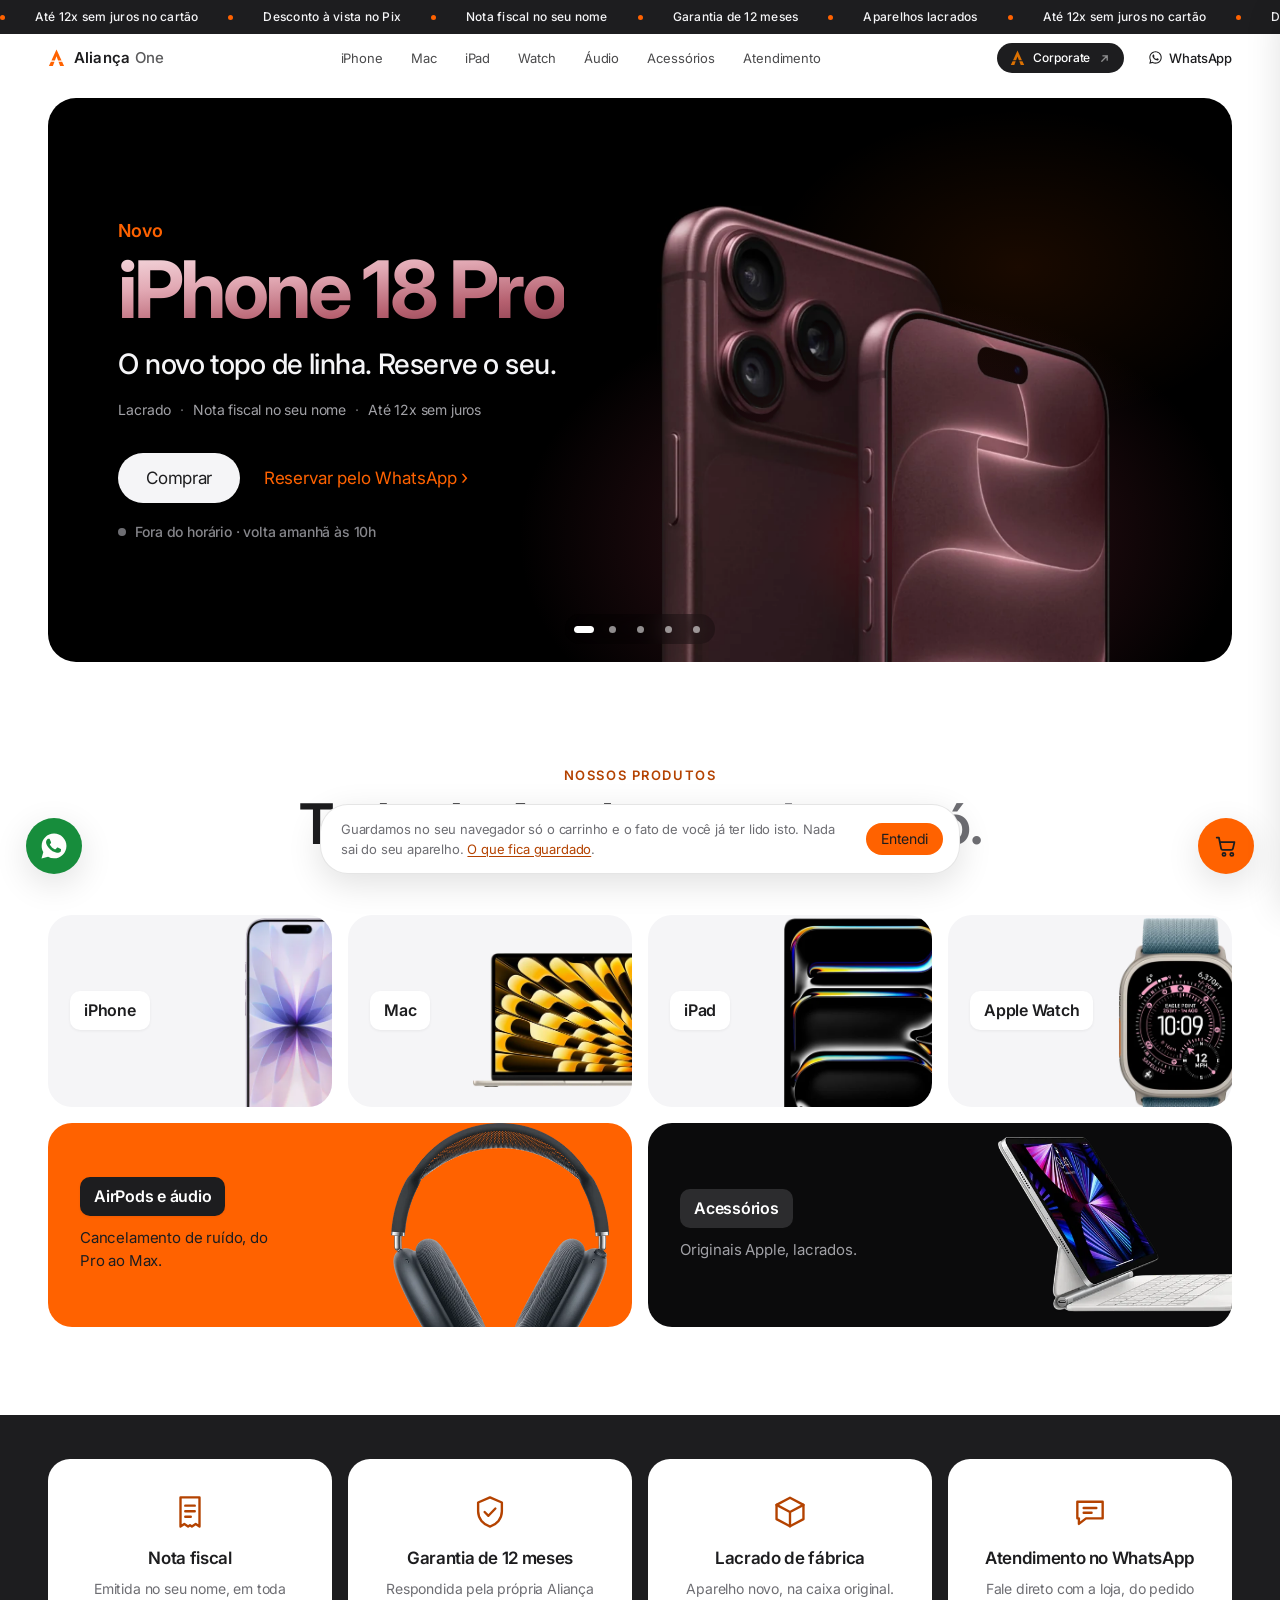
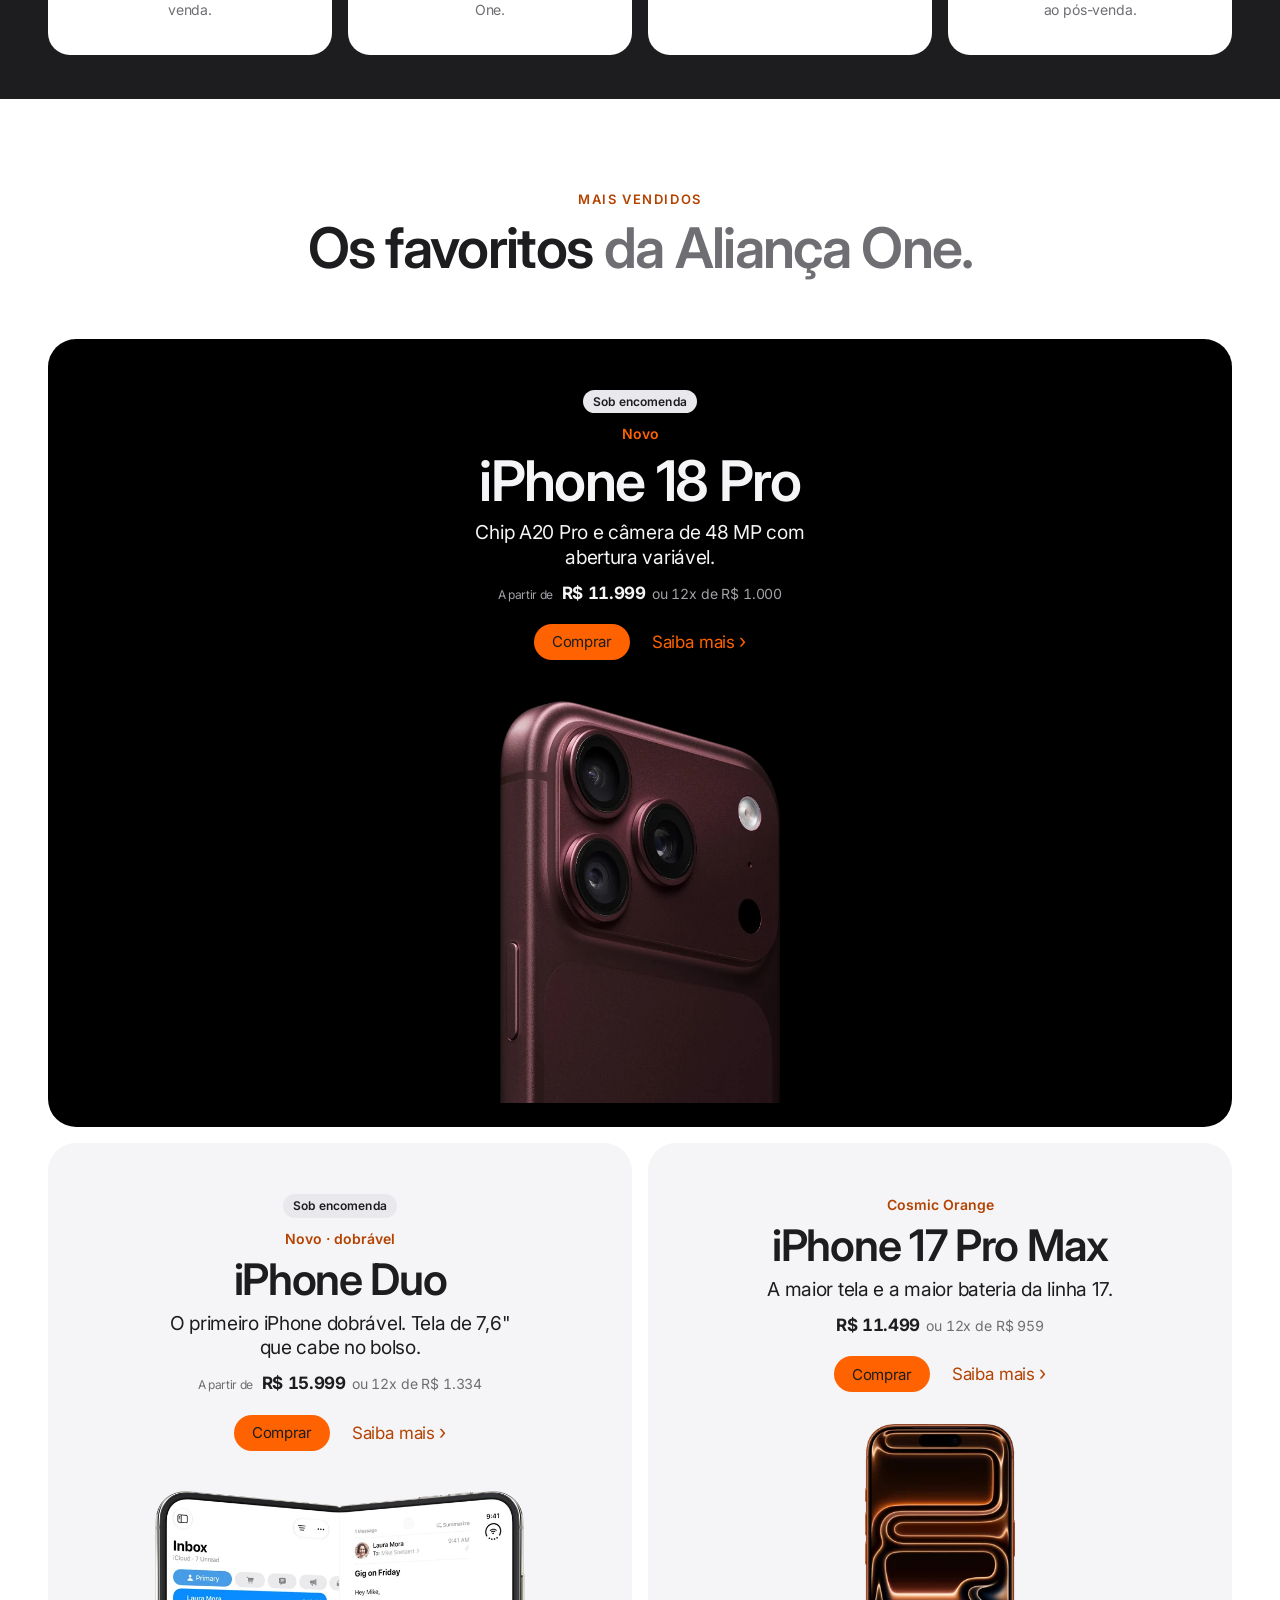
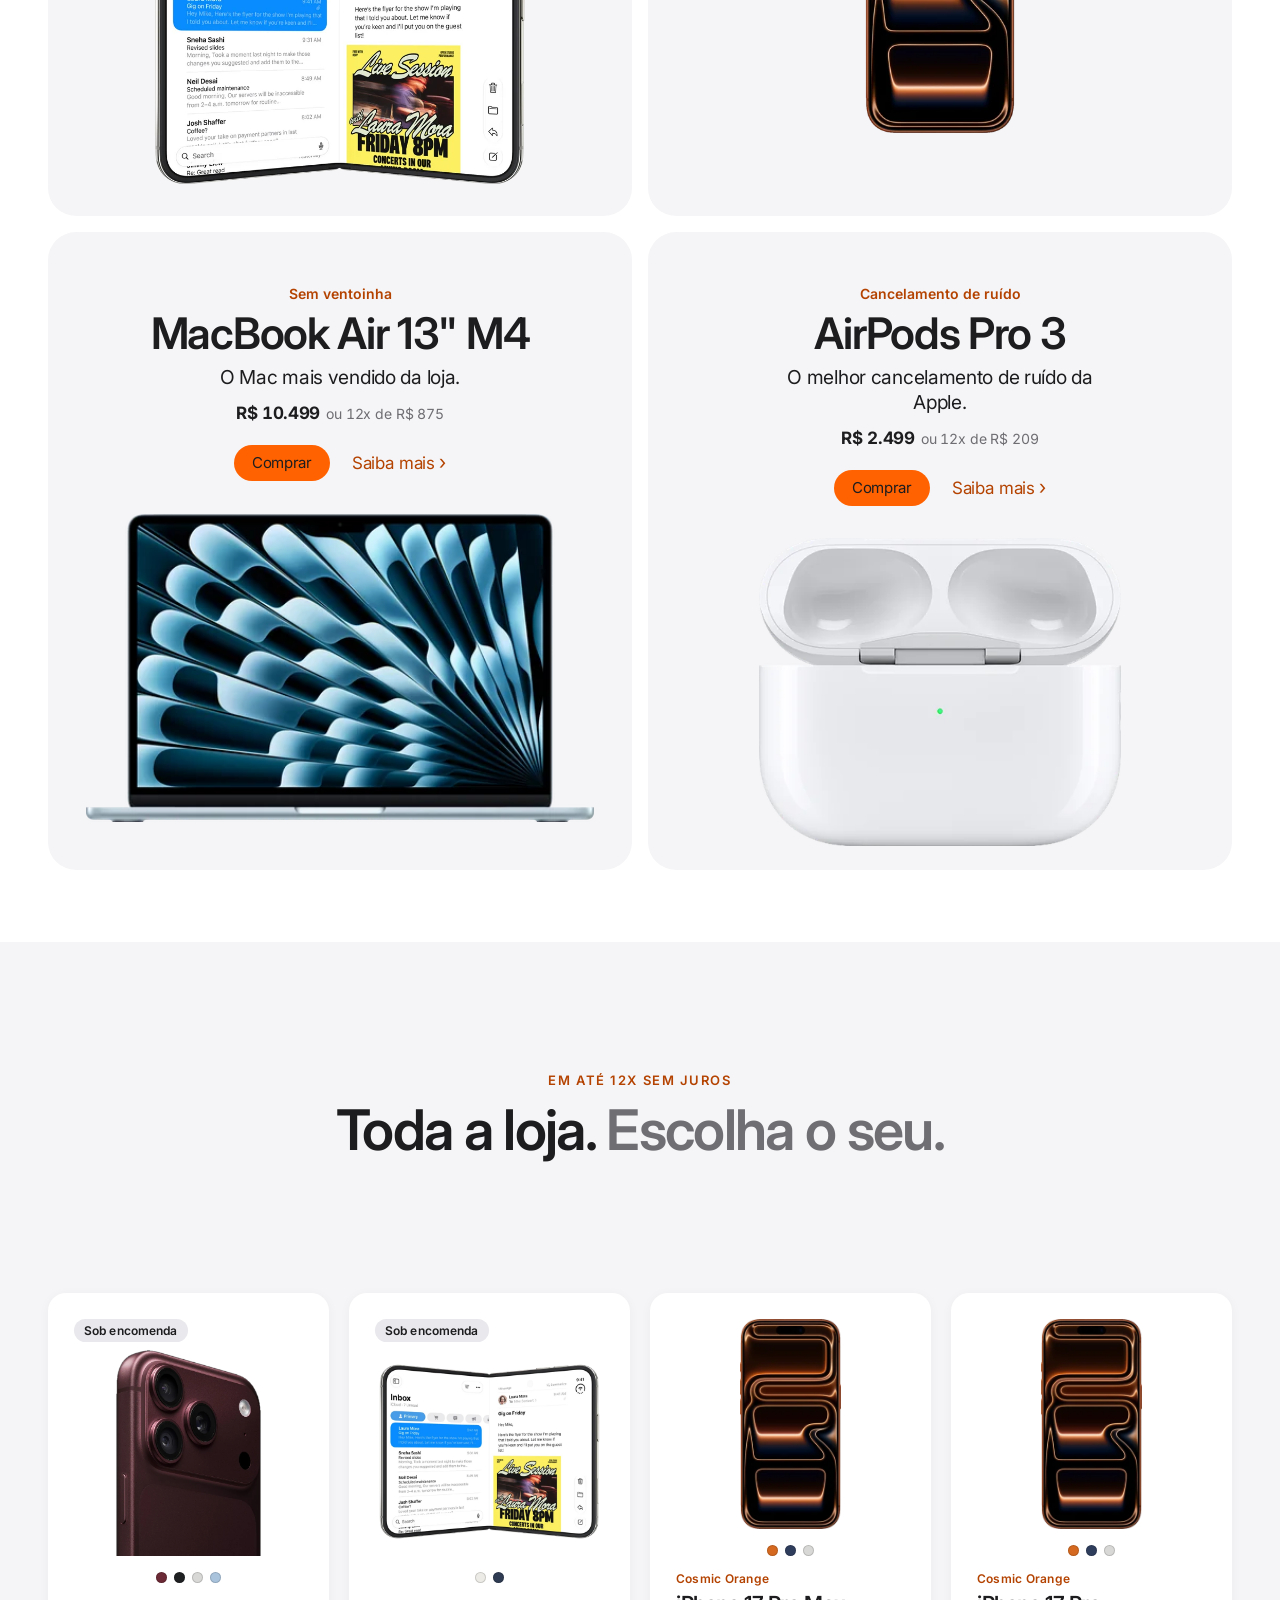
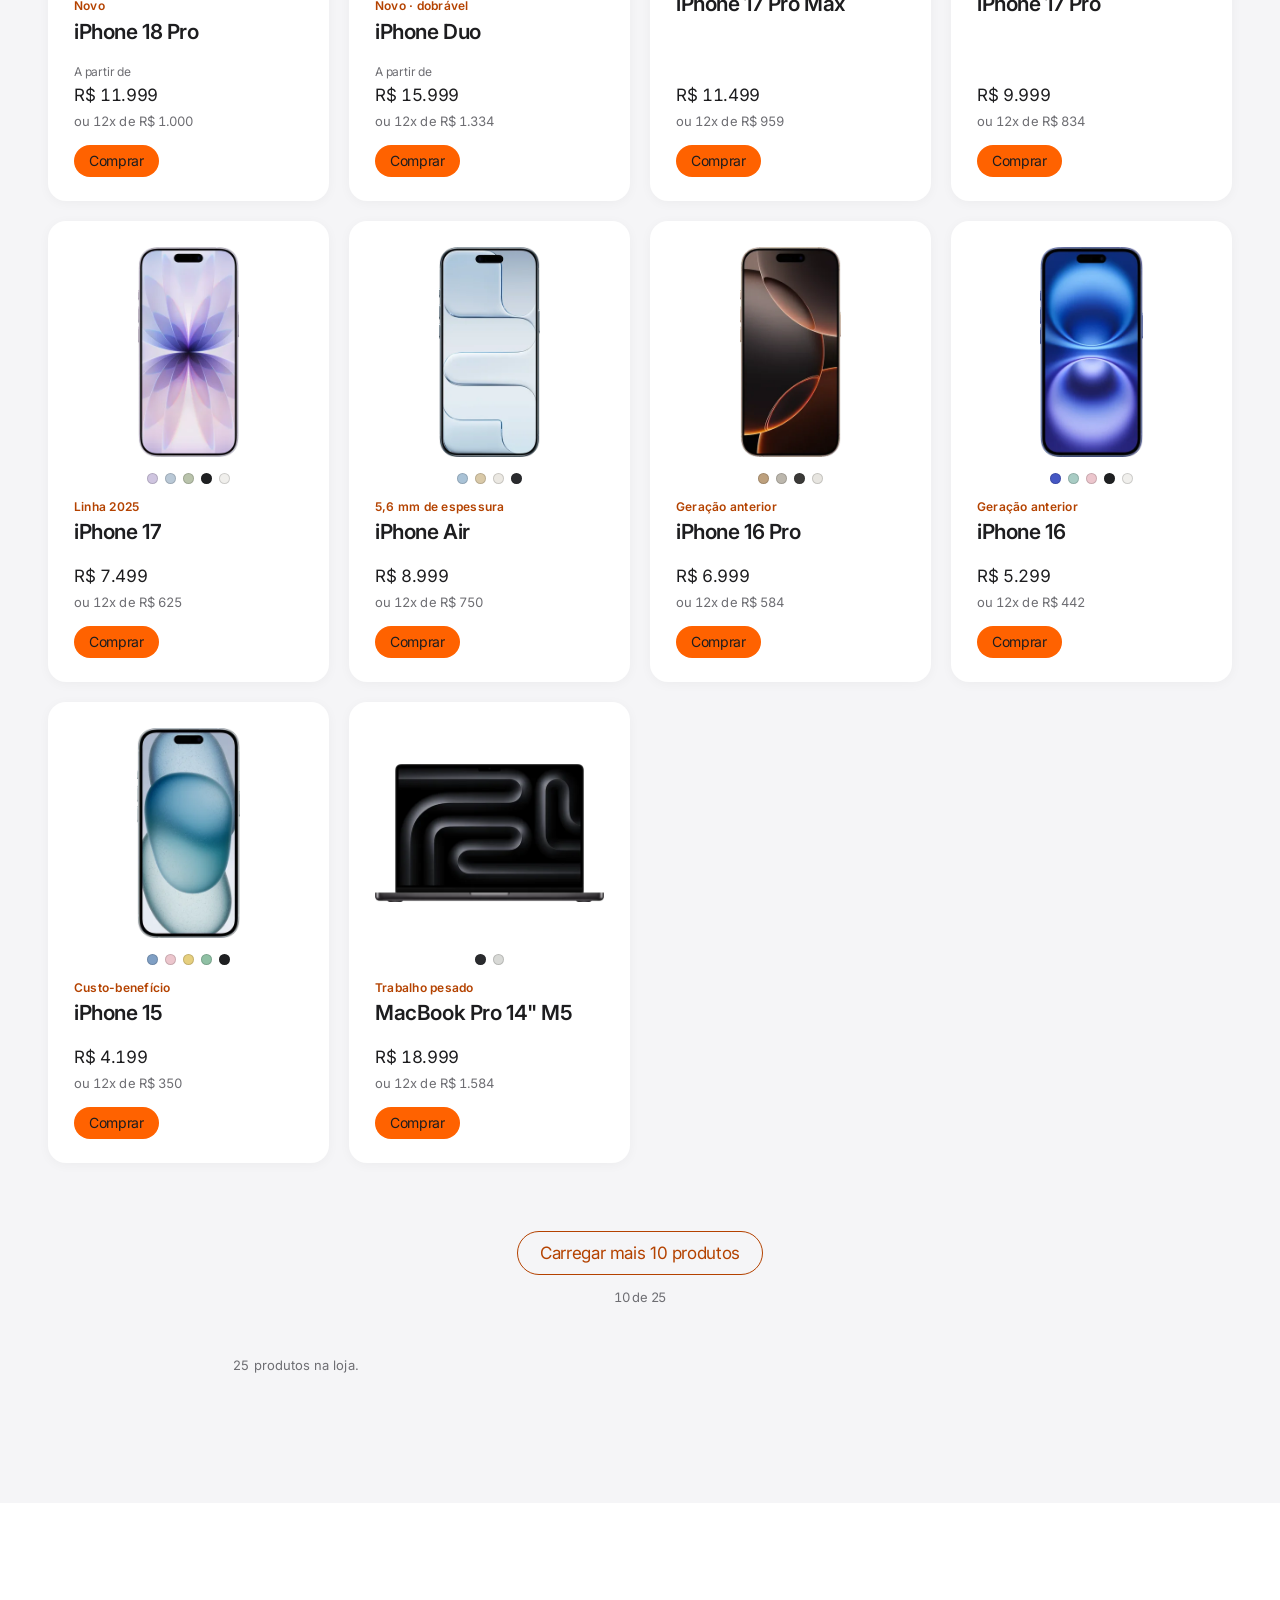
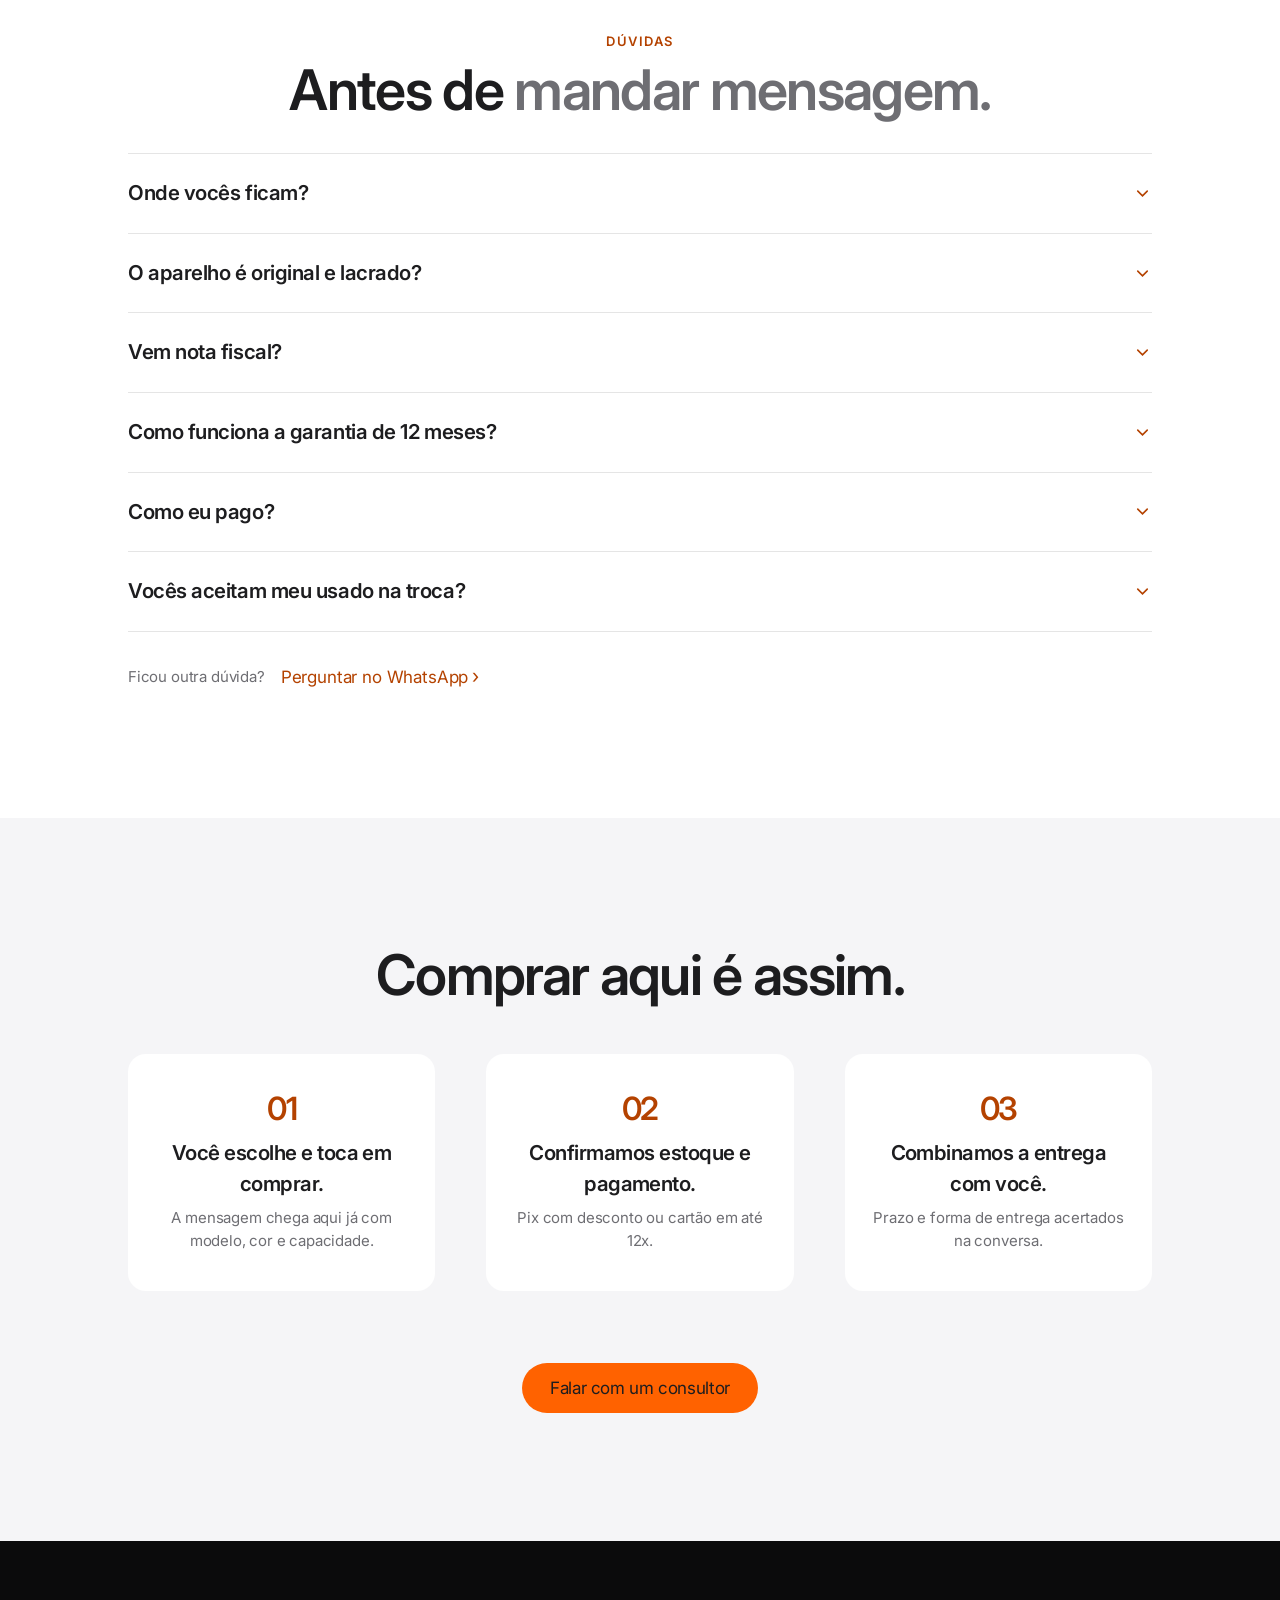
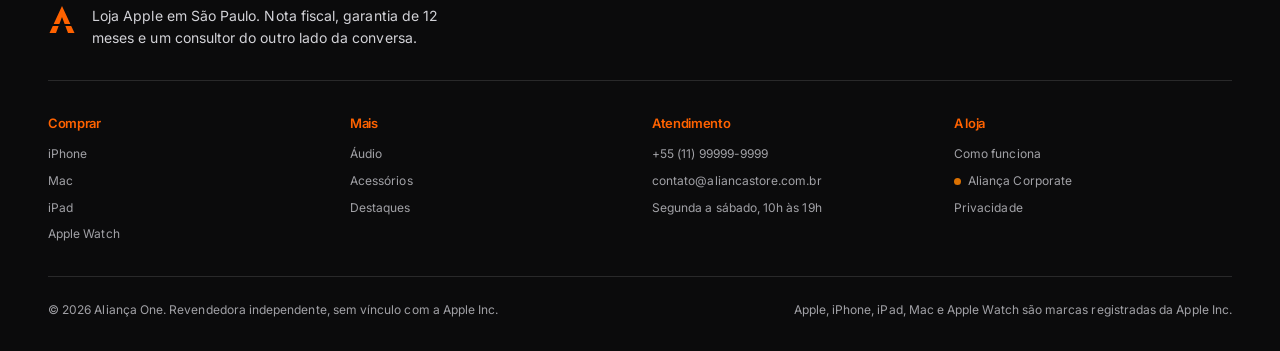
<file: index.html>
<!DOCTYPE html>
<html lang="pt-BR">
<head>
<meta charset="UTF-8">
<meta name="viewport" content="width=device-width, initial-scale=1">
<title>Aliança One — iPhone, Mac, iPad e Apple Watch</title>
<meta name="description" content="Loja Aliança One: iPhone 17, Mac, iPad, Apple Watch e AirPods com nota fiscal, garantia de 12 meses e atendimento direto no WhatsApp.">
<meta name="theme-color" content="#f5f5f7">
<meta property="og:title" content="Aliança One">
<meta property="og:description" content="A melhor forma de comprar Apple em São Paulo. Nota fiscal, garantia e um consultor no WhatsApp.">
<meta property="og:type" content="website">
<link rel="preconnect" href="https://fonts.googleapis.com">
<link rel="preconnect" href="https://fonts.gstatic.com" crossorigin>
<link rel="stylesheet" href="https://fonts.googleapis.com/css2?family=Inter:wght@400;500;600;700&display=swap">
<script>
  document.documentElement.classList.add('js');
  /* A metade da transição que pertence a esta página. Roda ANTES da
     primeira pintura: se esperasse o JS do rodapé, existiria um quadro
     com a página à mostra antes de a cortina cobrir. */
  try {
    if (sessionStorage.getItem('alianca:troca') === '1') {
      sessionStorage.removeItem('alianca:troca');
      document.documentElement.classList.add('chegando');
    }
  } catch (e) { /* navegador sem sessionStorage: entra sem cortina */ }
</script>
<script src="assets/js/loja.js"></script>
<script src="assets/js/regras.js"></script>
<script src="assets/js/evento.js"></script>
<link rel="stylesheet" href="assets/css/style.css">
<link rel="preload" as="image" href="assets/img/iphone-18-pro.webp" type="image/webp" fetchpriority="high">
<link rel="icon" href="data:image/svg+xml,<svg xmlns='http://www.w3.org/2000/svg' viewBox='0 0 64 64'><rect width='64' height='64' rx='14' fill='%23f8f4ee'/><path d='M32 4 48.67 40 37.25 40 32 26 26.75 40 15.33 40Z' fill='%23FF6200'/><path d='M13.5 44 25.25 44 20 58 7 58Z' fill='%23FF6200'/><path d='M50.5 44 38.75 44 44 58 57 58Z' fill='%23FF6200'/></svg>">
</head>
<body>

<div class="troca" id="troca" aria-hidden="true"></div>


<a class="skip" href="#conteudo">Pular para o conteúdo</a>

<!-- ============ Navegação ============ -->
<nav class="nav-topo" aria-label="Navegação principal">
  <!-- A faixa de avisos: o que a loja sempre oferece, nunca uma
       urgência inventada. Passa sozinha; quem pede menos movimento
       recebe a lista parada. -->
  <div class="faixa" aria-label="Condições da loja">
    <div class="faixa-trilho">
      <ul class="faixa-lista">
        <li>Até 12x sem juros no cartão</li>
        <li>Desconto à vista no Pix</li>
        <li>Nota fiscal no seu nome</li>
        <li>Garantia de 12 meses</li>
        <li>Aparelhos lacrados</li>
      </ul>
      <ul class="faixa-lista" aria-hidden="true">
        <li>Até 12x sem juros no cartão</li>
        <li>Desconto à vista no Pix</li>
        <li>Nota fiscal no seu nome</li>
        <li>Garantia de 12 meses</li>
        <li>Aparelhos lacrados</li>
      </ul>
    </div>
  </div>
  <div class="shell shell--larga nav-inner">
    <a class="marca" href="index.html" aria-label="Aliança One, página inicial">
      <svg class="simbolo" viewBox="4 2 56 58" aria-hidden="true" focusable="false">
        <path d="M32 4 L48.67 40 L37.25 40 L32 26 L26.75 40 L15.33 40 Z"/>
        <path d="M13.5 44 L25.25 44 L20 58 L7 58 Z"/>
        <path d="M50.5 44 L38.75 44 L44 58 L57 58 Z"/>
      </svg>
      <span class="marca-nome">Aliança<span class="marca-sub">One</span></span>
    </a>

    <div class="nav-links" id="nav-links" data-open="false">
      <a href="index.html?cat=iphone#catalogo">iPhone</a>
      <a href="index.html?cat=mac#catalogo">Mac</a>
      <a href="index.html?cat=ipad#catalogo">iPad</a>
      <a href="index.html?cat=watch#catalogo">Watch</a>
      <a href="index.html?cat=audio#catalogo">Áudio</a>
      <a href="index.html?cat=acessorios#catalogo">Acessórios</a>
      <a class="nav-destaque" href="sobre.html">Atendimento</a>
      <a class="nav-corp-menu" href="corporate.html" data-troca="#000000">
        <span class="nav-corp-menu-t">Aliança <b>Corporate</b></span>
        <span class="nav-corp-menu-s">Mac para a sua equipe, no CNPJ</span>
      </a>
      <a class="btn" data-wa="true" target="_blank" rel="noopener" href="#">Falar no WhatsApp</a>
    </div>

    <!-- A porta para o outro ramo. Ela NÃO mora na lista de
         categorias: iPhone, Mac e iPad são famílias de produto, e o
         Corporate é outra empresa. Posto entre as categorias, ele
         parecia mais um item de catálogo e sumia. Aqui ele fica no
         grupo de ações, à direita, onde moram as coisas que levam
         para fora desta loja. -->
    <a class="nav-corp" href="corporate.html" data-troca="#000000">
      <span class="nav-corp-marca" aria-hidden="true">
        <svg viewBox="4 2 56 58" focusable="false">
          <path d="M32 4 L48.67 40 L37.25 40 L32 26 L26.75 40 L15.33 40 Z"/>
          <path d="M13.5 44 L25.25 44 L20 58 L7 58 Z"/>
          <path d="M50.5 44 L38.75 44 L44 58 L57 58 Z"/>
        </svg>
      </span>
      <span>Corporate</span>
      <svg class="nav-corp-seta" width="13" height="13" viewBox="0 0 24 24" fill="none" stroke="currentColor" stroke-width="2.4" stroke-linecap="round" stroke-linejoin="round" aria-hidden="true"><path d="M7 17 17 7M9 7h8v8"/></svg>
    </a>

    <a class="nav-wa" data-wa="true" target="_blank" rel="noopener" href="#">
      <svg width="15" height="15" viewBox="0 0 24 24" fill="currentColor" aria-hidden="true"><path d="M12.04 2C6.58 2 2.13 6.45 2.13 11.91c0 1.75.46 3.45 1.32 4.95L2 22l5.25-1.38a9.9 9.9 0 0 0 4.79 1.22h.01c5.46 0 9.91-4.45 9.91-9.91 0-2.65-1.03-5.14-2.9-7.01A9.82 9.82 0 0 0 12.04 2Zm0 18.15h-.01a8.2 8.2 0 0 1-4.19-1.15l-.3-.18-3.12.82.83-3.04-.2-.31a8.19 8.19 0 0 1-1.26-4.38c0-4.54 3.7-8.24 8.25-8.24 2.2 0 4.27.86 5.83 2.42a8.19 8.19 0 0 1 2.41 5.83c0 4.54-3.7 8.24-8.24 8.24Zm4.52-6.17c-.25-.12-1.47-.72-1.69-.81-.23-.08-.39-.12-.56.13-.16.24-.64.8-.78.97-.15.16-.29.18-.53.06-.25-.13-1.05-.39-1.99-1.23-.74-.66-1.23-1.47-1.38-1.72-.14-.25-.01-.38.11-.5.11-.11.25-.29.37-.44.13-.15.17-.25.25-.41.09-.17.04-.31-.02-.43-.06-.12-.56-1.34-.76-1.84-.2-.48-.4-.42-.56-.43h-.47c-.17 0-.43.06-.66.31-.23.25-.86.85-.86 2.06s.89 2.39 1.01 2.55c.12.17 1.74 2.66 4.22 3.73.59.25 1.05.4 1.41.52.59.19 1.13.16 1.56.1.47-.07 1.47-.6 1.68-1.18.21-.58.21-1.07.14-1.18-.06-.11-.22-.17-.47-.29Z"/></svg>
      <span class="txt">WhatsApp</span>
    </a>


    <button class="nav-toggle" type="button" aria-expanded="false" aria-controls="nav-links" aria-label="Abrir menu">
      <span></span>
    </button>
  </div>
</nav>

<main id="conteudo">

<!-- ============ Capa ============ -->
<!-- Um palco que gira entre quatro cartazes, cada um com um trabalho:
     o iPhone da temporada, o Mac, as condições de pagamento e a porta
     para o Corporate. Sem autoplay para quem pede menos movimento;
     no celular, o dedo passa os cartazes. -->
<section class="palco" aria-roledescription="carrossel" aria-label="Destaques da loja">
  <div class="shell shell--larga">
    <div class="palco-janela">
      <div class="palco-trilho" id="palco-trilho">

        <!-- O cartaz de estreia: a foto oficial é recortada sobre preto
             puro, o mesmo preto do cartaz, então os aparelhos saem do
             fundo sem moldura nenhuma. -->
        <article class="cartaz cartaz--estreia" aria-roledescription="slide">
          <div class="cartaz-txt">
            <p class="cartaz-novo" data-entra>Novo</p>
            <h1 class="cartaz-titulo" data-entra><span class="titulo-metal">iPhone 18 Pro</span></h1>
            <p class="cartaz-frase" data-entra>Seu próximo iPhone, sem dúvida.</p>
            <ul class="cartaz-fatos" data-entra>
              <li>Lacrado</li><li>Nota fiscal no seu nome</li><li>Até 12x sem juros</li>
            </ul>
            <div class="cartaz-acoes" data-entra>
              <a class="btn btn--grande btn--claro" target="_blank" rel="noopener"
                 data-wa="Olá! Vim pelo site da Aliança One e quero reservar o iPhone 18 Pro.">Reservar pelo WhatsApp</a>
              <a class="seta" href="index.html?cat=iphone#catalogo">Ver iPhones</a>
            </div>
            <p class="estado" id="estado-loja" data-entra data-aberta="false">
              <span class="estado-luz" aria-hidden="true"></span>
              <span class="estado-txt"></span>
            </p>
          </div>
          <figure class="cartaz-arte">
            <picture>
              <source srcset="assets/img/iphone-18-pro.webp" type="image/webp">
              <img src="assets/img/iphone-18-pro.jpg" width="812" height="738" fetchpriority="high" decoding="async"
                   alt="Dois iPhone 18 Pro em vinho, um de costas com a câmera tripla e outro de frente com a tela acesa.">
            </picture>
          </figure>
        </article>

        <!-- Sobre o cinza da Apple (#f5f5f7), o mesmo fundo da foto. -->
        <article class="cartaz cartaz--duo" aria-roledescription="slide">
          <div class="cartaz-txt">
            <p class="cartaz-novo">Novo</p>
            <h2 class="cartaz-titulo"><span class="titulo-perola">iPhone Duo</span></h2>
            <p class="cartaz-frase">Abre. Dobra. Cabe no bolso.</p>
            <ul class="cartaz-fatos">
              <li>Lacrado</li><li>Nota fiscal no seu nome</li><li>Até 12x sem juros</li>
            </ul>
            <div class="cartaz-acoes">
              <a class="btn btn--grande" target="_blank" rel="noopener"
                 data-wa="Olá! Vim pelo site da Aliança One e quero saber do iPhone Duo.">Reservar pelo WhatsApp</a>
              <a class="seta" href="index.html?cat=iphone#catalogo">Ver iPhones</a>
            </div>
          </div>
          <figure class="cartaz-arte">
            <picture>
              <source srcset="assets/img/iphone-duo.webp" type="image/webp">
              <img src="assets/img/iphone-duo.jpg" width="620" height="492" loading="lazy" decoding="async"
                   alt="iPhone Duo branco entreaberto: de um lado a câmera dupla, do outro a tela acesa.">
            </picture>
          </figure>
        </article>

        <article class="cartaz cartaz--claro" aria-roledescription="slide" aria-label="2 de 4">
          <div class="cartaz-txt">
            <p class="cartaz-olho">MacBook Air 13" M4</p>
            <h2 class="cartaz-titulo">Leve na mochila. <em>Pesado no trabalho.</em></h2>
            <p class="cartaz-sub">Sem ventoinha, bateria para o dia inteiro e quatro cores.</p>
            <div class="cartaz-acoes">
              <a class="btn btn--grande" href="produto.html?id=macbook-air-13-m4">Ver o MacBook Air</a>
              <a class="seta" href="index.html?cat=mac#catalogo">Todos os Mac</a>
            </div>
          </div>
          <figure class="cartaz-foto">
            <img src="assets/img/produtos/macbook-air-13-m4/azul-ceu.webp" width="480" height="291" loading="lazy" decoding="async"
                 alt="MacBook Air 13 polegadas na cor Azul-céu, aberto.">
          </figure>
        </article>

        <article class="cartaz cartaz--laranja" aria-roledescription="slide" aria-label="3 de 4">
          <div class="cartaz-txt">
            <p class="cartaz-olho">Pagamento</p>
            <h2 class="cartaz-titulo">Até 12x sem juros. <em>Ou desconto no Pix.</em></h2>
            <p class="cartaz-sub">Parcele no cartão ou pague à vista no Pix com desconto.</p>
            <div class="cartaz-acoes">
              <a class="btn btn--grande btn--tinta" target="_blank" rel="noopener"
                 data-wa="Olá! Vim pelo site da Aliança One e quero saber das condições de pagamento.">Falar com um consultor</a>
            </div>
          </div>
          <figure class="cartaz-foto cartaz-foto--alta">
            <img src="assets/img/produtos/airpods-max/laranja.webp" width="433" height="480" loading="lazy" decoding="async"
                 alt="AirPods Max na cor laranja.">
          </figure>
        </article>

        <article class="cartaz cartaz--corp" aria-roledescription="slide" aria-label="4 de 4">
          <div class="cartaz-txt">
            <p class="cartaz-olho">Aliança Corporate</p>
            <h2 class="cartaz-titulo">Mac para a sua equipe, <em>no CNPJ.</em></h2>
            <p class="cartaz-sub">Lotes, nota fiscal da empresa e um consultor só para a conta.</p>
            <div class="cartaz-acoes">
              <a class="btn btn--grande" href="corporate.html" data-troca="#000000">Conhecer o Corporate</a>
            </div>
          </div>
          <figure class="cartaz-foto">
            <img src="assets/img/corporate-macbook-pro.webp" width="1800" height="1087" loading="lazy" decoding="async"
                 alt="MacBook Pro aberto, visto de frente.">
          </figure>
        </article>

      </div>

      <button class="palco-seta palco-seta--ant" type="button" aria-controls="palco-trilho" aria-label="Cartaz anterior"><svg width="18" height="18" viewBox="0 0 24 24" fill="none" stroke="currentColor" stroke-width="2.2" stroke-linecap="round" stroke-linejoin="round" aria-hidden="true"><path d="m15 18-6-6 6-6"/></svg></button>
      <button class="palco-seta palco-seta--prox" type="button" aria-controls="palco-trilho" aria-label="Próximo cartaz"><svg width="18" height="18" viewBox="0 0 24 24" fill="none" stroke="currentColor" stroke-width="2.2" stroke-linecap="round" stroke-linejoin="round" aria-hidden="true"><path d="m9 18 6-6-6-6"/></svg></button>
      <div class="palco-pontos" role="group" aria-label="Escolher cartaz"></div>
    </div>
  </div>
</section>

<!-- ============ Categorias ============ -->
<section class="vitrines" aria-labelledby="vitrines-titulo">
  <div class="shell shell--larga">
    <div class="sec-topo" data-reveal data-secao="vitrines">
      <p class="sec-olho">Nossos produtos</p>
      <h2 class="t-xl" id="vitrines-titulo">Tudo da Apple, <em class="rampa">num lugar só.</em></h2>
    </div>

    <div class="vitrines-grade">
      <a class="vitrine" href="index.html?cat=iphone#catalogo" data-reveal>
        <span class="vitrine-nome">iPhone</span>
        <img src="assets/img/produtos/iphone-17/lavanda.webp" alt="" loading="lazy" width="232" height="480">
      </a>
      <a class="vitrine" href="index.html?cat=mac#catalogo" data-reveal style="--delay:60ms">
        <span class="vitrine-nome">Mac</span>
        <img class="vitrine-img--larga" src="assets/img/produtos/macbook-air-13-m4/estelar.webp" alt="" loading="lazy" width="480" height="291">
      </a>
      <a class="vitrine" href="index.html?cat=ipad#catalogo" data-reveal style="--delay:120ms">
        <span class="vitrine-nome">iPad</span>
        <img src="assets/img/produtos/ipad-pro-13-m5/prateado.webp" alt="" loading="lazy" width="368" height="480">
      </a>
      <a class="vitrine" href="index.html?cat=watch#catalogo" data-reveal style="--delay:180ms">
        <span class="vitrine-nome">Apple Watch</span>
        <img src="assets/img/produtos/watch-ultra-3/titanio-natural.webp" alt="" loading="lazy" width="293" height="480">
      </a>
      <a class="vitrine vitrine--larga vitrine--laranja" href="index.html?cat=audio#catalogo" data-reveal>
        <span class="vitrine-nome">AirPods e áudio</span>
        <span class="vitrine-sub">Cancelamento de ruído, do Pro ao Max.</span>
        <img src="assets/img/produtos/airpods-max/meia-noite.webp" alt="" loading="lazy" width="433" height="480">
      </a>
      <a class="vitrine vitrine--larga vitrine--noite" href="index.html?cat=acessorios#catalogo" data-reveal style="--delay:60ms">
        <span class="vitrine-nome">Acessórios</span>
        <span class="vitrine-sub">Originais Apple, lacrados.</span>
        <img src="assets/img/produtos/magic-keyboard-ipad/preto.webp" alt="" loading="lazy">
      </a>
    </div>
  </div>
</section>

<!-- ============ Selos ============ -->
<!-- Os quatro fatos que respondem "e se for golpe?", em cartões
     brancos sobre o chão escuro. -->
<section class="selos" aria-label="Por que comprar aqui">
  <div class="shell shell--larga">
    <ul class="selos-grade">
      <li data-reveal>
        <svg viewBox="0 0 24 24" aria-hidden="true"><path pathLength="1" d="M6 2.8h12v18.4l-2.4-1.6-2.4 1.6-1.2-.8-1.2.8-2.4-1.6L6 21.2Z"/><path pathLength="1" d="M9 8h6M9 11.5h6M9 15h3.5"/></svg>
        <h3>Nota fiscal</h3>
        <p>Emitida no seu nome, em toda venda.</p>
      </li>
      <li data-reveal style="--delay:60ms">
        <svg viewBox="0 0 24 24" aria-hidden="true"><path pathLength="1" d="M12 2.8 19.5 6v5.6c0 4.6-3.2 8.3-7.5 9.6-4.3-1.3-7.5-5-7.5-9.6V6Z"/><path pathLength="1" d="m8.6 12 2.4 2.4 4.4-4.6"/></svg>
        <h3>Garantia de 12 meses</h3>
        <p>Respondida pela própria Aliança One.</p>
      </li>
      <li data-reveal style="--delay:120ms">
        <svg viewBox="0 0 24 24" aria-hidden="true"><path pathLength="1" d="M3.5 7.5 12 3l8.5 4.5v9L12 21l-8.5-4.5Z"/><path pathLength="1" d="m3.5 7.5 8.5 4.5 8.5-4.5M12 12v9"/></svg>
        <h3>Lacrado de fábrica</h3>
        <p>Aparelho novo, na caixa original.</p>
      </li>
      <li data-reveal style="--delay:180ms">
        <svg viewBox="0 0 24 24" aria-hidden="true"><path pathLength="1" d="M4 5.5h16v10.5H9.5L5 19.5V16H4Z"/><path pathLength="1" d="M8 9.5h8M8 12.5h5"/></svg>
        <h3>Atendimento no WhatsApp</h3>
        <p>Fale direto com a loja, do pedido ao pós-venda.</p>
      </li>
    </ul>
  </div>
</section>

<!-- ============ Destaques ============ -->
<section class="destaques" id="destaques">
  <div class="shell shell--larga">
    <div class="sec-topo" data-reveal data-secao="destaques">
      <p class="sec-olho">Os mais procurados</p>
      <h2 class="t-xl">Os principais. <em class="rampa">Com a confiança da Aliança One.</em></h2>
    </div>

    <div class="grade-destaques" id="grade-destaques"></div>
  </div>
</section>

<!-- ============ Catálogo ============ -->
<section class="catalogo" id="catalogo">
  <div class="shell shell--larga">
    <div class="sec-topo" data-reveal data-secao="catalogo">
      <p class="sec-olho">Em até 12x sem juros</p>
      <h2 class="t-xl">Toda a loja. <em class="rampa">Escolha o seu.</em></h2>
    </div>

    <div class="filtros" data-reveal>
      <div class="chips" id="chips" role="group" aria-label="Filtrar por categoria"></div>
      <div class="busca">
        <svg width="16" height="16" viewBox="0 0 24 24" fill="none" stroke="currentColor" stroke-width="2" stroke-linecap="round" aria-hidden="true"><circle cx="11" cy="11" r="7"/><path d="m20 20-3.5-3.5"/></svg>
        <label class="sr-only" for="busca">Procurar produto</label>
        <input id="busca" type="search" placeholder="Procurar" autocomplete="off">
      </div>
    </div>

    <div class="lista" id="lista-produtos"></div>
    <p class="contagem" id="contagem" role="status" aria-live="polite"></p>
  </div>
</section>

<!-- ============ Perguntas ============ -->
<section class="perguntas" id="perguntas">
  <div class="shell">
    <div class="sec-topo" data-reveal data-secao="perguntas">
      <p class="sec-olho">Dúvidas</p>
      <h2 class="t-xl">Antes de <em class="rampa">mandar mensagem.</em></h2>
    </div>

    <div class="acordeao" id="acordeao"></div>

    <p class="perguntas-fim" data-reveal>
      Ficou outra dúvida?
      <a class="seta" data-wa="Olá! Vim pelo site da Aliança One e fiquei com uma dúvida antes de comprar."
         target="_blank" rel="noopener" href="#">Perguntar no WhatsApp</a>
    </p>
  </div>
</section>

<!-- ============ Instagram ============ -->
<section class="insta" data-instagram-bloco>
  <div class="shell">
    <div class="insta-grade">
      <div data-reveal>
        <p class="olho">Instagram</p>
        <h2 class="t-xl">O estoque do dia mora lá.</h2>
        <p class="insta-txt">Todo aparelho que chega é postado. É onde você vê o que
          temos hoje, quem recebeu ontem e a cara de quem vai te atender — que é a
          prova que a gente tem para dar, e a que você deveria cobrar.</p>
      </div>

      <a class="insta-cartao" data-instagram href="#" target="_blank" rel="noopener" data-reveal>
        <svg viewBox="0 0 24 24" fill="none" stroke="currentColor" stroke-width="1.6" aria-hidden="true">
          <rect x="3" y="3" width="18" height="18" rx="5.4"/>
          <circle cx="12" cy="12" r="4.1"/>
          <circle cx="17.4" cy="6.6" r="1.2" fill="currentColor" stroke="none"/>
        </svg>
        <span class="insta-arroba" data-arroba>Instagram</span>
        <span class="insta-acao">Ver o perfil</span>
      </a>
    </div>
  </div>
</section>

<!-- ============ Compromissos ============ -->
<section class="compromissos">
  <div class="shell">
    <h2 class="t-xl" data-reveal>Comprar aqui é assim.</h2>

    <div class="compromissos-grade">
      <div data-reveal>
        <span class="n" aria-hidden="true">01</span>
        <h3>Você escolhe e toca em comprar.</h3>
        <p>A mensagem chega aqui já com modelo, cor e capacidade.</p>
      </div>
      <div data-reveal style="--delay:80ms">
        <span class="n" aria-hidden="true">02</span>
        <h3>Confirmamos estoque e pagamento.</h3>
        <p>Pix com desconto ou cartão em até 12x.</p>
      </div>
      <div data-reveal style="--delay:160ms">
        <span class="n" aria-hidden="true">03</span>
        <h3>Combinamos a entrega com você.</h3>
        <p>Prazo e forma de entrega acertados na conversa.</p>
      </div>
    </div>

    <div class="compromissos-cta" data-reveal>
      <a class="btn btn--grande" data-wa="true" target="_blank" rel="noopener" href="#">Falar com um consultor</a>
    </div>
  </div>
</section>

</main>

<!-- ============ Rodapé ============ -->
<footer class="rodape">
  <div class="shell shell--larga">
      <div class="rodape-marca">
        <svg class="simbolo" viewBox="4 2 56 58" aria-hidden="true" focusable="false">
          <path d="M32 4 L48.67 40 L37.25 40 L32 26 L26.75 40 L15.33 40 Z"/>
          <path d="M13.5 44 L25.25 44 L20 58 L7 58 Z"/>
          <path d="M50.5 44 L38.75 44 L44 58 L57 58 Z"/>
        </svg>
        <p>Loja Apple em São Paulo. Nota fiscal, garantia de 12 meses e um consultor
          do outro lado da conversa.</p>
      </div>

    <div class="rodape-cols">
      <div>
        <h4>Comprar</h4>
        <ul>
          <li><a href="index.html?cat=iphone#catalogo">iPhone</a></li>
          <li><a href="index.html?cat=mac#catalogo">Mac</a></li>
          <li><a href="index.html?cat=ipad#catalogo">iPad</a></li>
          <li><a href="index.html?cat=watch#catalogo">Apple Watch</a></li>
        </ul>
      </div>
      <div>
        <h4>Mais</h4>
        <ul>
          <li><a href="index.html?cat=audio#catalogo">Áudio</a></li>
          <li><a href="index.html?cat=acessorios#catalogo">Acessórios</a></li>
          <li><a href="index.html#destaques">Destaques</a></li>
        </ul>
      </div>
      <div>
        <h4>Atendimento</h4>
        <ul>
          <li><a data-wa="true" target="_blank" rel="noopener" href="#"><span data-telefone>WhatsApp</span></a></li>
          <li data-campo="email"></li>
          <li data-campo="horario"></li>
        </ul>
      </div>
      <div>
        <h4>A loja</h4>
        <ul>
          <li data-instagram-bloco><a data-instagram href="#" target="_blank" rel="noopener"><span data-arroba>Instagram</span></a></li>
          <li><a href="sobre.html">Como funciona</a></li>
          <li><a class="rodape-corp" href="corporate.html" data-troca="#000000">Aliança Corporate</a></li>
          <li><a href="privacidade.html">Privacidade</a></li>
        </ul>
      </div>
    </div>

    <div class="rodape-fim">
      <p>© <span id="ano"></span> Aliança One. Revendedora independente, sem vínculo com a Apple Inc.</p>
      <p>Apple, iPhone, iPad, Mac e Apple Watch são marcas registradas da Apple Inc.</p>
    </div>
  </div>
</footer>

<!-- ============ Sacola ============ -->
<div class="carrinho" id="carrinho" data-aberto="false">
  <div class="carrinho-veu" data-fechar-carrinho></div>

  <aside class="carrinho-folha" role="dialog" aria-modal="true" aria-labelledby="carrinho-titulo" aria-hidden="true">
    <header class="carrinho-topo">
      <h2 id="carrinho-titulo">Seu carrinho</h2>
      <button class="carrinho-x" type="button" data-fechar-carrinho aria-label="Fechar o carrinho">
        <svg width="15" height="15" viewBox="0 0 24 24" fill="none" stroke="currentColor" stroke-width="2.2" stroke-linecap="round" aria-hidden="true"><path d="M6 6l12 12M18 6L6 18"/></svg>
      </button>
    </header>

    <div class="carrinho-corpo" id="carrinho-itens"></div>

    <footer class="carrinho-fim" id="carrinho-fim" hidden>
      <div class="carrinho-total">
        <span>Total à vista</span>
        <b id="carrinho-total"></b>
      </div>
      <p class="carrinho-parcelado" id="carrinho-parcelado"></p>
      <a class="btn btn--grande btn--largo" id="carrinho-enviar" href="checkout.html">
        Finalizar compra
      </a>
    </footer>
  </aside>
</div>

<!-- ============ Aviso de armazenamento ============ -->
<div class="aviso" id="aviso" hidden>
  <p class="aviso-txt">Guardamos no seu navegador só o carrinho e o fato de você já ter lido
    isto. Nada sai do seu aparelho. <a href="privacidade.html">O que fica guardado</a>.</p>
  <button class="btn btn--peq" type="button" id="aviso-ok">Entendi</button>
</div>

<!-- ============ Carrinho ============ -->
<button class="fab-sacola" type="button" aria-expanded="false" aria-controls="carrinho"
        aria-label="Abrir o carrinho, vazio" data-itens="0">
  <span class="fab-icone" aria-hidden="true">
    <svg viewBox="0 0 24 24" fill="none" stroke="currentColor" stroke-width="1.7" stroke-linecap="round" stroke-linejoin="round">
      <path d="M2.6 3.4h2.1l2.1 10.5a1.6 1.6 0 0 0 1.6 1.3h8.2a1.6 1.6 0 0 0 1.6-1.2l1.4-6.1H5.7"/>
      <circle cx="9.6" cy="19.6" r="1.5"/>
      <circle cx="17.1" cy="19.6" r="1.5"/>
    </svg>
  </span>
  <span class="fab-sacola-n" aria-hidden="true">0</span>
</button>

<!-- ============ WhatsApp ============ -->
<a class="wa" href="#" target="_blank" rel="noopener" aria-label="Falar com a Aliança One no WhatsApp">
  <svg viewBox="0 0 24 24" fill="currentColor" aria-hidden="true"><path d="M12.04 2C6.58 2 2.13 6.45 2.13 11.91c0 1.75.46 3.45 1.32 4.95L2 22l5.25-1.38a9.9 9.9 0 0 0 4.79 1.22h.01c5.46 0 9.91-4.45 9.91-9.91 0-2.65-1.03-5.14-2.9-7.01A9.82 9.82 0 0 0 12.04 2Zm5.52 13.98c-.25.7-1.45 1.34-2.02 1.42-.52.08-1.17.11-1.89-.12-.43-.14-.99-.32-1.7-.63-2.99-1.29-4.94-4.3-5.09-4.5-.15-.2-1.22-1.62-1.22-3.09 0-1.47.77-2.19 1.04-2.49.27-.3.59-.37.79-.37h.57c.18 0 .43-.07.67.51.25.6.84 2.07.91 2.22.07.15.12.32.02.52-.1.2-.15.32-.3.5-.15.17-.31.39-.44.52-.15.15-.3.31-.13.6.17.3.76 1.25 1.63 2.03 1.12 1 2.07 1.31 2.36 1.46.3.15.47.12.64-.07.17-.2.74-.86.94-1.16.2-.3.4-.25.67-.15.27.1 1.72.81 2.02.96.3.15.5.22.57.35.07.12.07.72-.18 1.42Z"/></svg>
</a>

<script src="assets/js/data.js"></script>
<script src="assets/js/catalogo.js"></script>
<script src="assets/js/site.js"></script>
<script src="assets/js/aparelho.js"></script>
<script src="assets/js/gesto.js"></script>
<script src="assets/js/transicao.js"></script>
<script src="assets/js/app.js"></script>
<script src="assets/js/carrinho.js"></script>
</body>
</html>
</file>
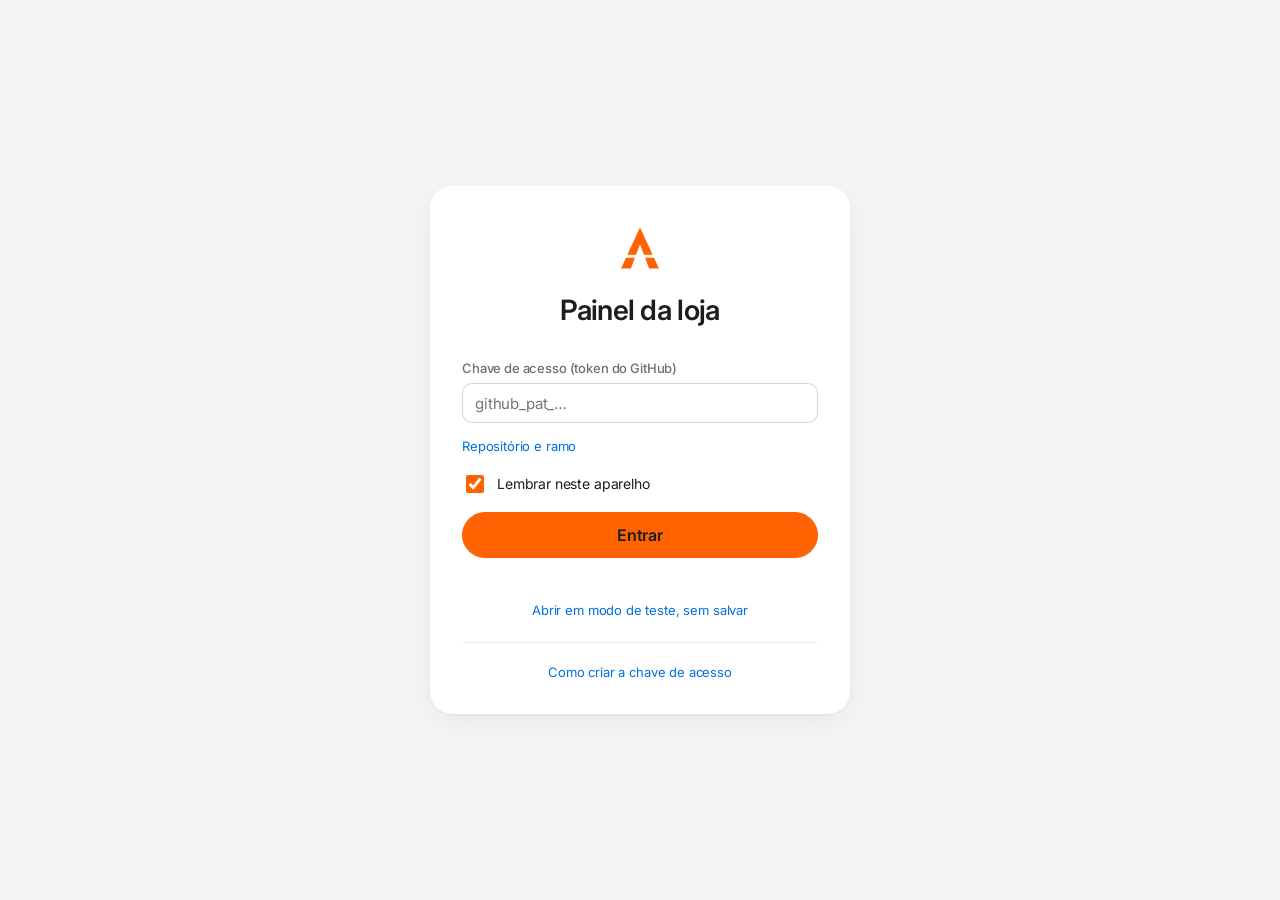
<file: admin.html>
<!DOCTYPE html>
<html lang="pt-BR">
<head>
<meta charset="UTF-8">
<meta name="viewport" content="width=device-width, initial-scale=1">
<meta name="robots" content="noindex, nofollow">
<title>Painel — Aliança One</title>
<meta name="theme-color" content="#f5f5f7">
<link rel="preconnect" href="https://fonts.googleapis.com">
<link rel="preconnect" href="https://fonts.gstatic.com" crossorigin>
<link rel="stylesheet" href="https://fonts.googleapis.com/css2?family=Inter:wght@400;500;600;700&display=swap">
<link rel="stylesheet" href="assets/css/admin.css">
<link rel="icon" href="data:image/svg+xml,<svg xmlns='http://www.w3.org/2000/svg' viewBox='0 0 64 64'><rect width='64' height='64' rx='14' fill='%231d1d1f'/><path d='M32 4 48.67 40 37.25 40 32 26 26.75 40 15.33 40Z' fill='%23FF6200'/><path d='M13.5 44 25.25 44 20 58 7 58Z' fill='%23FF6200'/><path d='M50.5 44 38.75 44 44 58 57 58Z' fill='%23FF6200'/></svg>">
</head>
<body>

<!-- ============ Entrada ============ -->
<section class="entrada" id="entrada">
  <div class="entrada-cartao">
    <svg class="entrada-marca" viewBox="4 2 56 58" aria-hidden="true">
      <path d="M32 4 L48.67 40 L37.25 40 L32 26 L26.75 40 L15.33 40 Z"/>
      <path d="M13.5 44 L25.25 44 L20 58 L7 58 Z"/>
      <path d="M50.5 44 L38.75 44 L44 58 L57 58 Z"/>
    </svg>
    <h1>Painel da loja</h1>

    <form id="form-entrada" autocomplete="off">
      <label class="campo">
        <span>Chave de acesso (token do GitHub)</span>
        <input id="in-token" type="password" required placeholder="github_pat_…" spellcheck="false">
      </label>

      <details class="entrada-mais">
        <summary>Repositório e ramo</summary>
        <div class="grade-2">
          <label class="campo">
            <span>Repositório</span>
            <input id="in-repo" type="text" placeholder="dono/repositorio" spellcheck="false">
          </label>
          <label class="campo">
            <span>Ramo publicado</span>
            <input id="in-ramo" type="text" placeholder="main" spellcheck="false">
          </label>
        </div>
      </details>

      <label class="check">
        <input id="in-lembrar" type="checkbox" checked>
        <span>Lembrar neste aparelho</span>
      </label>

      <button class="btn btn--cheio btn--largo" type="submit">Entrar</button>
      <p class="entrada-erro" id="entrada-erro" role="alert"></p>
    </form>

    <button class="link" type="button" id="btn-teste">Abrir em modo de teste, sem salvar</button>

    <details class="ajuda">
      <summary>Como criar a chave de acesso</summary>
      <ol>
        <li>Entre no GitHub e abra <b>Settings → Developer settings → Personal access tokens → Fine-grained tokens</b>.</li>
        <li>Toque em <b>Generate new token</b>. Dê um nome, como “Painel da loja”, e escolha a validade.</li>
        <li>Em <b>Repository access</b>, marque <b>Only select repositories</b> e escolha o repositório do site.</li>
        <li>Em <b>Permissions → Repository permissions</b>, coloque <b>Contents</b> em <b>Read and write</b>.</li>
        <li>Gere, copie e cole aqui. A chave fica só neste navegador.</li>
      </ol>
    </details>
  </div>
</section>

<!-- ============ Painel ============ -->
<div class="painel" id="painel" hidden>

  <header class="topo">
    <div class="topo-inner">
      <a class="topo-marca" href="index.html" target="_blank" rel="noopener" title="Abrir o site">
        <svg viewBox="4 2 56 58" aria-hidden="true">
          <path d="M32 4 L48.67 40 L37.25 40 L32 26 L26.75 40 L15.33 40 Z"/>
          <path d="M13.5 44 L25.25 44 L20 58 L7 58 Z"/>
          <path d="M50.5 44 L38.75 44 L44 58 L57 58 Z"/>
        </svg>
        <span>Aliança One <b>Painel</b></span>
      </a>
      <span class="topo-modo" id="topo-modo"></span>
      <div class="topo-acoes">
        <a class="link" href="index.html" target="_blank" rel="noopener">Ver site</a>
        <button class="link" type="button" id="btn-sair">Sair</button>
      </div>
    </div>
  </header>

  <main class="conteudo">
    <nav class="abas" role="tablist" aria-label="Seções do painel">
      <span class="abas-indicador" aria-hidden="true"></span>
      <button role="tab" type="button" data-aba="produtos" aria-selected="true">Produtos</button>
      <button role="tab" type="button" data-aba="ofertas" aria-selected="false">Ofertas e eventos</button>
      <button role="tab" type="button" data-aba="site" aria-selected="false">Site</button>
      <button role="tab" type="button" data-aba="checkout" aria-selected="false">Checkout</button>
      <button role="tab" type="button" data-aba="precos" aria-selected="false">Preço automático</button>
    </nav>

    <!-- ============ Produtos ============ -->
    <section class="aba" id="aba-produtos" role="tabpanel">
      <div class="cabeca">
        <div>
          <h1>Produtos</h1>
          <p class="cabeca-sub" id="cabeca-sub"></p>
        </div>
        <div class="cabeca-acoes">
          <button class="btn" type="button" id="btn-biblioteca">Adicionar da biblioteca</button>
          <button class="btn btn--cheio" type="button" id="btn-novo">
            <svg width="14" height="14" viewBox="0 0 24 24" fill="none" stroke="currentColor" stroke-width="2.6" stroke-linecap="round" aria-hidden="true"><path d="M12 5v14M5 12h14"/></svg>
            Novo produto
          </button>
        </div>
      </div>

      <section class="numeros" id="numeros" aria-label="Resumo do catálogo"></section>

      <section class="caixa">
        <div class="ferramentas">
          <div class="segmentos" id="filtro-cat" role="group" aria-label="Categoria"></div>
          <div class="ferramentas-dir">
            <label class="busca">
              <svg width="15" height="15" viewBox="0 0 24 24" fill="none" stroke="currentColor" stroke-width="2" stroke-linecap="round" aria-hidden="true"><circle cx="11" cy="11" r="7"/><path d="m20 20-3.5-3.5"/></svg>
              <span class="sr-only">Procurar</span>
              <input id="busca" type="search" placeholder="Procurar produto">
            </label>
            <button class="btn" type="button" id="btn-reajuste">Reajustar preços</button>
          </div>
        </div>

        <div class="tabela-rolo">
          <table class="tabela">
            <thead>
              <tr>
                <th class="c-ordem"><span class="sr-only">Ordem</span></th>
                <th>Produto</th>
                <th class="c-cat">Categoria</th>
                <th class="c-preco">Preço (R$)</th>
                <th class="c-oferta">Oferta</th>
                <th class="c-dest">No site</th>
                <th class="c-dest">Destaque</th>
                <th class="c-acoes"><span class="sr-only">Ações</span></th>
              </tr>
            </thead>
            <tbody id="linhas"></tbody>
          </table>
        </div>
        <p class="vazio" id="vazio" hidden>Nenhum produto encontrado.</p>
      </section>

    </section>

    <!-- ============ Ofertas e eventos ============ -->
    <section class="aba" id="aba-ofertas" role="tabpanel" hidden>
      <div class="cabeca">
        <div>
          <h1>Ofertas e eventos</h1>
        </div>
      </div>

      <div class="no-ar" id="no-ar"></div>

      <section class="bloco">
        <div class="bloco-topo">
          <h2>Eventos</h2>
          <button class="btn btn--cheio" type="button" id="btn-novo-evento">+ Novo evento</button>
        </div>
        <div class="eventos" id="eventos"></div>
      </section>

      <section class="bloco">
        <div class="bloco-topo"><h2>Oferta em lote</h2></div>
        <form class="lote" id="form-lote">
          <label class="campo"><span>Produtos</span>
            <select name="escopo" id="lote-escopo"></select></label>
          <label class="campo"><span>Desconto</span>
            <span class="junto">
              <input name="valor" type="number" min="0" step="1" value="10" required>
              <select name="tipo"><option value="%">%</option><option value="R$">R$</option></select>
            </span></label>
          <label class="campo"><span>De</span><input name="inicio" type="date"></label>
          <label class="campo"><span>Até</span><input name="fim" type="date"></label>
          <div class="lote-acoes">
            <button class="btn btn--cheio" type="submit">Aplicar oferta</button>
            <button class="btn" type="button" id="btn-tirar-ofertas">Tirar ofertas</button>
          </div>
        </form>
      </section>

      <section class="bloco">
        <div class="bloco-topo"><h2>Em oferta</h2></div>
        <div id="lista-ofertas"></div>
      </section>
    </section>

    <!-- ============ Site ============ -->
    <section class="aba" id="aba-site" role="tabpanel" hidden>
      <div class="cabeca">
        <div>
          <h1>Site</h1>
        </div>
        <a class="btn" href="index.html" target="_blank" rel="noopener">Abrir o site</a>
      </div>

      <section class="bloco">
        <div class="bloco-topo">
          <h2>Banners da capa</h2>
          <button class="btn btn--cheio" type="button" id="btn-novo-banner">+ Novo banner</button>
        </div>
        <div class="banners" id="banners"></div>
      </section>

      <section class="bloco">
        <div class="bloco-topo">
          <h2>Destaques da capa</h2>
          <span class="dica" id="dest-conta"></span>
        </div>
        <div class="card-principal" id="card-principal"></div>
        <ol class="destaques-lista" id="destaques-lista"></ol>
        <div class="linha-add">
          <select id="dest-add" aria-label="Produto para destacar"></select>
          <button class="btn btn--leve" type="button" id="btn-dest-add">Adicionar</button>
        </div>
      </section>

      <section class="bloco">
        <div class="bloco-topo"><h2>Títulos das seções</h2></div>
        <div class="secoes" id="secoes"></div>
      </section>

      <section class="bloco">
        <div class="bloco-topo"><h2>Faixa do topo</h2></div>
        <label class="campo"><span>Frases que passam no topo</span>
          <textarea id="site-faixa" rows="5"></textarea></label>
      </section>

      <section class="bloco">
        <div class="bloco-topo"><h2>Selos de garantia</h2></div>
        <div class="selos-ed" id="selos-ed"></div>
      </section>

      <section class="bloco">
        <div class="bloco-topo">
          <h2>Perguntas frequentes</h2>
          <button class="btn btn--leve" type="button" id="btn-nova-pergunta">+ Pergunta</button>
        </div>
        <div class="perguntas-ed" id="perguntas-ed"></div>
      </section>

      <section class="bloco">
        <div class="bloco-topo"><h2>Contato</h2></div>
        <div class="grade-regra" id="contato-ed">
          <label class="campo"><span>WhatsApp</span><input data-ct="whatsapp" inputmode="numeric" placeholder="5511987654321"></label>
          <label class="campo"><span>E-mail</span><input data-ct="email" type="email"></label>
          <label class="campo"><span>Horário de atendimento</span><input data-ct="horario"></label>
          <label class="campo"><span>Instagram (link)</span><input data-ct="instagram" placeholder="https://instagram.com/aliancaone"></label>
          <label class="campo"><span>Instagram (@)</span><input data-ct="arroba" placeholder="@aliancaone"></label>
          <label class="campo"><span>CNPJ</span><input data-ct="cnpj"></label>
        </div>
      </section>
    </section>

    <!-- ============ Checkout ============ -->
    <section class="aba" id="aba-checkout" role="tabpanel" hidden>
      <div class="cabeca">
        <div><h1>Checkout</h1></div>
        <a class="btn" href="checkout.html" target="_blank" rel="noopener">Abrir o checkout</a>
      </div>

      <section class="bloco">
        <div class="bloco-topo">
          <h2>Leve junto</h2>
          <button class="btn btn--cheio" type="button" id="btn-novo-upsell">+ Novo</button>
        </div>
        <div class="upsells" id="upsells"></div>
      </section>

      <section class="bloco">
        <div class="bloco-topo">
          <h2>Pagamento</h2>
          <button class="btn btn--leve" type="button" data-nova-opcao="pagamentos">+ Forma</button>
        </div>
        <div class="opcoes-ck" id="ck-pagamentos"></div>
      </section>

      <section class="bloco">
        <div class="bloco-topo">
          <h2>Entrega</h2>
          <button class="btn btn--leve" type="button" data-nova-opcao="entregas">+ Forma</button>
        </div>
        <div class="opcoes-ck" id="ck-entregas"></div>
      </section>

      <section class="bloco">
        <label class="linha-chave">
          <span><b>Pedir CPF</b></span>
          <span class="chave"><input type="checkbox" id="ck-cpf"><span></span></span>
        </label>
      </section>
    </section>

    <!-- ============ Preço automático ============ -->
    <section class="aba" id="aba-precos" role="tabpanel" hidden>
      <div class="cabeca">
        <div>
          <h1>Preço automático</h1>
        </div>
      </div>

      <section class="bloco">
        <label class="linha-chave">
          <span>
            <b>Atualizar os preços todo dia</b>
            <small id="robo-info"></small>
          </span>
          <span class="chave"><input type="checkbox" id="pc-automatico"><span></span></span>
        </label>
      </section>

      <section class="bloco">
        <div class="bloco-topo"><h2>A regra</h2></div>
        <p class="formula" id="formula"></p>
        <div class="grade-regra">
          <label class="campo"><span>Dólar (R$)</span>
            <span class="junto">
              <input id="pc-dolar" type="number" min="0" step="0.01">
              <button class="btn btn--leve" type="button" id="btn-cotacao">Buscar hoje</button>
            </span>
            <small class="dica" id="pc-dolar-em"></small></label>
          <label class="campo"><span>Ajuste no dólar (R$)</span>
            <input id="pc-ajuste" type="number" step="0.01"></label>
          <label class="campo"><span>Frete, impostos e taxas (%)</span>
            <input id="pc-extras" type="number" min="0" step="0.5"></label>
          <label class="campo"><span>Margem padrão</span>
            <span class="junto">
              <input id="pc-margem" type="number" min="0" step="0.5">
              <select id="pc-margem-tipo"><option value="%">%</option><option value="R$">R$</option></select>
            </span></label>
          <label class="campo"><span>Arredondar para</span>
            <select id="pc-arred">
              <option value="99">terminar em 99 (9.999)</option>
              <option value="90">terminar em 90 (9.990)</option>
              <option value="9">terminar em 9 (9.989)</option>
              <option value="0">não arredondar</option>
            </select></label>
          <label class="campo"><span>Trava de segurança (%)</span>
            <input id="pc-limite" type="number" min="0" step="1"></label>
        </div>
      </section>

      <section class="bloco">
        <div class="bloco-topo">
          <h2>Simular agora</h2>
          <button class="btn btn--cheio" type="button" id="btn-simular">Simular com esta regra</button>
        </div>
        <p class="dica" id="sem-custo"></p>
        <div id="simulacao"></div>
      </section>

      <section class="bloco" id="bloco-alertas" hidden>
        <div class="bloco-topo"><h2>Avisos do robô</h2></div>
        <div id="alertas-robo"></div>
      </section>
    </section>
  </main>

  <!-- Barra de salvar -->
  <div class="barra" id="barra" data-visivel="false" role="region" aria-label="Alterações pendentes">
    <p id="barra-txt">Alterações não salvas</p>
    <div class="barra-acoes">
      <button class="btn btn--escuro" type="button" id="btn-descartar">Descartar</button>
      <button class="btn btn--cheio" type="button" id="btn-salvar">Publicar no site</button>
    </div>
  </div>
</div>

<!-- ============ Editor ============ -->
<dialog class="editor" id="editor" aria-labelledby="editor-titulo">
  <form method="dialog" id="form-editor" novalidate>
    <header class="editor-topo">
      <button class="link" type="button" data-fechar>Cancelar</button>
      <h2 id="editor-titulo">Produto</h2>
      <button class="link link--forte" type="submit" value="ok">Concluir</button>
    </header>

    <div class="editor-corpo">
      <fieldset class="grupo">
        <legend>Básico</legend>
        <label class="campo">
          <span>Nome</span>
          <input name="nome" type="text" required placeholder="iPhone 17 Pro">
        </label>
        <div class="grade-2">
          <label class="campo">
            <span>Categoria</span>
            <select name="categoria" id="ed-categoria"></select>
          </label>
          <label class="campo">
            <span>Endereço da página</span>
            <input name="id" type="text" required pattern="[a-z0-9-]+" placeholder="iphone-17-pro" spellcheck="false">
          </label>
        </div>
        <label class="campo">
          <span>Linha de cima</span>
          <input name="linha" type="text" placeholder="Cosmic Orange">
        </label>
      </fieldset>

      <fieldset class="grupo" id="grupo-preco">
        <legend>Preço e custo</legend>
        <div class="grade-2">
          <label class="campo">
            <span>Custo do fornecedor em</span>
            <select name="moedaCusto"><option value="USD">Dólar (US$)</option><option value="BRL">Real (R$)</option></select>
          </label>
          <label class="campo">
            <span>Margem deste produto</span>
            <span class="junto">
              <input name="margemValor" type="number" min="0" step="0.5" placeholder="padrão">
              <select name="margemTipo"><option value="%">%</option><option value="R$">R$</option></select>
            </span>
          </label>
        </div>
        <div class="precos" id="ed-precos"></div>
        <label class="check">
          <input name="precoManual" type="checkbox">
          <span>Preço manual: o robô diário <b>não</b> mexe neste produto</span>
        </label>
        <label class="campo">
          <span>Preço no varejo oficial</span>
          <input name="precoOficial" type="number" min="0" step="1" inputmode="numeric">
        </label>
        <label class="check">
          <input name="destaque" type="checkbox">
          <span>Mostrar em <b>Os principais</b>, na capa</span>
        </label>
      </fieldset>

      <fieldset class="grupo">
        <legend>Oferta</legend>
        <div class="grade-2">
          <label class="campo">
            <span>Desconto</span>
            <span class="junto">
              <input name="ofertaValor" type="number" min="0" step="1" placeholder="0">
              <select name="ofertaTipo"><option value="%">%</option><option value="R$">R$</option></select>
            </span>
          </label>
          <label class="campo">
            <span>Nome no selo</span>
            <input name="ofertaRotulo" type="text" placeholder="usa o nome do evento">
          </label>
          <label class="campo"><span>De</span><input name="ofertaInicio" type="date"></label>
          <label class="campo"><span>Até</span><input name="ofertaFim" type="date"></label>
        </div>
        <p class="dica" id="ed-oferta-previa"></p>
      </fieldset>

      <fieldset class="grupo">
        <legend>Disponibilidade</legend>
        <label class="check">
          <input name="visivel" type="checkbox" checked>
          <span>Aparece no site</span>
        </label>
        <div class="grade-2">
          <label class="campo">
            <span>Situação</span>
            <select name="status">
              <option value="disponivel">Em estoque</option>
              <option value="encomenda">Sob encomenda</option>
              <option value="esgotado">Esgotado</option>
            </select>
          </label>
          <label class="campo" id="campo-prazo">
            <span>Prazo da encomenda</span>
            <input name="prazo" type="text" placeholder="7 dias úteis">
          </label>
        </div>
        <div class="fichas fichas--toque" id="ed-esgotadas"></div>
      </fieldset>

      <fieldset class="grupo">
        <legend>Texto</legend>
        <label class="campo">
          <span>Chamada</span>
          <input name="chamada" type="text" placeholder="A peça central da vitrine.">
        </label>
        <label class="campo">
          <span>Descrição</span>
          <textarea name="resumo" rows="3"></textarea>
        </label>
      </fieldset>

      <fieldset class="grupo">
        <legend>Cores e fotos</legend>
        <div class="cores" id="ed-cores"></div>
        <button class="btn btn--leve" type="button" id="ed-add-cor">+ Adicionar cor</button>
      </fieldset>

      <fieldset class="grupo">
        <legend>Capacidades / tamanhos</legend>
        <div class="fichas" id="ed-caps"></div>
        <div class="linha-add">
          <input type="text" id="ed-cap-nova" placeholder="256GB, 46mm, Único…">
          <button class="btn btn--leve" type="button" id="ed-add-cap">Adicionar</button>
        </div>
      </fieldset>

      <fieldset class="grupo">
        <legend>Especificações</legend>
        <div class="specs" id="ed-specs"></div>
        <button class="btn btn--leve" type="button" id="ed-add-spec">+ Adicionar linha</button>
      </fieldset>

      <div class="perigo" id="ed-perigo">
        <button class="btn btn--perigo" type="button" id="ed-apagar">Apagar produto</button>
      </div>
    </div>
  </form>
</dialog>

<!-- ============ Biblioteca ============ -->
<dialog class="mini mini--larga" id="biblioteca" aria-labelledby="bib-titulo">
  <form method="dialog">
    <h2 id="bib-titulo">Adicionar da biblioteca</h2>
    <label class="busca busca--cheia">
      <svg width="15" height="15" viewBox="0 0 24 24" fill="none" stroke="currentColor" stroke-width="2" stroke-linecap="round" aria-hidden="true"><circle cx="11" cy="11" r="7"/><path d="m20 20-3.5-3.5"/></svg>
      <input id="bib-busca" type="search" placeholder="Procurar modelo">
    </label>
    <div class="bib-lista" id="bib-lista"></div>
    <div class="mini-acoes"><button class="btn" value="cancelar">Fechar</button></div>
  </form>
</dialog>

<!-- ============ Novo evento ============ -->
<dialog class="mini mini--larga" id="temas" aria-labelledby="temas-titulo">
  <form method="dialog">
    <h2 id="temas-titulo">Novo evento</h2>
    <div class="temas" id="temas-lista"></div>
    <div class="mini-acoes"><button class="btn" value="cancelar">Fechar</button></div>
  </form>
</dialog>

<!-- ============ Reajuste ============ -->
<dialog class="mini" id="reajuste" aria-labelledby="reajuste-titulo">
  <form method="dialog">
    <h2 id="reajuste-titulo">Reajustar preços</h2>
    <p class="dica" id="reajuste-alvo"></p>
    <label class="campo">
      <span>Percentual (use negativo para baixar)</span>
      <input id="reajuste-pct" type="number" step="0.5" value="5">
    </label>
    <label class="check">
      <input id="reajuste-arred" type="checkbox" checked>
      <span>Arredondar para terminar em 9 (ex.: 9.999)</span>
    </label>
    <div class="mini-acoes">
      <button class="btn" value="cancelar">Cancelar</button>
      <button class="btn btn--cheio" value="ok" id="reajuste-ok">Aplicar</button>
    </div>
  </form>
</dialog>

<div class="toast" id="toast" role="status" aria-live="polite"></div>

<script src="assets/js/data.js"></script>
<script src="assets/js/catalogo.js"></script>
<script src="assets/js/loja.js"></script>
<script src="assets/js/regras.js"></script>
<script src="assets/js/biblioteca.js"></script>
<script src="assets/js/admin.js"></script>
</body>
</html>
</file>
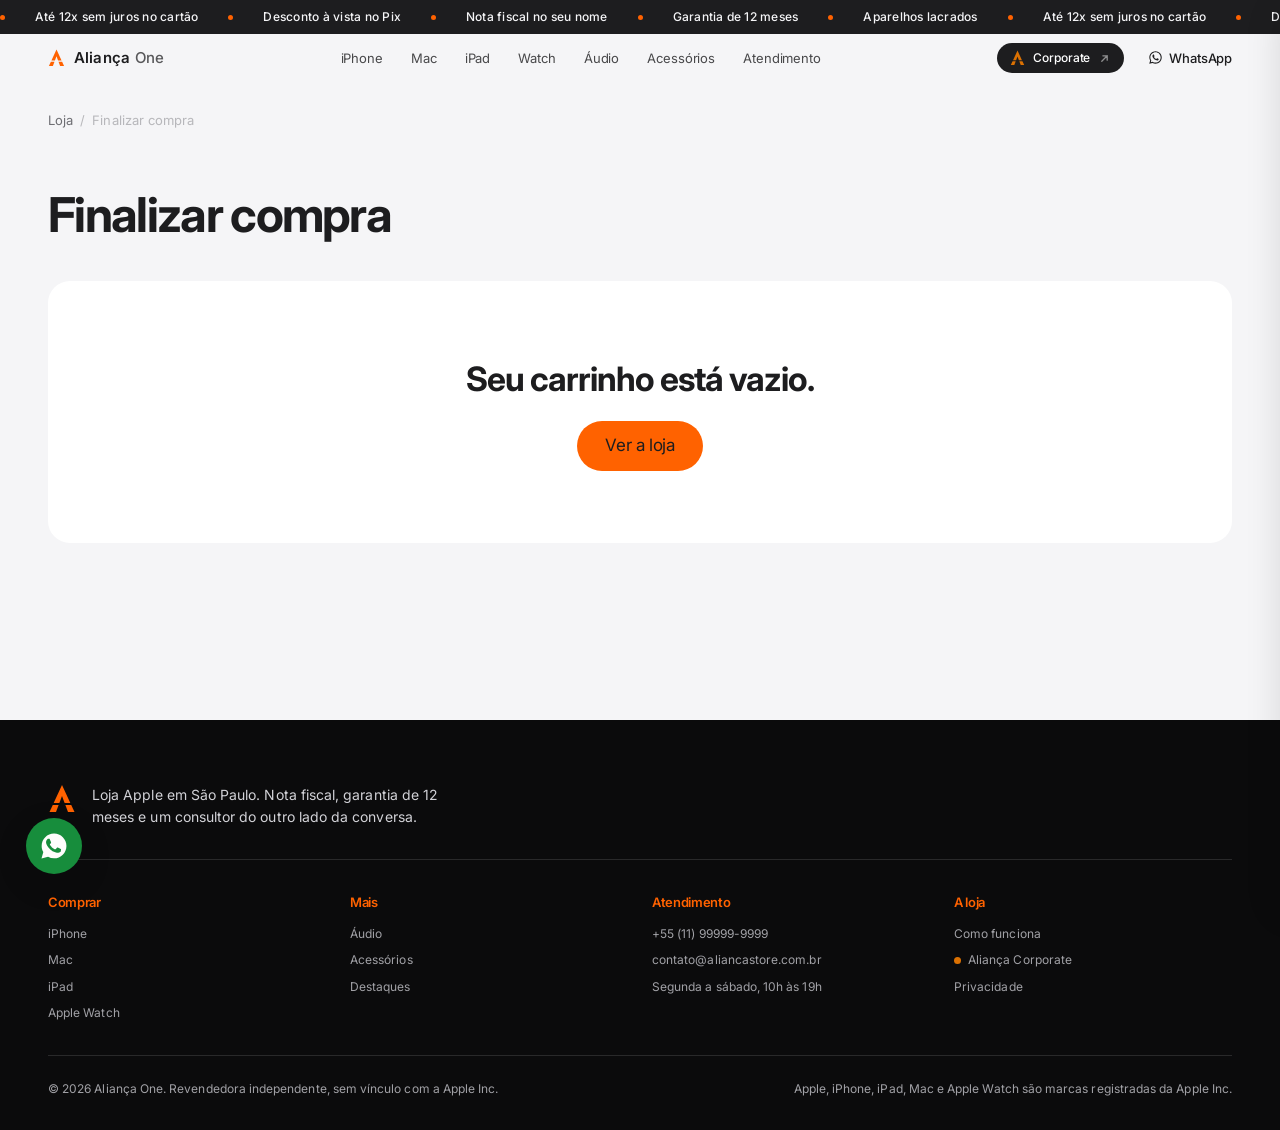
<file: checkout.html>
<!DOCTYPE html>
<html lang="pt-BR">
<head>
<meta charset="UTF-8">
<meta name="robots" content="noindex">
<meta name="viewport" content="width=device-width, initial-scale=1">
<title>Finalizar compra — Aliança One</title>
<meta name="description" content="Revise seu pedido e finalize a compra na Aliança One.">
<meta name="theme-color" content="#f5f5f7">
<link rel="preconnect" href="https://fonts.googleapis.com">
<link rel="preconnect" href="https://fonts.gstatic.com" crossorigin>
<link rel="stylesheet" href="https://fonts.googleapis.com/css2?family=Inter:wght@400;500;600;700&display=swap">
<script>
  document.documentElement.classList.add('js');
  /* A metade da transição que pertence a esta página. Roda ANTES da
     primeira pintura: se esperasse o JS do rodapé, existiria um quadro
     com a página à mostra antes de a cortina cobrir. */
  try {
    if (sessionStorage.getItem('alianca:troca') === '1') {
      sessionStorage.removeItem('alianca:troca');
      document.documentElement.classList.add('chegando');
    }
  } catch (e) { /* navegador sem sessionStorage: entra sem cortina */ }
</script>
<script src="assets/js/loja.js"></script>
<script src="assets/js/regras.js"></script>
<script src="assets/js/evento.js"></script>
<link rel="stylesheet" href="assets/css/style.css">
<link rel="icon" href="data:image/svg+xml,<svg xmlns='http://www.w3.org/2000/svg' viewBox='0 0 64 64'><rect width='64' height='64' rx='14' fill='%23f8f4ee'/><path d='M32 4 48.67 40 37.25 40 32 26 26.75 40 15.33 40Z' fill='%23FF6200'/><path d='M13.5 44 25.25 44 20 58 7 58Z' fill='%23FF6200'/><path d='M50.5 44 38.75 44 44 58 57 58Z' fill='%23FF6200'/></svg>">
</head>
<body>

<div class="troca" id="troca" aria-hidden="true"></div>


<a class="skip" href="#produto">Pular para o conteúdo</a>

<nav class="nav-topo" aria-label="Navegação principal">
  <!-- A faixa de avisos: o que a loja sempre oferece, nunca uma
       urgência inventada. Passa sozinha; quem pede menos movimento
       recebe a lista parada. -->
  <div class="faixa" aria-label="Condições da loja">
    <div class="faixa-trilho">
      <ul class="faixa-lista">
        <li>Até 12x sem juros no cartão</li>
        <li>Desconto à vista no Pix</li>
        <li>Nota fiscal no seu nome</li>
        <li>Garantia de 12 meses</li>
        <li>Aparelhos lacrados</li>
      </ul>
      <ul class="faixa-lista" aria-hidden="true">
        <li>Até 12x sem juros no cartão</li>
        <li>Desconto à vista no Pix</li>
        <li>Nota fiscal no seu nome</li>
        <li>Garantia de 12 meses</li>
        <li>Aparelhos lacrados</li>
      </ul>
    </div>
  </div>
  <div class="shell shell--larga nav-inner">
    <a class="marca" href="index.html" aria-label="Aliança One, página inicial">
      <svg class="simbolo" viewBox="4 2 56 58" aria-hidden="true" focusable="false">
        <path d="M32 4 L48.67 40 L37.25 40 L32 26 L26.75 40 L15.33 40 Z"/>
        <path d="M13.5 44 L25.25 44 L20 58 L7 58 Z"/>
        <path d="M50.5 44 L38.75 44 L44 58 L57 58 Z"/>
      </svg>
      <span class="marca-nome">Aliança<span class="marca-sub">One</span></span>
    </a>

    <div class="nav-links" id="nav-links" data-open="false">
      <a href="index.html?cat=iphone#catalogo">iPhone</a>
      <a href="index.html?cat=mac#catalogo">Mac</a>
      <a href="index.html?cat=ipad#catalogo">iPad</a>
      <a href="index.html?cat=watch#catalogo">Watch</a>
      <a href="index.html?cat=audio#catalogo">Áudio</a>
      <a href="index.html?cat=acessorios#catalogo">Acessórios</a>
      <a class="nav-destaque" href="sobre.html">Atendimento</a>
      <a class="nav-corp-menu" href="corporate.html" data-troca="#000000">
        <span class="nav-corp-menu-t">Aliança <b>Corporate</b></span>
        <span class="nav-corp-menu-s">Mac para a sua equipe, no CNPJ</span>
      </a>
      <a class="btn" data-wa="true" target="_blank" rel="noopener" href="#">Falar no WhatsApp</a>
    </div>

    <!-- A porta para o outro ramo. Ela NÃO mora na lista de
         categorias: iPhone, Mac e iPad são famílias de produto, e o
         Corporate é outra empresa. Posto entre as categorias, ele
         parecia mais um item de catálogo e sumia. Aqui ele fica no
         grupo de ações, à direita, onde moram as coisas que levam
         para fora desta loja. -->
    <a class="nav-corp" href="corporate.html" data-troca="#000000">
      <span class="nav-corp-marca" aria-hidden="true">
        <svg viewBox="4 2 56 58" focusable="false">
          <path d="M32 4 L48.67 40 L37.25 40 L32 26 L26.75 40 L15.33 40 Z"/>
          <path d="M13.5 44 L25.25 44 L20 58 L7 58 Z"/>
          <path d="M50.5 44 L38.75 44 L44 58 L57 58 Z"/>
        </svg>
      </span>
      <span>Corporate</span>
      <svg class="nav-corp-seta" width="13" height="13" viewBox="0 0 24 24" fill="none" stroke="currentColor" stroke-width="2.4" stroke-linecap="round" stroke-linejoin="round" aria-hidden="true"><path d="M7 17 17 7M9 7h8v8"/></svg>
    </a>

    <a class="nav-wa" data-wa="true" target="_blank" rel="noopener" href="#">
      <svg width="15" height="15" viewBox="0 0 24 24" fill="currentColor" aria-hidden="true"><path d="M12.04 2C6.58 2 2.13 6.45 2.13 11.91c0 1.75.46 3.45 1.32 4.95L2 22l5.25-1.38a9.9 9.9 0 0 0 4.79 1.22h.01c5.46 0 9.91-4.45 9.91-9.91 0-2.65-1.03-5.14-2.9-7.01A9.82 9.82 0 0 0 12.04 2Zm0 18.15h-.01a8.2 8.2 0 0 1-4.19-1.15l-.3-.18-3.12.82.83-3.04-.2-.31a8.19 8.19 0 0 1-1.26-4.38c0-4.54 3.7-8.24 8.25-8.24 2.2 0 4.27.86 5.83 2.42a8.19 8.19 0 0 1 2.41 5.83c0 4.54-3.7 8.24-8.24 8.24Zm4.52-6.17c-.25-.12-1.47-.72-1.69-.81-.23-.08-.39-.12-.56.13-.16.24-.64.8-.78.97-.15.16-.29.18-.53.06-.25-.13-1.05-.39-1.99-1.23-.74-.66-1.23-1.47-1.38-1.72-.14-.25-.01-.38.11-.5.11-.11.25-.29.37-.44.13-.15.17-.25.25-.41.09-.17.04-.31-.02-.43-.06-.12-.56-1.34-.76-1.84-.2-.48-.4-.42-.56-.43h-.47c-.17 0-.43.06-.66.31-.23.25-.86.85-.86 2.06s.89 2.39 1.01 2.55c.12.17 1.74 2.66 4.22 3.73.59.25 1.05.4 1.41.52.59.19 1.13.16 1.56.1.47-.07 1.47-.6 1.68-1.18.21-.58.21-1.07.14-1.18-.06-.11-.22-.17-.47-.29Z"/></svg>
      <span class="txt">WhatsApp</span>
    </a>


    <button class="nav-toggle" type="button" aria-expanded="false" aria-controls="nav-links" aria-label="Abrir menu">
      <span></span>
    </button>
  </div>
</nav>

<main class="checkout" id="checkout">
  <div class="shell shell--larga">
    <nav class="migalhas" aria-label="Trilha de navegação">
      <a href="index.html">Loja</a><span aria-hidden="true">/</span>
      <span aria-current="page">Finalizar compra</span>
    </nav>
    <h1 class="checkout-titulo">Finalizar compra</h1>
    <div id="checkout-corpo"></div>
  </div>
</main>

<footer class="rodape">
  <div class="shell shell--larga">
      <div class="rodape-marca">
        <svg class="simbolo" viewBox="4 2 56 58" aria-hidden="true" focusable="false">
          <path d="M32 4 L48.67 40 L37.25 40 L32 26 L26.75 40 L15.33 40 Z"/>
          <path d="M13.5 44 L25.25 44 L20 58 L7 58 Z"/>
          <path d="M50.5 44 L38.75 44 L44 58 L57 58 Z"/>
        </svg>
        <p>Loja Apple em São Paulo. Nota fiscal, garantia de 12 meses e um consultor
          do outro lado da conversa.</p>
      </div>

    <div class="rodape-cols">
      <div>
        <h4>Comprar</h4>
        <ul>
          <li><a href="index.html?cat=iphone#catalogo">iPhone</a></li>
          <li><a href="index.html?cat=mac#catalogo">Mac</a></li>
          <li><a href="index.html?cat=ipad#catalogo">iPad</a></li>
          <li><a href="index.html?cat=watch#catalogo">Apple Watch</a></li>
        </ul>
      </div>
      <div>
        <h4>Mais</h4>
        <ul>
          <li><a href="index.html?cat=audio#catalogo">Áudio</a></li>
          <li><a href="index.html?cat=acessorios#catalogo">Acessórios</a></li>
          <li><a href="index.html#destaques">Destaques</a></li>
        </ul>
      </div>
      <div>
        <h4>Atendimento</h4>
        <ul>
          <li><a data-wa="true" target="_blank" rel="noopener" href="#"><span data-telefone>WhatsApp</span></a></li>
          <li data-campo="email"></li>
          <li data-campo="horario"></li>
        </ul>
      </div>
      <div>
        <h4>A loja</h4>
        <ul>
          <li data-instagram-bloco><a data-instagram href="#" target="_blank" rel="noopener"><span data-arroba>Instagram</span></a></li>
          <li><a href="sobre.html">Como funciona</a></li>
          <li><a class="rodape-corp" href="corporate.html" data-troca="#000000">Aliança Corporate</a></li>
          <li><a href="privacidade.html">Privacidade</a></li>
        </ul>
      </div>
    </div>

    <div class="rodape-fim">
      <p>© <span id="ano"></span> Aliança One. Revendedora independente, sem vínculo com a Apple Inc.</p>
      <p>Apple, iPhone, iPad, Mac e Apple Watch são marcas registradas da Apple Inc.</p>
    </div>
  </div>
</footer>

<!-- Barra de compra fixa, só no celular -->

<!-- ============ Sacola ============ -->
<div class="carrinho" id="carrinho" data-aberto="false">
  <div class="carrinho-veu" data-fechar-carrinho></div>

  <aside class="carrinho-folha" role="dialog" aria-modal="true" aria-labelledby="carrinho-titulo" aria-hidden="true">
    <header class="carrinho-topo">
      <h2 id="carrinho-titulo">Seu carrinho</h2>
      <button class="carrinho-x" type="button" data-fechar-carrinho aria-label="Fechar o carrinho">
        <svg width="15" height="15" viewBox="0 0 24 24" fill="none" stroke="currentColor" stroke-width="2.2" stroke-linecap="round" aria-hidden="true"><path d="M6 6l12 12M18 6L6 18"/></svg>
      </button>
    </header>

    <div class="carrinho-corpo" id="carrinho-itens"></div>

    <footer class="carrinho-fim" id="carrinho-fim" hidden>
      <div class="carrinho-total">
        <span>Total à vista</span>
        <b id="carrinho-total"></b>
      </div>
      <p class="carrinho-parcelado" id="carrinho-parcelado"></p>
      <a class="btn btn--grande btn--largo" id="carrinho-enviar" href="checkout.html">
        Finalizar compra
      </a>
    </footer>
  </aside>
</div>

<!-- ============ Aviso de armazenamento ============ -->
<div class="aviso" id="aviso" hidden>
  <p class="aviso-txt">Guardamos no seu navegador só o carrinho e o fato de você já ter lido
    isto. Nada sai do seu aparelho. <a href="privacidade.html">O que fica guardado</a>.</p>
  <button class="btn btn--peq" type="button" id="aviso-ok">Entendi</button>
</div>

<!-- ============ Carrinho ============ -->
<button class="fab-sacola" type="button" aria-expanded="false" aria-controls="carrinho"
        aria-label="Abrir o carrinho, vazio" data-itens="0">
  <span class="fab-icone" aria-hidden="true">
    <svg viewBox="0 0 24 24" fill="none" stroke="currentColor" stroke-width="1.7" stroke-linecap="round" stroke-linejoin="round">
      <path d="M2.6 3.4h2.1l2.1 10.5a1.6 1.6 0 0 0 1.6 1.3h8.2a1.6 1.6 0 0 0 1.6-1.2l1.4-6.1H5.7"/>
      <circle cx="9.6" cy="19.6" r="1.5"/>
      <circle cx="17.1" cy="19.6" r="1.5"/>
    </svg>
  </span>
  <span class="fab-sacola-n" aria-hidden="true">0</span>
</button>

<!-- ============ WhatsApp ============ -->
<a class="wa" href="#" target="_blank" rel="noopener" aria-label="Falar com a Aliança One no WhatsApp">
  <svg viewBox="0 0 24 24" fill="currentColor" aria-hidden="true"><path d="M12.04 2C6.58 2 2.13 6.45 2.13 11.91c0 1.75.46 3.45 1.32 4.95L2 22l5.25-1.38a9.9 9.9 0 0 0 4.79 1.22h.01c5.46 0 9.91-4.45 9.91-9.91 0-2.65-1.03-5.14-2.9-7.01A9.82 9.82 0 0 0 12.04 2Zm5.52 13.98c-.25.7-1.45 1.34-2.02 1.42-.52.08-1.17.11-1.89-.12-.43-.14-.99-.32-1.7-.63-2.99-1.29-4.94-4.3-5.09-4.5-.15-.2-1.22-1.62-1.22-3.09 0-1.47.77-2.19 1.04-2.49.27-.3.59-.37.79-.37h.57c.18 0 .43-.07.67.51.25.6.84 2.07.91 2.22.07.15.12.32.02.52-.1.2-.15.32-.3.5-.15.17-.31.39-.44.52-.15.15-.3.31-.13.6.17.3.76 1.25 1.63 2.03 1.12 1 2.07 1.31 2.36 1.46.3.15.47.12.64-.07.17-.2.74-.86.94-1.16.2-.3.4-.25.67-.15.27.1 1.72.81 2.02.96.3.15.5.22.57.35.07.12.07.72-.18 1.42Z"/></svg>
</a>

<script src="assets/js/data.js"></script>
<script src="assets/js/catalogo.js"></script>
<script src="assets/js/site.js"></script>
<script src="assets/js/aparelho.js"></script>
<script src="assets/js/gesto.js"></script>
<script src="assets/js/transicao.js"></script>
<script src="assets/js/app.js"></script>
<script src="assets/js/carrinho.js"></script>
<script src="assets/js/checkout.js"></script>
</body>
</html>
</file>
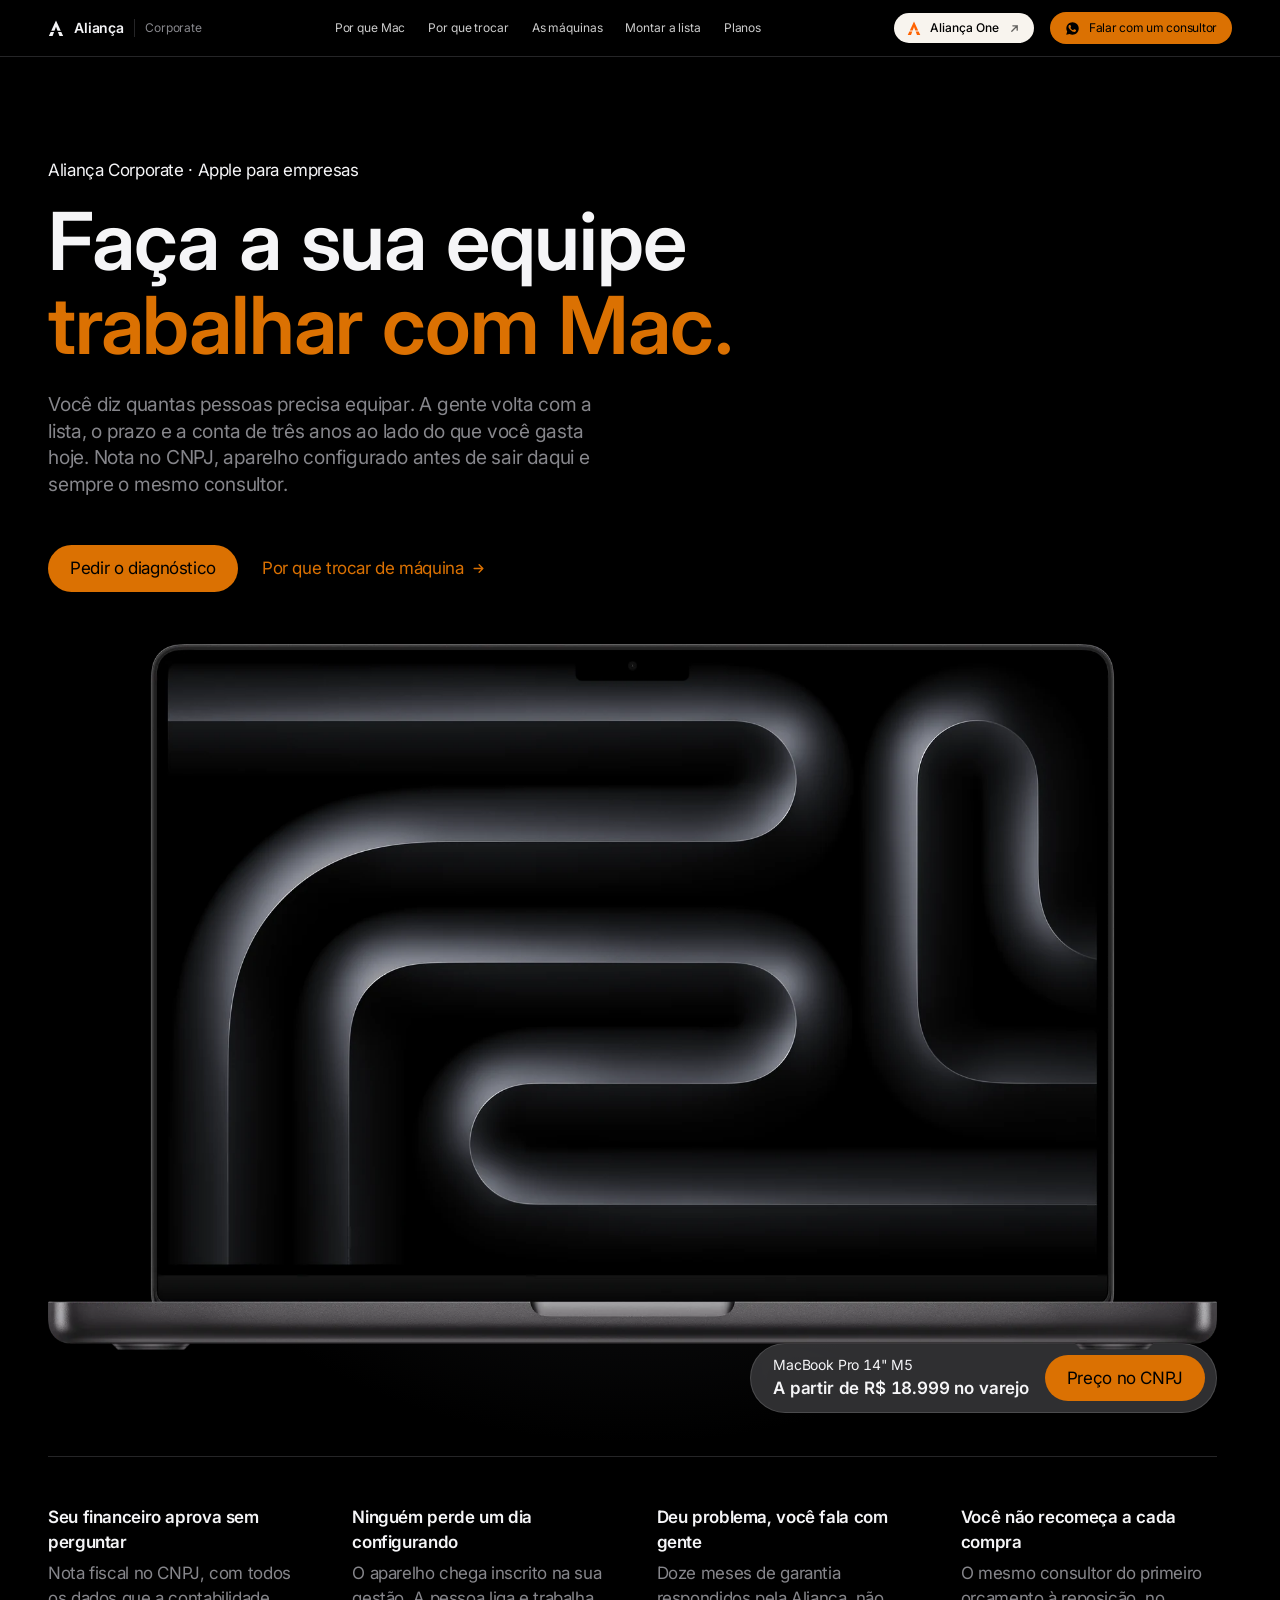
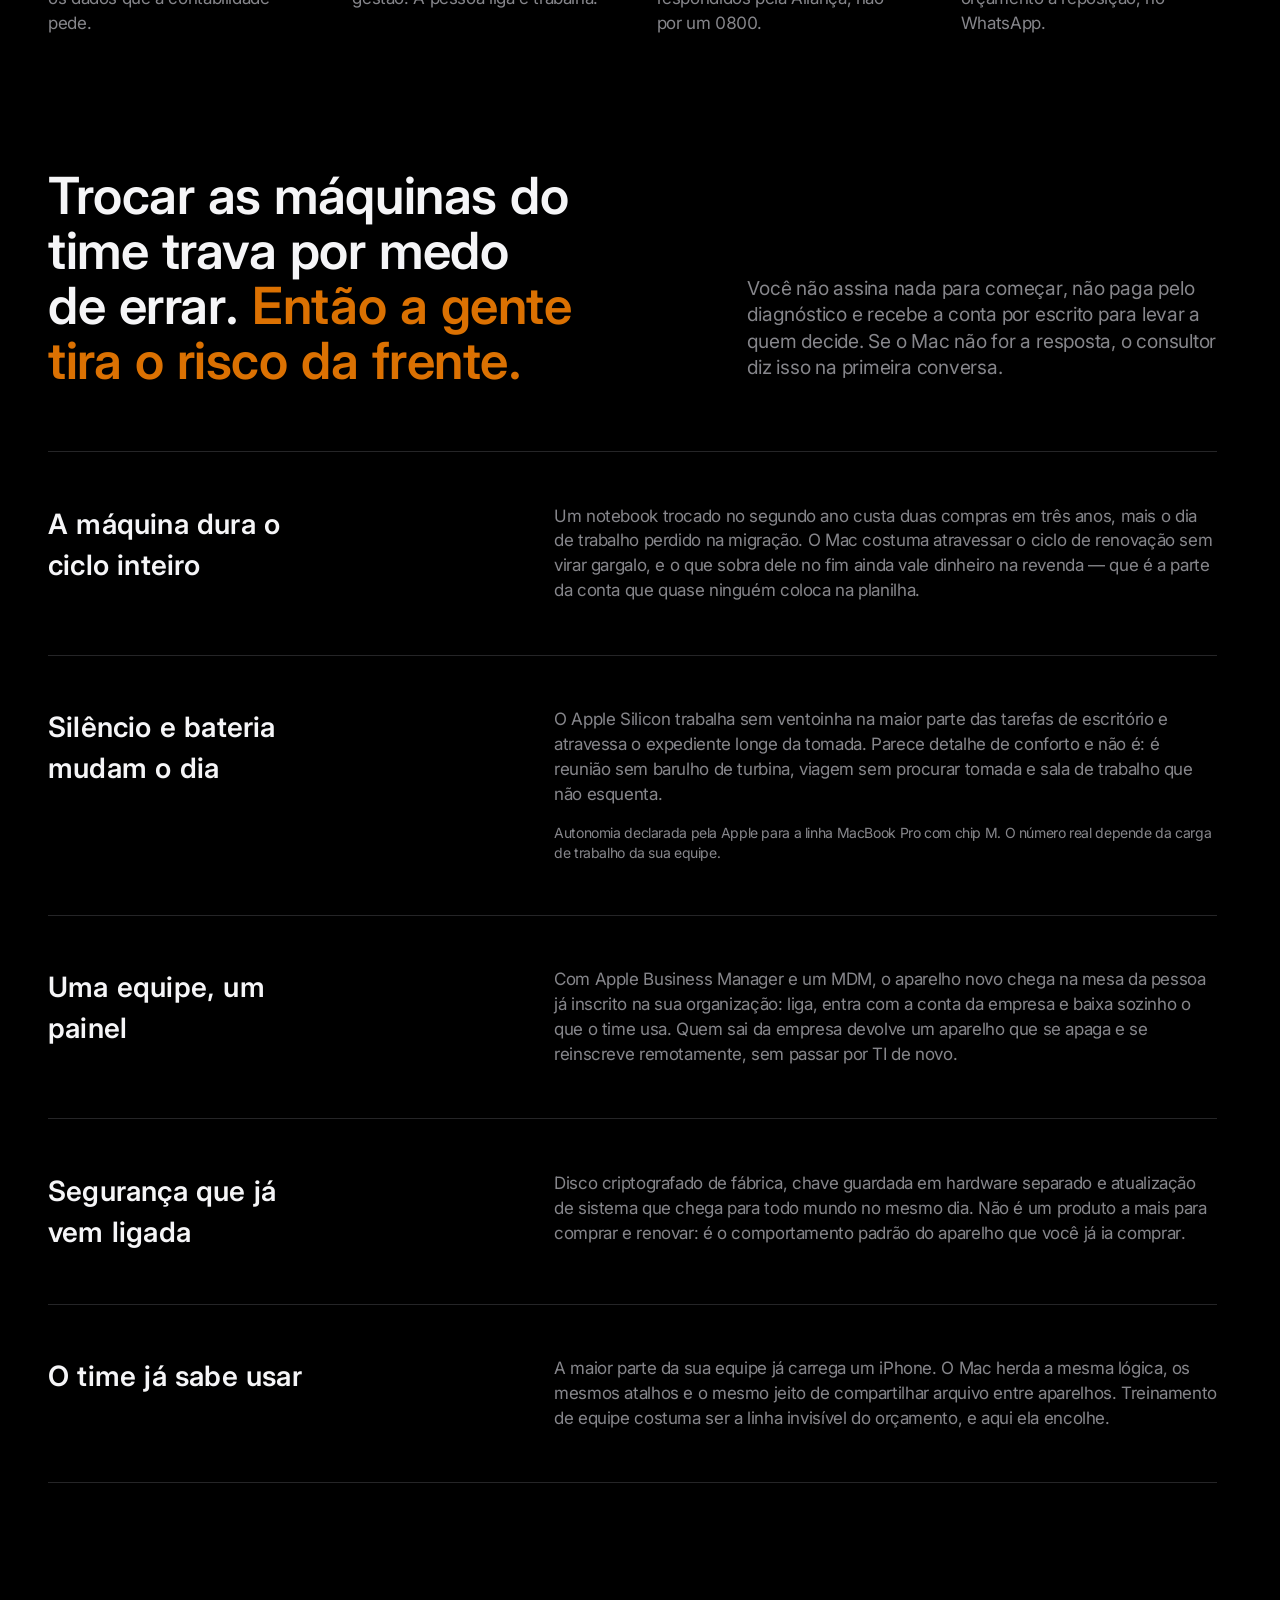
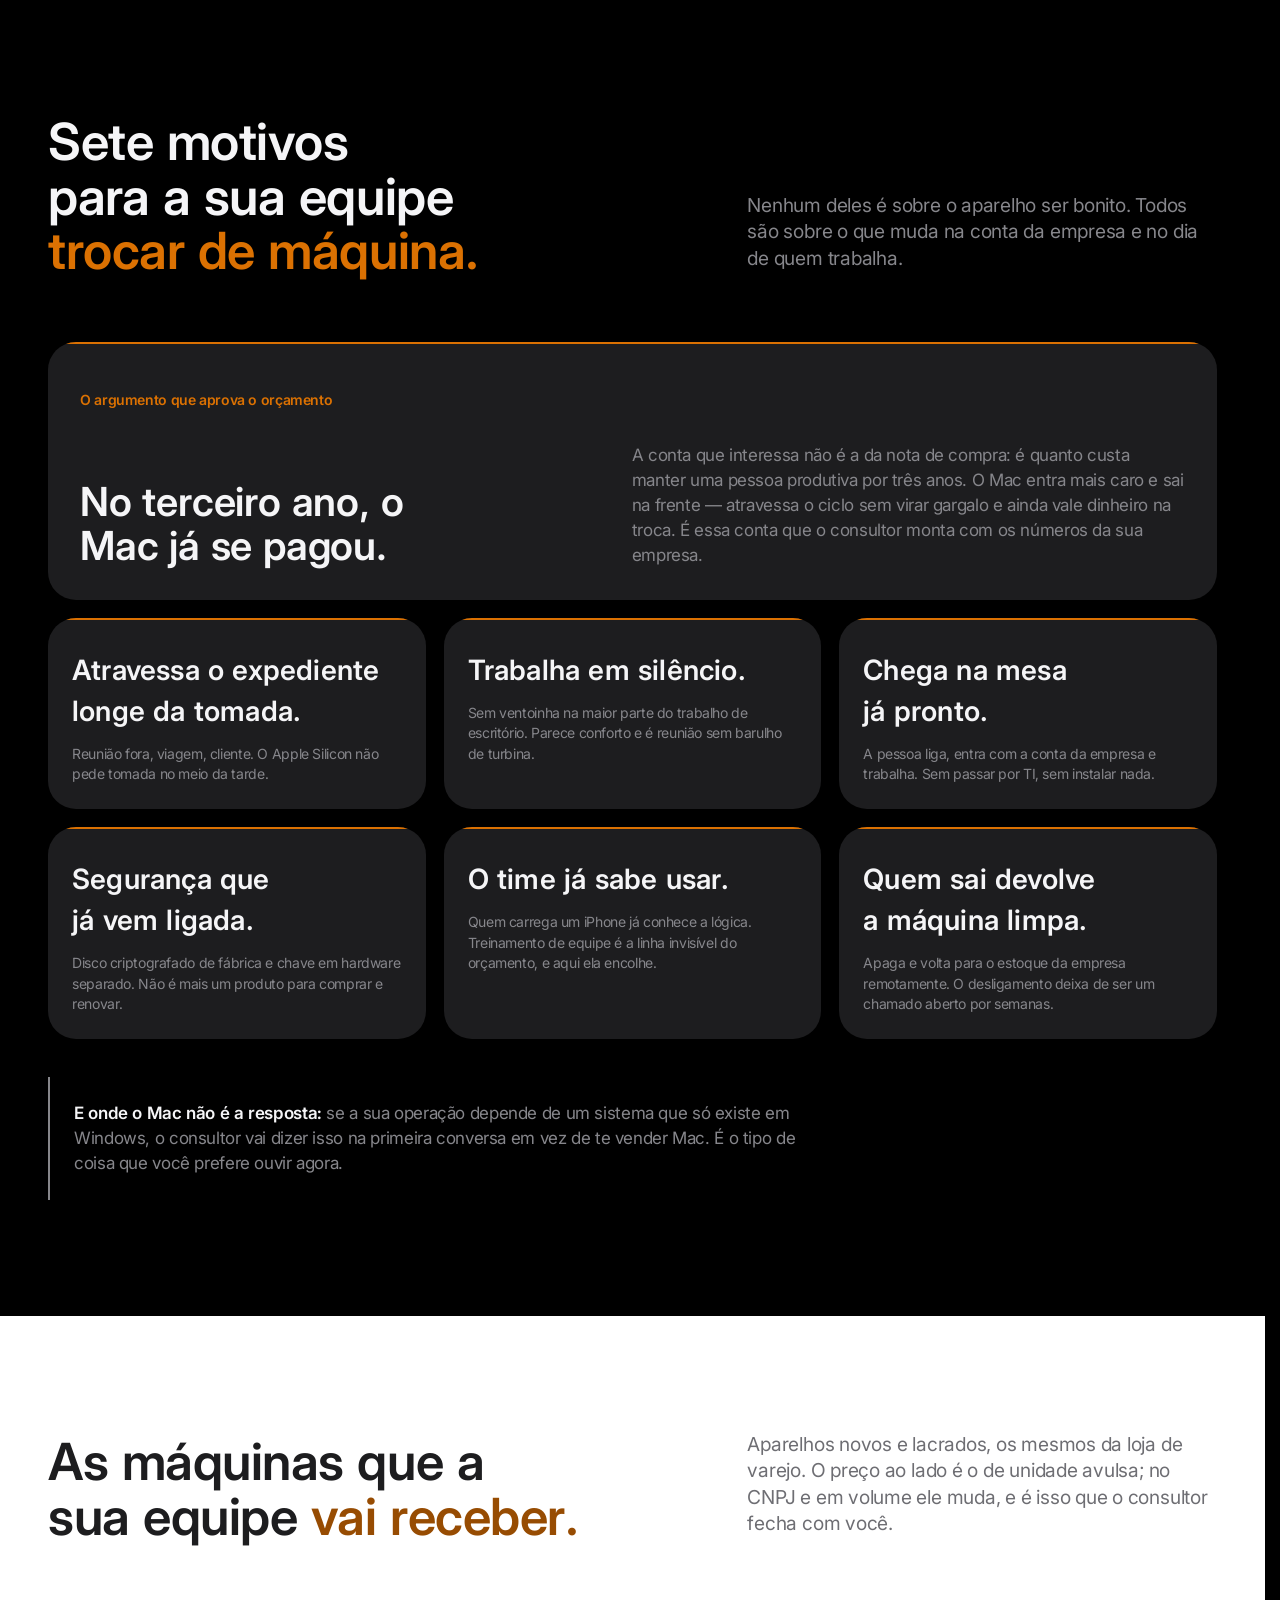
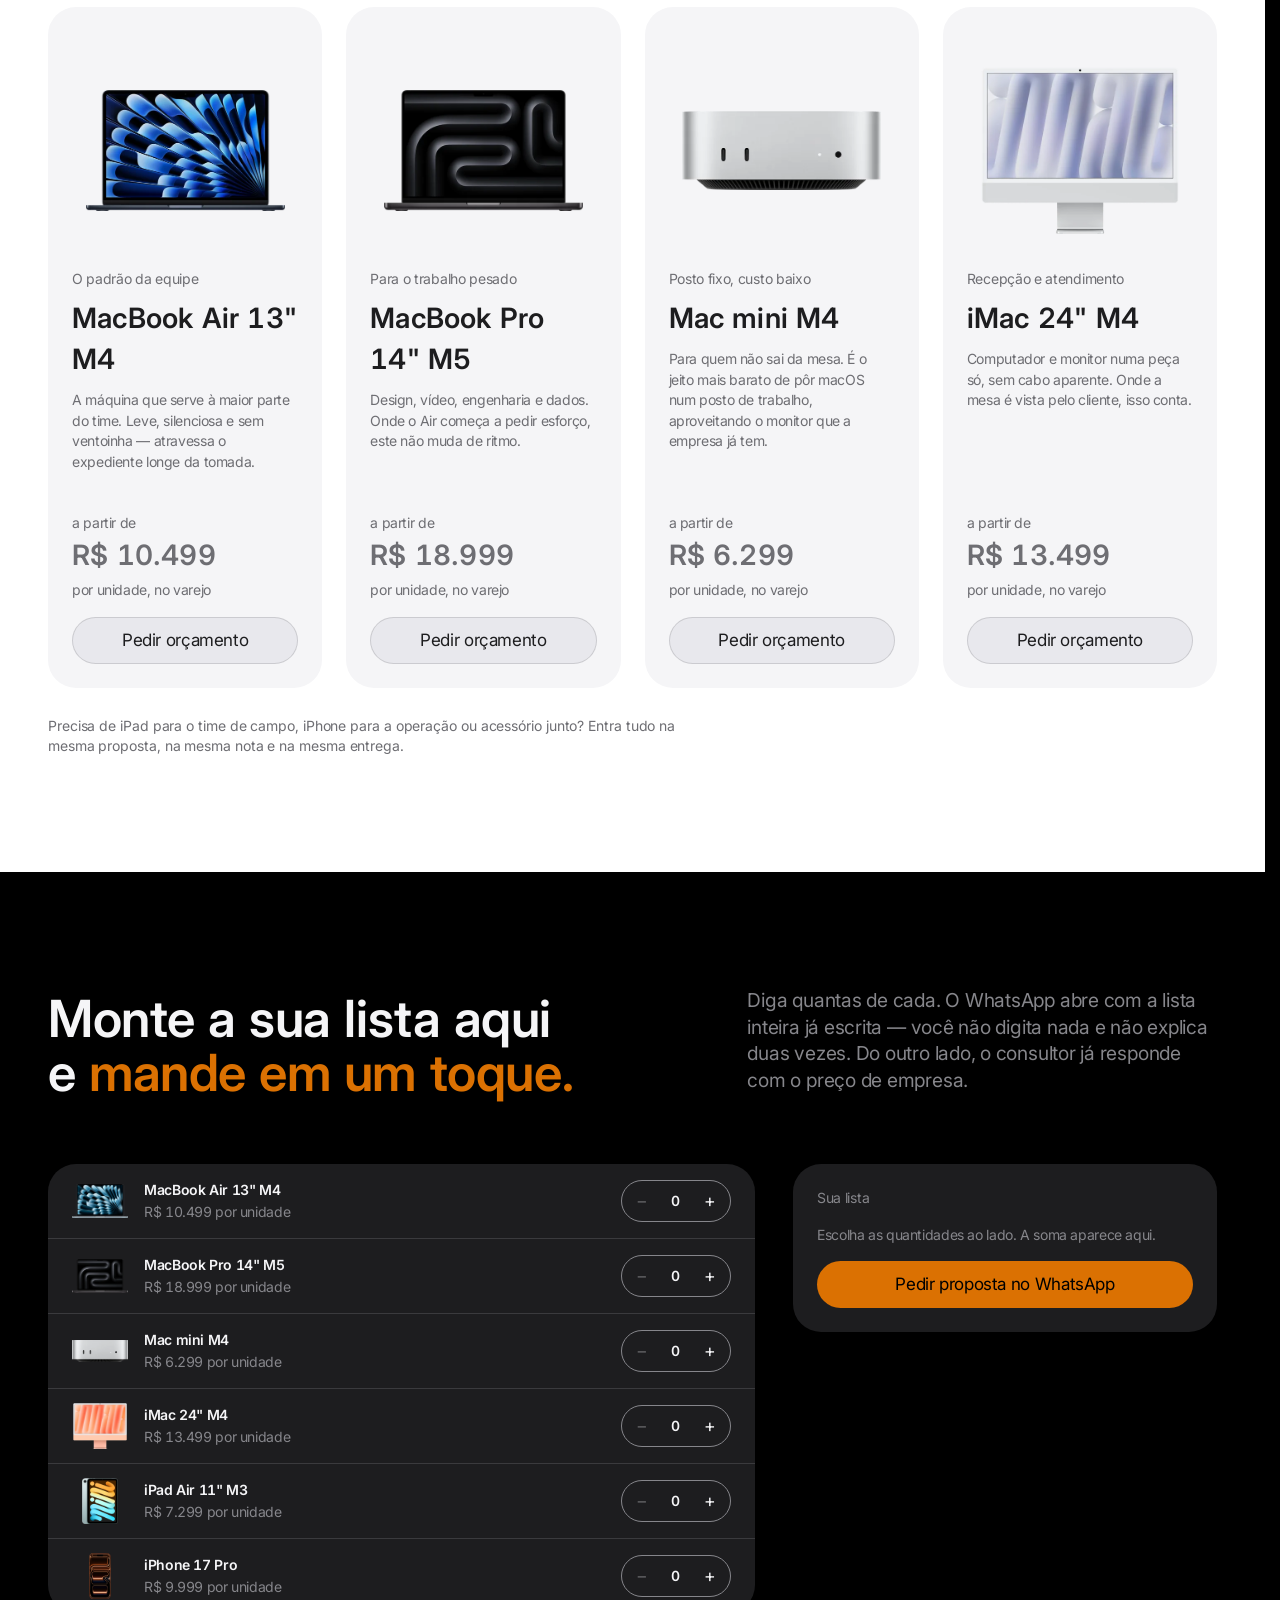
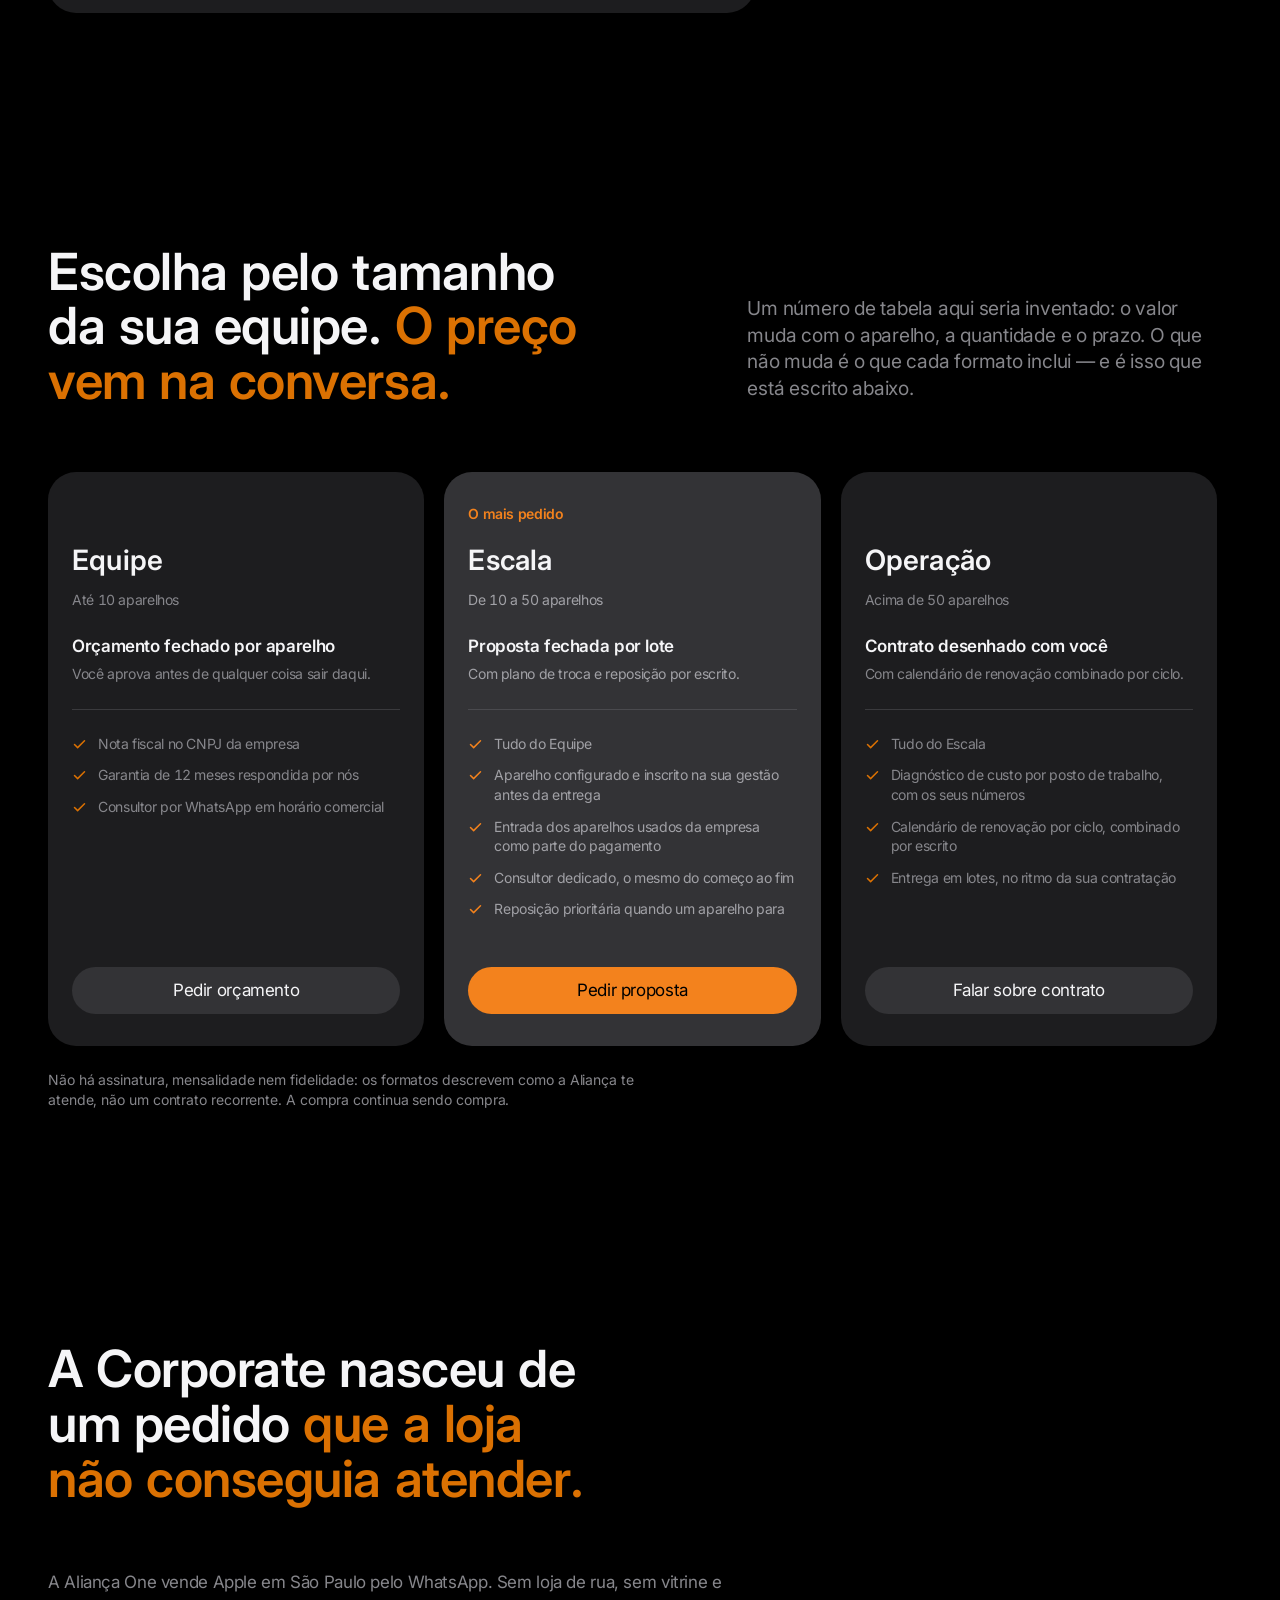
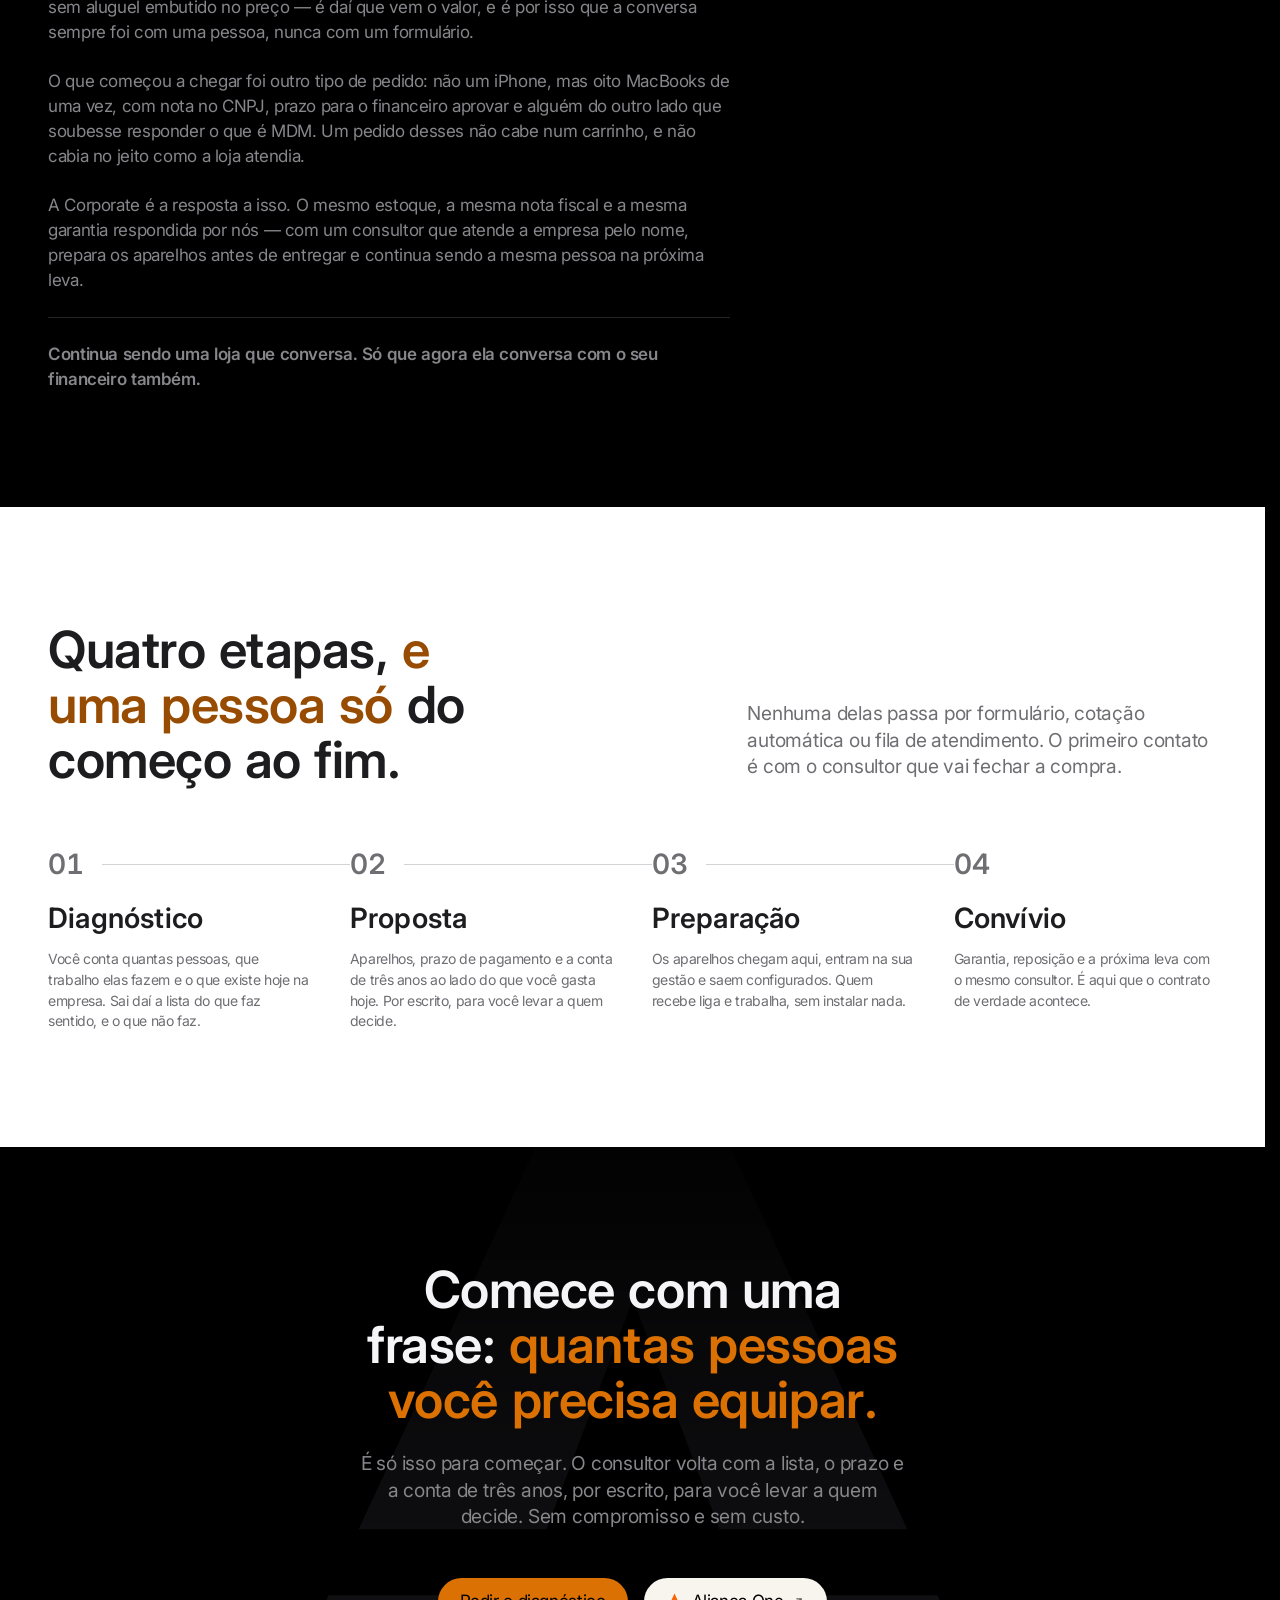
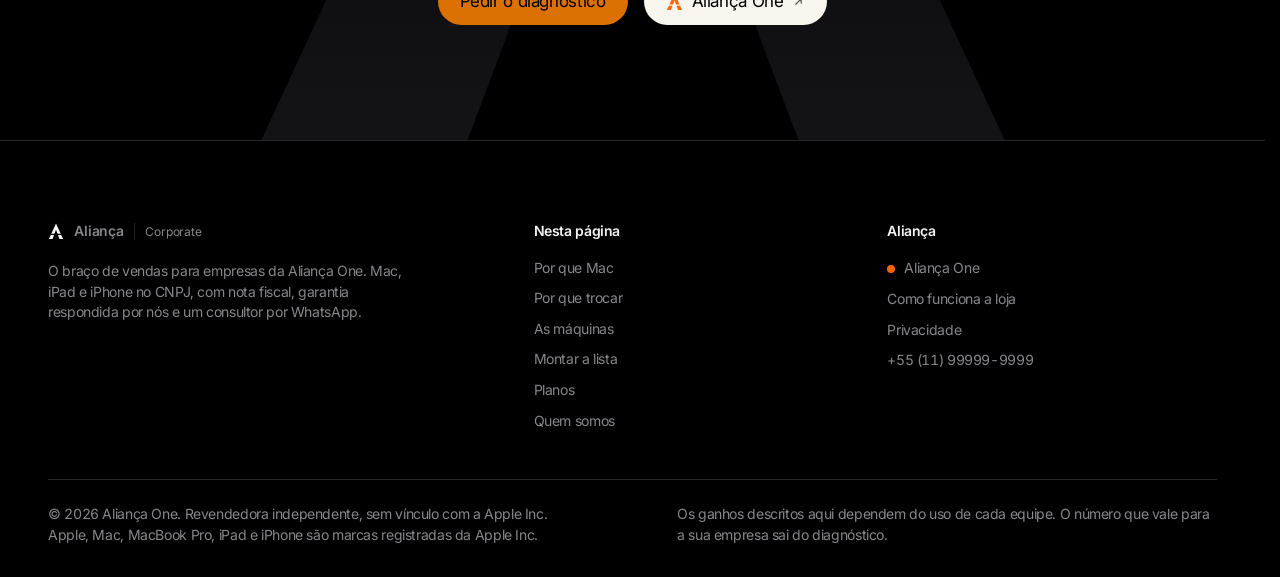
<file: corporate.html>
<!DOCTYPE html>
<html lang="pt-BR">
<head>
<meta charset="UTF-8">
<meta name="viewport" content="width=device-width, initial-scale=1">
<title>Aliança Corporate — Mac para a sua equipe</title>
<meta name="description" content="Aliança Corporate: Mac, iPad e iPhone para empresas. Nota fiscal no CNPJ, configuração antes da entrega, garantia respondida por nós e um consultor dedicado.">
<meta name="theme-color" content="#000000">
<meta property="og:title" content="Aliança Corporate">
<meta property="og:description" content="Faça a sua equipe trabalhar com Mac. Apple para empresas, com um consultor do começo ao fim.">
<meta property="og:type" content="website">
<link rel="preconnect" href="https://fonts.googleapis.com">
<link rel="preconnect" href="https://fonts.gstatic.com" crossorigin>
<link rel="stylesheet" href="https://fonts.googleapis.com/css2?family=Inter:wght@400;500;600;700&display=swap">
<script>
  document.documentElement.classList.add('js');
  /* A metade da transição que pertence a esta página. Roda ANTES da
     primeira pintura: se esperasse o JS do rodapé, existiria um quadro
     com a página à mostra antes de a cortina cobrir, e o corte
     apareceria exatamente onde a transição existe para não aparecer. */
  try {
    if (sessionStorage.getItem('alianca:troca') === '1') {
      sessionStorage.removeItem('alianca:troca');
      document.documentElement.classList.add('chegando');
    }
  } catch (e) { /* navegador sem sessionStorage: entra sem cortina */ }
</script>
<link rel="stylesheet" href="assets/css/corporate.css">
<link rel="icon" href="data:image/svg+xml,<svg xmlns='http://www.w3.org/2000/svg' viewBox='0 0 64 64'><rect width='64' height='64' rx='14' fill='%23000000'/><path d='M32 4 48.67 40 37.25 40 32 26 26.75 40 15.33 40Z' fill='%23db7102'/><path d='M13.5 44 25.25 44 20 58 7 58Z' fill='%23db7102'/><path d='M50.5 44 38.75 44 44 58 57 58Z' fill='%23db7102'/></svg>">
</head>
<body>

<div class="troca" id="troca" aria-hidden="true"></div>

<a class="pular" href="#conteudo">Pular para o conteúdo</a>

<!-- ============ Navegação ============ -->
<header class="topo">
  <div class="shell topo-inner">
    <a class="marca" href="corporate.html" aria-label="Aliança Corporate, início">
      <svg class="simbolo" viewBox="4 2 56 58" aria-hidden="true" focusable="false">
        <path d="M32 4 L48.67 40 L37.25 40 L32 26 L26.75 40 L15.33 40 Z"/>
        <path d="M13.5 44 L25.25 44 L20 58 L7 58 Z"/>
        <path d="M50.5 44 L38.75 44 L44 58 L57 58 Z"/>
      </svg>
      <b>Aliança</b>
      <span class="ramo">Corporate</span>
    </a>

    <nav class="topo-links" id="topo-links" data-open="false" aria-label="Seções">
      <a href="#por-que">Por que Mac</a>
      <a href="#comparativo">Por que trocar</a>
      <a href="#maquinas">As máquinas</a>
      <a href="#lista">Montar a lista</a>
      <a href="#planos">Planos</a>

      <!-- A porta para o outro ramo NÃO é um item de seção: as outras
           linhas navegam DENTRO desta página, esta sai dela. No
           desktop ela vive no grupo de ações, à direita. No celular
           não cabe lá — marca, WhatsApp e o botão do menu já ocupam a
           barra inteira — e ela reaparece AQUI, onde há espaço para
           dizer em duas linhas o que a Aliança One é, em vez de só
           nomeá-la. É o espelho exato do que o varejo faz com o
           Corporate. -->
      <a class="varejo-menu" href="index.html" data-troca="#f8f4ee">
        <span class="varejo-marca" aria-hidden="true">
          <svg viewBox="4 2 56 58" focusable="false">
            <path d="M32 4 L48.67 40 L37.25 40 L32 26 L26.75 40 L15.33 40 Z"/>
            <path d="M13.5 44 L25.25 44 L20 58 L7 58 Z"/>
            <path d="M50.5 44 L38.75 44 L44 58 L57 58 Z"/>
          </svg>
        </span>
        <span class="varejo-menu-txt">
          <b>Aliança One</b>
          <small>A loja de varejo: iPhone, Mac, iPad e Watch</small>
        </span>
        <svg class="varejo-seta" width="15" height="15" viewBox="0 0 24 24" fill="none" stroke="currentColor" stroke-width="2.2" stroke-linecap="round" stroke-linejoin="round" aria-hidden="true"><path d="M7 17 17 7M9 7h8v8"/></svg>
      </a>
    </nav>

    <div class="topo-acao">
      <a class="nav-varejo" href="index.html" data-troca="#f8f4ee" title="Aliança One, a loja de varejo"><span class="varejo-marca" aria-hidden="true"><svg viewBox="4 2 56 58" focusable="false"><path d="M32 4 L48.67 40 L37.25 40 L32 26 L26.75 40 L15.33 40 Z"/><path d="M13.5 44 L25.25 44 L20 58 L7 58 Z"/><path d="M50.5 44 L38.75 44 L44 58 L57 58 Z"/></svg></span><span>Aliança One</span><svg class="varejo-seta" width="13" height="13" viewBox="0 0 24 24" fill="none" stroke="currentColor" stroke-width="2.4" stroke-linecap="round" stroke-linejoin="round" aria-hidden="true"><path d="M7 17 17 7M9 7h8v8"/></svg></a>
      <a class="btn" data-wa="corporate" target="_blank" rel="noopener" href="#">
        <svg width="15" height="15" viewBox="0 0 24 24" fill="currentColor" aria-hidden="true"><path d="M12.04 2C6.58 2 2.13 6.45 2.13 11.91c0 1.75.46 3.45 1.32 4.95L2 22l5.25-1.38a9.9 9.9 0 0 0 4.79 1.22h.01c5.46 0 9.91-4.45 9.91-9.91 0-2.65-1.03-5.14-2.9-7.01A9.82 9.82 0 0 0 12.04 2Zm5.52 13.98c-.25.7-1.45 1.34-2.02 1.42-.52.08-1.17.11-1.89-.12-.43-.14-.99-.32-1.7-.63-2.99-1.29-4.94-4.3-5.09-4.5-.15-.2-1.22-1.62-1.22-3.09 0-1.47.77-2.19 1.04-2.49.27-.3.59-.37.79-.37h.57c.18 0 .43-.07.67.51.25.6.84 2.07.91 2.22.07.15.12.32.02.52-.1.2-.15.32-.3.5-.15.17-.31.39-.44.52-.15.15-.3.31-.13.6.17.3.76 1.25 1.63 2.03 1.12 1 2.07 1.31 2.36 1.46.3.15.47.12.64-.07.17-.2.74-.86.94-1.16.2-.3.4-.25.67-.15.27.1 1.72.81 2.02.96.3.15.5.22.57.35.07.12.07.72-.18 1.42Z"/></svg>
        <span class="txt">Falar com um consultor</span>
      </a>
      <button class="menu-btn" type="button" aria-expanded="false" aria-controls="topo-links" aria-label="Abrir menu">
        <span></span>
      </button>
    </div>
  </div>
</header>

<main id="conteudo">

<!-- ============ Capa ============ -->
<!-- Uma tela inteira: manchete à esquerda, o aparelho enorme logo
     abaixo e a barra de vidro flutuando sobre ele. A foto é recortada
     em alpha e assenta direto no preto — sem moldura, sem chão e sem
     sombra. O objeto existe num vazio, e é ele que carrega a página. -->
<section class="capa">
  <div class="shell">
    <p class="olho" data-entra>Aliança Corporate · Apple para empresas</p>

    <h1 class="t-hero" data-entra>Faça a sua equipe
      <em>trabalhar com Mac.</em></h1>

    <p class="sub" data-entra>Você diz quantas pessoas precisa equipar. A gente volta com
      a lista, o prazo e a conta de três anos ao lado do que você gasta hoje. Nota no
      CNPJ, aparelho configurado antes de sair daqui e sempre o mesmo consultor.</p>

    <div class="capa-acoes" data-entra>
      <a class="btn" data-wa="corporate" target="_blank" rel="noopener" href="#">
        Pedir o diagnóstico
      </a>
      <a class="seta" href="#comparativo">
        Por que trocar de máquina
        <svg width="15" height="15" viewBox="0 0 24 24" fill="none" stroke="currentColor" stroke-width="2.2" stroke-linecap="round" stroke-linejoin="round" aria-hidden="true"><path d="M5 12h14M13 6l6 6-6 6"/></svg>
      </a>
    </div>

    <!-- O palco NÃO entra com o grupo. A máquina tem entrada própria,
         mais longa que a de todo o resto (ver `mac-assenta` na
         folha), e o palco carrega a deriva de rolagem — as duas no
         mesmo elemento brigariam pela mesma propriedade. -->
    <div class="capa-palco">
      <img class="capa-mac" src="assets/img/corporate-macbook-pro.webp"
           width="1800" height="1087" fetchpriority="high" decoding="async"
           alt="MacBook Pro 14 polegadas na cor Preto-espacial, aberto, visto de frente.">

      <!-- Preço e ação sobre a fotografia. É o único elemento da
           página com vidro fosco, e ele existe porque a barra passa
           por cima do aparelho: um fundo sólido cortaria a foto. -->
      <div class="capa-vidro" data-entra style="--i:6">
        <p class="capa-vidro-preco">
          MacBook Pro 14" M5
          <b>A partir de R$ 18.999 no varejo</b>
        </p>
        <a class="btn" data-wa="corporate" target="_blank" rel="noopener" href="#">
          Preço no CNPJ
        </a>
      </div>
    </div>

    <dl class="capa-fatos" data-entra>
      <div>
        <dt>Seu financeiro aprova sem perguntar</dt>
        <dd>Nota fiscal no CNPJ, com todos os dados que a contabilidade pede.</dd>
      </div>
      <div>
        <dt>Ninguém perde um dia configurando</dt>
        <dd>O aparelho chega inscrito na sua gestão. A pessoa liga e trabalha.</dd>
      </div>
      <div>
        <dt>Deu problema, você fala com gente</dt>
        <dd>Doze meses de garantia respondidos pela Aliança, não por um 0800.</dd>
      </div>
      <div>
        <dt>Você não recomeça a cada compra</dt>
        <dd>O mesmo consultor do primeiro orçamento à reposição, no WhatsApp.</dd>
      </div>
    </dl>
  </div>
</section>

<!-- ============ Por que Mac ============ -->
<section class="secao" id="por-que">
  <div class="shell">
    <div class="secao-topo" data-reveal>
      <h2 class="t-xl">Trocar as máquinas do time trava por medo de errar.
        <em>Então a gente tira o risco da frente.</em></h2>
      <p class="sub">Você não assina nada para começar, não paga pelo diagnóstico e
        recebe a conta por escrito para levar a quem decide. Se o Mac não for a
        resposta, o consultor diz isso na primeira conversa.</p>
    </div>

    <div class="args">
      <article class="arg" data-reveal>
        <h3>A máquina dura o ciclo inteiro</h3>
        <div>
          <p>Um notebook trocado no segundo ano custa duas compras em três anos, mais o
            dia de trabalho perdido na migração. O Mac costuma atravessar o ciclo de
            renovação sem virar gargalo, e o que sobra dele no fim ainda vale dinheiro
            na revenda — que é a parte da conta que quase ninguém coloca na planilha.</p>
        </div>
      </article>

      <article class="arg" data-reveal>
        <h3>Silêncio e bateria mudam o dia</h3>
        <div>
          <p>O Apple Silicon trabalha sem ventoinha na maior parte das tarefas de
            escritório e atravessa o expediente longe da tomada. Parece detalhe de
            conforto e não é: é reunião sem barulho de turbina, viagem sem procurar
            tomada e sala de trabalho que não esquenta.</p>
          <span class="miudo">Autonomia declarada pela Apple para a linha MacBook Pro
            com chip M. O número real depende da carga de trabalho da sua equipe.</span>
        </div>
      </article>

      <article class="arg" data-reveal>
        <h3>Uma equipe, um painel</h3>
        <div>
          <p>Com Apple Business Manager e um MDM, o aparelho novo chega na mesa da pessoa
            já inscrito na sua organização: liga, entra com a conta da empresa e baixa
            sozinho o que o time usa. Quem sai da empresa devolve um aparelho que se
            apaga e se reinscreve remotamente, sem passar por TI de novo.</p>
        </div>
      </article>

      <article class="arg" data-reveal>
        <h3>Segurança que já vem ligada</h3>
        <div>
          <p>Disco criptografado de fábrica, chave guardada em hardware separado e
            atualização de sistema que chega para todo mundo no mesmo dia. Não é um
            produto a mais para comprar e renovar: é o comportamento padrão do aparelho
            que você já ia comprar.</p>
        </div>
      </article>

      <article class="arg" data-reveal>
        <h3>O time já sabe usar</h3>
        <div>
          <p>A maior parte da sua equipe já carrega um iPhone. O Mac herda a mesma
            lógica, os mesmos atalhos e o mesmo jeito de compartilhar arquivo entre
            aparelhos. Treinamento de equipe costuma ser a linha invisível do orçamento,
            e aqui ela encolhe.</p>
        </div>
      </article>
    </div>
  </div>
</section>

<!-- ============ Onde o Mac ganha ============ -->
<!-- Era uma tabela de duas colunas, Mac contra Dell. Virou um painel
     só dos ganhos do Mac: numa página de venda, a coluna do
     concorrente dava metade do espaço para o argumento do outro lado.

     O que NÃO saiu é a linha honesta do fim. Ela não está ali por
     escrúpulo: em venda B2B, admitir onde a solução não serve é o que
     faz o resto ser levado a sério. Quem lê vai defender essa escolha
     para outra pessoa, e uma página que só elogia não sobrevive à
     primeira pergunta difícil. -->
<section class="secao" id="comparativo">
  <div class="shell">
    <div class="secao-topo" data-reveal>
      <h2 class="t-xl">Sete motivos para a sua equipe
        <em>trocar de máquina.</em></h2>
      <p class="sub">Nenhum deles é sobre o aparelho ser bonito. Todos são sobre o que
        muda na conta da empresa e no dia de quem trabalha.</p>
    </div>

    <div class="ganhos">
      <!-- O ganho principal ocupa a linha inteira: é o argumento que
           destrava a aprovação do orçamento, e os outros seis existem
           para sustentá-lo. -->
      <article class="ganho ganho--largo" data-reveal>
        <p class="ganho-olho">O argumento que aprova o orçamento</p>
        <h3 class="ganho-titulo">No terceiro ano, o Mac já se pagou.</h3>
        <p class="ganho-txt">A conta que interessa não é a da nota de compra: é quanto
          custa manter uma pessoa produtiva por três anos. O Mac entra mais caro e sai na
          frente — atravessa o ciclo sem virar gargalo e ainda vale dinheiro na troca.
          É essa conta que o consultor monta com os números da sua empresa.</p>
      </article>

      <article class="ganho" data-reveal style="--delay:60ms">
        <h3 class="ganho-titulo">Atravessa o expediente longe da tomada.</h3>
        <p class="ganho-txt">Reunião fora, viagem, cliente. O Apple Silicon não pede
          tomada no meio da tarde.</p>
      </article>

      <article class="ganho" data-reveal style="--delay:120ms">
        <h3 class="ganho-titulo">Trabalha em silêncio.</h3>
        <p class="ganho-txt">Sem ventoinha na maior parte do trabalho de escritório.
          Parece conforto e é reunião sem barulho de turbina.</p>
      </article>

      <article class="ganho" data-reveal style="--delay:180ms">
        <h3 class="ganho-titulo">Chega na mesa já pronto.</h3>
        <p class="ganho-txt">A pessoa liga, entra com a conta da empresa e trabalha. Sem
          passar por TI, sem instalar nada.</p>
      </article>

      <article class="ganho" data-reveal style="--delay:240ms">
        <h3 class="ganho-titulo">Segurança que já vem ligada.</h3>
        <p class="ganho-txt">Disco criptografado de fábrica e chave em hardware separado.
          Não é mais um produto para comprar e renovar.</p>
      </article>

      <article class="ganho" data-reveal style="--delay:300ms">
        <h3 class="ganho-titulo">O time já sabe usar.</h3>
        <p class="ganho-txt">Quem carrega um iPhone já conhece a lógica. Treinamento de
          equipe é a linha invisível do orçamento, e aqui ela encolhe.</p>
      </article>

      <article class="ganho" data-reveal style="--delay:360ms">
        <h3 class="ganho-titulo">Quem sai devolve a máquina limpa.</h3>
        <p class="ganho-txt">Apaga e volta para o estoque da empresa remotamente. O desligamento deixa
          de ser um chamado aberto por semanas.</p>
      </article>
    </div>

    <div class="ganho-honesto" data-reveal>
      <p><b>E onde o Mac não é a resposta:</b> se a sua operação depende de um sistema que
        só existe em Windows, o consultor vai dizer isso na primeira conversa em vez de te
        vender Mac. É o tipo de coisa que você prefere ouvir agora.</p>
    </div>
  </div>
</section>

<!-- ============ As máquinas ============ -->
<!-- A prova visual. Até aqui a página argumentou; aqui ela mostra o
     que a empresa vai receber, com a foto oficial de cada modelo e o
     preço de varejo ao lado — o mesmo número que está na loja
     laranja. No CNPJ e no volume ele muda, e a página diz isso em vez
     de esconder. -->
<section class="secao secao--clara" id="maquinas">
  <div class="shell">
    <div class="secao-topo" data-reveal>
      <h2 class="t-xl">As máquinas que a sua equipe <em>vai receber.</em></h2>
      <p class="sub">Aparelhos novos e lacrados, os mesmos da loja de varejo. O preço
        ao lado é o de unidade avulsa; no CNPJ e em volume ele muda, e é isso que o
        consultor fecha com você.</p>
    </div>

    <div class="maquinas" id="maquinas-grade"></div>

    <p class="nota" style="margin-top:28px" data-reveal>Precisa de iPad para o time de
      campo, iPhone para a operação ou acessório junto? Entra tudo na mesma proposta, na
      mesma nota e na mesma entrega.</p>
  </div>
</section>

<!-- ============ Montar a lista ============ -->
<!-- O aparelho de conversão da página. Não é um checkout e não calcula
     desconto nenhum: ele escreve a mensagem. A pessoa diz quantas
     máquinas de cada modelo precisa, vê a soma no preço de balcão e
     manda a lista pronta — a mesma regra do carrinho do varejo,
     aplicada a uma compra de empresa. O consultor recebe a lista já formada e
     responde com o preço de empresa. -->
<section class="secao" id="lista">
  <div class="shell">
    <div class="secao-topo" data-reveal>
      <h2 class="t-xl">Monte a sua lista aqui e <em>mande em um toque.</em></h2>
      <p class="sub">Diga quantas de cada. O WhatsApp abre com a lista inteira já
        escrita — você não digita nada e não explica duas vezes. Do outro lado, o
        consultor já responde com o preço de empresa.</p>
    </div>

    <div class="lista" data-reveal>
      <div class="lista-grade" id="lista-grade"></div>

      <aside class="lista-resumo" id="lista-resumo">
        <p class="olho">Sua lista</p>
        <div class="lista-itens" id="lista-itens">
          <p class="lista-vazia">Escolha as quantidades ao lado. A soma aparece aqui.</p>
        </div>

        <div class="lista-total" id="lista-total" hidden>
          <div class="lista-linha-total">
            <span>Soma no preço de balcão</span>
            <b id="lista-valor"></b>
          </div>
          <p class="lista-aviso">Este é o preço de unidade avulsa, somado. O valor de
            empresa depende do volume e do prazo — é o que o consultor te manda.</p>
        </div>

        <a class="btn btn--largo" id="lista-enviar" target="_blank" rel="noopener" href="#">
          Pedir proposta no WhatsApp
        </a>
        <button class="lista-limpar" type="button" id="lista-limpar" hidden>Limpar a lista</button>
      </aside>
    </div>
  </div>
</section>

<!-- ============ Planos ============ -->
<section class="secao" id="planos">
  <div class="shell">
    <div class="secao-topo" data-reveal>
      <h2 class="t-xl">Escolha pelo tamanho da sua equipe.
        <em>O preço vem na conversa.</em></h2>
      <p class="sub">Um número de tabela aqui seria inventado: o valor muda com o
        aparelho, a quantidade e o prazo. O que não muda é o que cada formato inclui —
        e é isso que está escrito abaixo.</p>
    </div>

    <div class="planos" data-reveal>
      <article class="plano">
        <p class="plano-selo">&nbsp;</p>
        <h3>Equipe</h3>
        <p class="plano-porte">Até 10 aparelhos</p>
        <p class="plano-preco">Orçamento fechado por aparelho
          <small>Você aprova antes de qualquer coisa sair daqui.</small>
        </p>
        <ul>
          <li><svg viewBox="0 0 24 24" fill="none" stroke="currentColor" stroke-width="2.4" stroke-linecap="round" stroke-linejoin="round" aria-hidden="true"><path d="M20 6 9 17l-5-5"/></svg><span>Nota fiscal no CNPJ da empresa</span></li>
          <li><svg viewBox="0 0 24 24" fill="none" stroke="currentColor" stroke-width="2.4" stroke-linecap="round" stroke-linejoin="round" aria-hidden="true"><path d="M20 6 9 17l-5-5"/></svg><span>Garantia de 12 meses respondida por nós</span></li>
                    <li><svg viewBox="0 0 24 24" fill="none" stroke="currentColor" stroke-width="2.4" stroke-linecap="round" stroke-linejoin="round" aria-hidden="true"><path d="M20 6 9 17l-5-5"/></svg><span>Consultor por WhatsApp em horário comercial</span></li>
        </ul>
        <a class="btn btn--fumaca btn--largo" data-wa="plano-equipe" target="_blank" rel="noopener" href="#">Pedir orçamento</a>
      </article>

      <article class="plano plano--eleito">
        <p class="plano-selo">O mais pedido</p>
        <h3>Escala</h3>
        <p class="plano-porte">De 10 a 50 aparelhos</p>
        <p class="plano-preco">Proposta fechada por lote
          <small>Com plano de troca e reposição por escrito.</small>
        </p>
        <ul>
          <li><svg viewBox="0 0 24 24" fill="none" stroke="currentColor" stroke-width="2.4" stroke-linecap="round" stroke-linejoin="round" aria-hidden="true"><path d="M20 6 9 17l-5-5"/></svg><span>Tudo do Equipe</span></li>
          <li><svg viewBox="0 0 24 24" fill="none" stroke="currentColor" stroke-width="2.4" stroke-linecap="round" stroke-linejoin="round" aria-hidden="true"><path d="M20 6 9 17l-5-5"/></svg><span>Aparelho configurado e inscrito na sua gestão antes da entrega</span></li>
          <li><svg viewBox="0 0 24 24" fill="none" stroke="currentColor" stroke-width="2.4" stroke-linecap="round" stroke-linejoin="round" aria-hidden="true"><path d="M20 6 9 17l-5-5"/></svg><span>Entrada dos aparelhos usados da empresa como parte do pagamento</span></li>
          <li><svg viewBox="0 0 24 24" fill="none" stroke="currentColor" stroke-width="2.4" stroke-linecap="round" stroke-linejoin="round" aria-hidden="true"><path d="M20 6 9 17l-5-5"/></svg><span>Consultor dedicado, o mesmo do começo ao fim</span></li>
          <li><svg viewBox="0 0 24 24" fill="none" stroke="currentColor" stroke-width="2.4" stroke-linecap="round" stroke-linejoin="round" aria-hidden="true"><path d="M20 6 9 17l-5-5"/></svg><span>Reposição prioritária quando um aparelho para</span></li>
        </ul>
        <a class="btn btn--largo" data-wa="plano-escala" target="_blank" rel="noopener" href="#">Pedir proposta</a>
      </article>

      <article class="plano">
        <p class="plano-selo">&nbsp;</p>
        <h3>Operação</h3>
        <p class="plano-porte">Acima de 50 aparelhos</p>
        <p class="plano-preco">Contrato desenhado com você
          <small>Com calendário de renovação combinado por ciclo.</small>
        </p>
        <ul>
          <li><svg viewBox="0 0 24 24" fill="none" stroke="currentColor" stroke-width="2.4" stroke-linecap="round" stroke-linejoin="round" aria-hidden="true"><path d="M20 6 9 17l-5-5"/></svg><span>Tudo do Escala</span></li>
          <li><svg viewBox="0 0 24 24" fill="none" stroke="currentColor" stroke-width="2.4" stroke-linecap="round" stroke-linejoin="round" aria-hidden="true"><path d="M20 6 9 17l-5-5"/></svg><span>Diagnóstico de custo por posto de trabalho, com os seus números</span></li>
          <li><svg viewBox="0 0 24 24" fill="none" stroke="currentColor" stroke-width="2.4" stroke-linecap="round" stroke-linejoin="round" aria-hidden="true"><path d="M20 6 9 17l-5-5"/></svg><span>Calendário de renovação por ciclo, combinado por escrito</span></li>
          <li><svg viewBox="0 0 24 24" fill="none" stroke="currentColor" stroke-width="2.4" stroke-linecap="round" stroke-linejoin="round" aria-hidden="true"><path d="M20 6 9 17l-5-5"/></svg><span>Entrega em lotes, no ritmo da sua contratação</span></li>
                  </ul>
        <a class="btn btn--fumaca btn--largo" data-wa="plano-operacao" target="_blank" rel="noopener" href="#">Falar sobre contrato</a>
      </article>
    </div>

    <p class="nota" style="margin-top:24px" data-reveal>Não há assinatura, mensalidade
      nem fidelidade: os formatos descrevem como a Aliança te atende, não um contrato
      recorrente. A compra continua sendo compra.</p>
  </div>
</section>

<!-- ============ Quem somos ============ -->
<!-- A história existe porque numa venda B2B alguém vai perguntar "quem
     é essa empresa?" antes de aprovar a nota. Ela é contada com o que
     é verdade e nada além: os dados que dependem do cliente preencher
     (ano de fundação, CNPJ) só aparecem quando existem no data.js.
     É a mesma regra do resto do site — elemento sem dado verdadeiro
     não é renderizado. -->
<section class="secao" id="historia">
  <div class="shell">
    <div class="secao-topo" data-reveal>
      <h2 class="t-xl">A Corporate nasceu de um pedido <em>que a loja não conseguia atender.</em></h2>
    </div>

    <div class="historia">
      <div class="historia-texto" data-reveal>
        <p>A Aliança One vende Apple em São Paulo pelo WhatsApp. Sem loja
          de rua, sem vitrine e sem aluguel embutido no preço — é daí que vem o valor, e
          é por isso que a conversa sempre foi com uma pessoa, nunca com um formulário.</p>

        <p>O que começou a chegar foi outro tipo de pedido: não um iPhone, mas oito
          MacBooks de uma vez, com nota no CNPJ, prazo para o financeiro aprovar e alguém
          do outro lado que soubesse responder o que é MDM. Um pedido desses não cabe num
          carrinho, e não cabia no jeito como a loja atendia.</p>

        <p>A Corporate é a resposta a isso. O mesmo estoque, a mesma nota fiscal e a mesma
          garantia respondida por nós — com um consultor que atende a empresa pelo nome,
          prepara os aparelhos antes de entregar e continua sendo a mesma pessoa na
          próxima leva.</p>

        <p class="historia-fecho">Continua sendo uma loja que conversa. Só que agora ela
          conversa com o seu financeiro também.</p>
      </div>

      <dl class="historia-fatos" data-reveal>
        <div data-desde-bloco>
          <dt data-desde></dt>
          <dd>Vendendo Apple em São Paulo</dd>
        </div>
        <div data-cnpj-bloco>
          <dt data-cnpj></dt>
          <dd>CNPJ da empresa, na nota</dd>
        </div>
      </dl>
    </div>
  </div>
</section>

<!-- ============ Como funciona ============ -->
<section class="secao secao--clara" id="como">
  <div class="shell">
    <div class="secao-topo" data-reveal>
      <h2 class="t-xl">Quatro etapas, <em>e uma pessoa só</em> do começo ao fim.</h2>
      <p class="sub">Nenhuma delas passa por formulário, cotação automática ou fila de
        atendimento. O primeiro contato é com o consultor que vai fechar a compra.</p>
    </div>

    <div class="passos">
      <article class="passo" data-reveal>
        <h3>Diagnóstico</h3>
        <p>Você conta quantas pessoas, que trabalho elas fazem e o que existe hoje na
          empresa. Sai daí a lista do que faz sentido, e o que não faz.</p>
      </article>
      <article class="passo" data-reveal style="--delay:80ms">
        <h3>Proposta</h3>
        <p>Aparelhos, prazo de pagamento e a conta de três anos ao lado do que você gasta
          hoje. Por escrito, para você levar a quem decide.</p>
      </article>
      <article class="passo" data-reveal style="--delay:160ms">
        <h3>Preparação</h3>
        <p>Os aparelhos chegam aqui, entram na sua gestão e saem configurados. Quem
          recebe liga e trabalha, sem instalar nada.</p>
      </article>
      <article class="passo" data-reveal style="--delay:240ms">
        <h3>Convívio</h3>
        <p>Garantia, reposição e a próxima leva com o mesmo consultor. É aqui que o
          contrato de verdade acontece.</p>
      </article>
    </div>
  </div>
</section>

</main>

<!-- ============ Fecho ============ -->
<section class="fecho">
  <!-- A assinatura. O "A" da Aliança em escala de parede, quase da cor
       do chão, cortado pela base. Não é conteúdo e não é lido: é a
       última coisa que fica na tela depois que a página terminou de
       argumentar. -->
  <svg class="fecho-marca" viewBox="4 2 56 58" aria-hidden="true" focusable="false">
    <path d="M32 4 L48.67 40 L37.25 40 L32 26 L26.75 40 L15.33 40 Z"/>
    <path d="M13.5 44 L25.25 44 L20 58 L7 58 Z"/>
    <path d="M50.5 44 L38.75 44 L44 58 L57 58 Z"/>
  </svg>

  <div class="shell">
    <h2 class="t-xl" data-reveal>Comece com uma frase:
      <em>quantas pessoas você precisa equipar.</em></h2>
    <p class="sub" data-reveal>É só isso para começar. O consultor volta com a lista, o
      prazo e a conta de três anos, por escrito, para você levar a quem decide. Sem
      compromisso e sem custo.</p>
    <div class="fecho-acoes" data-reveal>
      <a class="btn" data-wa="corporate" target="_blank" rel="noopener" href="#">Pedir o diagnóstico</a>
      <a class="btn btn--varejo" href="index.html" data-troca="#f8f4ee"><span class="varejo-marca" aria-hidden="true"><svg viewBox="4 2 56 58" focusable="false"><path d="M32 4 L48.67 40 L37.25 40 L32 26 L26.75 40 L15.33 40 Z"/><path d="M13.5 44 L25.25 44 L20 58 L7 58 Z"/><path d="M50.5 44 L38.75 44 L44 58 L57 58 Z"/></svg></span><span>Aliança One</span><svg class="varejo-seta" width="13" height="13" viewBox="0 0 24 24" fill="none" stroke="currentColor" stroke-width="2.4" stroke-linecap="round" stroke-linejoin="round" aria-hidden="true"><path d="M7 17 17 7M9 7h8v8"/></svg></a>
    </div>
  </div>
</section>

<!-- ============ Rodapé ============ -->
<footer class="rodape">
  <div class="shell">
    <div class="rodape-grade">
      <div class="rodape-sobre">
        <a class="marca" href="corporate.html" aria-label="Aliança Corporate">
          <svg class="simbolo" viewBox="4 2 56 58" aria-hidden="true" focusable="false">
            <path d="M32 4 L48.67 40 L37.25 40 L32 26 L26.75 40 L15.33 40 Z"/>
            <path d="M13.5 44 L25.25 44 L20 58 L7 58 Z"/>
            <path d="M50.5 44 L38.75 44 L44 58 L57 58 Z"/>
          </svg>
          <b>Aliança</b>
          <span class="ramo">Corporate</span>
        </a>
        <p>O braço de vendas para empresas da Aliança One. Mac, iPad e iPhone no CNPJ,
          com nota fiscal, garantia respondida por nós e um consultor por WhatsApp.</p>
      </div>

      <div>
        <h4>Nesta página</h4>
        <ul>
          <li><a href="#por-que">Por que Mac</a></li>
          <li><a href="#comparativo">Por que trocar</a></li>
          <li><a href="#maquinas">As máquinas</a></li>
          <li><a href="#lista">Montar a lista</a></li>
          <li><a href="#planos">Planos</a></li>
          <li><a href="#historia">Quem somos</a></li>
        </ul>
      </div>

      <div>
        <h4>Aliança</h4>
        <ul>
          <li><a class="volta-varejo" href="index.html" data-troca="#f8f4ee">Aliança One</a></li>
          <li><a href="sobre.html">Como funciona a loja</a></li>
          <li><a href="privacidade.html">Privacidade</a></li>
          <li><a data-wa="corporate" target="_blank" rel="noopener" href="#"><span data-telefone>WhatsApp</span></a></li>
        </ul>
      </div>
    </div>

    <div class="rodape-fim">
      <p>© <span id="ano"></span> Aliança One. Revendedora independente, sem vínculo com
        a Apple Inc. Apple, Mac, MacBook Pro, iPad e iPhone são marcas registradas da
        Apple Inc. </p>
      <p>Os ganhos descritos aqui dependem do uso de cada equipe. O número que vale para a sua empresa sai do diagnóstico.</p>
    </div>
  </div>
</footer>

<script src="assets/js/data.js"></script>
<script src="assets/js/catalogo.js"></script>
<script src="assets/js/loja.js"></script>
<script src="assets/js/site.js"></script>
<script src="assets/js/transicao.js"></script>
<script src="assets/js/corporate.js"></script>
</body>
</html>
</file>
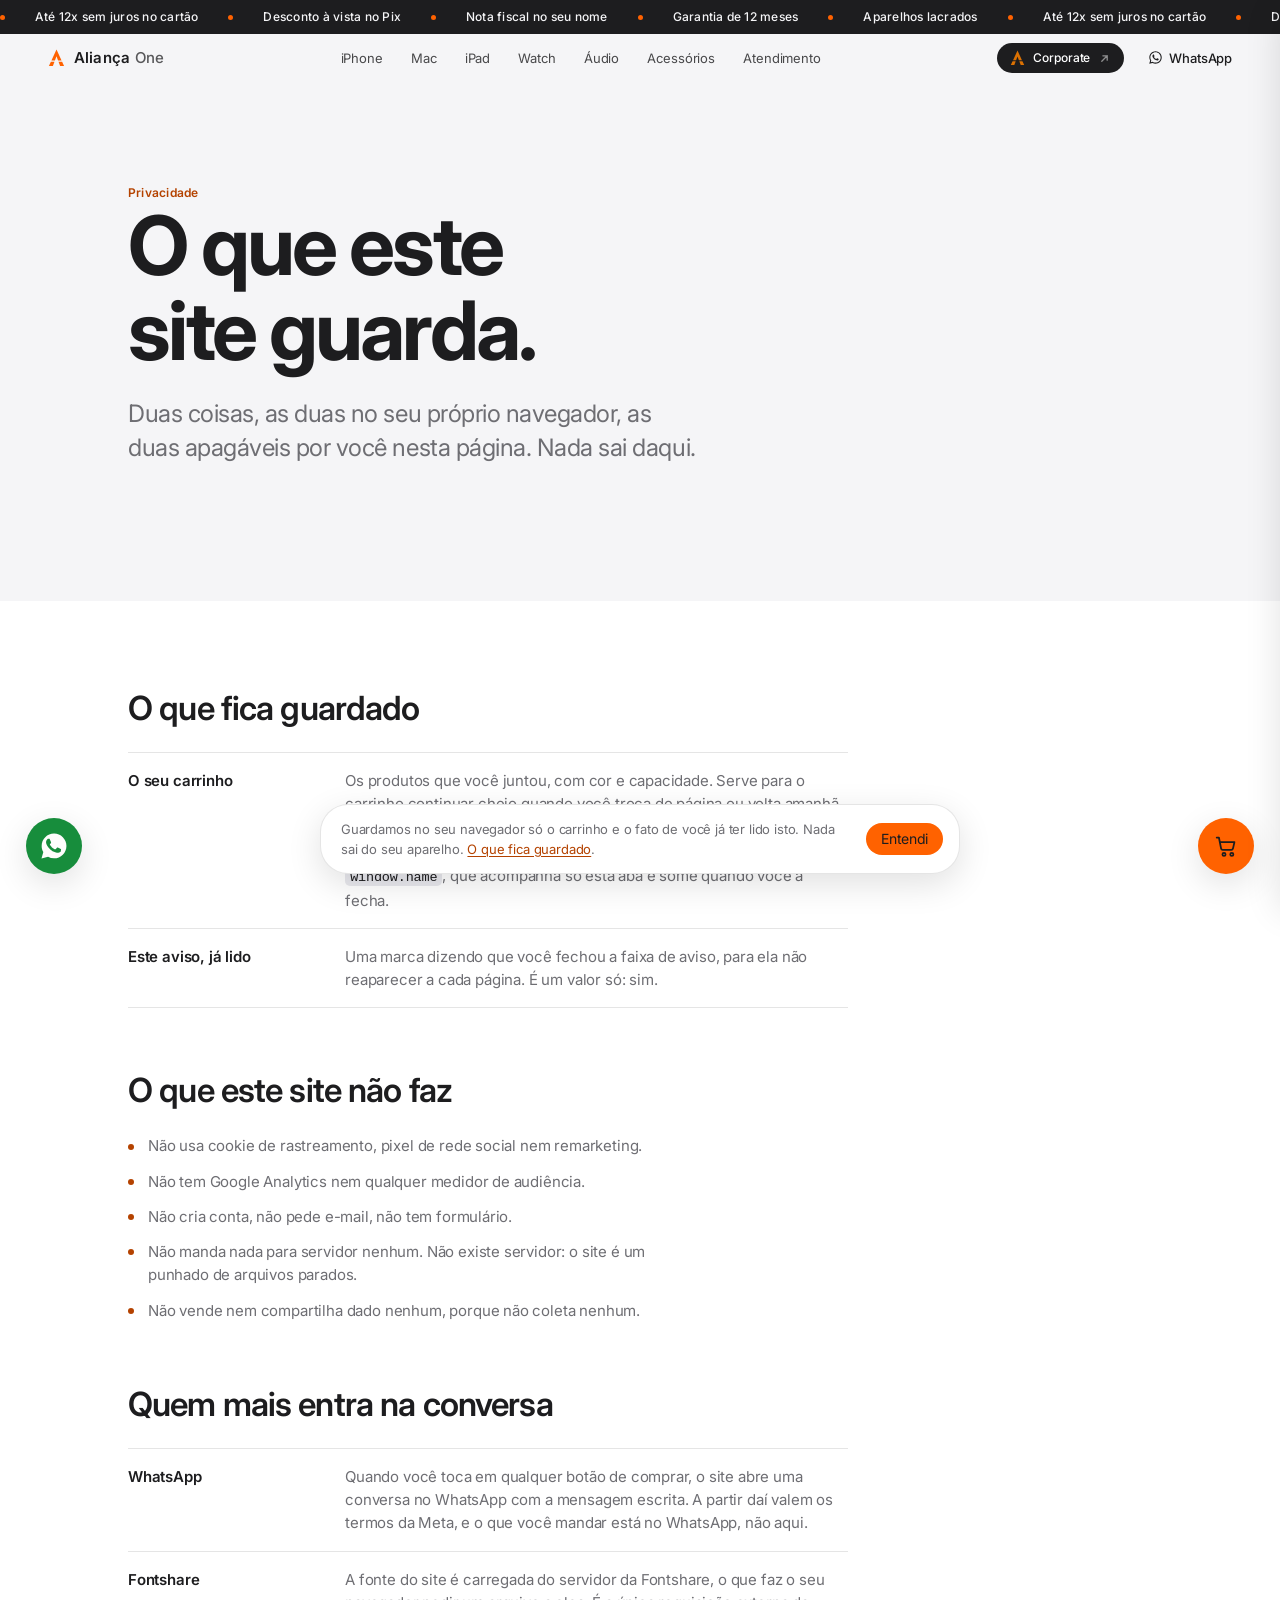
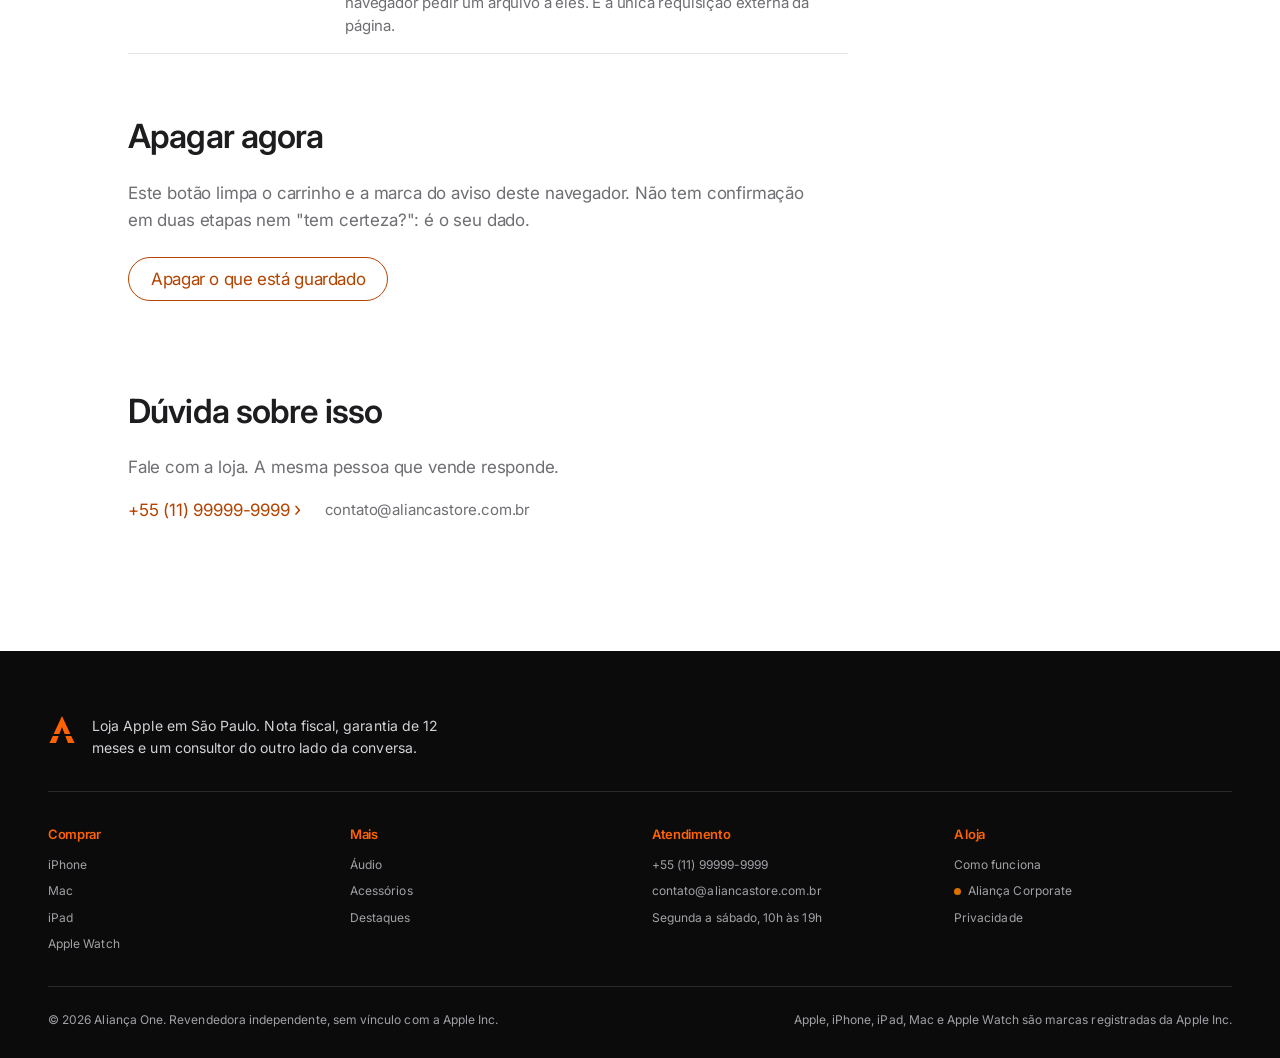
<file: privacidade.html>
<!DOCTYPE html>
<html lang="pt-BR">
<head>
<meta charset="UTF-8">
<meta name="viewport" content="width=device-width, initial-scale=1">
<title>Privacidade — Aliança One</title>
<meta name="description" content="O que o site da Aliança One guarda no seu navegador, por que guarda e como apagar. Sem cookie de rastreamento.">
<meta name="theme-color" content="#f5f5f7">
<link rel="preconnect" href="https://fonts.googleapis.com">
<link rel="preconnect" href="https://fonts.gstatic.com" crossorigin>
<link rel="stylesheet" href="https://fonts.googleapis.com/css2?family=Inter:wght@400;500;600;700&display=swap">
<script>
  document.documentElement.classList.add('js');
  /* A metade da transição que pertence a esta página. Roda ANTES da
     primeira pintura: se esperasse o JS do rodapé, existiria um quadro
     com a página à mostra antes de a cortina cobrir. */
  try {
    if (sessionStorage.getItem('alianca:troca') === '1') {
      sessionStorage.removeItem('alianca:troca');
      document.documentElement.classList.add('chegando');
    }
  } catch (e) { /* navegador sem sessionStorage: entra sem cortina */ }
</script>
<script src="assets/js/loja.js"></script>
<script src="assets/js/regras.js"></script>
<script src="assets/js/evento.js"></script>
<link rel="stylesheet" href="assets/css/style.css">
<link rel="icon" href="data:image/svg+xml,<svg xmlns='http://www.w3.org/2000/svg' viewBox='0 0 64 64'><rect width='64' height='64' rx='14' fill='%23f8f4ee'/><path d='M32 4 48.67 40 37.25 40 32 26 26.75 40 15.33 40Z' fill='%23FF6200'/><path d='M13.5 44 25.25 44 20 58 7 58Z' fill='%23FF6200'/><path d='M50.5 44 38.75 44 44 58 57 58Z' fill='%23FF6200'/></svg>">
</head>
<body>

<div class="troca" id="troca" aria-hidden="true"></div>


<a class="skip" href="#conteudo">Pular para o conteúdo</a>

<nav class="nav-topo" aria-label="Navegação principal">
  <!-- A faixa de avisos: o que a loja sempre oferece, nunca uma
       urgência inventada. Passa sozinha; quem pede menos movimento
       recebe a lista parada. -->
  <div class="faixa" aria-label="Condições da loja">
    <div class="faixa-trilho">
      <ul class="faixa-lista">
        <li>Até 12x sem juros no cartão</li>
        <li>Desconto à vista no Pix</li>
        <li>Nota fiscal no seu nome</li>
        <li>Garantia de 12 meses</li>
        <li>Aparelhos lacrados</li>
      </ul>
      <ul class="faixa-lista" aria-hidden="true">
        <li>Até 12x sem juros no cartão</li>
        <li>Desconto à vista no Pix</li>
        <li>Nota fiscal no seu nome</li>
        <li>Garantia de 12 meses</li>
        <li>Aparelhos lacrados</li>
      </ul>
    </div>
  </div>
  <div class="shell shell--larga nav-inner">
    <a class="marca" href="index.html" aria-label="Aliança One, página inicial">
      <svg class="simbolo" viewBox="4 2 56 58" aria-hidden="true" focusable="false">
        <path d="M32 4 L48.67 40 L37.25 40 L32 26 L26.75 40 L15.33 40 Z"/>
        <path d="M13.5 44 L25.25 44 L20 58 L7 58 Z"/>
        <path d="M50.5 44 L38.75 44 L44 58 L57 58 Z"/>
      </svg>
      <span class="marca-nome">Aliança<span class="marca-sub">One</span></span>
    </a>

    <div class="nav-links" id="nav-links" data-open="false">
      <a href="index.html?cat=iphone#catalogo">iPhone</a>
      <a href="index.html?cat=mac#catalogo">Mac</a>
      <a href="index.html?cat=ipad#catalogo">iPad</a>
      <a href="index.html?cat=watch#catalogo">Watch</a>
      <a href="index.html?cat=audio#catalogo">Áudio</a>
      <a href="index.html?cat=acessorios#catalogo">Acessórios</a>
      <a class="nav-destaque" href="sobre.html">Atendimento</a>
      <a class="nav-corp-menu" href="corporate.html" data-troca="#000000">
        <span class="nav-corp-menu-t">Aliança <b>Corporate</b></span>
        <span class="nav-corp-menu-s">Mac para a sua equipe, no CNPJ</span>
      </a>
      <a class="btn" data-wa="true" target="_blank" rel="noopener" href="#">Falar no WhatsApp</a>
    </div>

    <!-- A porta para o outro ramo. Ela NÃO mora na lista de
         categorias: iPhone, Mac e iPad são famílias de produto, e o
         Corporate é outra empresa. Posto entre as categorias, ele
         parecia mais um item de catálogo e sumia. Aqui ele fica no
         grupo de ações, à direita, onde moram as coisas que levam
         para fora desta loja. -->
    <a class="nav-corp" href="corporate.html" data-troca="#000000">
      <span class="nav-corp-marca" aria-hidden="true">
        <svg viewBox="4 2 56 58" focusable="false">
          <path d="M32 4 L48.67 40 L37.25 40 L32 26 L26.75 40 L15.33 40 Z"/>
          <path d="M13.5 44 L25.25 44 L20 58 L7 58 Z"/>
          <path d="M50.5 44 L38.75 44 L44 58 L57 58 Z"/>
        </svg>
      </span>
      <span>Corporate</span>
      <svg class="nav-corp-seta" width="13" height="13" viewBox="0 0 24 24" fill="none" stroke="currentColor" stroke-width="2.4" stroke-linecap="round" stroke-linejoin="round" aria-hidden="true"><path d="M7 17 17 7M9 7h8v8"/></svg>
    </a>

    <a class="nav-wa" data-wa="true" target="_blank" rel="noopener" href="#">
      <svg width="15" height="15" viewBox="0 0 24 24" fill="currentColor" aria-hidden="true"><path d="M12.04 2C6.58 2 2.13 6.45 2.13 11.91c0 1.75.46 3.45 1.32 4.95L2 22l5.25-1.38a9.9 9.9 0 0 0 4.79 1.22h.01c5.46 0 9.91-4.45 9.91-9.91 0-2.65-1.03-5.14-2.9-7.01A9.82 9.82 0 0 0 12.04 2Zm0 18.15h-.01a8.2 8.2 0 0 1-4.19-1.15l-.3-.18-3.12.82.83-3.04-.2-.31a8.19 8.19 0 0 1-1.26-4.38c0-4.54 3.7-8.24 8.25-8.24 2.2 0 4.27.86 5.83 2.42a8.19 8.19 0 0 1 2.41 5.83c0 4.54-3.7 8.24-8.24 8.24Zm4.52-6.17c-.25-.12-1.47-.72-1.69-.81-.23-.08-.39-.12-.56.13-.16.24-.64.8-.78.97-.15.16-.29.18-.53.06-.25-.13-1.05-.39-1.99-1.23-.74-.66-1.23-1.47-1.38-1.72-.14-.25-.01-.38.11-.5.11-.11.25-.29.37-.44.13-.15.17-.25.25-.41.09-.17.04-.31-.02-.43-.06-.12-.56-1.34-.76-1.84-.2-.48-.4-.42-.56-.43h-.47c-.17 0-.43.06-.66.31-.23.25-.86.85-.86 2.06s.89 2.39 1.01 2.55c.12.17 1.74 2.66 4.22 3.73.59.25 1.05.4 1.41.52.59.19 1.13.16 1.56.1.47-.07 1.47-.6 1.68-1.18.21-.58.21-1.07.14-1.18-.06-.11-.22-.17-.47-.29Z"/></svg>
      <span class="txt">WhatsApp</span>
    </a>


    <button class="nav-toggle" type="button" aria-expanded="false" aria-controls="nav-links" aria-label="Abrir menu">
      <span></span>
    </button>
  </div>
</nav>

<main id="conteudo">

<section class="atendimento privacidade">
  <div class="shell">
    <p class="olho" data-entra>Privacidade</p>
    <h1 class="t-hero" data-entra>O que este site guarda.</h1>
    <p class="sub" data-entra>Duas coisas, as duas no seu próprio navegador, as duas
      apagáveis por você nesta página. Nada sai daqui.</p>
  </div>
</section>

<section class="priv-corpo">
  <div class="shell">

    <div class="priv-bloco" data-reveal>
      <h2 class="t-lg">O que fica guardado</h2>
      <dl class="priv-tabela">
        <div>
          <dt>O seu carrinho</dt>
          <dd>Os produtos que você juntou, com cor e capacidade. Serve para o carrinho
            continuar cheio quando você troca de página ou volta amanhã. Fica em
            <code>localStorage</code>, no seu aparelho — ou, quando o site é aberto
            direto do arquivo e o navegador bloqueia esse espaço, em
            <code>window.name</code>, que acompanha só esta aba e some quando você a
            fecha.</dd>
        </div>
        <div>
          <dt>Este aviso, já lido</dt>
          <dd>Uma marca dizendo que você fechou a faixa de aviso, para ela não reaparecer
            a cada página. É um valor só: sim.</dd>
        </div>
      </dl>
    </div>

    <div class="priv-bloco" data-reveal>
      <h2 class="t-lg">O que este site não faz</h2>
      <ul class="priv-lista">
        <li>Não usa cookie de rastreamento, pixel de rede social nem remarketing.</li>
        <li>Não tem Google Analytics nem qualquer medidor de audiência.</li>
        <li>Não cria conta, não pede e-mail, não tem formulário.</li>
        <li>Não manda nada para servidor nenhum. Não existe servidor: o site é um
          punhado de arquivos parados.</li>
        <li>Não vende nem compartilha dado nenhum, porque não coleta nenhum.</li>
      </ul>
    </div>

    <div class="priv-bloco" data-reveal>
      <h2 class="t-lg">Quem mais entra na conversa</h2>
      <dl class="priv-tabela">
        <div>
          <dt>WhatsApp</dt>
          <dd>Quando você toca em qualquer botão de comprar, o site abre uma conversa no
            WhatsApp com a mensagem escrita. A partir daí valem os termos da Meta, e o
            que você mandar está no WhatsApp, não aqui.</dd>
        </div>
        <div>
          <dt>Fontshare</dt>
          <dd>A fonte do site é carregada do servidor da Fontshare, o que faz o seu
            navegador pedir um arquivo a eles. É a única requisição externa da página.</dd>
        </div>
      </dl>
    </div>

    <div class="priv-bloco priv-apagar" data-reveal>
      <h2 class="t-lg">Apagar agora</h2>
      <p>Este botão limpa o carrinho e a marca do aviso deste navegador. Não tem
        confirmação em duas etapas nem "tem certeza?": é o seu dado.</p>
      <button class="btn btn--vazio" type="button" id="btn-apagar">Apagar o que está guardado</button>
      <p class="priv-feito" id="apagar-feito" role="status" aria-live="polite"></p>
    </div>

    <div class="priv-bloco" data-reveal>
      <h2 class="t-lg">Dúvida sobre isso</h2>
      <p>Fale com a loja. A mesma pessoa que vende responde.</p>
      <p class="priv-contato">
        <a class="seta" data-wa="true" target="_blank" rel="noopener" href="#"><span data-telefone>WhatsApp</span></a>
        <span data-campo="email"></span>
      </p>
    </div>

  </div>
</section>

</main>

<footer class="rodape">
  <div class="shell shell--larga">
      <div class="rodape-marca">
        <svg class="simbolo" viewBox="4 2 56 58" aria-hidden="true" focusable="false">
          <path d="M32 4 L48.67 40 L37.25 40 L32 26 L26.75 40 L15.33 40 Z"/>
          <path d="M13.5 44 L25.25 44 L20 58 L7 58 Z"/>
          <path d="M50.5 44 L38.75 44 L44 58 L57 58 Z"/>
        </svg>
        <p>Loja Apple em São Paulo. Nota fiscal, garantia de 12 meses e um consultor
          do outro lado da conversa.</p>
      </div>

    <div class="rodape-cols">
      <div>
        <h4>Comprar</h4>
        <ul>
          <li><a href="index.html?cat=iphone#catalogo">iPhone</a></li>
          <li><a href="index.html?cat=mac#catalogo">Mac</a></li>
          <li><a href="index.html?cat=ipad#catalogo">iPad</a></li>
          <li><a href="index.html?cat=watch#catalogo">Apple Watch</a></li>
        </ul>
      </div>
      <div>
        <h4>Mais</h4>
        <ul>
          <li><a href="index.html?cat=audio#catalogo">Áudio</a></li>
          <li><a href="index.html?cat=acessorios#catalogo">Acessórios</a></li>
          <li><a href="index.html#destaques">Destaques</a></li>
        </ul>
      </div>
      <div>
        <h4>Atendimento</h4>
        <ul>
          <li><a data-wa="true" target="_blank" rel="noopener" href="#"><span data-telefone>WhatsApp</span></a></li>
          <li data-campo="email"></li>
          <li data-campo="horario"></li>
        </ul>
      </div>
      <div>
        <h4>A loja</h4>
        <ul>
          <li data-instagram-bloco><a data-instagram href="#" target="_blank" rel="noopener"><span data-arroba>Instagram</span></a></li>
          <li><a href="sobre.html">Como funciona</a></li>
          <li><a class="rodape-corp" href="corporate.html" data-troca="#000000">Aliança Corporate</a></li>
          <li><a href="privacidade.html">Privacidade</a></li>
        </ul>
      </div>
    </div>

    <div class="rodape-fim">
      <p>© <span id="ano"></span> Aliança One. Revendedora independente, sem vínculo com a Apple Inc.</p>
      <p>Apple, iPhone, iPad, Mac e Apple Watch são marcas registradas da Apple Inc.</p>
    </div>
  </div>
</footer>

<!-- ============ Sacola ============ -->
<div class="carrinho" id="carrinho" data-aberto="false">
  <div class="carrinho-veu" data-fechar-carrinho></div>

  <aside class="carrinho-folha" role="dialog" aria-modal="true" aria-labelledby="carrinho-titulo" aria-hidden="true">
    <header class="carrinho-topo">
      <h2 id="carrinho-titulo">Seu carrinho</h2>
      <button class="carrinho-x" type="button" data-fechar-carrinho aria-label="Fechar o carrinho">
        <svg width="15" height="15" viewBox="0 0 24 24" fill="none" stroke="currentColor" stroke-width="2.2" stroke-linecap="round" aria-hidden="true"><path d="M6 6l12 12M18 6L6 18"/></svg>
      </button>
    </header>

    <div class="carrinho-corpo" id="carrinho-itens"></div>

    <footer class="carrinho-fim" id="carrinho-fim" hidden>
      <div class="carrinho-total">
        <span>Total à vista</span>
        <b id="carrinho-total"></b>
      </div>
      <p class="carrinho-parcelado" id="carrinho-parcelado"></p>
      <a class="btn btn--grande btn--largo" id="carrinho-enviar" href="checkout.html">
        Finalizar compra
      </a>
    </footer>
  </aside>
</div>

<!-- ============ Aviso de armazenamento ============ -->
<div class="aviso" id="aviso" hidden>
  <p class="aviso-txt">Guardamos no seu navegador só o carrinho e o fato de você já ter lido
    isto. Nada sai do seu aparelho. <a href="privacidade.html">O que fica guardado</a>.</p>
  <button class="btn btn--peq" type="button" id="aviso-ok">Entendi</button>
</div>

<!-- ============ Carrinho ============ -->
<button class="fab-sacola" type="button" aria-expanded="false" aria-controls="carrinho"
        aria-label="Abrir o carrinho, vazio" data-itens="0">
  <span class="fab-icone" aria-hidden="true">
    <svg viewBox="0 0 24 24" fill="none" stroke="currentColor" stroke-width="1.7" stroke-linecap="round" stroke-linejoin="round">
      <path d="M2.6 3.4h2.1l2.1 10.5a1.6 1.6 0 0 0 1.6 1.3h8.2a1.6 1.6 0 0 0 1.6-1.2l1.4-6.1H5.7"/>
      <circle cx="9.6" cy="19.6" r="1.5"/>
      <circle cx="17.1" cy="19.6" r="1.5"/>
    </svg>
  </span>
  <span class="fab-sacola-n" aria-hidden="true">0</span>
</button>

<!-- ============ WhatsApp ============ -->
<a class="wa" href="#" target="_blank" rel="noopener" aria-label="Falar com a Aliança One no WhatsApp">
  <svg viewBox="0 0 24 24" fill="currentColor" aria-hidden="true"><path d="M12.04 2C6.58 2 2.13 6.45 2.13 11.91c0 1.75.46 3.45 1.32 4.95L2 22l5.25-1.38a9.9 9.9 0 0 0 4.79 1.22h.01c5.46 0 9.91-4.45 9.91-9.91 0-2.65-1.03-5.14-2.9-7.01A9.82 9.82 0 0 0 12.04 2Zm5.52 13.98c-.25.7-1.45 1.34-2.02 1.42-.52.08-1.17.11-1.89-.12-.43-.14-.99-.32-1.7-.63-2.99-1.29-4.94-4.3-5.09-4.5-.15-.2-1.22-1.62-1.22-3.09 0-1.47.77-2.19 1.04-2.49.27-.3.59-.37.79-.37h.57c.18 0 .43-.07.67.51.25.6.84 2.07.91 2.22.07.15.12.32.02.52-.1.2-.15.32-.3.5-.15.17-.31.39-.44.52-.15.15-.3.31-.13.6.17.3.76 1.25 1.63 2.03 1.12 1 2.07 1.31 2.36 1.46.3.15.47.12.64-.07.17-.2.74-.86.94-1.16.2-.3.4-.25.67-.15.27.1 1.72.81 2.02.96.3.15.5.22.57.35.07.12.07.72-.18 1.42Z"/></svg>
</a>

<script src="assets/js/data.js"></script>
<script src="assets/js/catalogo.js"></script>
<script src="assets/js/site.js"></script>
<script src="assets/js/aparelho.js"></script>
<script src="assets/js/gesto.js"></script>
<script src="assets/js/transicao.js"></script>
<script src="assets/js/app.js"></script>
<script src="assets/js/carrinho.js"></script>
</body>
</html>
</file>
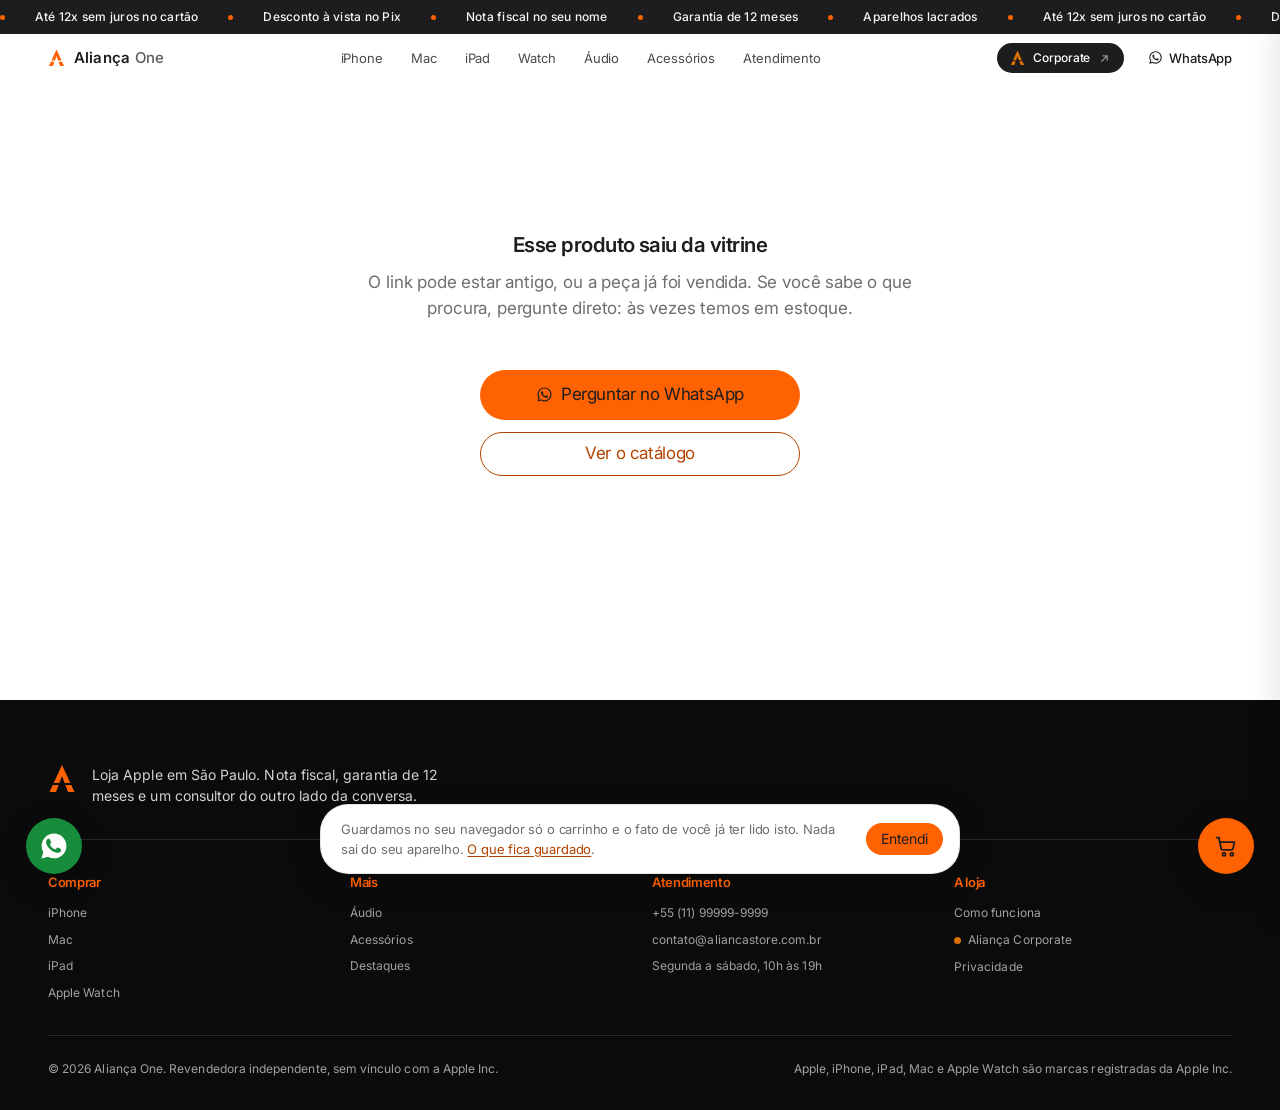
<file: produto.html>
<!DOCTYPE html>
<html lang="pt-BR">
<head>
<meta charset="UTF-8">
<meta name="viewport" content="width=device-width, initial-scale=1">
<title>Produto — Aliança One</title>
<meta name="description" content="Detalhes do produto na loja Aliança One, com nota fiscal, garantia e compra pelo WhatsApp.">
<meta name="theme-color" content="#f5f5f7">
<link rel="preconnect" href="https://fonts.googleapis.com">
<link rel="preconnect" href="https://fonts.gstatic.com" crossorigin>
<link rel="stylesheet" href="https://fonts.googleapis.com/css2?family=Inter:wght@400;500;600;700&display=swap">
<script>
  document.documentElement.classList.add('js');
  /* A metade da transição que pertence a esta página. Roda ANTES da
     primeira pintura: se esperasse o JS do rodapé, existiria um quadro
     com a página à mostra antes de a cortina cobrir. */
  try {
    if (sessionStorage.getItem('alianca:troca') === '1') {
      sessionStorage.removeItem('alianca:troca');
      document.documentElement.classList.add('chegando');
    }
  } catch (e) { /* navegador sem sessionStorage: entra sem cortina */ }
</script>
<script src="assets/js/loja.js"></script>
<script src="assets/js/regras.js"></script>
<script src="assets/js/evento.js"></script>
<link rel="stylesheet" href="assets/css/style.css">
<link rel="icon" href="data:image/svg+xml,<svg xmlns='http://www.w3.org/2000/svg' viewBox='0 0 64 64'><rect width='64' height='64' rx='14' fill='%23f8f4ee'/><path d='M32 4 48.67 40 37.25 40 32 26 26.75 40 15.33 40Z' fill='%23FF6200'/><path d='M13.5 44 25.25 44 20 58 7 58Z' fill='%23FF6200'/><path d='M50.5 44 38.75 44 44 58 57 58Z' fill='%23FF6200'/></svg>">
</head>
<body>

<div class="troca" id="troca" aria-hidden="true"></div>


<a class="skip" href="#produto">Pular para o conteúdo</a>

<nav class="nav-topo" aria-label="Navegação principal">
  <!-- A faixa de avisos: o que a loja sempre oferece, nunca uma
       urgência inventada. Passa sozinha; quem pede menos movimento
       recebe a lista parada. -->
  <div class="faixa" aria-label="Condições da loja">
    <div class="faixa-trilho">
      <ul class="faixa-lista">
        <li>Até 12x sem juros no cartão</li>
        <li>Desconto à vista no Pix</li>
        <li>Nota fiscal no seu nome</li>
        <li>Garantia de 12 meses</li>
        <li>Aparelhos lacrados</li>
      </ul>
      <ul class="faixa-lista" aria-hidden="true">
        <li>Até 12x sem juros no cartão</li>
        <li>Desconto à vista no Pix</li>
        <li>Nota fiscal no seu nome</li>
        <li>Garantia de 12 meses</li>
        <li>Aparelhos lacrados</li>
      </ul>
    </div>
  </div>
  <div class="shell shell--larga nav-inner">
    <a class="marca" href="index.html" aria-label="Aliança One, página inicial">
      <svg class="simbolo" viewBox="4 2 56 58" aria-hidden="true" focusable="false">
        <path d="M32 4 L48.67 40 L37.25 40 L32 26 L26.75 40 L15.33 40 Z"/>
        <path d="M13.5 44 L25.25 44 L20 58 L7 58 Z"/>
        <path d="M50.5 44 L38.75 44 L44 58 L57 58 Z"/>
      </svg>
      <span class="marca-nome">Aliança<span class="marca-sub">One</span></span>
    </a>

    <div class="nav-links" id="nav-links" data-open="false">
      <a href="index.html?cat=iphone#catalogo">iPhone</a>
      <a href="index.html?cat=mac#catalogo">Mac</a>
      <a href="index.html?cat=ipad#catalogo">iPad</a>
      <a href="index.html?cat=watch#catalogo">Watch</a>
      <a href="index.html?cat=audio#catalogo">Áudio</a>
      <a href="index.html?cat=acessorios#catalogo">Acessórios</a>
      <a class="nav-destaque" href="sobre.html">Atendimento</a>
      <a class="nav-corp-menu" href="corporate.html" data-troca="#000000">
        <span class="nav-corp-menu-t">Aliança <b>Corporate</b></span>
        <span class="nav-corp-menu-s">Mac para a sua equipe, no CNPJ</span>
      </a>
      <a class="btn" data-wa="true" target="_blank" rel="noopener" href="#">Falar no WhatsApp</a>
    </div>

    <!-- A porta para o outro ramo. Ela NÃO mora na lista de
         categorias: iPhone, Mac e iPad são famílias de produto, e o
         Corporate é outra empresa. Posto entre as categorias, ele
         parecia mais um item de catálogo e sumia. Aqui ele fica no
         grupo de ações, à direita, onde moram as coisas que levam
         para fora desta loja. -->
    <a class="nav-corp" href="corporate.html" data-troca="#000000">
      <span class="nav-corp-marca" aria-hidden="true">
        <svg viewBox="4 2 56 58" focusable="false">
          <path d="M32 4 L48.67 40 L37.25 40 L32 26 L26.75 40 L15.33 40 Z"/>
          <path d="M13.5 44 L25.25 44 L20 58 L7 58 Z"/>
          <path d="M50.5 44 L38.75 44 L44 58 L57 58 Z"/>
        </svg>
      </span>
      <span>Corporate</span>
      <svg class="nav-corp-seta" width="13" height="13" viewBox="0 0 24 24" fill="none" stroke="currentColor" stroke-width="2.4" stroke-linecap="round" stroke-linejoin="round" aria-hidden="true"><path d="M7 17 17 7M9 7h8v8"/></svg>
    </a>

    <a class="nav-wa" data-wa="true" target="_blank" rel="noopener" href="#">
      <svg width="15" height="15" viewBox="0 0 24 24" fill="currentColor" aria-hidden="true"><path d="M12.04 2C6.58 2 2.13 6.45 2.13 11.91c0 1.75.46 3.45 1.32 4.95L2 22l5.25-1.38a9.9 9.9 0 0 0 4.79 1.22h.01c5.46 0 9.91-4.45 9.91-9.91 0-2.65-1.03-5.14-2.9-7.01A9.82 9.82 0 0 0 12.04 2Zm0 18.15h-.01a8.2 8.2 0 0 1-4.19-1.15l-.3-.18-3.12.82.83-3.04-.2-.31a8.19 8.19 0 0 1-1.26-4.38c0-4.54 3.7-8.24 8.25-8.24 2.2 0 4.27.86 5.83 2.42a8.19 8.19 0 0 1 2.41 5.83c0 4.54-3.7 8.24-8.24 8.24Zm4.52-6.17c-.25-.12-1.47-.72-1.69-.81-.23-.08-.39-.12-.56.13-.16.24-.64.8-.78.97-.15.16-.29.18-.53.06-.25-.13-1.05-.39-1.99-1.23-.74-.66-1.23-1.47-1.38-1.72-.14-.25-.01-.38.11-.5.11-.11.25-.29.37-.44.13-.15.17-.25.25-.41.09-.17.04-.31-.02-.43-.06-.12-.56-1.34-.76-1.84-.2-.48-.4-.42-.56-.43h-.47c-.17 0-.43.06-.66.31-.23.25-.86.85-.86 2.06s.89 2.39 1.01 2.55c.12.17 1.74 2.66 4.22 3.73.59.25 1.05.4 1.41.52.59.19 1.13.16 1.56.1.47-.07 1.47-.6 1.68-1.18.21-.58.21-1.07.14-1.18-.06-.11-.22-.17-.47-.29Z"/></svg>
      <span class="txt">WhatsApp</span>
    </a>


    <button class="nav-toggle" type="button" aria-expanded="false" aria-controls="nav-links" aria-label="Abrir menu">
      <span></span>
    </button>
  </div>
</nav>

<main>
  <!-- Preenchido por assets/js/produto.js a partir do ?id= da URL -->
  <section class="produto" id="produto"></section>
</main>

<footer class="rodape">
  <div class="shell shell--larga">
      <div class="rodape-marca">
        <svg class="simbolo" viewBox="4 2 56 58" aria-hidden="true" focusable="false">
          <path d="M32 4 L48.67 40 L37.25 40 L32 26 L26.75 40 L15.33 40 Z"/>
          <path d="M13.5 44 L25.25 44 L20 58 L7 58 Z"/>
          <path d="M50.5 44 L38.75 44 L44 58 L57 58 Z"/>
        </svg>
        <p>Loja Apple em São Paulo. Nota fiscal, garantia de 12 meses e um consultor
          do outro lado da conversa.</p>
      </div>

    <div class="rodape-cols">
      <div>
        <h4>Comprar</h4>
        <ul>
          <li><a href="index.html?cat=iphone#catalogo">iPhone</a></li>
          <li><a href="index.html?cat=mac#catalogo">Mac</a></li>
          <li><a href="index.html?cat=ipad#catalogo">iPad</a></li>
          <li><a href="index.html?cat=watch#catalogo">Apple Watch</a></li>
        </ul>
      </div>
      <div>
        <h4>Mais</h4>
        <ul>
          <li><a href="index.html?cat=audio#catalogo">Áudio</a></li>
          <li><a href="index.html?cat=acessorios#catalogo">Acessórios</a></li>
          <li><a href="index.html#destaques">Destaques</a></li>
        </ul>
      </div>
      <div>
        <h4>Atendimento</h4>
        <ul>
          <li><a data-wa="true" target="_blank" rel="noopener" href="#"><span data-telefone>WhatsApp</span></a></li>
          <li data-campo="email"></li>
          <li data-campo="horario"></li>
        </ul>
      </div>
      <div>
        <h4>A loja</h4>
        <ul>
          <li data-instagram-bloco><a data-instagram href="#" target="_blank" rel="noopener"><span data-arroba>Instagram</span></a></li>
          <li><a href="sobre.html">Como funciona</a></li>
          <li><a class="rodape-corp" href="corporate.html" data-troca="#000000">Aliança Corporate</a></li>
          <li><a href="privacidade.html">Privacidade</a></li>
        </ul>
      </div>
    </div>

    <div class="rodape-fim">
      <p>© <span id="ano"></span> Aliança One. Revendedora independente, sem vínculo com a Apple Inc.</p>
      <p>Apple, iPhone, iPad, Mac e Apple Watch são marcas registradas da Apple Inc.</p>
    </div>
  </div>
</footer>

<!-- Barra de compra fixa, só no celular -->
<div class="barra-compra" data-visible="false">
  <div>
    <p class="k" id="barra-nome"></p>
    <p class="v" id="barra-valor"></p>
  </div>
  <a class="btn" id="barra-btn" target="_blank" rel="noopener" href="#">Comprar</a>
</div>

<!-- ============ Sacola ============ -->
<div class="carrinho" id="carrinho" data-aberto="false">
  <div class="carrinho-veu" data-fechar-carrinho></div>

  <aside class="carrinho-folha" role="dialog" aria-modal="true" aria-labelledby="carrinho-titulo" aria-hidden="true">
    <header class="carrinho-topo">
      <h2 id="carrinho-titulo">Seu carrinho</h2>
      <button class="carrinho-x" type="button" data-fechar-carrinho aria-label="Fechar o carrinho">
        <svg width="15" height="15" viewBox="0 0 24 24" fill="none" stroke="currentColor" stroke-width="2.2" stroke-linecap="round" aria-hidden="true"><path d="M6 6l12 12M18 6L6 18"/></svg>
      </button>
    </header>

    <div class="carrinho-corpo" id="carrinho-itens"></div>

    <footer class="carrinho-fim" id="carrinho-fim" hidden>
      <div class="carrinho-total">
        <span>Total à vista</span>
        <b id="carrinho-total"></b>
      </div>
      <p class="carrinho-parcelado" id="carrinho-parcelado"></p>
      <a class="btn btn--grande btn--largo" id="carrinho-enviar" href="checkout.html">
        Finalizar compra
      </a>
    </footer>
  </aside>
</div>

<!-- ============ Aviso de armazenamento ============ -->
<div class="aviso" id="aviso" hidden>
  <p class="aviso-txt">Guardamos no seu navegador só o carrinho e o fato de você já ter lido
    isto. Nada sai do seu aparelho. <a href="privacidade.html">O que fica guardado</a>.</p>
  <button class="btn btn--peq" type="button" id="aviso-ok">Entendi</button>
</div>

<!-- ============ Carrinho ============ -->
<button class="fab-sacola" type="button" aria-expanded="false" aria-controls="carrinho"
        aria-label="Abrir o carrinho, vazio" data-itens="0">
  <span class="fab-icone" aria-hidden="true">
    <svg viewBox="0 0 24 24" fill="none" stroke="currentColor" stroke-width="1.7" stroke-linecap="round" stroke-linejoin="round">
      <path d="M2.6 3.4h2.1l2.1 10.5a1.6 1.6 0 0 0 1.6 1.3h8.2a1.6 1.6 0 0 0 1.6-1.2l1.4-6.1H5.7"/>
      <circle cx="9.6" cy="19.6" r="1.5"/>
      <circle cx="17.1" cy="19.6" r="1.5"/>
    </svg>
  </span>
  <span class="fab-sacola-n" aria-hidden="true">0</span>
</button>

<!-- ============ WhatsApp ============ -->
<a class="wa" href="#" target="_blank" rel="noopener" aria-label="Falar com a Aliança One no WhatsApp">
  <svg viewBox="0 0 24 24" fill="currentColor" aria-hidden="true"><path d="M12.04 2C6.58 2 2.13 6.45 2.13 11.91c0 1.75.46 3.45 1.32 4.95L2 22l5.25-1.38a9.9 9.9 0 0 0 4.79 1.22h.01c5.46 0 9.91-4.45 9.91-9.91 0-2.65-1.03-5.14-2.9-7.01A9.82 9.82 0 0 0 12.04 2Zm5.52 13.98c-.25.7-1.45 1.34-2.02 1.42-.52.08-1.17.11-1.89-.12-.43-.14-.99-.32-1.7-.63-2.99-1.29-4.94-4.3-5.09-4.5-.15-.2-1.22-1.62-1.22-3.09 0-1.47.77-2.19 1.04-2.49.27-.3.59-.37.79-.37h.57c.18 0 .43-.07.67.51.25.6.84 2.07.91 2.22.07.15.12.32.02.52-.1.2-.15.32-.3.5-.15.17-.31.39-.44.52-.15.15-.3.31-.13.6.17.3.76 1.25 1.63 2.03 1.12 1 2.07 1.31 2.36 1.46.3.15.47.12.64-.07.17-.2.74-.86.94-1.16.2-.3.4-.25.67-.15.27.1 1.72.81 2.02.96.3.15.5.22.57.35.07.12.07.72-.18 1.42Z"/></svg>
</a>

<script src="assets/js/data.js"></script>
<script src="assets/js/catalogo.js"></script>
<script src="assets/js/site.js"></script>
<script src="assets/js/aparelho.js"></script>
<script src="assets/js/gesto.js"></script>
<script src="assets/js/transicao.js"></script>
<script src="assets/js/app.js"></script>
<script src="assets/js/carrinho.js"></script>
<script src="assets/js/galeria.js"></script>
<script src="assets/js/produto.js"></script>
</body>
</html>
</file>
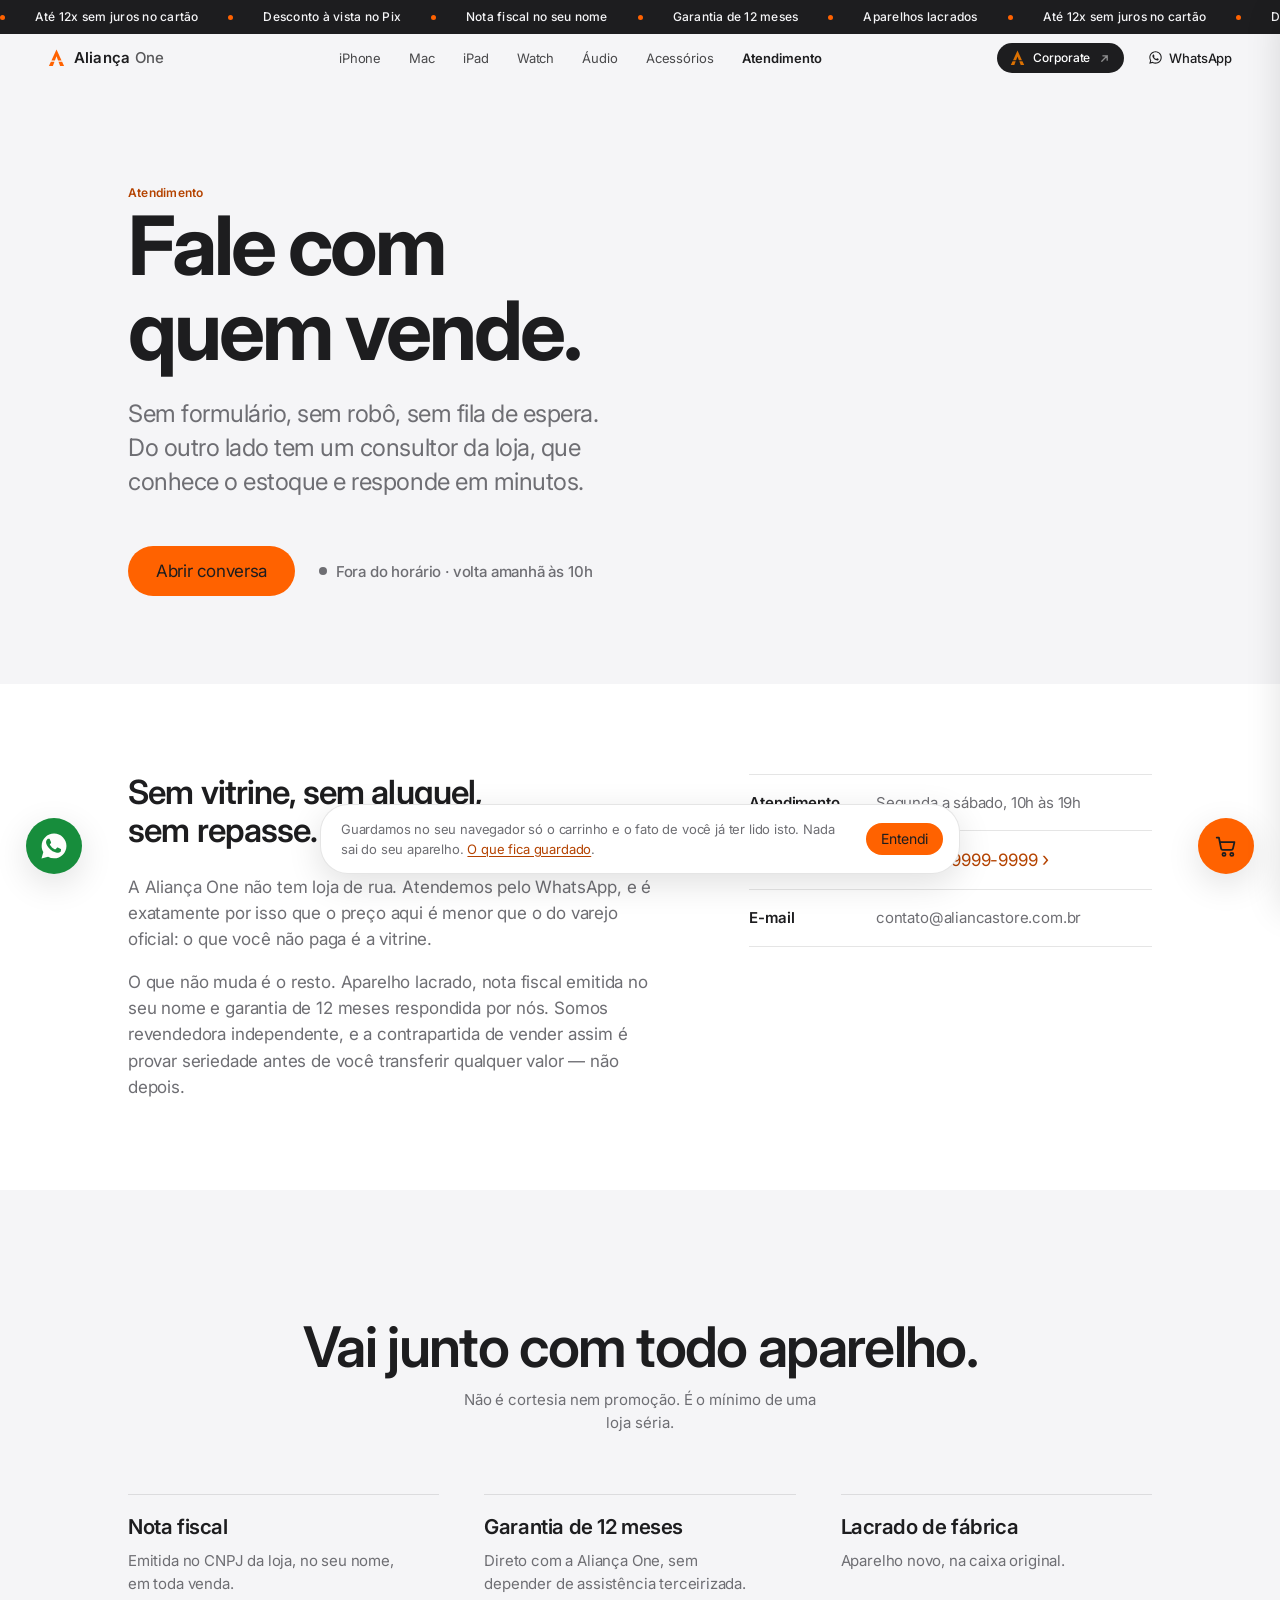
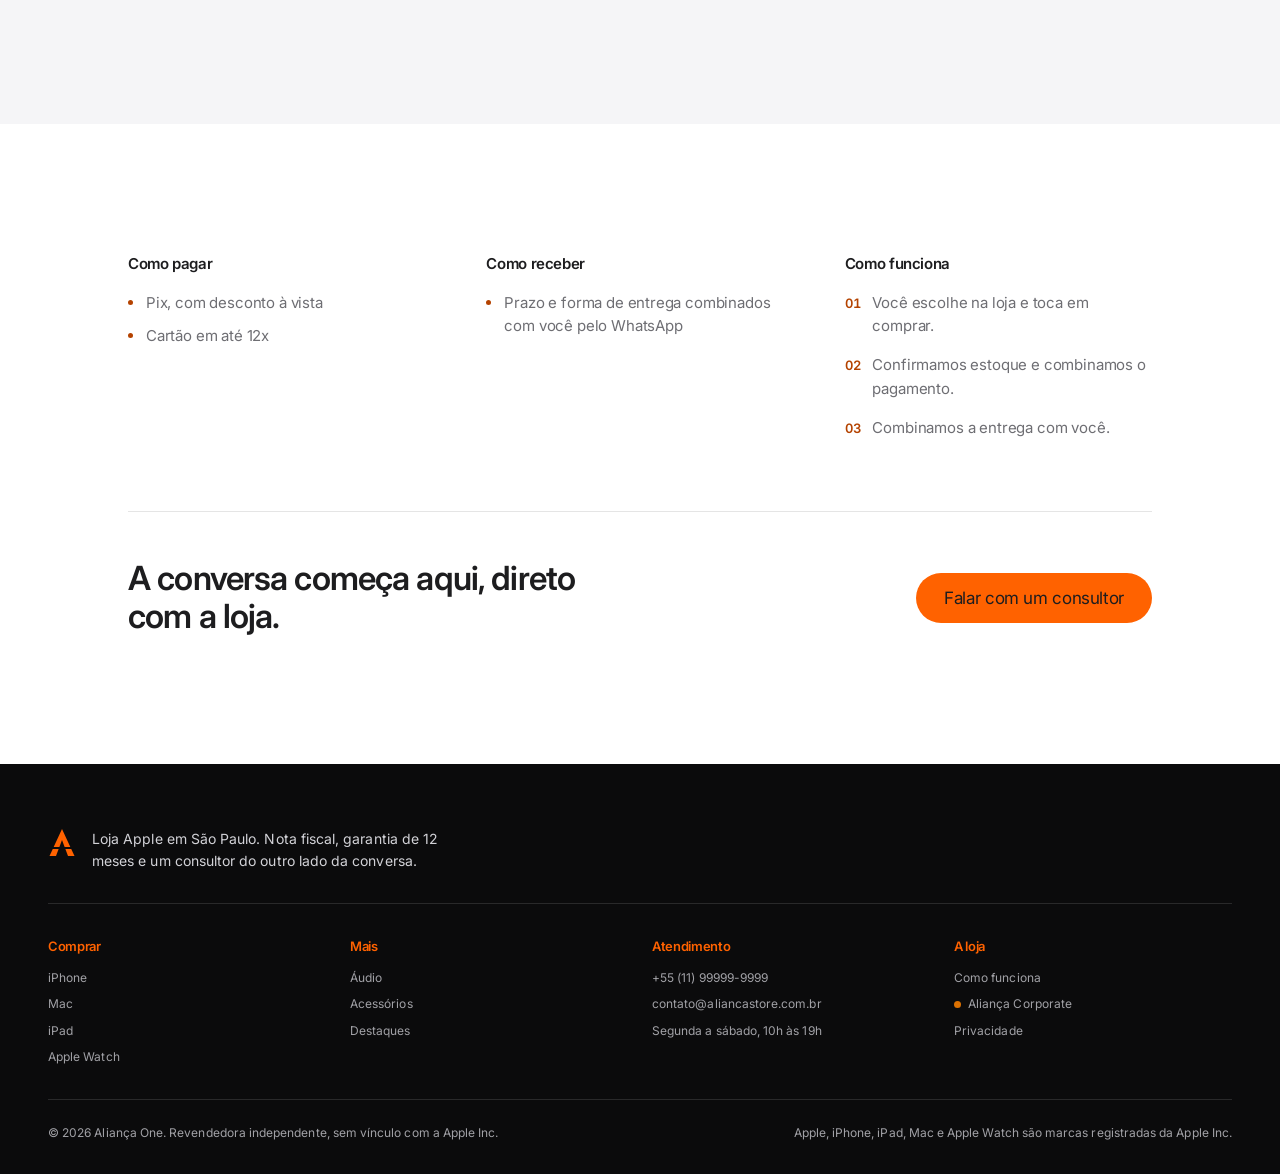
<file: sobre.html>
<!DOCTYPE html>
<html lang="pt-BR">
<head>
<meta charset="UTF-8">
<meta name="viewport" content="width=device-width, initial-scale=1">
<title>Atendimento — Aliança One</title>
<meta name="description" content="Como a Aliança One vende: nota fiscal, garantia de 12 meses, pagamento e entrega. Atendimento direto no WhatsApp, com gente de verdade.">
<meta name="theme-color" content="#f5f5f7">
<link rel="preconnect" href="https://fonts.googleapis.com">
<link rel="preconnect" href="https://fonts.gstatic.com" crossorigin>
<link rel="stylesheet" href="https://fonts.googleapis.com/css2?family=Inter:wght@400;500;600;700&display=swap">
<script>
  document.documentElement.classList.add('js');
  /* A metade da transição que pertence a esta página. Roda ANTES da
     primeira pintura: se esperasse o JS do rodapé, existiria um quadro
     com a página à mostra antes de a cortina cobrir. */
  try {
    if (sessionStorage.getItem('alianca:troca') === '1') {
      sessionStorage.removeItem('alianca:troca');
      document.documentElement.classList.add('chegando');
    }
  } catch (e) { /* navegador sem sessionStorage: entra sem cortina */ }
</script>
<script src="assets/js/loja.js"></script>
<script src="assets/js/regras.js"></script>
<script src="assets/js/evento.js"></script>
<link rel="stylesheet" href="assets/css/style.css">
<link rel="icon" href="data:image/svg+xml,<svg xmlns='http://www.w3.org/2000/svg' viewBox='0 0 64 64'><rect width='64' height='64' rx='14' fill='%23f8f4ee'/><path d='M32 4 48.67 40 37.25 40 32 26 26.75 40 15.33 40Z' fill='%23FF6200'/><path d='M13.5 44 25.25 44 20 58 7 58Z' fill='%23FF6200'/><path d='M50.5 44 38.75 44 44 58 57 58Z' fill='%23FF6200'/></svg>">
</head>
<body>

<div class="troca" id="troca" aria-hidden="true"></div>


<a class="skip" href="#conteudo">Pular para o conteúdo</a>

<nav class="nav-topo" aria-label="Navegação principal">
  <!-- A faixa de avisos: o que a loja sempre oferece, nunca uma
       urgência inventada. Passa sozinha; quem pede menos movimento
       recebe a lista parada. -->
  <div class="faixa" aria-label="Condições da loja">
    <div class="faixa-trilho">
      <ul class="faixa-lista">
        <li>Até 12x sem juros no cartão</li>
        <li>Desconto à vista no Pix</li>
        <li>Nota fiscal no seu nome</li>
        <li>Garantia de 12 meses</li>
        <li>Aparelhos lacrados</li>
      </ul>
      <ul class="faixa-lista" aria-hidden="true">
        <li>Até 12x sem juros no cartão</li>
        <li>Desconto à vista no Pix</li>
        <li>Nota fiscal no seu nome</li>
        <li>Garantia de 12 meses</li>
        <li>Aparelhos lacrados</li>
      </ul>
    </div>
  </div>
  <div class="shell shell--larga nav-inner">
    <a class="marca" href="index.html" aria-label="Aliança One, página inicial">
      <svg class="simbolo" viewBox="4 2 56 58" aria-hidden="true" focusable="false">
        <path d="M32 4 L48.67 40 L37.25 40 L32 26 L26.75 40 L15.33 40 Z"/>
        <path d="M13.5 44 L25.25 44 L20 58 L7 58 Z"/>
        <path d="M50.5 44 L38.75 44 L44 58 L57 58 Z"/>
      </svg>
      <span class="marca-nome">Aliança<span class="marca-sub">One</span></span>
    </a>

    <div class="nav-links" id="nav-links" data-open="false">
      <a href="index.html?cat=iphone#catalogo">iPhone</a>
      <a href="index.html?cat=mac#catalogo">Mac</a>
      <a href="index.html?cat=ipad#catalogo">iPad</a>
      <a href="index.html?cat=watch#catalogo">Watch</a>
      <a href="index.html?cat=audio#catalogo">Áudio</a>
      <a href="index.html?cat=acessorios#catalogo">Acessórios</a>
      <a class="nav-destaque" href="sobre.html" aria-current="page">Atendimento</a>
      <a class="nav-corp-menu" href="corporate.html" data-troca="#000000">
        <span class="nav-corp-menu-t">Aliança <b>Corporate</b></span>
        <span class="nav-corp-menu-s">Mac para a sua equipe, no CNPJ</span>
      </a>
      <a class="btn" data-wa="true" target="_blank" rel="noopener" href="#">Falar no WhatsApp</a>
    </div>

    <!-- A porta para o outro ramo. Ela NÃO mora na lista de
         categorias: iPhone, Mac e iPad são famílias de produto, e o
         Corporate é outra empresa. Posto entre as categorias, ele
         parecia mais um item de catálogo e sumia. Aqui ele fica no
         grupo de ações, à direita, onde moram as coisas que levam
         para fora desta loja. -->
    <a class="nav-corp" href="corporate.html" data-troca="#000000">
      <span class="nav-corp-marca" aria-hidden="true">
        <svg viewBox="4 2 56 58" focusable="false">
          <path d="M32 4 L48.67 40 L37.25 40 L32 26 L26.75 40 L15.33 40 Z"/>
          <path d="M13.5 44 L25.25 44 L20 58 L7 58 Z"/>
          <path d="M50.5 44 L38.75 44 L44 58 L57 58 Z"/>
        </svg>
      </span>
      <span>Corporate</span>
      <svg class="nav-corp-seta" width="13" height="13" viewBox="0 0 24 24" fill="none" stroke="currentColor" stroke-width="2.4" stroke-linecap="round" stroke-linejoin="round" aria-hidden="true"><path d="M7 17 17 7M9 7h8v8"/></svg>
    </a>

    <a class="nav-wa" data-wa="true" target="_blank" rel="noopener" href="#">
      <svg width="15" height="15" viewBox="0 0 24 24" fill="currentColor" aria-hidden="true"><path d="M12.04 2C6.58 2 2.13 6.45 2.13 11.91c0 1.75.46 3.45 1.32 4.95L2 22l5.25-1.38a9.9 9.9 0 0 0 4.79 1.22h.01c5.46 0 9.91-4.45 9.91-9.91 0-2.65-1.03-5.14-2.9-7.01A9.82 9.82 0 0 0 12.04 2Zm0 18.15h-.01a8.2 8.2 0 0 1-4.19-1.15l-.3-.18-3.12.82.83-3.04-.2-.31a8.19 8.19 0 0 1-1.26-4.38c0-4.54 3.7-8.24 8.25-8.24 2.2 0 4.27.86 5.83 2.42a8.19 8.19 0 0 1 2.41 5.83c0 4.54-3.7 8.24-8.24 8.24Zm4.52-6.17c-.25-.12-1.47-.72-1.69-.81-.23-.08-.39-.12-.56.13-.16.24-.64.8-.78.97-.15.16-.29.18-.53.06-.25-.13-1.05-.39-1.99-1.23-.74-.66-1.23-1.47-1.38-1.72-.14-.25-.01-.38.11-.5.11-.11.25-.29.37-.44.13-.15.17-.25.25-.41.09-.17.04-.31-.02-.43-.06-.12-.56-1.34-.76-1.84-.2-.48-.4-.42-.56-.43h-.47c-.17 0-.43.06-.66.31-.23.25-.86.85-.86 2.06s.89 2.39 1.01 2.55c.12.17 1.74 2.66 4.22 3.73.59.25 1.05.4 1.41.52.59.19 1.13.16 1.56.1.47-.07 1.47-.6 1.68-1.18.21-.58.21-1.07.14-1.18-.06-.11-.22-.17-.47-.29Z"/></svg>
      <span class="txt">WhatsApp</span>
    </a>


    <button class="nav-toggle" type="button" aria-expanded="false" aria-controls="nav-links" aria-label="Abrir menu">
      <span></span>
    </button>
  </div>
</nav>

<main id="conteudo">

<!-- ============ Capa ============ -->
<section class="atendimento">
  <div class="shell">
    <p class="olho" data-entra>Atendimento</p>
    <h1 class="t-hero" data-entra>Fale com quem vende.</h1>
    <p class="sub" data-entra>Sem formulário, sem robô, sem fila de espera. Do outro lado
      tem um consultor da loja, que conhece o estoque e responde em minutos.</p>

    <div class="atend-acao" data-entra>
      <a class="btn btn--grande" data-wa="true" target="_blank" rel="noopener" href="#">
        Abrir conversa
      </a>
      <p class="estado" id="estado-loja" data-aberta="false">
        <span class="estado-luz" aria-hidden="true"></span>
        <span class="estado-txt"></span>
      </p>
    </div>
  </div>
</section>

<!-- ============ A loja ============ -->
<section class="loja">
  <div class="shell">
    <div class="loja-grade">

      <div class="loja-texto" data-reveal>
        <h2 class="t-lg">Sem vitrine, sem aluguel, sem repasse.</h2>
        <p>A Aliança One não tem loja de rua. Atendemos pelo WhatsApp, e é
          exatamente por isso que o preço aqui é menor que o do varejo oficial: o que
          você não paga é a vitrine.</p>
        <p>O que não muda é o resto. Aparelho lacrado, nota fiscal emitida no seu nome e
          garantia de 12 meses respondida por nós. Somos revendedora independente, e a
          contrapartida de vender assim é provar seriedade antes de você transferir
          qualquer valor — não depois.</p>
      </div>

      <dl class="loja-dados" data-reveal>
        <div data-cnpj-bloco>
          <dt>CNPJ</dt>
          <dd data-cnpj></dd>
        </div>
        <div>
          <dt>Atendimento</dt>
          <dd data-campo="horario"></dd>
        </div>
        <div data-instagram-bloco>
          <dt>Instagram</dt>
          <dd><a class="seta" data-instagram href="#" target="_blank" rel="noopener"><span data-arroba>Instagram</span></a></dd>
        </div>
        <div>
          <dt>WhatsApp</dt>
          <dd><a class="seta" data-wa="true" target="_blank" rel="noopener" href="#"><span data-telefone>Abrir conversa</span></a></dd>
        </div>
        <div>
          <dt>E-mail</dt>
          <dd data-campo="email"></dd>
        </div>
      </dl>

    </div>
  </div>
</section>

<!-- ============ O que vai junto ============ -->
<section class="inclui">
  <div class="shell">
    <div class="sec-topo" data-reveal>
      <h2 class="t-xl">Vai junto com todo aparelho.</h2>
      <p class="miudo">Não é cortesia nem promoção. É o mínimo de uma loja séria.</p>
    </div>

    <dl class="inclui-grade">
      <div data-reveal>
        <dt>Nota fiscal</dt>
        <dd>Emitida no CNPJ da loja, no seu nome, em toda venda.</dd>
      </div>
      <div data-reveal style="--delay:60ms">
        <dt>Garantia de 12 meses</dt>
        <dd>Direto com a Aliança One, sem depender de assistência terceirizada.</dd>
      </div>
      <div data-reveal style="--delay:120ms">
        <dt>Lacrado de fábrica</dt>
        <dd>Aparelho novo, na caixa original.</dd>
      </div>
    </dl>
  </div>
</section>

<!-- ============ Pagamento e entrega ============ -->
<section class="condicoes">
  <div class="shell">
    <div class="condicoes-grade">
      <div data-reveal>
        <h3>Como pagar</h3>
        <ul>
          <li>Pix, com desconto à vista</li>
          <li>Cartão em até 12x</li>
        </ul>
      </div>
      <div data-reveal style="--delay:80ms">
        <h3>Como receber</h3>
        <ul>
          <li>Prazo e forma de entrega combinados com você pelo WhatsApp</li>
        </ul>
      </div>
      <div data-reveal style="--delay:160ms">
        <h3>Como funciona</h3>
        <ol class="passos">
          <li><span class="n" aria-hidden="true">01</span><span>Você escolhe na loja e toca em comprar.</span></li>
          <li><span class="n" aria-hidden="true">02</span><span>Confirmamos estoque e combinamos o pagamento.</span></li>
          <li><span class="n" aria-hidden="true">03</span><span>Combinamos a entrega com você.</span></li>
        </ol>
      </div>
    </div>

    <div class="condicoes-fim" data-reveal>
      <p>A conversa começa aqui, direto com a loja.</p>
      <a class="btn btn--grande" data-wa="true" target="_blank" rel="noopener" href="#">
        Falar com um consultor
      </a>
    </div>
  </div>
</section>

</main>

<footer class="rodape">
  <div class="shell shell--larga">
      <div class="rodape-marca">
        <svg class="simbolo" viewBox="4 2 56 58" aria-hidden="true" focusable="false">
          <path d="M32 4 L48.67 40 L37.25 40 L32 26 L26.75 40 L15.33 40 Z"/>
          <path d="M13.5 44 L25.25 44 L20 58 L7 58 Z"/>
          <path d="M50.5 44 L38.75 44 L44 58 L57 58 Z"/>
        </svg>
        <p>Loja Apple em São Paulo. Nota fiscal, garantia de 12 meses e um consultor
          do outro lado da conversa.</p>
      </div>

    <div class="rodape-cols">
      <div>
        <h4>Comprar</h4>
        <ul>
          <li><a href="index.html?cat=iphone#catalogo">iPhone</a></li>
          <li><a href="index.html?cat=mac#catalogo">Mac</a></li>
          <li><a href="index.html?cat=ipad#catalogo">iPad</a></li>
          <li><a href="index.html?cat=watch#catalogo">Apple Watch</a></li>
        </ul>
      </div>
      <div>
        <h4>Mais</h4>
        <ul>
          <li><a href="index.html?cat=audio#catalogo">Áudio</a></li>
          <li><a href="index.html?cat=acessorios#catalogo">Acessórios</a></li>
          <li><a href="index.html#destaques">Destaques</a></li>
        </ul>
      </div>
      <div>
        <h4>Atendimento</h4>
        <ul>
          <li><a data-wa="true" target="_blank" rel="noopener" href="#"><span data-telefone>WhatsApp</span></a></li>
          <li data-campo="email"></li>
          <li data-campo="horario"></li>
        </ul>
      </div>
      <div>
        <h4>A loja</h4>
        <ul>
          <li data-instagram-bloco><a data-instagram href="#" target="_blank" rel="noopener"><span data-arroba>Instagram</span></a></li>
          <li><a href="sobre.html">Como funciona</a></li>
          <li><a class="rodape-corp" href="corporate.html" data-troca="#000000">Aliança Corporate</a></li>
          <li><a href="privacidade.html">Privacidade</a></li>
        </ul>
      </div>
    </div>

    <div class="rodape-fim">
      <p>© <span id="ano"></span> Aliança One. Revendedora independente, sem vínculo com a Apple Inc.</p>
      <p>Apple, iPhone, iPad, Mac e Apple Watch são marcas registradas da Apple Inc.</p>
    </div>
  </div>
</footer>

<!-- ============ Sacola ============ -->
<div class="carrinho" id="carrinho" data-aberto="false">
  <div class="carrinho-veu" data-fechar-carrinho></div>

  <aside class="carrinho-folha" role="dialog" aria-modal="true" aria-labelledby="carrinho-titulo" aria-hidden="true">
    <header class="carrinho-topo">
      <h2 id="carrinho-titulo">Seu carrinho</h2>
      <button class="carrinho-x" type="button" data-fechar-carrinho aria-label="Fechar o carrinho">
        <svg width="15" height="15" viewBox="0 0 24 24" fill="none" stroke="currentColor" stroke-width="2.2" stroke-linecap="round" aria-hidden="true"><path d="M6 6l12 12M18 6L6 18"/></svg>
      </button>
    </header>

    <div class="carrinho-corpo" id="carrinho-itens"></div>

    <footer class="carrinho-fim" id="carrinho-fim" hidden>
      <div class="carrinho-total">
        <span>Total à vista</span>
        <b id="carrinho-total"></b>
      </div>
      <p class="carrinho-parcelado" id="carrinho-parcelado"></p>
      <a class="btn btn--grande btn--largo" id="carrinho-enviar" href="checkout.html">
        Finalizar compra
      </a>
    </footer>
  </aside>
</div>

<!-- ============ Aviso de armazenamento ============ -->
<div class="aviso" id="aviso" hidden>
  <p class="aviso-txt">Guardamos no seu navegador só o carrinho e o fato de você já ter lido
    isto. Nada sai do seu aparelho. <a href="privacidade.html">O que fica guardado</a>.</p>
  <button class="btn btn--peq" type="button" id="aviso-ok">Entendi</button>
</div>

<!-- ============ Carrinho ============ -->
<button class="fab-sacola" type="button" aria-expanded="false" aria-controls="carrinho"
        aria-label="Abrir o carrinho, vazio" data-itens="0">
  <span class="fab-icone" aria-hidden="true">
    <svg viewBox="0 0 24 24" fill="none" stroke="currentColor" stroke-width="1.7" stroke-linecap="round" stroke-linejoin="round">
      <path d="M2.6 3.4h2.1l2.1 10.5a1.6 1.6 0 0 0 1.6 1.3h8.2a1.6 1.6 0 0 0 1.6-1.2l1.4-6.1H5.7"/>
      <circle cx="9.6" cy="19.6" r="1.5"/>
      <circle cx="17.1" cy="19.6" r="1.5"/>
    </svg>
  </span>
  <span class="fab-sacola-n" aria-hidden="true">0</span>
</button>

<!-- ============ WhatsApp ============ -->
<a class="wa" href="#" target="_blank" rel="noopener" aria-label="Falar com a Aliança One no WhatsApp">
  <svg viewBox="0 0 24 24" fill="currentColor" aria-hidden="true"><path d="M12.04 2C6.58 2 2.13 6.45 2.13 11.91c0 1.75.46 3.45 1.32 4.95L2 22l5.25-1.38a9.9 9.9 0 0 0 4.79 1.22h.01c5.46 0 9.91-4.45 9.91-9.91 0-2.65-1.03-5.14-2.9-7.01A9.82 9.82 0 0 0 12.04 2Zm5.52 13.98c-.25.7-1.45 1.34-2.02 1.42-.52.08-1.17.11-1.89-.12-.43-.14-.99-.32-1.7-.63-2.99-1.29-4.94-4.3-5.09-4.5-.15-.2-1.22-1.62-1.22-3.09 0-1.47.77-2.19 1.04-2.49.27-.3.59-.37.79-.37h.57c.18 0 .43-.07.67.51.25.6.84 2.07.91 2.22.07.15.12.32.02.52-.1.2-.15.32-.3.5-.15.17-.31.39-.44.52-.15.15-.3.31-.13.6.17.3.76 1.25 1.63 2.03 1.12 1 2.07 1.31 2.36 1.46.3.15.47.12.64-.07.17-.2.74-.86.94-1.16.2-.3.4-.25.67-.15.27.1 1.72.81 2.02.96.3.15.5.22.57.35.07.12.07.72-.18 1.42Z"/></svg>
</a>

<script src="assets/js/data.js"></script>
<script src="assets/js/catalogo.js"></script>
<script src="assets/js/site.js"></script>
<script src="assets/js/aparelho.js"></script>
<script src="assets/js/gesto.js"></script>
<script src="assets/js/transicao.js"></script>
<script src="assets/js/app.js"></script>
<script src="assets/js/carrinho.js"></script>
</body>
</html>
</file>
<file: assets/css/style.css>
/* =============================================================
   ALIANÇA ONE — folha de estilo única

   A PÁGINA É OFF-WHITE E O LARANJA É O DETALHE. Essa é a inversão
   que governa tudo o que vem abaixo. Antes o laranja era o chão e o
   branco era o gesto; agora o papel é o chão e o laranja é o gesto —
   ele preenche botão, rótulo, o filete que corta a capa e uma única
   superfície inteira — a faixa dos compromissos, no pé da página —
   e nada mais.

   O argumento não é de gosto, é de quanto laranja o olho aguenta. Um
   chão saturado obriga a página inteira a se defender dele: toda
   tinta vira branca, todo secundário some, toda cor de produto tem
   de brigar com a cor da loja. Sobre papel, o laranja volta a ser o
   que uma marca precisa que ele seja — a coisa que o olho encontra
   primeiro, justamente porque não está em todo lugar.

   O laranja é o do iPhone 17 Pro: a página e o aparelho fotografado
   na capa são da mesma família de matiz.
   ============================================================= */

/* ---------- 1. Tokens ---------- */

:root {
  /* ---------------------------------------------------------------
     OS TRÊS DEGRAUS DO PAPEL.

     Off-white, nunca `#fff`: o branco puro é uma tela de escritório,
     e a loja vende objeto, não planilha. Os três são o MESMO papel
     com o croma da marca dentro (0.004 a 0.012 no matiz 70–78) — é
     essa gota de laranja que faz o cinza parecer quente em vez de
     parecer poeira.

     A ordem entre eles é a de uma lista agrupada de iOS, e é o
     contrário do que parece: o chão da página é o degrau do MEIO, o
     cartão é MAIS CLARO que ele, e o recuo é mais escuro. É assim que
     um cartão se levanta sem precisar de borda — a sombra confirma o
     que a luz já disse.
     --------------------------------------------------------------- */
  --chao:    #f5f5f7;  /* o cinza da Apple · o chão da página */
  --chao-2:  #ffffff;  /* cartão, campo, chip */
  --fundo:   #e8e8ed;  /* recuo, hover */

  /* Os mesmos três, com os nomes que o resto da folha já usava. As
     ilhas claras deixaram de ser exceção: agora a página inteira é
     ilha, e `--papel` é o papel mais alvo, para o que precisa saltar
     um degrau acima do chão. */
  --papel:   #ffffff;
  --papel-2: #f5f5f7;

  /* ---------------------------------------------------------------
     O LARANJA DA MARCA É `#FF6200`, e ele tem um limite físico que
     define sozinho toda a estrutura desta seção.

     `#FF6200` mede `oklch(0.691 0.207 42)`. A luminância dele é 0.30,
     e isso quer dizer que o MELHOR contraste que ele pode alcançar
     contra qualquer fundo claro é **3,00:1 — no branco puro**. Não é
     questão de escolher bem o papel: não existe fundo mais claro que
     branco. Como texto sobre papel ele fecha 2,74:1, e não há ajuste
     que o salve.

     Do outro lado ele é excelente como CHÃO: a tinta preta quente por
     cima dele fecha **5,79:1** — melhor que os 5,43:1 que o
     Laranja-cósmico dava. É para isso que ele serve.

     Daí a divisão de trabalho, e ela não é "dois laranjas": é o mesmo
     matiz 42 em duas luzes, cada uma no trabalho que a física permite.

       `--marca`  PREENCHE. Botão, cartão forte, faixa, etiqueta,
                  carrinho, chip, o filete da capa. Sempre com tinta
                  preta por cima — nunca com papel, que daria 2,90:1.
       `--acao`   ESCREVE. Rótulo, link, seta, chevron, monograma,
                  foco. Mesmo matiz, luz 0.53, 5,14:1 no chão.

     Visualmente o site é `#FF6200`: ele é quem preenche tudo o que
     tem área. O irmão escuro só aparece em texto miúdo, que é onde
     `#FF6200` seria ilegível de qualquer jeito.

     A REGRA DURA, e ela vale em toda superfície laranja da página:

         Sobre laranja, a tinta é PRETA. Nunca papel miúdo.

     E a armadilha que a medição pegou: rebaixar essa tinta por
     opacidade reprova. Por isso não há dois brilhos dentro de uma peça
     laranja — há uma tinta só, e o que separa manchete de corpo é peso
     e tamanho, nunca brilho.

     O Laranja-cósmico saiu. Ele era um segundo tom de superfície, e
     dois laranjas de superfície numa página que tem um laranja de
     marca é exatamente a diluição que a folha inteira existe para
     evitar.
     --------------------------------------------------------------- */
  --marca:       #FF6200;                 /* oklch(0.691 0.207 42) · preto por cima 5,79:1 */
  --marca-funda: oklch(0.655 0.19 42);    /* #eb5e15 · hover do preenchimento · 5,08:1 */

  --acao:       oklch(0.53 0.16 42);      /* #b44200 · o laranja que se ESCREVE · 5,14:1 */
  --acao-funda: oklch(0.475 0.143 42);    /* #9b3801 · hover do laranja escrito */
  --acao-tenue: color-mix(in oklab, var(--marca) 12%, transparent);

  /* O degrau de ênfase: a tinta laranja de um botão de PAPEL que mora
     dentro de uma superfície laranja. */
  --sobre-claro: oklch(0.48 0.145 42);    /* #9d3900 · 6,7:1 no papel */

  /* ---------------------------------------------------------------
     A TINTA. Preto quente, nunca `#000`: o mesmo matiz do laranja,
     com croma quase zero. 15,9:1 no chão.

     O secundário se rebaixa ESCURECENDO, que é o que um chão claro
     pede — foi exatamente o contrário na versão laranja, e é a única
     regra do site que a inversão virou de cabeça para baixo.
     --------------------------------------------------------------- */
  --tinta:   #1d1d1f;   /* 15,4:1 no chão */
  --escuro:  #1d1d1f;   /* o mesmo, pelo nome antigo */
  --suave:   #6e6e73;   /* 4,9:1 no chão, 5,1:1 no branco */

  /* O `--claro` é o papel visto de dentro de uma superfície escura:
     a tinta da faixa do Instagram, do botão preto da capa, do selo
     do carrinho. Ele não é mais o gesto do site — o gesto é o
     laranja. */
  --claro:   #ffffff;

  /* O filete. Sobre papel ele é a tinta rebaixada, não o branco. */
  --linha:   rgb(0 0 0 / 0.1);
  --linha-forte: rgb(0 0 0 / 0.2);

  /* A faixa forte e o botão: `#FF6200` cheio com a tinta preta por
     cima. É a mesma dupla em toda a folha, e é o único preenchimento
     cromático que o site tem. */
  --forte: var(--marca);
  --forte-tinta: #1d1d1f;

  /* Sem degradê em lugar nenhum: o token continua para o resto da
     folha não quebrar, mas é uma cor só. */
  --rampa-acao: var(--marca);

  /* -- Os dois grãos do outro ramo --
     O site carrega exatamente duas peças com a cor do Corporate: o
     disco do monograma na pílula do menu e o bloco dela no menu de
     celular. São os únicos lugares em que uma cor de fora do sistema
     entra, e entram porque não são decoração — são a amostra do
     lugar para onde o link leva. O ouro saiu de lá, depois o amarelo,
     depois o próprio bronze: hoje o acento do Corporate é um laranja
     vivo e escuro, e a miniatura tem de dizer a verdade sobre a
     página que promete. */
  --corp-preto:  oklch(0.19 0.008 250);
  --corp-laranja: #db7102;               /* oklch(0.66 0.163 55) */

  /* ---------------------------------------------------------------
     Chãos por categoria. A cor diz de que família é o produto antes
     de você ler o nome. Eles subiram de saturação junto com a
     inversão: contra um chão laranja bastava serem pálidos, contra
     um chão de papel um pálido some. Croma baixo mesmo assim — quem
     sinaliza ação é o laranja, e esses aqui são só chão.
     --------------------------------------------------------------- */
  --areia:   #f5f5f7;   /* iPhone     */
  --bruma:   #f5f5f7;  /* iPad       */
  --musgo:   #f5f5f7;  /* Áudio      */
  --argila:   #f5f5f7;   /* Watch      */
  --linho:   #f5f5f7;   /* Acessórios */
  --grafite:   #f5f5f7;  /* Mac        */

  /* ---------------------------------------------------------------
     As caixas dos destaques usam a versão SATURADA da mesma família.
     São seis blocos só, aparecendo uma vez na página — é onde a cor
     pode pesar sem cansar. Os chãos pálidos acima continuam servindo
     às pílulas do trilho, que se repetem.

     Cada caixa carrega dois tons próprios: `--olho` para o rótulo e
     `--sub` para o texto miúdo. O secundário do resto do site
     reprova aqui, então dentro da caixa ele escurece e ganha o matiz
     da própria família.
     --------------------------------------------------------------- */
  --areia-viva: #ffffff;
  --bruma-viva: #ffffff;
  --musgo-vivo: #ffffff;
  --argila-viva: #ffffff;
  --linho-vivo: #ffffff;
  --grafite-vivo: #ffffff;
  --laranja-vivo: #ffffff;

  /* A noite: o único chão escuro do site, na faixa do Instagram.
     Social é outro lugar, e parecer outro lugar ajuda a pessoa a
     entender para onde ela vai ao clicar. */
  --noite:   oklch(0.235 0.022 45);

  /* O verde do WhatsApp. Não é cor da loja: é o rótulo de um
     aplicativo, como o ícone. */
  --zap: oklch(0.565 0.155 148);

  /* O poço da peça na página do produto: um degrau abaixo do papel,
     com um fio do laranja dentro. */
  --poco:    #f5f5f7;

  /* O aro de 1px: o que separa um chip do chão quando a diferença de
     tom entre os dois é de 1,07:1 e uma sombra seria pesada demais
     para uma peça de 42px. */
  --aro: inset 0 0 0 1px rgb(0 0 0 / 0.08);

  --sans: -apple-system, BlinkMacSystemFont, 'SF Pro Text', 'Inter',
          'Helvetica Neue', Arial, sans-serif;

  /* Manchetes: a SF Pro de verdade quando a pessoa está num aparelho
     Apple — que é a maioria de quem compra aqui. A Apple não licencia
     a SF Pro para servir na web, então ela não pode ser baixada; o que
     dá para fazer é pedi-la ao sistema primeiro. Quem não a tem cai na
     Switzer, escolhida justamente por ser a mais próxima dela em
     proporção e desenho — a manchete muda de arquivo, não de voz. */
  --display: -apple-system, BlinkMacSystemFont, 'SF Pro Display', 'Inter',
             'Helvetica Neue', Arial, sans-serif;

  --t-hero:  clamp(2.75rem, 6.4vw, 5.5rem);
  --t-xl:    clamp(2rem, 4vw, 3.25rem);
  --t-lg:    clamp(1.5rem, 2.6vw, 2.1rem);
  --t-md:    clamp(1.15rem, 1.6vw, 1.375rem);
  --t-body:  1.0625rem;
  --t-sm:    0.9375rem;
  --t-xs:    0.8125rem;
  --t-olho:  0.75rem;

  /* Ritmo */
  --s1: 4px;   --s2: 8px;   --s3: 12px;  --s4: 16px;
  --s5: 24px;  --s6: 32px;  --s7: 48px;  --s8: 72px;
  --s9: 112px; --s10: 160px;

  --gutter:  clamp(22px, 5vw, 48px);
  --section: clamp(72px, 10vw, 152px);
  --shell:   1120px;
  --shell-larga: 1320px;
  --nav:     52px;

  /* Movimento discreto */
  --ease: cubic-bezier(0.16, 1, 0.3, 1);
  --tap: 130ms;
  --hover: 220ms;
  --reveal: 620ms;

  /* -- Formas --
     Os raios subiram: 28px nos cartões é o que faz a vitrine parecer
     macia em vez de tabelada. A pílula continua em 980px. */
  --r-sm: 12px;
  --r:    18px;
  --r-lg: 28px;
  --r-poco: 20px;   /* o raio de dentro: sempre 8px menor que o do cartão */

  /* -- Elevação --
     O site era chapado por decisão, e essa decisão mudou aqui: os
     cartões da vitrine passam a FLUTUAR. A sombra é sempre dupla —
     uma camada curta que cola o objeto no chão e uma longa que dá o
     volume. Uma sombra só, dura, é o que faz parecer adesivo.

     Ela vive apenas na vitrine e nas peças que se levantam. Seções,
     faixas e linhas de catálogo continuam separadas por cor e por
     filete, como sempre foram. */
  --sombra-card:  0 2px 12px rgb(0 0 0 / 0.06);
  --sombra-alta:  0 10px 34px rgb(0 0 0 / 0.12);

  /* A cor DESTE ramo, usada pela cortina da troca. É o CHÃO da
     página, não o acento: a bola tem de chegar do outro lado já
     pintada com aquilo que vai estar embaixo do conteúdo. */
  --troca-cor: var(--chao);

  color-scheme: light;
}

@font-face {
  font-family: 'Switzer-fallback';
  src: local('Helvetica Neue'), local('Arial');
  size-adjust: 98%;
  ascent-override: 96%;
  descent-override: 24%;
}

/* ---------- 2. Base ---------- */

*, *::before, *::after { box-sizing: border-box; }

html {
  /* Reservado onde existe barra de rolagem de verdade: sem isso a
     página inteira salta 15px para o lado quando a sacola trava a
     rolagem. No celular a barra é sobreposta e não ocupa espaço —
     ali a reserva vira uma faixa morta na direita da tela. */
  scrollbar-gutter: auto;
  -webkit-text-size-adjust: 100%;
  scroll-behavior: smooth;
  scroll-padding-top: calc(var(--nav) + 24px);
}

body {
  margin: 0;
  background: var(--chao);
  color: var(--tinta);
  font-family: var(--sans);
  font-size: var(--t-body);
  line-height: 1.55;
  letter-spacing: -0.01em;
  -webkit-font-smoothing: antialiased;
  text-rendering: optimizeLegibility;
  font-optical-sizing: auto;
  overflow-x: hidden;
}

/* Números de preço nunca dançam de largura entre um card e outro. */
.card-preco, .linha-preco, .produto-preco, .capa-preco, .barra-compra .v {
  font-variant-numeric: tabular-nums;
}

button { font: inherit; color: inherit; }
a { color: inherit; text-decoration: none; }

:focus-visible {
  outline: 2px solid var(--acao);
  outline-offset: 3px;
  border-radius: 5px;
}

::selection { background: var(--acao-tenue); color: var(--tinta); }

.shell {
  width: 100%;
  max-width: var(--shell);
  margin-inline: auto;
  padding-inline: var(--gutter);
}
.shell--larga { max-width: var(--shell-larga); }

.sr-only {
  position: absolute; width: 1px; height: 1px;
  padding: 0; margin: -1px; overflow: hidden;
  clip-path: inset(50%); white-space: nowrap;
}

.skip {
  position: absolute; top: -100px; left: var(--gutter); z-index: 300;
  background: var(--tinta); color: var(--claro);
  padding: 12px 20px; border-radius: 0 0 var(--r-sm) var(--r-sm);
  font-weight: 600;
}
.skip:focus { top: 0; }

/* ---------- 3. Tipografia ---------- */

h1, h2, h3, h4 { margin: 0; font-weight: 600; letter-spacing: -0.025em; }

.t-hero {
  font-family: var(--display);
  font-size: var(--t-hero);
  font-weight: 700;
  line-height: 1.04;
  letter-spacing: -0.038em;
  text-wrap: balance;
}
.t-xl {
  font-family: var(--display);
  font-size: var(--t-xl);
  font-weight: 600;
  line-height: 1.08;
  letter-spacing: -0.032em;
  text-wrap: balance;
}
.t-lg {
  font-size: var(--t-lg);
  font-weight: 600;
  line-height: 1.14;
  letter-spacing: -0.026em;
}

.olho {
  font-size: var(--t-olho);
  font-weight: 600;
  letter-spacing: 0.02em;
  color: var(--acao);
  margin: 0;
}

.sub {
  font-size: clamp(1.1rem, 1.9vw, 1.5rem);
  font-weight: 400;
  line-height: 1.4;
  letter-spacing: -0.02em;
  color: var(--suave);
  margin: 0;
  text-wrap: balance;
}

.miudo { font-size: var(--t-sm); color: var(--suave); margin: 0; letter-spacing: -0.005em; }

/* Abaixo de 14px o tracking negativo do corpo cola as letras. Sobe. */
.capa-fatos dd, .contagem, .rodape, .migalhas, .compra-nota, .mockup-nota,
.card-preco small, .linha-preco small { letter-spacing: 0.005em; }

p { margin: 0; max-width: 62ch; }

/* ---------- 4. Botões e links ---------- */

.btn {
  display: inline-flex;
  align-items: center;
  justify-content: center;
  gap: 8px;
  min-height: 46px;
  padding: 0 22px;
  border: 0;
  border-radius: 980px;
  /* Laranja chapado, papel por cima: 5,45:1. */
  background: var(--rampa-acao);
  color: var(--forte-tinta);
  font-size: var(--t-sm);
  font-weight: 500;
  letter-spacing: -0.01em;
  cursor: pointer;
  transition: transform var(--tap) var(--ease),
              background-color var(--hover) var(--ease),
              opacity var(--hover) var(--ease);
}
.btn:hover { background: var(--marca-funda); opacity: 1; }
.btn:active { transform: scale(0.97); }

/* -- A pílula de tinta --
   O botão do painel cósmico. Um botão de papel ali encostaria no
   papel da metade vizinha e as duas superfícies brigariam; um botão
   laranja sumiria no próprio chão. Preto resolve os dois problemas de
   uma vez e é a coisa mais decidida da tela — que é o que um botão de
   capa deve ser. 16,6:1. */
.btn--tinta {
  background: var(--tinta);
  color: var(--claro);
}
.btn--tinta:hover { background: oklch(0.30 0.02 50); }

.btn--vazio {
  background: none;
  color: var(--acao);
  border: 1px solid color-mix(in oklab, var(--acao) 38%, transparent);
}
.btn--vazio:hover { background: var(--acao-tenue); opacity: 1; }
.btn--grande { min-height: 54px; padding: 0 28px; font-size: 1.0625rem; }
.btn--largo { width: 100%; }
/* Na linha do catálogo o botão divide espaço com o preço: menor, e com
   o alvo de toque garantido pelo padding invisível do ::after. */
.btn--peq { min-height: 38px; padding: 0 16px; font-size: var(--t-xs); }
.btn--peq::after { content: ''; position: absolute; inset: -4px -2px; }
.btn { position: relative; }
.btn svg { flex: none; }

/* Link com seta, o gesto da Apple */
.seta {
  display: inline-flex;
  align-items: center;
  gap: 4px;
  color: var(--acao);
  font-size: var(--t-sm);
  font-weight: 500;
}
.seta::after {
  content: '›';
  font-size: 1.15em;
  line-height: 0.9;
  transition: transform var(--hover) var(--ease);
}
/* Sobre chão laranja cheio a seta inverte: papel, não laranja. */
.seta--clara { color: var(--forte-tinta); }
.seta:hover { text-decoration: underline; text-underline-offset: 3px; }
.seta:hover::after { transform: translateX(3px); }

/* ---------- 5. Navegação ---------- */

/* A barra tinha TRÊS estados de tinta, um por chão que ela
   atravessava, e a inversão apagou dois deles de uma vez: agora
   TODOS os chãos por baixo dela são claros — o papel das páginas
   internas, os dois lados da capa partida (cósmico à esquerda, papel
   à direita) e o vidro fosco quando ela rola.

   Sobra uma tinta só, o preto quente, e ela se lê nos três: 16,6:1 no
   papel, 5,43:1 no cósmico, 15,4:1 no vidro. A variável `--nav-tinta`
   continua existindo porque os filhos leem dela, mas ela não muda
   mais de valor — e uma classe inteira de bug de contraste deixou de
   ter onde morar.

   Rolada, a barra vira MATERIAL: papel translúcido com desfoque, e o
   conteúdo passa por baixo dela em vez de bater numa faixa opaca. É o
   único `backdrop-filter` da folha, e ele existe porque a barra
   atravessa a página inteira — um chão sólido cortaria a foto da capa
   e o topo de cada seção. Quem pede menos translucidez recebe papel
   cheio (ver `prefers-reduced-transparency`). */
.nav-topo {
  position: fixed;
  inset: 0 0 auto 0;
  z-index: 200;
  --nav-tinta: var(--tinta);
  /* A lavagem da pílula do menu: a própria tinta, muito rebaixada.
     Sobre papel ela pode ser da cor da tinta sem estreitar o par — a
     8% o texto dentro dela ainda fecha 14,6:1. */
  --nav-contra: var(--tinta);
  color: var(--nav-tinta);
  background: color-mix(in oklab, var(--chao) 78%, transparent);
  -webkit-backdrop-filter: saturate(180%) blur(20px);
  backdrop-filter: saturate(180%) blur(20px);
  border-bottom: 1px solid var(--linha);
}

.nav-inner {
  display: flex;
  align-items: center;
  min-height: var(--nav);
  gap: var(--s5);
}

/* O monograma: o "A" da Aliança reduzido à sua estrutura — o vértice
   e os dois blocos da base, separados pela fenda do logo original.
   Plano, de uma cor só, e legível a 16px como a 160px. */
.marca {
  font-size: 0.9375rem;
  font-weight: 700;
  letter-spacing: 0.01em;
  white-space: nowrap;
  display: inline-flex;
  align-items: center;
  gap: 9px;
}
.marca .simbolo {
  width: 15px;
  height: auto;
  fill: var(--nav-tinta, var(--acao));
  flex: none;
  transition: transform var(--hover) var(--ease);
}
.marca:hover .simbolo { transform: translateY(-1px); }

/* "One" não é uma segunda marca nem uma segunda cor: é o mesmo nome
   um peso abaixo. Contraste de peso resolve, e a paleta não cresce. */
.marca-nome { display: inline-flex; align-items: baseline; gap: 5px; }
.marca-sub { font-weight: 500; letter-spacing: 0; color: var(--nav-tinta, var(--suave)); opacity: 0.72; }

.nav-links {
  display: flex;
  align-items: center;
  gap: clamp(14px, 2.2vw, 30px);
  margin-inline: auto;
  font-size: var(--t-xs);
  font-weight: 400;
}
.nav-links a {
  color: var(--nav-tinta);
  opacity: 0.82;
  transition: opacity var(--hover) var(--ease);
  white-space: nowrap;
}
.nav-links a:hover { opacity: 1; }
.nav-links a[aria-current='page'] { font-weight: 600; opacity: 1; }

/* Atendimento não é uma categoria de produto como as outras: é para
   onde vai quem ainda não decidiu comprar, e é o destino mais
   importante do menu para quem chega desconfiado. Ganha corpo de
   pílula em vez de mais uma cor. */
.nav-destaque {
  padding: 6px 13px;
  margin-inline: -2px;
  border-radius: 980px;
  background: color-mix(in oklab, var(--nav-contra) 8%, transparent);
  opacity: 1;
  font-weight: 500;
  transition: background-color var(--hover) var(--ease);
}
.nav-destaque:hover { background: color-mix(in oklab, var(--nav-contra) 14%, transparent); }

/* -- A porta para o outro ramo --
   O Corporate não é uma categoria de produto, é outra empresa — e o
   menu precisa dizer isso ANTES do clique. Como link de texto no meio
   de "iPhone, Mac, iPad" ele lia como mais um item de catálogo e
   sumia. Virou uma pílula PRETA no grupo de ações, à direita, onde
   moram as coisas que levam para fora desta loja.

   Preta de propósito: é a cor do ramo do outro lado, e numa barra de
   papel ela é a única mancha escura — o aviso honesto de que a página
   inteira vai mudar de cor. A seta de canto diz "sai daqui".

   A pílula é uma MINIATURA HONESTA da outra página: chão preto e o
   LARANJA do Corporate no monograma. Ela já mostrou ouro, amarelo e
   bronze; nenhum dos três existe mais lá. Uma miniatura que
   promete uma página que não existe é pior que nenhuma. */
.nav-corp {
  flex: none;
  position: relative;
  display: inline-flex;
  align-items: center;
  gap: 8px;
  min-height: 36px;
  /* Simétrico agora: o recuo menor à esquerda existia para o disco
     não encostar na borda da pílula. Sem disco, o "A" pede o mesmo
     ar dos dois lados. */
  padding: 0 15px;
  border-radius: 980px;
  background: var(--escuro);
  color: var(--papel);
  font-size: var(--t-xs);
  font-weight: 600;
  letter-spacing: -0.008em;
  white-space: nowrap;
  /* O anel laranja é o hover. Mora numa sombra INTERNA, que não é
     elevação e não empurra layout: a pílula não muda de tamanho
     quando o dedo chega. */
  box-shadow: inset 0 0 0 1px transparent;
  transition: background-color var(--hover) var(--ease),
              box-shadow var(--hover) var(--ease),
              transform var(--tap) var(--ease);
}
.nav-corp:hover {
  background: var(--corp-preto);
  box-shadow: inset 0 0 0 1px var(--corp-laranja);
}
.nav-corp:active { transform: scale(0.97); }

/* O monograma dentro da pílula: o "A" da marca, EM BRONZE, direto
   sobre o preto. Ele morava num disco colorido, com o "A" recortado
   em preto dentro — e o disco era o problema. A 22px ele lia como um
   selo, um segundo objeto colado na pílula, e o que se via de longe
   era a bolinha, não a marca.

   Sem disco a pílula fica **inteira preta**, com uma única coisa
   colorida dentro dela: a letra. O laranja deixa de ser uma mancha e
   passa a ser o desenho — que é o que um monograma tem de ser.

   O "A" pode crescer de 11 para 15px porque não precisa mais caber
   dentro de um círculo, e é essa altura que o faz legível ao lado de
   um texto de 13px. Bronze sobre preto: 9,8:1. */
.nav-corp-marca {
  display: grid;
  place-items: center;
  flex: none;
  transition: transform var(--hover) var(--ease);
}
.nav-corp:hover .nav-corp-marca { transform: scale(1.09); }
.nav-corp-marca svg { width: 15px; height: auto; fill: var(--corp-laranja); }

.nav-corp-seta {
  opacity: 0.5;
  transition: transform var(--hover) var(--ease), opacity var(--hover) var(--ease);
}
.nav-corp:hover .nav-corp-seta { transform: translate(2px, -2px); opacity: 1; }

/* No celular a pílula sai da barra: ali só cabem marca, WhatsApp e o
   botão do menu, e espremer uma quarta coisa faria os três alvos
   encolherem abaixo dos 44px do polegar. Ela reaparece DENTRO do
   menu, como um bloco escuro com subtítulo — que é onde há espaço
   para explicar o que o Corporate é, em vez de só nomeá-lo. */
.nav-corp-menu { display: none; }

@media (max-width: 860px) {
  .nav-corp { display: none; }
  /* `.nav-links a` pinta a cor de todo link do menu e vence este
     bloco na especificidade — sem o seletor mais longo, o nome e o
     subtítulo saem escuros sobre o chão escuro dele. */
  .nav-links .nav-corp-menu {
    display: block;
    margin-top: var(--s5);
    padding: 14px 16px;
    border-radius: var(--r-lg);
    background: var(--corp-preto);
    color: var(--papel);
    border-bottom: 0 !important;
  }
  .nav-links .nav-corp-menu-t {
    display: block;
    font-size: 1.0625rem;
    font-weight: 500;
    letter-spacing: -0.02em;
    line-height: 1.2;
  }
  .nav-links .nav-corp-menu-t b { font-weight: 700; color: var(--corp-laranja); }
  .nav-links .nav-corp-menu-s {
    display: block;
    margin-top: 3px;
    font-size: var(--t-xs);
    font-weight: 400;
    letter-spacing: 0;
    opacity: 0.72;
  }
}

.rodape-corp { display: inline-flex; align-items: center; gap: 7px; }
.rodape-corp::before {
  content: '';
  width: 7px; height: 7px;
  border-radius: 50%;
  background: var(--corp-preto);
  flex: none;
}

.nav-wa {
  flex: none;
  display: inline-flex;
  align-items: center;
  gap: 6px;
  font-size: var(--t-xs);
  font-weight: 500;
  color: var(--nav-tinta);
  transition: opacity var(--hover) var(--ease);
}
.nav-wa:hover { opacity: 0.75; }

/* O botão dentro da lista serve só ao menu de celular */
.nav-links .btn { display: none; }

.nav-toggle {
  display: none;
  width: 44px; height: 44px;
  align-items: center; justify-content: center;
  background: transparent; border: 0; cursor: pointer;
}
.nav-toggle span { display: block; width: 17px; height: 1.5px; background: var(--nav-tinta); position: relative; transition: background-color var(--hover) var(--ease); }
.nav-toggle span::before, .nav-toggle span::after {
  content: ''; position: absolute; left: 0; width: 17px; height: 1.5px; background: var(--nav-tinta);
  transition: transform var(--hover) var(--ease);
}
.nav-toggle span::before { top: -5px; }
.nav-toggle span::after { top: 5px; }
.nav-toggle[aria-expanded='true'] span { background: transparent; }
.nav-toggle[aria-expanded='true'] span::before { transform: translateY(5px) rotate(45deg); }
.nav-toggle[aria-expanded='true'] span::after { transform: translateY(-5px) rotate(-45deg); }

@media (max-width: 860px) {
  /* No toque, alvo confortável vale mais que compacidade */
  .chip, .busca input { min-height: 44px; }
  .nav-toggle { display: inline-flex; }
  /* No celular o link do topo perde a palavra e vira só o ícone: o
     alvo continua com 44px e o WhatsApp continua a um toque mesmo
     com o menu fechado. */
  .nav-wa {
    margin-left: auto;
    width: 44px; height: 44px;
    justify-content: center;
    gap: 0;
    border-radius: 50%;
  }
  .nav-wa:hover { background: var(--acao-tenue); opacity: 1; }
  .nav-wa .txt { display: none; }
  .nav-wa svg { width: 20px; height: 20px; }
  .nav-links {
    position: fixed;
    inset: var(--nav) 0 auto 0;
    flex-direction: column;
    align-items: stretch;
    gap: 0;
    margin: 0;
    padding: var(--s5) var(--gutter) var(--s7);
    background: var(--chao-2);
    border-bottom: 1px solid var(--linha);
    box-shadow: var(--sombra-alta);
    font-size: 1.5rem;
    font-weight: 600;
    letter-spacing: -0.025em;
    opacity: 0;
    transform: translateY(-8px);
    pointer-events: none;
    transition: opacity var(--hover) var(--ease), transform var(--hover) var(--ease);
    max-height: calc(100dvh - var(--nav));
    overflow-y: auto;
  }
  .nav-links[data-open='true'] { opacity: 1; transform: none; pointer-events: auto; }
  .nav-links a { padding: 14px 0; border-bottom: 1px solid var(--linha); opacity: 1; }
  /* A pílula de "Atendimento" existe para se destacar numa FILEIRA de
     links. Empilhada, cada linha já ocupa a largura inteira: a pílula
     vira uma barra cinza atrás de uma palavra, e o destaque que ela
     dava passa a ser só ruído. */
  .nav-links .nav-destaque {
    background: none;
    padding: 14px 0;
    margin-inline: 0;
    /* O raio da pílula tem de sair junto com o fundo dela: sem isso o
       `border-bottom` da linha do menu é desenhado seguindo os 980px
       e sobra o fantasma de uma cápsula em volta da palavra. */
    border-radius: 0;
  }
  .nav-links .nav-destaque:hover { background: none; color: var(--acao); }
  /* `.nav-links .btn { display: none }` esconde este botão no desktop,
     e a regra de celular nunca o trazia de volta: ele existia no HTML,
     ocupava lugar no leitor de tela e não aparecia para ninguém. */
  .nav-links .btn {
    display: inline-flex;
    margin-top: var(--s5);
    font-size: var(--t-sm);
    border-bottom: 0;
    padding: 0 22px;
  }
}

/* ---------- 6. Capa ----------
   A capa continua CORTADA POR UMA DIAGONAL, e essa é a assinatura da
   página. O que mudou é do que o corte é feito.

   Ele era uma metade de laranja cheio contra uma metade de branco. A
   página virou off-white, e uma metade laranja deixou de ser um
   detalhe para virar de novo um chão — a primeira tela sozinha
   carregava mais laranja que o resto do site inteiro.

   Agora o corte separa DOIS PAPÉIS: areia à esquerda, onde mora o
   argumento, e o papel mais alvo à direita, que é o palco do
   aparelho. A diferença entre os dois é de 1,04:1 — quase nada, e é
   exatamente o ponto: quem desenha a diagonal não é o contraste entre
   as duas metades, é UM FILETE DE LARANJA correndo sobre a divisa.

   Uma linha de 5px carrega a composição inteira porque ela é a única
   coisa saturada do quadro. É o mesmo argumento do resto da folha,
   levado ao caso mais difícil: quanto menos laranja há na página,
   mais longe cada grama dele chega.

   A diagonal é pintada por dois `::before`/`::after` com `clip-path`,
   atrás de tudo, e nenhum dos dois recebe conteúdo. O conteúdo
   continua numa grade de duas colunas normais — assim o corte pode
   inclinar quanto quiser sem que uma linha de texto a mais empurre a
   divisa para o lado. */

.capa {
  position: relative;
  isolation: isolate;
  display: grid;
  grid-template-columns: minmax(0, 0.92fr) minmax(0, 1.08fr);
  align-items: stretch;
  overflow: hidden;
  background: var(--papel);
}

/* O corte. A inclinação é de 10 pontos percentuais — sai de 55% no
   topo e chega a 45% na base. É o bastante para ler como diagonal e
   pouco o bastante para a coluna de texto nunca alcançar a borda: o
   texto para em 42%, e o ponto mais estreito do painel é 45%. */
.capa::before {
  content: '';
  position: absolute;
  inset: 0;
  z-index: -2;
  background: var(--fundo);
  clip-path: polygon(0 0, 55% 0, 45% 100%, 0 100%);
}

/* O FILETE. Uma faixa de 5px correndo exatamente sobre a divisa, com
   a mesma inclinação — é ela que faz o olho ver um corte onde os dois
   papéis quase não se distinguem.

   Ela é a peça mais saturada da primeira tela, e é do tamanho de uma
   linha. Toda a proporção da página está declarada aqui. */
.capa::after {
  content: '';
  position: absolute;
  inset: 0;
  z-index: -1;
  background: var(--marca);
  clip-path: polygon(55% 0, calc(55% + 5px) 0, calc(45% + 5px) 100%, 45% 100%);
}

.capa-lado {
  display: flex;
  flex-direction: column;
  justify-content: center;
  min-width: 0;
  padding-block: calc(var(--nav) + clamp(40px, 5.5vw, 80px)) clamp(48px, 6vw, 88px);
}

/* -- O lado do argumento --
   O padding da esquerda alinha com o contêiner do resto do site: a
   manchete da capa e o título da próxima seção nascem na mesma
   vertical, mesmo com o corte sangrando até a borda da tela. */
.capa-lado--laranja {
  color: var(--tinta);
  padding-left: max(var(--gutter), calc((100vw - var(--shell-larga)) / 2 + var(--gutter)));
  padding-right: clamp(24px, 3vw, 48px);
}

/* Sobre papel a hierarquia volta ao normal: o secundário se rebaixa
   ESCURECENDO, e não há mais a armadilha de rebaixar por opacidade
   sobre chão saturado. O olho fica no laranja porque ele é rótulo, e
   rótulo é onde a marca assina. */
.capa-lado--laranja .selo { color: var(--acao); }
.capa-lado--laranja h1 { color: var(--tinta); }
/* O fecho da manchete é LARANJA, e é a maior mancha de cor da
   primeira tela. Ele fecha o argumento e, ao mesmo tempo, rima com o
   filete do corte a três centímetros dele. */
.capa-lado--laranja h1 em { font-style: normal; color: var(--acao); }
.capa-lado--laranja .sub { color: var(--suave); font-weight: 400; }
.capa-lado--laranja .seta { color: var(--acao); font-weight: 600; }
.capa-lado--laranja .capa-fatos { border-top-color: var(--linha); }
.capa-lado--laranja .capa-fatos dt { color: var(--tinta); font-weight: 600; }
.capa-lado--laranja .capa-fatos dd { color: var(--suave); font-weight: 400; }

/* -- O lado do aparelho --
   Só a foto. Sem título, sem botão, sem legenda solta: é palco. */
.capa-lado--branco {
  align-items: center;
  justify-content: center;
  padding-inline: clamp(16px, 3vw, 48px);
  padding-right: max(var(--gutter), calc((100vw - var(--shell-larga)) / 2 + var(--gutter)));
}

.capa-txt { max-width: 31ch; }

/* -- O selo --
   Sem pílula, sem borda, sem vidro: uma pílula com contorno aqui seria
   uma moldura em volta de três palavras. O que carrega a linha é o
   próprio lacre desenhado e o tracking aberto do caixa-alta. */
.selo {
  display: inline-flex;
  align-items: center;
  gap: 9px;
  margin-bottom: var(--s5);
  font-size: var(--t-olho);
  font-weight: 600;
  letter-spacing: 0.075em;
  text-transform: uppercase;
  color: var(--acao);
}
.capa h1 {
  font-family: var(--display);
  /* A capa é partida, então a manchete tem METADE da largura da
     página — e a escala de tela cheia a quebrava em cinco linhas.
     Esta é a mesma curva um degrau abaixo, presa ao painel e não à
     janela. */
  font-size: clamp(2.3rem, 4.4vw, 4.15rem);
  font-weight: 700;
  line-height: 1.02;
  letter-spacing: -0.042em;
  margin: 0 0 var(--s5);
  text-wrap: balance;
}

/* O fecho da manchete. Já foi um degradê recortado no texto; é tinta
   chapada, que é o que a página inteira faz agora. O <em> continua
   existindo porque ele marca a frase que fecha o argumento.

   Sobre papel ele é LARANJA — é este o lugar onde o acento da marca
   encontra a manchete, e é por isso que o site pode ser off-white sem
   ficar mudo. Sobre superfície laranja cheia ele inverte para papel;
   ver `.rampa-branca`. */
.capa h1 em, .rampa {
  font-style: normal;
  color: var(--acao);
}

/* Onde a rampa aparece fora da capa, o tipo também é o de manchete. */
.rampa { font-family: var(--display); }

/* O fecho das manchetes que ficam sobre chão laranja cheio: ali ele
   inverte e vira papel. */
.rampa-branca {
  font-style: normal;
  font-family: var(--display);
  color: var(--forte-tinta);
}

.capa .sub { margin: 0 0 var(--s6); max-width: 40ch; }

.capa-acoes {
  display: flex;
  align-items: center;
  flex-wrap: wrap;
  gap: var(--s3) var(--s6);
}

/* O sinal de atendimento vem logo abaixo do botão, não no topo da
   página: ele responde "tem alguém aí agora?", e essa pergunta só
   aparece no instante em que a pessoa cogita tocar. */
.capa .estado { margin-top: var(--s4); }

/* Três garantias em linha, tipografia pura */
.capa-fatos {
  display: grid;
  grid-template-columns: repeat(auto-fit, minmax(140px, 1fr));
  gap: var(--s4) var(--s5);
  margin: clamp(36px, 4.5vw, 60px) 0 0;
  padding-top: var(--s5);
  border-top: 1px solid var(--linha);
  max-width: 34ch;
}
.capa-fatos dt { font-size: var(--t-sm); font-weight: 600; margin-bottom: 2px; }
.capa-fatos dd { margin: 0; font-size: var(--t-xs); color: var(--suave); }

/* -- A foto --
   Recortada em alpha, sem chão falso. A sombra é drop-shadow, então
   ela segue a silhueta dos três aparelhos em vez de virar retângulo. */
/* A cena com perspectiva existe só na página do produto: a capa é
   uma composição parada, e movimento nela competiria com a manchete. */
.cena3d { perspective: 1400px; perspective-origin: 50% 45%; }

.capa-foto {
  position: relative;
  margin: 0;
  justify-self: center;

  /* O aparelho é o assunto da metade branca, e ela é dele inteira. */
  width: min(600px, 100%);
}
.capa-foto img {
  display: block;
  width: 100%;
  height: auto;
}

/* A etiqueta que ancora a foto num produto de verdade. */
.capa-etiqueta {
  position: absolute;
  right: -2%;
  bottom: 8%;
  border-radius: var(--r);
  /* PRETA, e não laranja. Ela flutua sobre a foto do aparelho, e ali
     o laranja tinha dois problemas: brigava com o Laranja-cósmico do
     próprio iPhone logo atrás dela, e repetia a cor do botão da
     esquerda numa peça que não é ação — é legenda.

     Preto resolve os dois de uma vez e é o que uma etiqueta de
     fotografia sempre foi. 15,9:1 com o papel por cima, e sombra,
     porque sobre papel ela precisa de aresta. */
  background: var(--tinta);
  color: var(--papel);
  box-shadow: var(--sombra-alta);
  transition: transform var(--hover) var(--ease), box-shadow var(--hover) var(--ease);
}
.capa-etiqueta a { display: block; padding: 12px 18px; }
.capa-etiqueta span {
  display: block;
  font-size: var(--t-olho);
  font-weight: 600;
  letter-spacing: 0.05em;
  text-transform: uppercase;
  /* Sobre o preto o rótulo pode se rebaixar: papel a 70% ainda fecha
     8,6:1. O que o separa do nome continua sendo o caixa-alta e o
     tracking; a luz só confirma. */
  color: var(--papel);
  opacity: 0.7;
  margin-bottom: 3px;
}
.capa-etiqueta b { font-size: var(--t-sm); font-weight: 600; letter-spacing: -0.02em; }
.capa-etiqueta:hover { transform: translateY(-2px); background: oklch(0.30 0.02 50); }

/* -- A seta que desce --
   Existe porque a capa ocupa a tela inteira e não sobra borda de
   conteúdo aparecendo por baixo para avisar que há mais. */
.capa-desce {
  /* A capa é uma grade de duas colunas; a seta não é de nenhuma das
     duas. Ela sai do fluxo e flutua sobre a divisa, no rodapé da
     composição. */
  position: absolute;
  left: 50%; bottom: clamp(14px, 2vw, 24px);
  transform: translateX(-50%);
  z-index: 2;
  display: grid;
  place-items: center;
  width: 42px; height: 42px;
  border-radius: 50%;
  background: transparent;
  color: var(--escuro);
  opacity: 0.55;
  transition: transform var(--hover) var(--ease), opacity var(--hover) var(--ease);
}
.capa-desce:hover {
  transform: translateX(-50%) translateY(3px);
  opacity: 1;
}

/* -- No celular a capa deixa de ser partida ao meio --
   Duas colunas de 195px não são duas metades, são duas colunas
   espremidas: a manchete quebraria em cinco linhas e o aparelho
   viraria um selo. Elas viram duas FAIXAS, uma sobre a outra, na
   mesma ordem de leitura — argumento, depois aparelho. A divisa
   continua existindo, só que na horizontal. */
@media (max-width: 900px) {
  .capa { grid-template-columns: 1fr; }
  /* Empilhado, o corte deita: em vez de separar esquerda de direita,
     ele inclina a BASE do painel do argumento.

     Aqui o corte NÃO pode morar nos pseudos da capa: eles seriam uma
     porcentagem da altura total, e essa altura muda com o número de
     linhas da manchete — bastava uma quebra a mais para a divisa cair
     no meio do texto. O painel passa a ser pintado no próprio
     elemento, que sabe onde o conteúdo dele termina, e o corte é uma
     medida fixa em px a partir da base dele.

     O filete acompanha: um `::after` do mesmo elemento, colado na
     base, com a mesma inclinação e a mesma espessura. */
  .capa::before, .capa::after { display: none; }
  .capa-lado--laranja {
    position: relative;
    background: var(--fundo);
    clip-path: polygon(0 0, 100% 0, 100% calc(100% - 34px), 0 100%);
    /* O padding devolve o que a inclinação tirou, senão a última
       linha do texto encosta na aresta. */
    padding-bottom: calc(clamp(28px, 6vw, 56px) + 34px);
  }
  .capa-lado--laranja::after {
    content: '';
    position: absolute;
    inset: auto 0 0 0;
    height: 39px;
    background: var(--marca);
    clip-path: polygon(0 100%, 100% calc(100% - 34px), 100% calc(100% - 29px), 0 calc(100% - 5px));
    pointer-events: none;
  }
  .capa-lado {
    padding-inline: var(--gutter);
    padding-block: clamp(28px, 6vw, 56px);
  }
  .capa-lado--laranja {
    padding-top: calc(var(--nav) + clamp(24px, 6vw, 56px));
  }
  .capa-lado--branco {
    align-items: center;
    padding-block: clamp(24px, 5vw, 48px) clamp(32px, 6vw, 64px);
  }
  /* Empilhada, a faixa laranja tem a largura inteira da tela, e
     prender o bloco a 30ch deixava metade dela vazia. A medida de
     leitura passa a ser declarada por peça — manchete e subtítulo
     têm limite, a lista de garantias não tem, porque ela não é prosa
     e ganha em espalhar. */
  .capa-txt { max-width: none; }
  .capa h1 { max-width: 15ch; }
  .capa .sub { max-width: 42ch; }
  .capa-fatos { grid-template-columns: repeat(auto-fit, minmax(150px, 1fr)); }
  .capa-foto { width: min(440px, 88%); }
  .capa-etiqueta { right: 0; bottom: 2%; }
}

/* -- A primeira tela do celular --
   Com a manchete no tamanho de desktop o bloco de texto sozinho
   passava de uma tela inteira, e o aparelho — que é o argumento mais
   forte da capa — só aparecia depois de duas rolagens. A manchete
   desce um degrau, o respiro entre as peças encolhe e a foto sobe
   para dentro do primeiro quadro. */
@media (max-width: 520px) {
  .capa-txt { max-width: none; }
  .capa-etiqueta a { padding: 10px 14px; }

  .capa h1 { font-size: clamp(2.3rem, 11.5vw, 3rem); }
  .capa .sub { font-size: 1.0625rem; max-width: 34ch; }
  .capa-acoes { margin-top: var(--s5); }
  .capa .estado { margin-top: var(--s3); }
  .capa-fatos {
    grid-template-columns: 1fr 1fr;
    gap: var(--s4);
    padding-top: var(--s4);
  }
  .capa-fatos dt { font-size: var(--t-xs); }
  /* A seta que desce não serve mais: no celular a foto já cortada na
     borda de baixo avisa que há mais página. */
  .capa-desce { display: none; }
}

/* ---------- 7. Trilho de categorias ---------- */

.trilho { padding: clamp(28px, 4vw, 44px) 0; border-bottom: 1px solid var(--linha); }
.trilho-lista {
  display: flex;
  gap: var(--s2);
  overflow-x: auto;
  scrollbar-width: none;
  justify-content: center;
}
.trilho-lista::-webkit-scrollbar { display: none; }
/* -- As pílulas --
   Elas estavam lá e não se viam. Um chip de `--chao-2` sobre o chão
   `--chao` é uma diferença de **1,07:1** — abaixo do limiar em que o
   olho reconhece uma borda — e o aro de 10% não dava conta sozinho.
   O trilho inteiro lia como uma linha de texto solta no meio do ar.

   Numa página de papel quem desenha um objeto é a BORDA, não o
   preenchimento: não há para onde escurecer o chão nem para onde
   clarear o chip. O aro sobe para 22% da tinta, que é a mesma força
   dos separadores de lista do iOS, e ganha um degrau de sombra para o
   chip assentar em cima do papel em vez de estar impresso nele. */
.trilho-lista a {
  flex: none;
  padding: 11px 20px;
  border-radius: 980px;
  background: var(--chao-2);
  box-shadow: inset 0 0 0 1px oklch(0.22 0.012 50 / 0.22),
              0 1px 2px oklch(0.22 0.012 50 / 0.06);
  font-size: var(--t-sm);
  font-weight: 500;
  white-space: nowrap;
  transition: background-color var(--hover) var(--ease),
              color var(--hover) var(--ease),
              box-shadow var(--hover) var(--ease),
              transform var(--tap) var(--ease);
}
.trilho-lista a:active { transform: scale(0.97); }

@media (max-width: 700px) { .trilho-lista { justify-content: flex-start; } }

/* ---------- 8. Cabeçalho de seção ---------- */

section { position: relative; }

.sec-topo {
  display: flex;
  align-items: baseline;
  justify-content: space-between;
  gap: var(--s5);
  flex-wrap: wrap;
  margin-bottom: var(--s7);
}
.sec-topo h2 { max-width: 20ch; }
.sec-topo .miudo { max-width: 42ch; }

/* ---------- 9. Cards de produto ---------- */

/* As duas seções da vitrine dividem O MESMO CHÃO, e é isso que faz
   as duas lerem como uma superfície só em vez de duas faixas. Antes
   era uma rampa continuada de uma para a outra; o plano único faz o
   mesmo trabalho sem precisar que as duas emendem no tom certo. */
.destaques {
  padding: var(--section) 0 clamp(40px, 6vw, 72px);
  background: var(--chao);
}

.grade-destaques {
  display: grid;
  grid-template-columns: repeat(6, 1fr);
  gap: clamp(12px, 1.3vw, 18px);
}

/* O cartão flutua: 28px de raio e sombra dupla. O hover levanta 3px
   em vez de trocar o chão — com sombra, movimento lê melhor que cor,
   e a cor da família precisa ficar estável para continuar dizendo de
   que categoria o produto é. */
.card {
  position: relative;
  display: flex;
  flex-direction: column;
  padding: clamp(24px, 2.6vw, 38px);
  border-radius: var(--r-lg);
  background: var(--chao-2);
  color: var(--tinta);
  box-shadow: var(--sombra-card);
  transition: transform var(--hover) var(--ease),
              box-shadow var(--hover) var(--ease),
              background-color var(--hover) var(--ease);
}
@media (hover: hover) {
  .card:hover { transform: translateY(-3px); box-shadow: var(--sombra-alta); }
}
.card:active { transform: translateY(-1px); }
/* Num chão claro o realce de hover ESCURECE um degrau. Clarear aqui
   derrubaria o texto secundário de cada caixa — medido. */

.card--laranja  { background: var(--laranja-vivo);  color: var(--tinta); --olho: oklch(0.45 0.124 47);  --sub: oklch(0.44 0.045 47); }
.card--laranja:hover  { background: oklch(0.838 0.088 50); }

/* Dentro de uma caixa viva, o rótulo e o miúdo usam o tom da própria
   família. Fora dela, caem no laranja e no cinza de sempre. */
.card .olho { margin-bottom: var(--s3); color: var(--olho, var(--acao)); }

/* Sem a frase de venda, o nome cresce e o preço vira o segundo
   volume da composição. Dois pesos, dois tamanhos, nada entre eles. */
.card-nome {
  font-size: clamp(1.6rem, 2.4vw, 2.25rem);
  font-weight: 600;
  line-height: 1.06;
  letter-spacing: -0.032em;
  margin: 0;
  text-wrap: balance;
}
.card--peq .card-nome { font-size: clamp(1.35rem, 1.8vw, 1.7rem); }

.card-preco {
  margin-top: auto;
  padding-top: var(--s6);
  font-size: 1.45rem;
  font-weight: 600;
  letter-spacing: -0.028em;
}
.card--peq .card-preco { font-size: 1.25rem; }
.card-preco small {
  display: block;
  font-size: var(--t-xs);
  font-weight: 400;
  letter-spacing: -0.01em;
  color: var(--sub, var(--suave));
  margin-top: 2px;
}

/* Uma ação só. O card inteiro já é o link para os detalhes, então um
   segundo botão dizendo "Detalhes" só repetia o que o clique já faz. */
.card-acoes {
  position: relative;
  z-index: 2;
  display: flex;
  align-items: center;
  gap: var(--s4);
  flex-wrap: wrap;
  margin-top: var(--s5);
}
.card-link::before { content: ''; position: absolute; inset: 0; z-index: 1; border-radius: inherit; }

.card--largo  { grid-column: span 4; min-height: clamp(280px, 26vw, 360px); }
.card--alto   { grid-column: span 2; min-height: clamp(280px, 26vw, 360px); }
.card--terco  { grid-column: span 2; min-height: clamp(250px, 22vw, 320px); }

@media (max-width: 900px) {
  .grade-destaques { grid-template-columns: repeat(2, 1fr); }
  .card--largo, .card--alto, .card--terco { grid-column: span 2; min-height: 0; }
}

/* ---------- 10. Catálogo ---------- */

.catalogo {
  padding: var(--section) 0;
  border-top: 1px solid var(--linha);
  background: var(--chao);
}

.filtros {
  display: flex;
  align-items: center;
  gap: var(--s4);
  flex-wrap: wrap;
  margin-bottom: var(--s6);
}

.chips { display: flex; gap: var(--s2); overflow-x: auto; scrollbar-width: none; margin-right: auto; }
.chips::-webkit-scrollbar { display: none; }

.chip {
  flex: none;
  box-shadow: inset 0 0 0 1px oklch(0.22 0.012 50 / 0.22);
  min-height: 42px;
  padding: 0 17px;
  border-radius: 980px;
  border: 1px solid transparent;
  background: var(--chao-2);
  color: var(--tinta);
  font-size: var(--t-sm);
  font-weight: 500;
  cursor: pointer;
  white-space: nowrap;
  transition: transform var(--tap) var(--ease),
              background-color var(--hover) var(--ease),
              color var(--hover) var(--ease);
}
.chip:hover { background: var(--fundo); }
.chip:active { transform: scale(0.96); }
.chip[aria-pressed='true'] { background: var(--marca); color: var(--forte-tinta); box-shadow: none; }

.busca { position: relative; flex: 1 1 200px; max-width: 280px; }
.busca input {
  width: 100%;
  min-height: 42px;
  padding: 0 14px 0 38px;
  border-radius: 980px;
  border: 1px solid var(--linha);
  background: var(--chao-2);
  color: var(--tinta);
  font: inherit;
  font-size: var(--t-sm);
  transition: border-color var(--hover) var(--ease);
}
.busca input::placeholder { color: var(--suave); }
.busca input:focus { border-color: var(--acao); box-shadow: 0 0 0 1px var(--acao); outline: none; }
.busca svg {
  position: absolute; left: 14px; top: 50%;
  transform: translateY(-50%);
  color: var(--suave);
  pointer-events: none;
}

/* Lista do catálogo: linhas, não cards. Densa, legível, cara. */
.lista {
  display: grid;
  border-top: 1px solid var(--linha);
}

.linha {
  position: relative;
  display: grid;
  grid-template-columns: auto minmax(0, 1fr) auto auto;
  align-items: center;
  gap: var(--s5);
  padding: clamp(16px, 2vw, 24px) var(--s4);
  border-bottom: 1px solid var(--linha);
  transition: background-color var(--hover) var(--ease);
}
.linha:hover { background: var(--fundo); }

.linha-txt { min-width: 0; }
.linha .olho { margin-bottom: 3px; }
.linha-nome {
  font-size: clamp(1.1rem, 1.5vw, 1.3rem);
  font-weight: 600;
  letter-spacing: -0.025em;
  line-height: 1.2;
}
.linha-preco { text-align: right; white-space: nowrap; }
.linha-preco b { display: block; font-size: 1.0625rem; font-weight: 600; letter-spacing: -0.02em; }
.linha-preco small { font-size: var(--t-xs); color: var(--suave); }

.linha-acoes { position: relative; z-index: 2; display: flex; align-items: center; gap: var(--s4); }
/* O botão só ganha cor quando a linha recebe o cursor: parado, a lista
   é uma lista de nomes e preços, não um mural de botões laranja. */
@media (hover: hover) {
  .linha-acoes .btn {
    background: transparent;
    color: var(--acao);
    box-shadow: inset 0 0 0 1px color-mix(in oklab, var(--acao) 34%, transparent);
    transition: background-color var(--hover) var(--ease), color var(--hover) var(--ease),
                box-shadow var(--hover) var(--ease), transform var(--tap) var(--ease);
  }
  .linha:hover .linha-acoes .btn,
  .linha-acoes .btn:focus-visible {
    background: var(--marca);
    color: var(--forte-tinta);
    box-shadow: none;
  }
}
.linha-link::before { content: ''; position: absolute; inset: 0; z-index: 1; }

/* -- A linha no celular --
   Empilhada em três faixas — miniatura, preço e um botão largo — cada
   produto comia meia tela e o catálogo de 23 itens virava uma rolagem
   sem fim. E o botão era redundante: a linha inteira já abre a página
   do produto, que é para onde o "Comprar" também leva.

   No toque a linha volta a ser uma linha: miniatura, nome com o preço
   embaixo, e um chevron dizendo que há para onde ir. O alvo é a linha
   inteira, com 68px de altura — bem acima dos 44 do polegar. */
@media (max-width: 760px) {
  .linha {
    grid-template-columns: auto minmax(0, 1fr) auto;
    align-items: center;
    gap: var(--s4);
    padding: 14px var(--s2) 14px 0;
  }
  .linha-preco {
    grid-column: 2;
    grid-row: 2;
    text-align: left;
    margin-top: 2px;
  }
  .linha-preco b { display: inline; font-size: var(--t-sm); }
  .linha-preco small { display: block; }
  .linha-txt { grid-row: 1; }

  /* O botão sai: ele levaria para a mesma página que a linha inteira
     já abre, e repetir um destino num alvo menor é só ruído. Quem diz
     "tem mais aqui" é o chevron. */
  .linha-acoes { display: none; }
  .linha-poco { grid-row: 1 / span 2; }

  .linha::after {
    content: '';
    grid-column: 3;
    grid-row: 1 / span 2;
    width: 8px; height: 8px;
    margin-right: 6px;
    border-right: 1.5px solid var(--suave);
    border-top: 1.5px solid var(--suave);
    transform: rotate(45deg);
    opacity: 0.7;
  }
  /* Resposta no toque, não no hover: a linha inteira é o alvo. */
  .linha:active { background: var(--fundo); }
}

.vazio {
  padding: clamp(48px, 8vw, 96px) var(--s5);
  text-align: center;
  border-bottom: 1px solid var(--linha);
}
.vazio h3 { font-size: var(--t-md); margin-bottom: 8px; }
.vazio p { color: var(--suave); margin: 0 auto var(--s5); }

.contagem { margin-top: var(--s5); font-size: var(--t-xs); color: var(--suave); }

/* Carregar mais: fica dentro da lista, no lugar da próxima linha, e
   diz quantos já apareceram. Rolar no escuro sem saber quanto falta é
   o que faz a pessoa desistir no meio. */
.mais {
  display: grid;
  justify-items: center;
  gap: var(--s3);
  padding: var(--s7) var(--s4) var(--s5);
}
.mais-conta { font-size: var(--t-xs); color: var(--suave); font-variant-numeric: tabular-nums; }

/* ---------- 11. Faixa de compromissos ---------- */

/* A ÚNICA superfície de Laranja-cósmico da página inteira, e ela mora
   no pé dela. É a coisa mais barulhenta do site, e cabe justamente
   porque está sozinha: sete seções de papel antes dela é o que dá a
   uma faixa de cor o direito de fechar a página.

   A faixa carrega texto miúdo, e ele só cabe aqui porque a tinta vira
   ESCURA: preto quente fecha 5,43:1 no cósmico, enquanto qualquer
   secundário claro reprovaria (2,4:1). Não há dois níveis de brilho
   dentro dela — o que separa título de corpo é peso e tamanho, como
   no resto do site. */
.compromissos {
  background: var(--marca);
  color: var(--tinta);
  padding: var(--section) 0;
}
.compromissos h2 { text-align: center; margin-bottom: var(--s7); max-width: 20ch; margin-inline: auto; }

.compromissos-grade {
  display: grid;
  grid-template-columns: repeat(auto-fit, minmax(240px, 1fr));
  gap: clamp(24px, 4vw, 56px);
}
.compromissos-grade div { text-align: center; }
.compromissos-grade .n {
  display: block;
  font-size: 2.4rem;
  font-weight: 700;
  letter-spacing: -0.04em;
  /* O numeral não é papel nem laranja: é a MESMA tinta preta do
     título e do corpo. Papel sobre `#FF6200` dá 2,90:1 e reprova até
     em texto grande, e laranja sobre laranja não é cor nenhuma. O
     que dá ao numeral o papel dele é ser 2,4rem em peso 700 no meio
     de um bloco de 15px — tamanho e peso, como no resto da folha. */
  color: var(--forte-tinta);
  line-height: 1;
  margin-bottom: var(--s3);
}
.compromissos-grade h3 { font-size: var(--t-md); margin-bottom: 6px; }
/* `--suave` reprovaria aqui (2,3:1 no laranja). Dentro da faixa o
   corpo é a mesma tinta preta do título, um passo menor e sem peso. */
.compromissos-grade p {
  font-size: var(--t-sm);
  color: var(--tinta);
  font-weight: 400;
  margin-inline: auto;
  max-width: 32ch;
}

.compromissos-cta { text-align: center; margin-top: var(--s8); }
/* Dentro da faixa cósmica o botão INVERTE: laranja sobre laranja não
   é botão. Papel cheio com o laranja fundo por cima, 6,7:1. */
.compromissos .btn { background: var(--papel); color: var(--sobre-claro); }
.compromissos .btn:hover { background: var(--fundo); }
.compromissos :focus-visible { outline-color: var(--tinta); }

/* ---------- 12. Rodapé ---------- */

.rodape {
  padding: var(--s7) 0 var(--s6);
  font-size: var(--t-xs);
  color: var(--suave);
  border-top: 1px solid var(--linha);
}

/* O monograma abre o rodapé: a última coisa da página é a marca,
   do tamanho de uma assinatura, não de um letreiro. */
.rodape-marca {
  display: flex;
  align-items: flex-start;
  gap: var(--s4);
  padding-bottom: var(--s6);
  margin-bottom: var(--s6);
  border-bottom: 1px solid var(--linha);
}
.rodape-marca .simbolo { width: 26px; height: auto; fill: var(--acao); flex: none; }
.rodape-marca p { max-width: 42ch; font-size: var(--t-xs); }

.rodape-cols {
  display: grid;
  grid-template-columns: repeat(auto-fit, minmax(160px, 1fr));
  gap: var(--s6) var(--s5);
  padding-bottom: var(--s6);
  border-bottom: 1px solid var(--linha);
}
.rodape h4 { font-size: var(--t-xs); font-weight: 600; color: var(--tinta); margin-bottom: var(--s3); }
.rodape ul { list-style: none; margin: 0; padding: 0; display: grid; gap: 9px; }
.rodape a { transition: color var(--hover) var(--ease); }
.rodape a:hover { color: var(--tinta); text-decoration: underline; text-underline-offset: 3px; }

.rodape-fim {
  display: flex;
  justify-content: space-between;
  gap: var(--s4);
  flex-wrap: wrap;
  padding-top: var(--s5);
}
.rodape-fim p { max-width: 68ch; }

/* ---------- 13. Os dois botões do rodapé ----------
   Carrinho à direita, onde o polegar da mão dominante cai; WhatsApp
   à esquerda, longe dele. São ações diferentes e não podem dividir
   o mesmo canto: errar o toque aqui manda a pessoa para fora do site.

   O verde do WhatsApp não é cor da marca: é o rótulo do canal, do
   mesmo jeito que o ícone. Por isso ele pode existir sem quebrar a
   regra do laranja único. */

.wa, .fab-sacola {
  position: fixed;
  bottom: clamp(14px, 3vw, 26px);
  z-index: 150;
  width: 56px;
  height: 56px;
  display: grid;
  place-items: center;
  border: 0;
  border-radius: 50%;
  cursor: pointer;
  transition: transform 320ms var(--ease), box-shadow var(--hover) var(--ease);
}

.wa {
  left: clamp(14px, 3vw, 26px);
  background: var(--zap);
  color: oklch(0.995 0.002 80);
  box-shadow: var(--sombra-alta);
}
.wa svg { width: 30px; height: 30px; }
.wa:hover { background: oklch(0.51 0.145 148); }
.wa:active { transform: scale(0.94); }

/* -- O carrinho --
   Laranja com ícone de papel, sempre. O botão não muda de cor para
   dizer que tem item dentro: quem diz isso é o número, e um só sinal
   basta. */
.fab-sacola {
  right: clamp(14px, 3vw, 26px);
  background: var(--marca);
  color: var(--forte-tinta);
  box-shadow: var(--sombra-alta);
}
.fab-sacola:hover { background: var(--marca-funda); }
.fab-sacola:active { transform: scale(0.94); }

/* A janela por onde o carrinho passa. Sem ela o ícone sairia voando
   por cima da página em vez de sumir na borda do botão. */
.fab-icone {
  display: grid;
  place-items: center;
  width: 28px; height: 28px;
  overflow: hidden;
}
.fab-icone svg { width: 25px; height: 25px; display: block; }

/* O carrinho sai de cena pela direita e volta entrando pela esquerda,
   como se tivesse dado a volta. A saída acelera (ele está indo
   embora) e a entrada desacelera (ele está chegando e parando) —
   duas curvas, porque é um gesto só com dois momentos. */
@keyframes rolar {
  0%   { transform: translateX(0); opacity: 1;
         animation-timing-function: cubic-bezier(0.5, 0, 0.85, 0.3); }
  42%  { transform: translateX(30px); opacity: 0; }
  43%  { transform: translateX(-30px); opacity: 0;
         animation-timing-function: cubic-bezier(0.16, 1, 0.3, 1); }
  100% { transform: translateX(0); opacity: 1; }
}
.fab-sacola:hover .fab-icone svg { animation: rolar 680ms both; }

.fab-sacola-n {
  position: absolute;
  top: -2px; right: -2px;
  min-width: 21px; height: 21px;
  padding: 0 6px;
  display: grid; place-items: center;
  border-radius: 980px;
  background: var(--tinta);
  color: var(--claro);
  font-size: 11.5px;
  font-weight: 600;
  letter-spacing: 0;
  font-variant-numeric: tabular-nums;
  /* O anel é do CHÃO da página, não da tinta: ele existe para abrir
     um vão entre o selo e o botão, e um vão só some se for da cor do
     que está atrás. */
  box-shadow: 0 0 0 2.5px var(--chao);
  opacity: 0;
  transform: scale(0.4);
  transition: opacity var(--hover) var(--ease), transform 360ms var(--ease);
}
.fab-sacola:not([data-itens='0']) .fab-sacola-n { opacity: 1; transform: none; }

/* ---------- 14. Página de produto ---------- */

.produto { padding: calc(var(--nav) + clamp(28px, 4vw, 52px)) 0 var(--section); }

.migalhas {
  display: flex; align-items: center; gap: 7px; flex-wrap: wrap;
  font-size: var(--t-xs); color: var(--suave); margin-bottom: var(--s7);
}
.migalhas a:hover { color: var(--tinta); }
.migalhas span { opacity: 0.45; }

.produto-capa { text-align: center; padding-bottom: var(--s8); border-bottom: 1px solid var(--linha); }
.produto-capa .olho { margin-bottom: var(--s3); }
.produto-nome {
  font-family: var(--display);
  font-size: clamp(2.4rem, 5vw, 4rem);
  font-weight: 700;
  line-height: 1.02;
  letter-spacing: -0.04em;
  margin: 0 0 var(--s4);
}
.produto-resumo { color: var(--suave); margin: 0 auto; max-width: 52ch; font-size: var(--t-md); line-height: 1.5; }

.produto-preco { margin-top: var(--s6); }
.produto-preco b { font-size: clamp(1.6rem, 2.8vw, 2.2rem); font-weight: 600; letter-spacing: -0.03em; }
.produto-preco span { display: block; font-size: var(--t-sm); color: var(--suave); margin-top: 4px; }

/* A âncora contra o varejo oficial. Só aparece quando o preço oficial
   está preenchido no data.js — nenhuma comparação é inventada. */
.ancora {
  display: inline-flex;
  align-items: center;
  gap: var(--s3);
  flex-wrap: wrap;
  margin-top: var(--s4);
  font-size: var(--t-sm);
}
.ancora-de { color: var(--suave); text-decoration: line-through; text-decoration-thickness: 1px; }
.ancora-eco {
  padding: 4px 11px;
  border-radius: 980px;
  background: color-mix(in oklab, var(--acao) 12%, var(--chao));
  color: var(--sobre-claro);
  font-weight: 600;
}

.produto-corpo {
  display: grid;
  grid-template-columns: minmax(0, 1fr) minmax(0, 420px);
  gap: clamp(32px, 6vw, 80px);
  align-items: start;
  padding-top: var(--s8);
}

.escolhas { position: sticky; top: calc(var(--nav) + 24px); }

.opcao { margin-bottom: var(--s6); }
.opcao-topo { display: flex; align-items: baseline; justify-content: space-between; gap: var(--s3); margin-bottom: var(--s3); }
.opcao-topo h3 { font-size: var(--t-sm); }
.opcao-topo .escolhido { font-size: var(--t-sm); color: var(--suave); }
.opcao-lista { display: grid; gap: var(--s2); }

.opt {
  display: flex;
  align-items: center;
  gap: 10px;
  min-height: 52px;
  padding: 0 18px;
  border-radius: 12px;
  border: 1px solid var(--linha);
  background: var(--chao-2);
  color: var(--tinta);
  font-size: var(--t-sm);
  font-weight: 500;
  text-align: left;
  cursor: pointer;
  transition: transform var(--tap) var(--ease),
              border-color var(--hover) var(--ease),
              box-shadow var(--hover) var(--ease);
}
.opt:hover { border-color: var(--linha-forte); background: var(--fundo); }
.opt:active { transform: scale(0.985); }
.opt[aria-pressed='true'] {
  border-color: var(--acao);
  background: var(--chao-2);
  box-shadow: 0 0 0 1px var(--acao);
}
.opt .swatch {
  width: 15px; height: 15px; border-radius: 50%;
  flex: none;
  box-shadow: inset 0 0 0 1px oklch(0.22 0.012 50 / 0.2);
}

.compra { display: grid; gap: var(--s3); margin-top: var(--s7); }
.compra-nota { display: flex; align-items: flex-start; gap: 8px; font-size: var(--t-xs); color: var(--suave); }
.compra-nota svg { flex: none; margin-top: 3px; }

.garantias {
  list-style: none;
  margin: var(--s4) 0 0;
  padding: var(--s4) 0 0;
  border-top: 1px solid var(--linha);
  display: grid;
  gap: 9px;
}
.garantias li {
  position: relative;
  padding-left: 21px;
  font-size: var(--t-xs);
  color: var(--suave);
  letter-spacing: 0.005em;
}
.garantias li::before {
  content: '';
  position: absolute;
  left: 1px; top: 0.34em;
  width: 11px; height: 6px;
  border-left: 1.8px solid var(--acao);
  border-bottom: 1.8px solid var(--acao);
  transform: rotate(-45deg);
}

/* O link do usado. Ele se chamava `.troca` — o MESMO nome da cortina
   da troca de ramo, que é um `position: fixed` de tela cheia — e o
   `margin-top: 16px` daqui vazava para lá.

   O efeito era exato e difícil de ver: uma cortina com `inset: 0` e
   `margin-top: 16px` nasce 16px abaixo do topo e fica 16px mais
   baixa. A bola preta crescia até engolir a página inteira MENOS uma
   faixa de 16px no alto — justamente onde mora a barra de navegação,
   que continuava aparecendo por cima do preto até a página trocar.

   Duas coisas diferentes não podem dividir um nome. Esta é a menor
   das duas, então é ela que muda. */
.troca-usado { margin-top: var(--s4); font-size: var(--t-sm); }

.specs-titulo { font-size: var(--t-lg); margin-bottom: var(--s5); }
.specs { list-style: none; margin: 0; padding: 0; display: grid; border-top: 1px solid var(--linha); }
.specs li {
  display: grid;
  grid-template-columns: minmax(100px, 0.45fr) 1fr;
  gap: var(--s4);
  padding: 15px var(--s2);
  border-bottom: 1px solid var(--linha);
  font-size: var(--t-sm);
}
.specs .k { color: var(--suave); }
.specs .v { font-weight: 500; }

.relacionados { padding-top: var(--section); }

@media (max-width: 900px) {
  .produto-corpo { grid-template-columns: 1fr; padding-top: var(--s7); }
  .escolhas { position: static; order: -1; }
}

.barra-compra {
  position: fixed;
  inset: auto 0 0 0;
  z-index: 140;
  display: none;
  align-items: center;
  gap: var(--s4);
  padding: 10px var(--gutter) calc(10px + env(safe-area-inset-bottom));
  /* Mesmo material da barra do topo: papel translúcido, o conteúdo
     passando por baixo. As duas chrome flutuantes da página têm de
     ser a mesma coisa, senão a de baixo lê como um banner. */
  background: color-mix(in oklab, var(--chao) 80%, transparent);
  -webkit-backdrop-filter: saturate(180%) blur(20px);
  backdrop-filter: saturate(180%) blur(20px);
  border-top: 1px solid var(--linha);
  transform: translateY(100%);
  transition: transform 340ms var(--ease);
}
.barra-compra[data-visible='true'] { transform: none; }
.barra-compra .k { font-size: var(--t-xs); color: var(--suave); }
.barra-compra .v { font-size: 1rem; font-weight: 600; letter-spacing: -0.02em; }
.barra-compra .btn { margin-left: auto; }

@media (max-width: 900px) {
  .barra-compra { display: flex; }
  .wa, .fab-sacola { transition: bottom 340ms var(--ease), transform 320ms var(--ease); }
  body:has(.barra-compra[data-visible='true']) .wa,
  body:has(.barra-compra[data-visible='true']) .fab-sacola {
    bottom: calc(88px + env(safe-area-inset-bottom));
  }
}

/* ---------- 15. Página de atendimento ----------
   A pergunta que traz a pessoa aqui é sempre a mesma: "isso é uma
   loja de verdade?". A página responde na ordem em que a dúvida
   aparece — tem alguém agora, onde fica, o que vem junto, como paga. */

.atendimento {
  background: var(--papel-2);
  padding: calc(var(--nav) + clamp(56px, 8vw, 104px)) 0 clamp(48px, 7vw, 88px);
}
.atendimento h1 { max-width: 14ch; margin-bottom: var(--s5); }
.atendimento .sub { max-width: 46ch; margin-bottom: var(--s7); }

.atend-acao {
  display: flex;
  align-items: center;
  gap: var(--s5);
  flex-wrap: wrap;
}

/* -- O sinal de aberto/fechado --
   Calculado no relógio do visitante a partir de CONFIG.horarios.
   Verde e cinza aqui são estado, não decoração: por isso vêm
   acompanhados de texto, e não só da bolinha. */
.estado {
  display: inline-flex;
  align-items: center;
  gap: 9px;
  font-size: var(--t-sm);
  font-weight: 500;
  color: var(--suave);
}
.estado-luz {
  width: 8px; height: 8px;
  border-radius: 50%;
  background: var(--suave);
  flex: none;
}
.estado[data-aberta='true'] { color: var(--tinta); }
.estado[data-aberta='true'] .estado-luz {
  background: var(--zap);
  box-shadow: 0 0 0 3px color-mix(in oklab, var(--zap) 22%, transparent);
}

/* -- A loja -- */

.loja { padding: clamp(48px, 7vw, 92px) 0; }

.loja-grade {
  display: grid;
  grid-template-columns: minmax(0, 1.15fr) minmax(0, 0.85fr);
  gap: clamp(32px, 6vw, 88px);
  align-items: start;
}
.loja-texto h2 { margin-bottom: var(--s5); max-width: 18ch; }
.loja-texto p { color: var(--suave); max-width: 54ch; }
.loja-texto p + p { margin-top: var(--s4); }

.loja-dados {
  display: grid;
  gap: 0;
  margin: 0;
  border-top: 1px solid var(--linha);
}
.loja-dados > div {
  display: grid;
  /* `minmax(0, 1fr)` na segunda faixa: o valor de cada linha vem do
     `data.js` e pode ser um CNPJ ou um e-mail — cadeias que não têm
     onde quebrar. Numa faixa `1fr` normal o min-content delas manda
     na largura e estoura a página a 320px. */
  grid-template-columns: minmax(80px, 0.4fr) minmax(0, 1fr);
  gap: var(--s4);
  padding: var(--s4) 0;
  border-bottom: 1px solid var(--linha);
}
.loja-dados dt { font-size: var(--t-sm); font-weight: 600; }
.loja-dados dd {
  margin: 0;
  font-size: var(--t-sm);
  color: var(--suave);
  /* E se não houver onde quebrar, quebra no meio da palavra: um CNPJ
     cortado ainda se lê; um CNPJ cortado PELA BORDA DA TELA, não. */
  overflow-wrap: anywhere;
}

@media (max-width: 860px) {
  .loja-grade { grid-template-columns: 1fr; }
}

/* -- O que vai junto -- */

.inclui {
  background: var(--papel-2);
  padding: var(--section) 0;
}

.inclui-grade {
  display: grid;
  grid-template-columns: repeat(auto-fit, minmax(230px, 1fr));
  gap: clamp(24px, 3.5vw, 48px);
  margin: 0;
}
.inclui-grade > div { padding-top: var(--s4); border-top: 1px solid var(--linha); }
.inclui-grade dt { font-size: var(--t-md); font-weight: 600; letter-spacing: -0.02em; margin-bottom: 6px; }
.inclui-grade dd { margin: 0; font-size: var(--t-sm); color: var(--suave); max-width: 30ch; }

/* -- Condições -- */

.condicoes { padding: var(--section) 0; }

.condicoes-grade {
  display: grid;
  grid-template-columns: repeat(auto-fit, minmax(230px, 1fr));
  gap: clamp(28px, 4vw, 64px);
}
.condicoes-grade h3 { font-size: var(--t-sm); margin-bottom: var(--s4); }
.condicoes-grade ul { list-style: none; margin: 0; padding: 0; display: grid; gap: 10px; }
.condicoes-grade li { font-size: var(--t-sm); color: var(--suave); }
.condicoes-grade ul li { padding-left: 18px; position: relative; }
.condicoes-grade ul li::before {
  content: '';
  position: absolute; left: 0; top: 0.62em;
  width: 5px; height: 5px; border-radius: 50%;
  background: var(--acao);
}

.passos { display: grid; gap: var(--s4); margin: 0; padding: 0; list-style: none; }
.passos li { display: grid; grid-template-columns: auto 1fr; gap: var(--s3); align-items: baseline; }
.passos .n {
  font-weight: 600;
  color: var(--acao);
  font-variant-numeric: tabular-nums;
  font-size: var(--t-xs);
}

.condicoes-fim {
  display: flex;
  align-items: center;
  justify-content: space-between;
  gap: var(--s5);
  flex-wrap: wrap;
  margin-top: var(--s8);
  padding-top: var(--s7);
  border-top: 1px solid var(--linha);
}
.condicoes-fim p {
  font-size: var(--t-lg);
  font-weight: 600;
  letter-spacing: -0.026em;
  line-height: 1.14;
  max-width: 22ch;
}

/* ---------- 16. Revelação no scroll ---------- */

[data-reveal] {
  opacity: 0;
  transform: translateY(18px);
  transition: opacity var(--reveal) var(--ease), transform var(--reveal) var(--ease);
  transition-delay: var(--delay, 0ms);
}
[data-reveal].vis { opacity: 1; transform: none; }

/* ---------- 18. O aparelho ----------
   No lugar da fotografia: um mockup desenhado, preenchido com a
   cor real do produto. Sem brilho de estúdio, sem reflexo no chão.
   Ele é claramente um desenho, e é por isso que pode aparecer sem
   mentir sobre o aparelho.

   Todo preenchimento é derivado de --cor. Trocar essa variável
   faz a peça inteira mudar de cor em cross-fade. */

/* -- O poço --
   Ele NÃO tem mais chão. O quadrado claro atrás do aparelho fazia o
   produto parecer colado num selo em vez de estar na página: a foto
   já vem recortada em alpha, e um retângulo atrás dela devolve
   exatamente a moldura que o recorte existe para tirar.

   O poço continua existindo como CAIXA — é ele que manda na altura e
   dá ao aparelho um espaço reservado, para o card não pular de
   tamanho conforme a silhueta do produto. Só que agora é uma caixa
   invisível. */
.poco {
  position: relative;
  display: block;
  height: 100%;          /* o poço manda na altura, não o desenho */
  background: transparent;
}

/* -- A foto do produto --
   Recortada em alpha, então o poço aparece atrás dela e a peça
   nunca ganha um retângulo branco em volta. */
.foto {
  display: block;
  width: 100%;
  height: 100%;
  object-fit: contain;
  /* Padding em px, não em %: porcentagem se resolve pela largura, e
     numa caixa larga e baixa isso come a altura toda e encolhe o
     aparelho até virar um selo. */
  padding: 10px;
  transition: opacity 260ms var(--ease), transform 560ms var(--ease);
}
.poco--mockup .foto { padding: clamp(16px, 3vw, 36px); }
.poco--linha .foto { padding: 2px; }
.poco--capa .foto { padding: 0; }

/* O cross-fade na troca de cor: some, troca o arquivo, volta. */
.poco[data-trocando='true'] .foto { opacity: 0; }

/* Se o arquivo não existir, o poço vira um vazio silencioso em vez
   de um ícone de imagem quebrada. */
.poco[data-sem-foto='true'] .foto { display: none; }

/* O poço da página do produto é o único que mantém chão: ali a peça
   aparece sozinha, grande, e sem um fundo ela flutuaria no vazio. */
.poco--mockup {
  border-radius: var(--r-lg);
  overflow: hidden;
  /* Um degrau abaixo do papel, com um fio da própria cor do produto
     dentro. Sobre um chão claro a mistura precisa ser mais discreta
     do que era sobre laranja: 94% de poço, 6% de produto. */
  background: color-mix(in oklab, var(--poco) 94%, var(--cor));
}

.aparelho {
  display: block;
  width: 100%;
  height: 100%;
  /* O viewBox é quadrado e o poço quase nunca é: o desenho encolhe
     para caber na menor dimensão em vez de vazar por cima do nome e
     do preço logo abaixo. */
  overflow: visible;
  transition: transform 560ms var(--ease);
}

/* Preenchimentos derivados da cor do produto */
.ap-corpo { fill: var(--cor); }
.ap-claro { fill: color-mix(in oklab, var(--cor) 74%, white); }
.ap-escuro{ fill: color-mix(in oklab, var(--cor) 74%, black); }
.ap-metal { fill: color-mix(in oklab, var(--cor) 52%, white); }
.ap-faixa { fill: color-mix(in oklab, var(--cor) 84%, black); }
.ap-linha { fill: color-mix(in oklab, var(--cor) 60%, black); }
.ap-tecla { fill: color-mix(in oklab, var(--cor) 42%, black); }
.ap-preto { fill: oklch(0.16 0.006 260); }

/* Traços — precisam de classe própria: em SVG o CSS vence o
   atributo fill="none", então um traço estilizado como
   preenchimento vira um borrão sólido. */
.ap-tracado, .ap-aro, .ap-arco, .ap-almofada, .ap-cabo { fill: none; }
.ap-tracado  { stroke: color-mix(in oklab, var(--cor) 62%, black); }
.ap-aro      { stroke: color-mix(in oklab, var(--cor) 74%, white); }
.ap-arco     { stroke: color-mix(in oklab, var(--cor) 52%, white); }
.ap-almofada { stroke: color-mix(in oklab, var(--cor) 84%, black); }
.ap-cabo     { stroke: color-mix(in oklab, var(--cor) 34%, white); }

/* Duas cores que não são derivadas porque não são escolha de cor:
   o LED de carga e o botão de ação do Watch Ultra são laranja no
   aparelho de verdade. É o laranja VIVO, não o de ação — um LED é
   uma luz, e o token de ação está calibrado para ser tinta. */
.ap-luz  { fill: var(--marca); }
.ap-acao { fill: var(--marca); }

/* Cross-fade da troca de cor. Só fill e stroke: nada de layout. */
.ap-corpo, .ap-claro, .ap-escuro, .ap-metal, .ap-faixa, .ap-linha,
.ap-tecla, .ap-tracado, .ap-aro, .ap-arco, .ap-almofada, .ap-cabo,
.aparelho stop {
  transition: fill 420ms var(--ease), stroke 420ms var(--ease),
              stop-color 420ms var(--ease);
}

/* -- O poço dentro do card da vitrine -- */

.card-poco {
  height: clamp(178px, 19vw, 240px);
  margin-bottom: var(--s5);
  overflow: hidden;
  border-radius: var(--r);
}
.card--peq .card-poco { height: clamp(154px, 16vw, 198px); }
.card--largo .card-poco { height: auto; }

/* NENHUM poço da vitrine tem chão. O aparelho vem recortado em alpha
   e assenta direto na cor do card — um retângulo atrás dele devolve
   exatamente a moldura que o recorte existe para tirar, e o produto
   passa a parecer colado num selo em vez de estar na página.

   O card largo era a última exceção: ele pintava um quase-branco por
   trás do aparelho. Saiu junto. */
.card .poco { background: none; }

/* A peça sobe junto com o card. Um gesto, não dois. */
.card:hover .aparelho, .card:hover .foto { transform: translateY(-7px) scale(1.035); }

/* -- Chãos dos destaques --
   Seis cards, seis chãos. A variedade está na superfície; o laranja
   de ação continua sendo um só.

   As caixas são manchas de cor num chão de papel, e a tinta dentro
   delas é a mesma da página — o que muda é o rótulo e o miúdo, que
   ganham o matiz da própria família para não voltarem ao laranja e
   competirem com o botão. */
.card--areia  { background: var(--areia-viva);   color: var(--tinta); --olho: oklch(0.45 0.115 52);  --sub: oklch(0.44 0.035 52); }
.card--bruma  { background: var(--bruma-viva);   color: var(--tinta); --olho: oklch(0.45 0.099 238); --sub: oklch(0.44 0.035 238); }
.card--argila { background: var(--argila-viva);  color: var(--tinta); --olho: oklch(0.45 0.15 20);  --sub: oklch(0.44 0.035 20); }
.card--musgo  { background: var(--musgo-vivo);   color: var(--tinta); --olho: oklch(0.45 0.105 158); --sub: oklch(0.44 0.035 158); }
.card--linho  { background: var(--linho-vivo);   color: var(--tinta); --olho: oklch(0.45 0.092 95);  --sub: oklch(0.44 0.035 95); }
.card--grafite { background: var(--grafite-vivo); color: var(--tinta); --olho: oklch(0.45 0.14 272); --sub: oklch(0.44 0.035 272); }

/* Num chão claro o realce de hover ESCURECE um degrau. Clarear
   derrubaria o rótulo e o miúdo de cada caixa — medido. */
.card--areia:hover   { background: oklch(0.838 0.082 52); }
.card--bruma:hover   { background: oklch(0.838 0.074 238); }
.card--argila:hover  { background: oklch(0.838 0.070 20); }
.card--musgo:hover   { background: oklch(0.838 0.118 158); }
.card--linho:hover   { background: oklch(0.838 0.118 95); }
.card--grafite:hover { background: oklch(0.838 0.066 272); }

/* O card que puxa o olho é o único preenchido com o laranja de ação.
   Um por vitrine: dois já seriam uma faixa. */
.card--forte { background: var(--forte); color: var(--forte-tinta); }
.card--forte:hover { background: var(--acao-funda); }
/* Uma tinta só: a preta, sem opacidade. O que separa preço de miúdo é
   peso e tamanho. */
.card--forte .card-preco small { color: var(--forte-tinta); }
.card--forte .olho { color: var(--forte-tinta); }
/* Dentro do card laranja o botão inverte: papel cheio, laranja fundo
   por cima. */
.card--forte .btn { background: var(--papel); color: var(--sobre-claro); }
.card--forte .btn:hover { background: var(--fundo); }
.card--forte :focus-visible { outline-color: var(--forte-tinta); }

/* O card largo é o único com o aparelho ao lado do texto: ele tem
   largura para isso e ganha um assunto em vez de um bloco de ar. */
@media (min-width: 901px) {
  .card--largo {
    display: grid;
    grid-template-columns: minmax(0, 1fr) clamp(170px, 32%, 250px);
    grid-template-rows: auto auto 1fr auto;
    column-gap: clamp(28px, 3.4vw, 52px);
    align-items: start;
  }
  .card--largo > * { grid-column: 1; }
  /* O preço encosta na base do vão flexível, logo acima do botão. */
  .card--largo .card-preco { align-self: end; padding-top: 0; }
  .card--largo .card-poco {
    grid-column: 2;
    grid-row: 1 / -1;
    align-self: center;
    margin-bottom: 0;
    aspect-ratio: 1 / 1.15;
  }
}

/* ---------- A galeria do produto ----------
   As setas que passam as vistas do aparelho. Ela ocupa o lugar do
   mockup na página do produto e obedece às mesmas regras de tudo o
   que se pega no site: segue o dedo 1:1, resiste nas pontas em vez de
   travar, e assenta onde o gesto IA parar.

   O palco não tem chão. A foto vem recortada em alpha, e um retângulo
   atrás dela devolveria exatamente a moldura que o recorte existe
   para tirar — a mesma regra da vitrine. */

.galeria {
  position: relative;
  margin: var(--s8) auto 0;
  max-width: 560px;
}

/* A ALTURA MORA NO PALCO, e é ele quem a impõe para baixo.

   Tentar prendê-la no quadro não funciona: uma `aspect-ratio` num
   item de flex é só um tamanho PREFERIDO, e o tamanho mínimo
   automático do conteúdo passa por cima dela. A foto do iPhone tem
   989px de altura intrínseca, e era essa altura que vencia — o palco
   inteiro esticava e o aparelho ocupava uma tela e meia.

   Com a razão no palco, a cadeia de alturas fica definida de cima
   para baixo (palco → trilho → quadro → foto) e a imagem passa a
   caber dentro em vez de mandar. */
.galeria-palco {
  position: relative;
  overflow: hidden;
  /* A profundidade da inclinação, para quando a galeria tem uma vista
     só e o quadro volta a girar com o arraste. */
  perspective: 1400px;
  perspective-origin: 50% 45%;
  aspect-ratio: 1 / 0.92;
  border-radius: var(--r-lg);
  /* O dedo continua rolando a página na vertical; só o horizontal é
     da galeria. Sem isso ela sequestra a rolagem no celular. */
  touch-action: pan-y;
  cursor: grab;
  -webkit-user-select: none;
  user-select: none;
}
.galeria[data-uma='true'] .galeria-palco { cursor: default; touch-action: auto; }
.galeria-palco[data-pegando='true'] { cursor: grabbing; }
.galeria-palco:focus-visible { outline: 2px solid var(--acao); outline-offset: 4px; }

.galeria-trilho {
  display: flex;
  align-items: stretch;
  height: 100%;
  margin: 0;
  padding: 0;
  list-style: none;
  will-change: transform;
}

.galeria-quadro {
  flex: 0 0 100%;
  height: 100%;
  min-width: 0;
  display: grid;
  place-items: center;
  padding: clamp(18px, 4vw, 40px);
  transform-style: preserve-3d;
}
/* Com uma vista só o quadro é o objeto que gira, e ele mesmo avisa
   disso pelo cursor. */
.galeria[data-uma='true'] .galeria-quadro { cursor: grab; touch-action: pan-y; }
.galeria[data-uma='true'] .galeria-quadro[data-pegando='true'] { cursor: grabbing; }
.galeria-quadro:focus-visible { outline: 2px solid var(--acao); outline-offset: 4px; border-radius: var(--r); }
/* `max-*` e não `width/height: 100%`: a foto encolhe até caber e para
   aí, sem esticar um aparelho estreito na largura do palco. */
.galeria-quadro .foto {
  width: auto;
  height: auto;
  max-width: 100%;
  max-height: 100%;
  object-fit: contain;
  padding: 0;
  -webkit-user-drag: none;
}
.galeria-quadro[data-sem-foto='true'] .foto { display: none; }

/* O cross-fade da troca de cor: some, troca o arquivo, volta. É a
   mesma transição que o poço da vitrine sempre fez — a cor não é uma
   vista ao lado, é a mesma vista com outro arquivo. */
.galeria-quadro .foto { transition: opacity 260ms var(--ease); }
.galeria-quadro[data-trocando='true'] .foto { opacity: 0; }

/* -- As setas --
   Vidro fosco sobre a fotografia, e não um botão sólido: elas passam
   por cima do aparelho, e um chão opaco cortaria a peça ao meio. É a
   mesma decisão da barra de preço do Corporate, pelo mesmo motivo.

   Elas DESLIGAM nas pontas em vez de sumirem. Um botão que some move
   os outros de lugar, e o dedo erra o alvo na segunda vez. */
.galeria-seta {
  position: absolute;
  top: calc(50% - 22px);
  z-index: 2;
  width: 44px; height: 44px;
  display: grid;
  place-items: center;
  border: 0;
  border-radius: 50%;
  background: color-mix(in oklab, var(--chao-2) 72%, transparent);
  -webkit-backdrop-filter: saturate(180%) blur(14px);
  backdrop-filter: saturate(180%) blur(14px);
  box-shadow: inset 0 0 0 1px oklch(0.22 0.012 50 / 0.10),
              0 2px 10px oklch(0.22 0.012 50 / 0.12);
  color: var(--tinta);
  cursor: pointer;
  transition: background-color var(--hover) var(--ease),
              opacity var(--hover) var(--ease),
              transform var(--tap) var(--ease);
}
.galeria-seta--antes  { left: clamp(-6px, -1vw, 0px); }
.galeria-seta--depois { right: clamp(-6px, -1vw, 0px); }
.galeria-seta:hover { background: var(--chao-2); }
.galeria-seta:active { transform: scale(0.92); }
.galeria-seta:disabled { opacity: 0.3; cursor: default; }
.galeria-seta:disabled:active { transform: none; }

/* -- Os pontos --
   Do tamanho de um ponto e com alvo de 24px em volta: o alvo é
   invisível e o desenho continua discreto. */
.galeria-pontos {
  display: flex;
  justify-content: center;
  gap: 2px;
  margin-top: var(--s4);
}
.galeria-ponto {
  position: relative;
  width: 24px; height: 24px;
  display: grid;
  place-items: center;
  border: 0;
  background: none;
  cursor: pointer;
}
.galeria-ponto::before {
  content: '';
  width: 7px; height: 7px;
  border-radius: 50%;
  background: color-mix(in oklab, var(--tinta) 22%, transparent);
  transition: background-color var(--hover) var(--ease),
              transform var(--hover) var(--ease);
}
.galeria-ponto:hover::before { background: color-mix(in oklab, var(--tinta) 40%, transparent); }
.galeria-ponto[aria-current='true']::before { background: var(--marca); transform: scale(1.15); }

.galeria-legenda {
  margin: var(--s3) auto 0;
  text-align: center;
  font-size: var(--t-xs);
  color: var(--suave);
  letter-spacing: 0.005em;
  max-width: none;
  font-variant-numeric: tabular-nums;
}

/* Sem movimento a galeria não desliza: as vistas se cruzam por
   opacidade, empilhadas no mesmo lugar. O trilho para de ser uma
   fileira e vira uma pilha. */
@media (prefers-reduced-motion: reduce) {
  .galeria-trilho { display: grid; grid-template-rows: 100%; transform: none !important; }
  .galeria-quadro {
    grid-area: 1 / 1;
    flex: none;
    width: 100%;
    opacity: 0;
    transition: opacity 200ms linear;
  }
  .galeria-quadro[data-ativa='true'] { opacity: 1; }
  .galeria-palco { cursor: default; touch-action: auto; }
}

@media (max-width: 520px) {
  /* Numa tela estreita as setas não cabem fora da foto sem encostar
     na borda da página: elas entram para dentro do palco. */
  .galeria-seta--antes  { left: 4px; }
  .galeria-seta--depois { right: 4px; }
}

/* -- O mockup grande, na página do produto -- */

.produto-mockup {
  margin: var(--s8) auto 0;
  max-width: 560px;
}
/* O poço vira o objeto: pega o dedo, gira, e avisa disso pelo cursor. */
.poco--mockup {
  cursor: grab;
  touch-action: pan-y;
  transform-style: preserve-3d;
  will-change: transform;
}
.poco--mockup[data-pegando='true'] { cursor: grabbing; }
.poco--mockup:focus-visible { outline: 2px solid var(--acao); outline-offset: 4px; }
.poco--mockup {
  aspect-ratio: 1 / 0.92;
  border-radius: var(--r-lg);
}
.poco--mockup .aparelho { padding: clamp(18px, 4vw, 40px); }

.mockup-nota {
  margin: var(--s3) auto 0;
  text-align: center;
  font-size: var(--t-xs);
  color: var(--suave);
  max-width: none;
}

/* -- O aparelho na linha do catálogo --
   Miniatura, sem poço e sem moldura. A lista continua sendo uma
   lista: o desenho ajuda a reconhecer, não vira um mural. */

.linha-poco {
  width: clamp(50px, 6.5vw, 64px);
  aspect-ratio: 1 / 1;
  flex: none;
}
.linha-poco .poco { background: none; height: 100%; }
.linha:hover .aparelho, .linha:hover .foto { transform: scale(1.06); }

/* -- Mapeamento de categoria --
   Aqui a cor significa alguma coisa: cada pílula do trilho puxa o
   chão da sua própria família, na mesma ordem declarada nos tokens.
   Uma por categoria, sem repetição. */
/* A pílula acende na cor da própria família. Sobre papel ela ganha
   COR em vez de ganhar luz: a diferença entre o chip parado e o chip
   com o dedo em cima é de matiz, não de brilho. O aro acompanha a
   cor, senão ele fica boiando por cima dela. */
.trilho-lista a:hover {
  color: var(--tinta);
  box-shadow: inset 0 0 0 1px oklch(0.22 0.012 50 / 0.14),
              0 2px 6px oklch(0.22 0.012 50 / 0.10);
}
.trilho-lista a[href*='cat=iphone']:hover     { background: var(--areia); }
.trilho-lista a[href*='cat=ipad']:hover       { background: var(--bruma); }
.trilho-lista a[href*='cat=audio']:hover      { background: var(--musgo); }
.trilho-lista a[href*='cat=watch']:hover      { background: var(--argila); }
.trilho-lista a[href*='cat=acessorios']:hover { background: var(--linho); }
.trilho-lista a[href*='cat=mac']:hover { background: var(--grafite); }

/* ---------- 19. Movimento ----------
   Uma curva só, a mesma da folha inteira. Nada aqui compete com
   o preço nem com o botão de comprar. */

/* Entrada da página: uma coreografia curta, não seis micro-gestos
   soltos. Só roda com JS ligado, para o texto nunca sumir. */
.js [data-entra] { opacity: 0; }

.js.pronto [data-entra] {
  animation: entra 700ms var(--ease) both;
  animation-delay: calc(var(--i, 0) * 70ms);
}

@keyframes entra {
  from { opacity: 0; transform: translateY(16px); }
  to   { opacity: 1; transform: none; }
}

/* A foto da capa entra por último e diferente do resto: em vez de
   deslizar, ela **assenta** — chega desfocada e um passo maior, como
   uma lente encontrando o foco, e para. Sem deslocamento nenhum.

   `filter` não é `transform` nem `opacity`, e a folha inteira evita
   animar outra coisa. A exceção é deliberada e cabe aqui por ser uma
   peça só, uma vez por visita, e nunca durante a rolagem. */
.js.pronto .capa-foto {
  animation: assenta 1200ms cubic-bezier(0.16, 1, 0.3, 1) both;
  animation-delay: calc(var(--i, 0) * 70ms + 120ms);
  will-change: filter, opacity, transform;
}
@keyframes assenta {
  from { opacity: 0; filter: blur(22px) saturate(1.35); transform: scale(1.045); }
  60%  { opacity: 1; }
  to   { opacity: 1; filter: blur(0) saturate(1); transform: none; }
}

/* Enquanto o conteúdo não passa por baixo dela, a barra não tem nem
   chão nem filete: no topo da capa ela é só a tinta flutuando sobre o
   corte. O material aparece quando começa a ter função. */
.nav-topo {
  transition: background-color 320ms var(--ease),
              border-color 320ms var(--ease),
              backdrop-filter 320ms var(--ease);
}
.nav-topo:not([data-rolado='true']) {
  background: transparent;
  border-bottom-color: transparent;
  -webkit-backdrop-filter: none;
  backdrop-filter: none;
}

/* Rolada, ela ganha o vidro. A tinta não muda — não precisa: o chão
   que se forma é do mesmo papel que o resto da página. */
.nav-topo[data-rolado='true'] {
  background: color-mix(in oklab, var(--chao) 78%, transparent);
  border-bottom-color: var(--linha);
}

/* Com o menu de celular aberto a folha tem chão próprio e opaco, e a
   barra acompanha: vidro sobre vidro é onde a legibilidade quebra. */
.nav-topo:has(.nav-links[data-open='true']) {
  background: var(--chao-2);
  border-bottom-color: transparent;
}

.nav-topo :focus-visible { outline-color: var(--nav-tinta); }

/* ---------- 20. Perguntas ----------
   Sem vitrine de rua, a página precisa responder o que o balcão
   responderia. Uma pergunta aberta por vez, filete entre elas, e
   nada de card: isto é uma lista de dúvidas, não um mural. */

/* As dúvidas são o momento em que a pessoa está mais perto de
   desistir, e é por isso que elas têm chão próprio. Só que o chão não
   pode ser laranja: a faixa dos compromissos já é, e duas superfícies
   cheias a duas seções de distância transformam o acento em fundo.

   Aqui o corte é de PAPEL — o degrau mais fundo dos três, o mesmo que
   os campos e os recuos usam. O que dá cor à seção é a manchete, e o
   laranja aparece nela e no chevron de cada linha. */
.perguntas {
  background: var(--papel-2);
  color: var(--tinta);
  padding: var(--section) 0;
}
.perguntas h2 em { color: var(--acao); }
.perguntas .sec-topo { margin-bottom: var(--s6); }

.acordeao { border-top: 1px solid var(--linha); }
.pergunta { border-bottom: 1px solid var(--linha); }

.pergunta h3 { margin: 0; font-size: inherit; font-weight: inherit; }
.pergunta button {
  width: 100%;
  display: flex;
  align-items: center;
  justify-content: space-between;
  gap: var(--s5);
  padding: clamp(18px, 2.2vw, 26px) 0;
  border: 0;
  background: none;
  text-align: left;
  cursor: pointer;
  font-size: var(--t-md);
  font-weight: 600;
  letter-spacing: -0.022em;
  line-height: 1.3;
  color: var(--tinta);
  transition: color var(--hover) var(--ease);
}
.pergunta button:hover { color: var(--acao); }
/* O chevron é a única peça colorida de cada linha: ele diz onde
   tocar, e é o laranja que o diz. */
.pergunta button svg {
  width: 19px; height: 19px;
  flex: none;
  color: var(--acao);
  transition: transform 320ms var(--ease);
}
.pergunta button[aria-expanded='true'] svg { transform: rotate(180deg); }

/* `grid-template-rows` de 0fr para 1fr: o navegador continua medindo
   o conteúdo, então a resposta não precisa de altura fixa e não corta
   quando o texto muda de tamanho. */
.resposta {
  display: grid;
  grid-template-rows: 0fr;
  transition: grid-template-rows 380ms var(--ease);
}
.resposta > div { overflow: hidden; }
.resposta p {
  padding-bottom: clamp(18px, 2.2vw, 26px);
  color: var(--suave);
  font-size: var(--t-sm);
  max-width: 64ch;
}
.pergunta[data-aberta='true'] .resposta { grid-template-rows: 1fr; }

.perguntas-fim {
  display: flex;
  align-items: center;
  gap: var(--s4);
  flex-wrap: wrap;
  margin-top: var(--s6);
  font-size: var(--t-sm);
  color: var(--suave);
  max-width: none;
}

/* ---------- 21. Instagram ----------
   O canal que traz a pessoa até aqui é o mesmo que prova que a loja
   existe. A seção troca o chão claro por tinta: é o único momento em
   que a página muda de mundo, e isso é de propósito — social é outro
   lugar, e parecer outro lugar ajuda a pessoa a entender para onde
   ela vai clicando. */

.insta {
  background: var(--noite);
  color: var(--claro);
  padding: var(--section) 0;
}
/* Sobre a noite o laranja de ação some — precisa subir de luz. É o
   mesmo laranja, três degraus mais claro. */
.insta .olho { color: oklch(0.80 0.126 50); margin-bottom: var(--s4); }
.insta h2 { max-width: 16ch; margin-bottom: var(--s5); }
.insta-txt { color: oklch(0.85 0.02 60); max-width: 46ch; }

.insta-grade {
  display: grid;
  grid-template-columns: minmax(0, 1fr) auto;
  gap: clamp(32px, 6vw, 80px);
  align-items: center;
}

.insta-cartao {
  display: grid;
  justify-items: center;
  gap: var(--s3);
  padding: clamp(28px, 3.5vw, 44px) clamp(32px, 4vw, 56px);
  border-radius: var(--r-lg);
  background: oklch(0.995 0.002 80 / 0.09);
  transition: transform var(--hover) var(--ease), background-color var(--hover) var(--ease);
}
.insta-cartao:hover {
  transform: translateY(-3px);
  background: oklch(0.995 0.002 80 / 0.15);
}
.insta-cartao svg { width: 34px; height: 34px; color: oklch(0.78 0.148 55); }
.insta-arroba { font-size: var(--t-md); font-weight: 600; letter-spacing: -0.02em; white-space: nowrap; }
.insta-acao { font-size: var(--t-xs); color: oklch(0.80 0.02 60); }

@media (max-width: 760px) {
  .insta-grade { grid-template-columns: 1fr; justify-items: start; }
  .insta-cartao { justify-self: stretch; }
}

/* ---------- 22. A sacola ----------
   Uma gaveta pela direita, com véu por baixo. Ela não é uma página:
   a pessoa continua onde estava, e o fundo continua visível para
   deixar isso claro. */

html.travado { overflow: hidden; }

.carrinho {
  position: fixed;
  inset: 0;
  z-index: 260;
  pointer-events: none;
}

.carrinho-veu {
  position: absolute;
  inset: 0;
  background: oklch(0.24 0.014 50 / 0.46);
  opacity: 0;
  transition: opacity 320ms var(--ease);
}

.carrinho-folha {
  position: absolute;
  inset: 0 0 0 auto;
  width: min(430px, 100%);
  display: flex;
  flex-direction: column;
  background: var(--chao);
  border-left: 1px solid var(--linha);
  box-shadow: var(--sombra-alta);
  transform: translateX(100%);
  transition: transform 460ms var(--ease);
  will-change: transform;
}

.carrinho[data-aberto='true'] { pointer-events: auto; }
.carrinho[data-aberto='true'] .carrinho-veu { opacity: 1; }
.carrinho[data-aberto='true'] .carrinho-folha { transform: none; }

.carrinho-topo {
  display: flex;
  align-items: center;
  justify-content: space-between;
  gap: var(--s4);
  padding: var(--s5) var(--s5) var(--s4);
  border-bottom: 1px solid var(--linha);
}
.carrinho-topo h2 { font-size: var(--t-md); letter-spacing: -0.024em; }

.carrinho-x {
  position: relative;
  width: 36px; height: 36px;
  display: grid; place-items: center;
  border: 0; border-radius: 50%;
  background: transparent;
  color: var(--suave);
  cursor: pointer;
  transition: background-color var(--hover) var(--ease), color var(--hover) var(--ease);
}
.carrinho-x:hover { background: var(--fundo); color: var(--tinta); }
.carrinho-x::after { content: ''; position: absolute; inset: -4px; }

.carrinho-corpo {
  flex: 1;
  overflow-y: auto;
  overscroll-behavior: contain;
  padding: var(--s2) var(--s5);
}

/* -- Uma linha da sacola -- */

.sac-item {
  display: grid;
  grid-template-columns: auto minmax(0, 1fr) auto;
  align-items: center;
  gap: var(--s4);
  padding: var(--s4) 0;
  border-bottom: 1px solid var(--linha);
}
.sac-poco { width: 46px; aspect-ratio: 1; flex: none; }
.sac-poco .poco { background: none; }

.sac-txt { min-width: 0; }
.sac-txt h3 { font-size: var(--t-sm); font-weight: 600; letter-spacing: -0.02em; line-height: 1.25; }
.sac-txt h3 a:hover { color: var(--acao); }
.sac-variante { font-size: var(--t-xs); color: var(--suave); margin-top: 2px; }
.sac-preco { font-size: var(--t-sm); font-weight: 600; margin-top: 5px; font-variant-numeric: tabular-nums; }
.sac-preco small {
  display: block;
  font-size: var(--t-xs);
  font-weight: 400;
  color: var(--suave);
  letter-spacing: 0.005em;
  margin-top: 1px;
}

.sac-qtd {
  display: flex;
  align-items: center;
  gap: 2px;
  flex: none;
  border: 1px solid var(--linha);
  border-radius: 980px;
  padding: 2px;
}
.sac-qtd button {
  width: 30px; height: 30px;
  display: grid; place-items: center;
  border: 0; border-radius: 50%;
  background: transparent;
  color: var(--suave);
  cursor: pointer;
  transition: background-color var(--hover) var(--ease), color var(--hover) var(--ease),
              transform var(--tap) var(--ease);
}
.sac-qtd button:hover { background: var(--fundo); color: var(--tinta); }
.sac-qtd button:active { transform: scale(0.9); }
.sac-qtd span {
  min-width: 18px;
  text-align: center;
  font-size: var(--t-sm);
  font-weight: 600;
  font-variant-numeric: tabular-nums;
}

.sac-vazio { padding: var(--s8) var(--s2); text-align: center; }
.sac-vazio-t { font-size: var(--t-md); font-weight: 600; letter-spacing: -0.02em; margin-bottom: var(--s3); }
.sac-vazio p { font-size: var(--t-sm); color: var(--suave); margin-inline: auto; max-width: 34ch; }
.sac-vazio .btn { margin-top: var(--s5); }

/* -- Costuma ir junto --
   Não é um segundo catálogo dentro da gaveta: duas linhas, menores
   que as do carrinho, com um botão de somar e nada mais. */

.sugestoes { padding: var(--s5) 0 var(--s4); }
.sugestoes h3 {
  font-size: var(--t-olho);
  font-weight: 600;
  letter-spacing: 0.05em;
  text-transform: uppercase;
  color: var(--suave);
  margin-bottom: var(--s3);
}

.sug {
  display: grid;
  grid-template-columns: auto minmax(0, 1fr) auto;
  align-items: center;
  gap: var(--s3);
  padding: 10px 0;
}
.sug-poco { width: 34px; aspect-ratio: 1; flex: none; }
.sug-poco .poco { background: none; }
.sug-txt h4 { font-size: var(--t-sm); font-weight: 600; letter-spacing: -0.018em; }
.sug-txt p { font-size: var(--t-xs); color: var(--suave); margin-top: 1px; font-variant-numeric: tabular-nums; }

.sug-mais {
  width: 32px; height: 32px;
  display: grid; place-items: center;
  border: 1px solid var(--linha);
  border-radius: 50%;
  background: transparent;
  color: var(--acao);
  cursor: pointer;
  flex: none;
  transition: background-color var(--hover) var(--ease), color var(--hover) var(--ease),
              border-color var(--hover) var(--ease), transform var(--tap) var(--ease);
}
.sug-mais:hover { background: var(--marca); color: var(--forte-tinta); border-color: var(--marca); }
.sug-mais:active { transform: scale(0.9); }

/* -- O pé da gaveta -- */

.carrinho-fim {
  padding: var(--s5);
  border-top: 1px solid var(--linha);
  background: var(--chao-2);
  padding-bottom: calc(var(--s5) + env(safe-area-inset-bottom));
}
.carrinho-total {
  display: flex;
  align-items: baseline;
  justify-content: space-between;
  gap: var(--s4);
  margin-bottom: var(--s4);
}
.carrinho-total span { flex: none; }
.carrinho-total span { font-size: var(--t-sm); color: var(--suave); }
.carrinho-total b { font-size: 1.35rem; font-weight: 600; letter-spacing: -0.028em; font-variant-numeric: tabular-nums; }
.carrinho-parcelado {
  font-size: var(--t-xs);
  color: var(--suave);
  text-align: right;
  margin: -14px 0 var(--s4);
  letter-spacing: 0.005em;
  font-variant-numeric: tabular-nums;
  max-width: none;
}
.carrinho-nota { font-size: var(--t-xs); color: var(--suave); margin-top: var(--s3); text-align: center; max-width: none; }

/* A peça que voa da página até o selo. */
.voando { border-radius: var(--r); overflow: hidden; }

/* No celular a gaveta sobe do rodapé: é de onde o polegar vem. */
@media (max-width: 560px) {
  .carrinho-folha {
    inset: auto 0 0 0;
    width: 100%;
    max-height: 88dvh;
    border-radius: var(--r-lg) var(--r-lg) 0 0;
    transform: translateY(100%);
  }
}

/* -- O botão de juntar, depois de juntar -- */
#btn-sacola[data-feito='true'] {
  border-color: var(--acao);
  color: var(--acao);
}

/* ---------- 23. Aviso de armazenamento ----------
   No desktop é uma faixa estreita no rodapé, entre os dois botões
   flutuantes, com um botão só. Não bloqueia a página, não escurece
   nada e não volta depois de fechada.

   No CELULAR ele era o pior elemento do site: uma caixa larga que
   caía no meio da capa, por cima da foto do aparelho, empurrada para
   cima pelos dois botões flutuantes. Virou uma folha colada na base
   da tela — encosta nas duas bordas, some por baixo em vez de
   desaparecer no lugar, e reserva o próprio espaço em vez de
   disputá-lo com a bolha do WhatsApp e a sacola. */

.aviso {
  position: fixed;
  left: calc(clamp(14px, 3vw, 26px) + 70px);
  right: calc(clamp(14px, 3vw, 26px) + 70px);
  bottom: clamp(14px, 3vw, 26px);
  margin-inline: auto;
  z-index: 160;
  display: flex;
  align-items: center;
  gap: var(--s5);
  flex-wrap: wrap;
  max-width: 640px;
  padding: 14px 16px 14px 20px;
  border-radius: var(--r-lg);
  background: var(--chao-2);
  border: 1px solid var(--linha);
  box-shadow: var(--sombra-alta);
  opacity: 0;
  transform: translateY(10px);
  transition: opacity 380ms var(--ease), transform 420ms var(--ease);
}
.aviso[data-visivel='true'] { opacity: 1; transform: none; }

.aviso-txt { font-size: var(--t-xs); color: var(--suave); flex: 1 1 260px; max-width: none; }
.aviso-txt a { color: var(--acao); text-decoration: underline; text-underline-offset: 2px; }
.aviso .btn { flex: none; }

/* -- No celular: folha na base, não caixa flutuante --
   Encosta nas três bordas de baixo, sai por baixo da tela e ocupa a
   largura inteira. O texto encolhe para duas linhas: o que a pessoa
   precisa saber é que nada sai do aparelho dela, e o resto está no
   link. O botão vira largo e alcançável pelo polegar. */
@media (max-width: 700px) {
  .aviso {
    left: 0;
    right: 0;
    bottom: 0;
    max-width: none;
    display: grid;
    grid-template-columns: 1fr auto;
    align-items: center;
    gap: var(--s4);
    padding: 14px var(--gutter);
    padding-bottom: calc(14px + env(safe-area-inset-bottom, 0px));
    border-radius: var(--r) var(--r) 0 0;
    border-bottom: 0;
    transform: translateY(100%);
  }
  .aviso-txt { flex: none; font-size: 0.8125rem; line-height: 1.45; }
  .aviso .btn { min-height: 40px; padding: 0 18px; }
}

/* Abaixo de 400px o botão não cabe ao lado do texto sem espremer as
   duas colunas. Ele desce e ocupa a linha inteira. */
@media (max-width: 400px) {
  .aviso { grid-template-columns: 1fr; gap: var(--s3); }
  .aviso .btn { width: 100%; }
}

/* -- Os flutuantes cedem espaço em vez de disputar --
   Enquanto o aviso está na tela, a bolha do WhatsApp e a sacola sobem
   a altura dele. Sem isso os três elementos se empilham no mesmo
   canto e o polegar acerta o errado. A medida vem do JS, que mede a
   folha de verdade e escreve `--aviso-h`. */
@media (max-width: 700px) {
  body:has(.aviso[data-visivel='true']) .wa,
  body:has(.aviso[data-visivel='true']) .fab-sacola {
    transform: translateY(calc(-1 * var(--aviso-h, 76px)));
  }
  .wa, .fab-sacola { transition: transform 420ms var(--ease); }
}

/* Na página do produto a barra de compra também mora no rodapé, e ela
   tem precedência: é a ação. O aviso sobe para cima dela. */
@media (max-width: 900px) {
  .aviso { transition: opacity 380ms var(--ease), transform 420ms var(--ease), bottom 340ms var(--ease); }
  body:has(.barra-compra[data-visible='true']) .aviso {
    bottom: var(--barra-h, 68px);
  }
}

/* ---------- 24. Página de privacidade ---------- */

.privacidade h1 { max-width: 13ch; }
.priv-corpo { padding: clamp(48px, 7vw, 92px) 0 var(--section); }

.priv-bloco { max-width: 720px; }
.priv-bloco + .priv-bloco { margin-top: clamp(40px, 5vw, 64px); }
.priv-bloco h2 { margin-bottom: var(--s5); }
.priv-bloco > p { color: var(--suave); }

.priv-tabela { display: grid; margin: 0; border-top: 1px solid var(--linha); }
.priv-tabela > div {
  display: grid;
  grid-template-columns: minmax(130px, 0.4fr) 1fr;
  gap: var(--s4);
  padding: var(--s4) 0;
  border-bottom: 1px solid var(--linha);
}
.priv-tabela dt { font-size: var(--t-sm); font-weight: 600; }
.priv-tabela dd { margin: 0; font-size: var(--t-sm); color: var(--suave); }
.priv-tabela code {
  font-family: ui-monospace, SFMono-Regular, Menlo, monospace;
  font-size: 0.9em;
  padding: 1px 5px;
  border-radius: 5px;
  background: var(--fundo);
  color: var(--tinta);
}

.priv-lista { list-style: none; margin: 0; padding: 0; display: grid; gap: var(--s3); }
.priv-lista li {
  position: relative;
  padding-left: 20px;
  font-size: var(--t-sm);
  color: var(--suave);
  max-width: 62ch;
}
.priv-lista li::before {
  content: '';
  position: absolute; left: 0; top: 0.62em;
  width: 6px; height: 6px; border-radius: 50%;
  background: var(--acao);
}

.priv-apagar .btn { margin-top: var(--s5); }
.priv-feito { font-size: var(--t-xs); color: var(--acao); margin-top: var(--s3); min-height: 1.2em; }
.priv-contato { display: flex; gap: var(--s5); flex-wrap: wrap; align-items: center; font-size: var(--t-sm); color: var(--suave); margin-top: var(--s4); }

@media (max-width: 620px) {
  .priv-tabela > div { grid-template-columns: 1fr; gap: 4px; }
}

/* ---------- 24b. A camada Apple ----------
   O site passou a falar o idioma visual de apple.com: cinza #f5f5f7
   de chão e branco puro de cartão, tinta #1d1d1f, SF Pro (Inter para
   quem não tem), manchete centrada, cartões sem moldura e muito ar.
   O laranja da marca continua com o mesmo trabalho de antes — botão,
   olho, link — e é a única cor da loja na página. As regras abaixo
   vencem as das seções anteriores por virem depois; os tokens da
   seção 1 já foram trocados para a paleta neutra. */

body { background: var(--papel); }

/* -- Navegação: a barra fina da Apple -- */
:root { --nav: 48px; }
.nav-topo {
  background: rgb(251 251 253 / 0.8);
  border-bottom: 1px solid transparent;
  transition: border-color var(--hover) var(--ease), background-color var(--hover) var(--ease);
}
.nav-topo[data-rolado='true'] { border-bottom-color: var(--linha); }
.nav-links { font-size: 0.8125rem; letter-spacing: -0.01em; }
.nav-links a { opacity: 0.8; }
.nav-destaque { background: none; padding: 0; margin: 0; font-weight: 400; opacity: 0.8; }
.nav-destaque:hover { background: none; }
.nav-corp { min-height: 30px; padding: 0 13px; font-size: 0.75rem; font-weight: 500; }
.marca .simbolo { fill: var(--logo); width: 17px; }
.marca { font-weight: 600; }

/* -- Botões: a pílula da Apple, mais baixa e mais leve -- */
.btn { min-height: 44px; padding: 0 22px; font-size: 1.0625rem; font-weight: 400; letter-spacing: -0.022em; }
.btn--grande { min-height: 50px; padding: 0 28px; font-size: 1.0625rem; }
.btn--peq { min-height: 32px; padding: 0 15px; font-size: 0.875rem; }
.btn--vazio {
  background: transparent;
  color: var(--acao);
  border: 1px solid var(--acao);
}
.btn--vazio:hover { background: var(--acao); color: var(--claro); }
.seta { font-size: 1.0625rem; font-weight: 400; }

/* -- Manchetes de seção: centradas, como na Apple -- */
.t-xl { font-size: clamp(2.1rem, 4.4vw, 3.5rem); font-weight: 600; letter-spacing: -0.03em; line-height: 1.07; }
.sec-topo { justify-content: center; text-align: center; margin-bottom: clamp(36px, 5vw, 60px); }
.sec-topo h2 { max-width: 24ch; margin-inline: auto; }
.rampa { color: var(--suave); }

/* -- A capa -- */
.heroi {
  background: var(--papel);
  padding-top: calc(var(--nav) + clamp(40px, 6vw, 72px));
  text-align: center;
  overflow: hidden;
}
.heroi-txt { display: grid; justify-items: center; }
.heroi-olho {
  margin: 0 0 10px;
  font-size: clamp(1rem, 1.4vw, 1.3rem);
  font-weight: 600;
  letter-spacing: -0.01em;
  color: var(--acao);
}
.heroi-titulo {
  font-family: var(--display);
  font-size: clamp(3rem, 8vw, 5.75rem);
  font-weight: 600;
  line-height: 1.02;
  letter-spacing: -0.035em;
}
.heroi-sub {
  margin: 12px 0 0;
  max-width: none;
  font-family: var(--display);
  font-size: clamp(1.35rem, 2.6vw, 2.15rem);
  font-weight: 400;
  line-height: 1.2;
  letter-spacing: -0.02em;
}
.heroi-sub em { font-style: normal; font-weight: 600; }
.heroi-acoes { display: flex; gap: 14px; justify-content: center; flex-wrap: wrap; margin-top: clamp(24px, 3vw, 34px); }
.heroi .estado { margin-top: 18px; justify-content: center; font-size: 0.875rem; color: var(--suave); }
.heroi-foto {
  margin: clamp(32px, 5vw, 56px) auto 0;
  width: min(760px, 88vw);
  aspect-ratio: 988 / 900;
  overflow: hidden;
}
.heroi-foto img { display: block; width: 100%; height: auto; }

/* -- Os quatro fatos -- */
.fatos { background: var(--chao); padding: clamp(28px, 4vw, 44px) 0; }
.fatos-grade {
  display: grid;
  grid-template-columns: repeat(auto-fit, minmax(170px, 1fr));
  gap: 20px clamp(16px, 3vw, 40px);
  margin: 0 auto;
  text-align: center;
}
.fatos-grade dt { font-size: 1.0625rem; font-weight: 600; letter-spacing: -0.02em; }
.fatos-grade dd { margin: 4px 0 0; font-size: 0.875rem; color: var(--suave); }

/* -- O trilho: a fileira de categorias da Apple Store -- */
.trilho { background: var(--papel); border-bottom: 0; padding: clamp(36px, 5vw, 56px) 0 clamp(20px, 3vw, 32px); }
.trilho-lista { gap: clamp(14px, 3vw, 44px); padding: 4px 2px 10px; }
.trilho-lista a {
  display: grid;
  justify-items: center;
  gap: 10px;
  padding: 0;
  background: none;
  box-shadow: none;
  border-radius: 0;
  font-size: 0.875rem;
  font-weight: 600;
  letter-spacing: -0.01em;
}
.trilho-lista img {
  width: clamp(64px, 8vw, 92px);
  height: clamp(64px, 8vw, 92px);
  object-fit: contain;
  transition: transform var(--hover) var(--ease);
}
.trilho-lista a:hover { background: none; color: var(--acao); }
.trilho-lista a:hover img { transform: translateY(-3px); }

/* -- Os principais: as telhas da capa da Apple -- */
.destaques { background: var(--papel); padding-top: clamp(48px, 7vw, 96px); }
.grade-destaques { grid-template-columns: repeat(2, 1fr); gap: 12px; }
.card {
  padding: clamp(36px, 4vw, 52px) clamp(22px, 3vw, 40px) 0;
  border-radius: 0;
  background: var(--chao);
  box-shadow: none;
  text-align: center;
  overflow: hidden;
  min-height: 0;
}
@media (hover: hover) { .card:hover { transform: none; box-shadow: none; } }
.card:active { transform: none; }
.card-txt { position: relative; display: grid; justify-items: center; }
.card .olho { margin-bottom: 6px; font-size: 0.875rem; font-weight: 600; letter-spacing: 0; color: var(--acao); }
.card-nome, .card--peq .card-nome { font-size: clamp(2rem, 3.4vw, 2.75rem); font-weight: 600; letter-spacing: -0.03em; line-height: 1.08; }
.card-chamada { margin: 8px auto 0; font-size: clamp(1.05rem, 1.5vw, 1.3rem); letter-spacing: -0.015em; line-height: 1.3; max-width: 30ch; }
.card-preco, .card--peq .card-preco { margin: 10px 0 0; padding: 0; font-size: 1.0625rem; font-weight: 400; letter-spacing: -0.02em; }
.card-preco small { display: inline; margin-left: 6px; color: var(--suave); font-size: 0.875rem; }
.card-acoes { justify-content: center; gap: 22px; margin-top: 18px; }
.card-acoes .btn { min-height: 36px; padding: 0 18px; font-size: 0.9375rem; }
.card-mais { position: relative; z-index: 0; }
.card-poco, .card--peq .card-poco, .card--largo .card-poco {
  height: clamp(240px, 26vw, 360px);
  margin: clamp(20px, 3vw, 32px) auto 0;
  width: 100%;
  border-radius: 0;
  aspect-ratio: auto;
}
.card .foto { padding: 0 0 clamp(14px, 2vw, 24px); object-position: center bottom; }
.card:hover .aparelho, .card:hover .foto { transform: scale(1.03); }
.card--metade { grid-column: span 1; }
.card--largo { grid-column: 1 / -1; display: block !important; }
.card--largo .card-poco { height: clamp(300px, 34vw, 480px); }
.card--largo .card-nome { font-size: clamp(2.5rem, 5vw, 3.5rem); }

/* A telha preta: a dos modelos Pro na capa da Apple. */
.card--noite { background: #000; color: #f5f5f7; }
.card--noite .olho { color: var(--marca-noite); }
.card--noite .card-preco small { color: #a1a1a6; }
.card--noite .seta { color: var(--marca-noite); }
.card--noite :focus-visible { outline-color: var(--marca-noite); }

/* "Também na loja", na página do produto: três telhas iguais. */
.relacionados .card, .card--terco { grid-column: span 1; }
.relacionados .grade-destaques { grid-template-columns: repeat(3, 1fr); }
.relacionados .card-nome { font-size: clamp(1.5rem, 2.2vw, 2rem); }
.relacionados .card-chamada { font-size: 1rem; }
.relacionados .card-poco { height: clamp(200px, 20vw, 280px); }

@media (max-width: 900px) {
  .grade-destaques { grid-template-columns: 1fr; }
  .card--largo, .card--alto, .card--terco, .card--metade { grid-column: 1 / -1; }
  .grade-destaques { margin-inline: calc(var(--gutter) * -1); }
  .relacionados .grade-destaques { grid-template-columns: 1fr; }
}

/* -- Toda a loja: a prateleira da Apple Store -- */
.catalogo { background: var(--chao); border-top: 0; }
.filtros { justify-content: center; }
.chips { margin-right: 0; padding: 2px; }
.chip { box-shadow: none; background: transparent; min-height: 36px; padding: 0 16px; font-size: 0.9375rem; color: var(--tinta); }
.chip:hover { background: rgb(0 0 0 / 0.05); }
.chip[aria-pressed='true'] { background: var(--tinta); color: var(--claro); }
.busca input { background: var(--papel); border-color: transparent; min-height: 38px; }

.lista {
  grid-template-columns: repeat(auto-fill, minmax(min(100%, 250px), 1fr));
  gap: 20px;
  border-top: 0;
}
.linha {
  display: flex;
  flex-direction: column;
  align-items: stretch;
  gap: 0;
  padding: 26px 26px 24px;
  border: 0;
  border-radius: 18px;
  background: var(--papel);
  box-shadow: 0 2px 12px rgb(0 0 0 / 0.04);
  transition: transform 300ms var(--ease), box-shadow 300ms var(--ease);
}
.linha:hover { background: var(--papel); transform: scale(1.015); box-shadow: 0 4px 24px rgb(0 0 0 / 0.1); }
.linha-poco { width: 100%; height: 210px; aspect-ratio: auto; margin-bottom: 16px; }
.linha:hover .aparelho, .linha:hover .foto { transform: scale(1.04); }
.contagem { text-align: center; }
.linha-poco .foto { padding: 0; }
.linha-cores { display: flex; justify-content: center; gap: 7px; list-style: none; margin: 0 0 14px; padding: 0; }
.linha-cores li { width: 11px; height: 11px; border-radius: 50%; background: var(--c); box-shadow: inset 0 0 0 1px rgb(0 0 0 / 0.15); }
.linha .olho { font-size: 0.75rem; font-weight: 600; color: var(--acao); margin-bottom: 4px; }
.linha-nome { font-size: 1.3rem; font-weight: 600; letter-spacing: -0.02em; line-height: 1.2; }
.linha-preco { text-align: left; margin-top: auto; padding-top: 18px; white-space: normal; }
.linha-preco b { display: block; font-size: 1.0625rem; font-weight: 400; }
.linha-preco small { display: block; margin-top: 2px; }
.linha-acoes { margin-top: 14px; }
@media (hover: hover) {
  .linha-acoes .btn { background: var(--marca); color: var(--forte-tinta); box-shadow: none; }
  .linha:hover .linha-acoes .btn, .linha-acoes .btn:focus-visible { background: var(--marca-funda); }
}
@media (max-width: 760px) {
  .lista { grid-template-columns: repeat(2, minmax(0, 1fr)); gap: 12px; }
  .linha { padding: 18px 14px 16px; border-radius: 16px; }
  .linha::after { display: none; }
  .linha-poco { height: 130px; grid-row: auto; margin-bottom: 12px; }
  .linha-cores { margin-bottom: 10px; }
  .linha-nome { font-size: 1.0625rem; }
  .linha-preco { padding-top: 10px; }
  .linha-preco b { display: block; font-size: 0.9375rem; }
  .linha-preco small { font-size: 0.75rem; }
  .linha-acoes { display: none; }
}

.lista > .mais, .lista > .vazio { grid-column: 1 / -1; }
.mais .btn { min-height: 44px; }

/* -- Perguntas e Instagram -- */
.perguntas { background: var(--papel); }
.perguntas h2 em { color: var(--suave); }

/* -- Compromissos: sai a faixa laranja, entra o bloco de três passos
   da Apple, em cartões brancos sobre o cinza. -- */
.compromissos { background: var(--chao); color: var(--tinta); }
.compromissos-grade div { background: var(--papel); border-radius: 18px; padding: clamp(28px, 3vw, 40px) 24px; }
.compromissos-grade .n { color: var(--acao); font-size: 2rem; font-weight: 600; }
.compromissos-grade p { color: var(--suave); }
.compromissos .btn { background: var(--marca); color: var(--forte-tinta); }
.compromissos .btn:hover { background: var(--marca-funda); }
.compromissos :focus-visible { outline-color: var(--acao); }

/* -- Rodapé: o rodapé miúdo e cinza da Apple -- */
.rodape { background: var(--chao); border-top: 0; font-size: 0.75rem; color: var(--suave); padding-top: 32px; }
.rodape-marca { border-bottom-color: rgb(0 0 0 / 0.12); }
.rodape-marca .simbolo { fill: var(--logo); width: 20px; }
.rodape-cols { border-bottom-color: rgb(0 0 0 / 0.12); }
.rodape h4 { font-size: 0.75rem; }
.rodape ul { gap: 8px; }

/* -- Página de produto -- */
.produto-capa > p { margin-inline: auto; }
.produto-nome { font-size: clamp(2.6rem, 6vw, 4.5rem); letter-spacing: -0.035em; }
.produto-preco b { font-weight: 600; }
.poco--mockup { background: var(--chao); border-radius: 28px; }

/* -- Celular -- */
@media (max-width: 700px) {
  .heroi-acoes { gap: 10px; }
  .heroi-acoes .btn { min-height: 46px; padding: 0 22px; font-size: 1rem; }
  .fatos-grade { grid-template-columns: repeat(2, 1fr); text-align: left; }
  .trilho-lista { justify-content: flex-start; }
}

/* ---------- 24c. A camada vitrine ----------
   A estrutura de uma loja de eletrônicos de bairro que vende bem —
   faixa de condições no topo, palco de cartazes, vitrines por
   categoria, a faixa escura das garantias, olho acima de cada título
   e rodapé preto — vestida com a voz da Aliança: o cinza e o branco
   da Apple, um laranja só e nenhuma urgência inventada. */

:root {
  --faixa: 34px; --nav: calc(48px + var(--faixa));
  --logo: #FF6200;          /* o logo não muda com evento nenhum */
  --marca-noite: var(--marca);  /* o laranja escrito sobre fundo escuro */
  --faixa-fundo: #1d1d1f; --faixa-tinta: #f5f5f7; --faixa-ponto: var(--marca);
}
.nav-inner { min-height: 48px; }

/* -- Faixa de condições -- */
.faixa {
  height: var(--faixa);
  overflow: hidden;
  background: var(--faixa-fundo);
  color: var(--faixa-tinta);
  font-size: 0.75rem;
  font-weight: 500;
  letter-spacing: 0.02em;
}
.faixa-trilho { display: flex; width: max-content; height: 100%; animation: faixa 38s linear infinite; }
.faixa:hover .faixa-trilho { animation-play-state: paused; }
.faixa-lista { display: flex; align-items: center; margin: 0; padding: 0; list-style: none; }
.faixa-lista li { display: flex; align-items: center; white-space: nowrap; padding-right: 30px; }
.faixa-lista li::before {
  content: ''; width: 5px; height: 5px; border-radius: 50%;
  background: var(--faixa-ponto); margin-right: 30px; flex: none;
}
@keyframes faixa { to { transform: translateX(-50%); } }
@media (prefers-reduced-motion: reduce) {
  .faixa-trilho { animation: none; }
  .faixa-lista[aria-hidden='true'] { display: none; }
}

/* -- Olho acima do título -- */
.sec-topo { flex-direction: column; align-items: center; gap: 10px; }
.sec-olho {
  margin: 0;
  font-size: 0.8125rem;
  font-weight: 600;
  letter-spacing: 0.12em;
  text-transform: uppercase;
  color: var(--acao);
}

/* -- O palco -- */
.palco { padding-top: calc(var(--nav) + 16px); background: var(--papel); }
.palco-janela { position: relative; }
.palco-trilho {
  display: flex;
  overflow-x: auto;
  scroll-snap-type: x mandatory;
  scrollbar-width: none;
  border-radius: 28px;
  overscroll-behavior-x: contain;
}
.palco-trilho::-webkit-scrollbar { display: none; }
.palco-trilho:focus-visible { outline-offset: 4px; }

.cartaz {
  position: relative;
  flex: 0 0 100%;
  scroll-snap-align: start;
  display: grid;
  grid-template-columns: minmax(0, 1.05fr) minmax(0, 1fr);
  align-items: center;
  gap: clamp(16px, 3vw, 48px);
  min-height: clamp(440px, 40vw, 560px);
  padding: clamp(36px, 5vw, 72px) clamp(28px, 5.5vw, 84px);
  overflow: hidden;
}
.cartaz-txt { position: relative; z-index: 1; display: grid; justify-items: start; }
.cartaz-olho {
  margin: 0 0 14px;
  font-size: 0.8125rem;
  font-weight: 600;
  letter-spacing: 0.12em;
  text-transform: uppercase;
  color: var(--acao);
}
.cartaz-titulo {
  font-family: var(--display);
  font-size: clamp(2.3rem, 4.6vw, 4rem);
  font-weight: 700;
  line-height: 1.03;
  letter-spacing: -0.035em;
  max-width: 13ch;
  text-wrap: balance;
}
.cartaz-titulo em { font-style: normal; color: var(--suave); }
.cartaz-sub { margin: 16px 0 0; font-size: clamp(1rem, 1.3vw, 1.1875rem); line-height: 1.45; color: var(--suave); max-width: 38ch; }
.cartaz-acoes { display: flex; align-items: center; flex-wrap: wrap; gap: 14px 24px; margin-top: clamp(22px, 3vw, 32px); }
.cartaz .estado { margin-top: 18px; font-size: 0.875rem; }
.cartaz-foto { margin: 0; height: 100%; display: grid; place-items: center; }
.cartaz-foto img, .cartaz-foto picture { display: block; width: 100%; height: auto; max-height: clamp(320px, 34vw, 470px); object-fit: contain; }
.cartaz-foto--alta img { width: auto; max-width: 100%; }

/* Os quatro fundos. Cada um tem uma tinta só por cima. */
.cartaz--noite {
  background:
    radial-gradient(60% 80% at 78% 60%, rgb(255 98 0 / 0.28), transparent 70%),
    #0b0b0c;
  color: #f5f5f7;
}
.cartaz--noite .cartaz-olho { color: var(--marca-noite); }
.cartaz--noite .cartaz-titulo em { color: var(--marca-noite); }
.cartaz--noite .cartaz-sub, .cartaz--noite .estado { color: #a1a1a6; }
.cartaz--noite .seta, .cartaz--corp .seta { color: var(--marca-noite); }

.cartaz--claro { background: var(--chao); color: var(--tinta); }

.cartaz--laranja { background: var(--marca); color: var(--forte-tinta); }
.cartaz--laranja .cartaz-olho,
.cartaz--laranja .cartaz-titulo em,
.cartaz--laranja .cartaz-sub { color: var(--forte-tinta); }
.cartaz--laranja .cartaz-titulo em { opacity: 1; font-weight: 500; }
.cartaz--laranja :focus-visible { outline-color: var(--forte-tinta); }

.cartaz--corp { background: linear-gradient(160deg, #1d1d1f, #000 70%); color: #f5f5f7; }
.cartaz--corp .cartaz-olho { color: var(--corp-laranja); }
.cartaz--corp .cartaz-titulo em { color: #a1a1a6; }
.cartaz--corp .cartaz-sub { color: #a1a1a6; }

.cartaz--noite :focus-visible, .cartaz--corp :focus-visible { outline-color: var(--marca-noite); }

/* Setas e pontos */
.palco-seta {
  position: absolute; top: 50%; z-index: 3;
  width: 44px; height: 44px; margin-top: -22px;
  display: grid; place-items: center;
  border: 0; border-radius: 50%;
  background: rgb(255 255 255 / 0.82);
  color: var(--tinta);
  -webkit-backdrop-filter: blur(12px); backdrop-filter: blur(12px);
  box-shadow: 0 2px 10px rgb(0 0 0 / 0.12);
  cursor: pointer;
  opacity: 0;
  transition: opacity var(--hover) var(--ease), transform var(--tap) var(--ease);
}
.palco-seta--ant { left: 16px; }
.palco-seta--prox { right: 16px; }
.palco-janela:hover .palco-seta, .palco-seta:focus-visible { opacity: 1; }
.palco-seta:active { transform: scale(0.94); }
@media (hover: none) { .palco-seta { display: none; } }

.palco-pontos {
  position: absolute; left: 50%; bottom: 18px; z-index: 3;
  display: flex; gap: 2px;
  padding: 4px 6px;
  border-radius: 980px;
  background: rgb(0 0 0 / 0.28);
  -webkit-backdrop-filter: blur(12px); backdrop-filter: blur(12px);
  transform: translateX(-50%);
}
.palco-pontos button {
  width: 26px; height: 22px; padding: 0;
  display: grid; place-items: center;
  border: 0; background: none; cursor: pointer;
}
.palco-pontos span {
  width: 7px; height: 7px; border-radius: 980px;
  background: rgb(255 255 255 / 0.55);
  transition: width 400ms var(--ease), background-color var(--hover) var(--ease);
}
.palco-pontos [aria-current='true'] span { width: 20px; background: #fff; }

@media (max-width: 760px) {
  .palco .shell { padding-inline: 12px; }
  .palco-trilho { border-radius: 24px; }
  .cartaz {
    grid-template-columns: 1fr;
    align-content: start;
    gap: 8px;
    min-height: 600px;
    padding: 36px 24px 56px;
    text-align: center;
  }
  .cartaz-txt { justify-items: center; }
  .cartaz-titulo { font-size: clamp(2.1rem, 9.5vw, 2.6rem); margin-inline: auto; }
  .cartaz-sub { margin-inline: auto; font-size: 0.9375rem; }
  .cartaz-acoes { justify-content: center; }
  .cartaz-acoes .btn { min-height: 46px; font-size: 1rem; }
  .cartaz .estado { justify-content: center; }
  .cartaz-foto img, .cartaz-foto picture { max-height: 250px; }
}

/* -- Vitrines por categoria -- */
.vitrines { background: var(--papel); padding: clamp(56px, 8vw, 104px) 0 clamp(48px, 7vw, 88px); }
.vitrines-grade { display: grid; grid-template-columns: repeat(4, 1fr); gap: 16px; }
.vitrine {
  position: relative;
  display: flex;
  flex-direction: column;
  justify-content: center;
  align-items: flex-start;
  min-height: clamp(170px, 15vw, 210px);
  padding: 22px;
  border-radius: 24px;
  background: var(--chao);
  overflow: hidden;
  isolation: isolate;
  transition: transform 400ms var(--ease), box-shadow 400ms var(--ease);
}
.vitrine:hover { transform: translateY(-4px); box-shadow: 0 14px 34px rgb(0 0 0 / 0.1); }
.vitrine:active { transform: scale(0.98); }
.vitrine-nome {
  position: relative; z-index: 1;
  padding: 7px 14px;
  border-radius: 10px;
  background: var(--papel);
  font-size: 1rem;
  font-weight: 600;
  letter-spacing: -0.015em;
  box-shadow: 0 1px 3px rgb(0 0 0 / 0.06);
}
.vitrine-sub { position: relative; z-index: 1; margin-top: 10px; font-size: 0.9375rem; max-width: 22ch; }
.vitrine img {
  position: absolute; z-index: 0;
  right: -6%; bottom: -14%;
  height: 112%; width: auto;
  object-fit: contain;
  transition: transform 600ms var(--ease);
}
.vitrine img.vitrine-img--larga { height: auto; width: 78%; right: -22%; bottom: 10%; }
.vitrine:hover img { transform: scale(1.06) rotate(-2deg); }
.vitrine--larga { grid-column: span 2; min-height: clamp(180px, 16vw, 220px); padding: 28px 32px; }
.vitrine--larga img { right: 4%; height: 118%; bottom: -18%; }
.vitrine--laranja { background: var(--marca); color: var(--forte-tinta); }
.vitrine--laranja .vitrine-nome { background: var(--forte-tinta); color: #fff; }
.vitrine--noite { background: #0b0b0c; color: #f5f5f7; }
.vitrine--noite .vitrine-nome { background: #2c2c2e; color: #fff; box-shadow: none; }
.vitrine--noite .vitrine-sub { color: #a1a1a6; }
.vitrine--noite img { height: 86%; bottom: 7%; right: -8%; }
.vitrine--laranja:focus-visible { outline-color: var(--tinta); }

@media (max-width: 900px) {
  .vitrines-grade { grid-template-columns: repeat(2, 1fr); gap: 12px; }
  .vitrine { min-height: 160px; padding: 16px; border-radius: 22px; justify-content: flex-end; }
  .vitrine-nome { font-size: 0.9375rem; padding: 6px 12px; }
  .vitrine img { height: 92%; right: -10%; bottom: auto; top: -6%; }
  .vitrine img.vitrine-img--larga { width: 110%; right: -36%; top: 10%; }
  .vitrine--larga { grid-column: span 1; padding: 16px; }
  .vitrine--larga img { height: 80%; right: -12%; top: -4%; }
  .vitrine-sub { display: none; }
}

/* -- Selos: cartões brancos sobre o chão escuro -- */
.selos { background: #1d1d1f; padding: clamp(28px, 4vw, 44px) 0; }
.selos-grade {
  display: grid; grid-template-columns: repeat(4, 1fr); gap: 16px;
  margin: 0; padding: 0; list-style: none;
}
.selos-grade li {
  display: grid; justify-items: center; align-content: start;
  padding: clamp(24px, 3vw, 34px) 20px;
  border-radius: 22px;
  background: var(--papel);
  text-align: center;
}
.selos-grade svg {
  width: 38px; height: 38px; margin-bottom: 14px;
  fill: none; stroke: var(--acao); stroke-width: 1.5; stroke-linecap: round; stroke-linejoin: round;
}
.selos-grade h3 { font-size: 1.0625rem; font-weight: 600; letter-spacing: -0.02em; }
.selos-grade p { margin: 6px auto 0; font-size: 0.875rem; color: var(--suave); max-width: 24ch; }
@media (max-width: 900px) {
  .selos-grade { grid-template-columns: repeat(2, 1fr); gap: 12px; }
  .selos-grade li { padding: 22px 14px; }
}

/* -- As telhas dos principais ganham o mesmo canto das vitrines -- */
.grade-destaques { gap: 16px; }
.card { border-radius: 28px; }
@media (max-width: 900px) {
  .grade-destaques { margin-inline: 0; gap: 12px; }
  .card { border-radius: 24px; }
}

/* -- Rodapé preto -- */
.rodape { background: #0b0b0c; color: #a1a1a6; padding-top: clamp(40px, 5vw, 64px); }
.rodape h4 { color: var(--marca-noite); font-size: 0.8125rem; }
.rodape a:hover { color: #fff; }
.rodape-marca, .rodape-cols { border-bottom-color: rgb(255 255 255 / 0.12); }
.rodape-marca p { color: #d2d2d7; font-size: 0.875rem; }
.rodape-marca .simbolo { width: 28px; }
.rodape-corp::before { background: var(--corp-laranja); }
.rodape :focus-visible { outline-color: var(--marca-noite); }

/* ---------- 24d. Ofertas, estoque e eventos ----------
   O selo de oferta, o "de/por", os avisos de estoque e os doze temas
   de evento. Um tema só troca tokens: a cor que preenche o botão
   (--marca) e a tinta por cima dela (--forte-tinta), a cor que se
   escreve sobre o branco (--acao), a faixa do topo e o cartaz do
   evento. Cada par foi medido: tinta sobre preenchimento e --acao
   sobre #fff/#f5f5f7 passam de 4,5:1 em todos. O logo não muda. */

/* -- Selos -- */
.selo-oferta, .selo-status {
  display: inline-flex; align-items: center; gap: 6px;
  width: max-content;
  padding: 4px 10px;
  border-radius: 980px;
  font-size: 0.75rem; font-weight: 600; letter-spacing: 0.01em;
  line-height: 1.3;
}
.selo-oferta { background: var(--selo-fundo, var(--marca)); color: var(--selo-tinta, var(--forte-tinta)); }
.selo-oferta b { font-weight: 800; }
.selo-status { background: var(--fundo); color: var(--tinta); }
.selo-status--esgotado { background: var(--tinta); color: #fff; }
.card .selo-oferta, .card .selo-status { margin-bottom: 10px; }
.linha-selos { display: flex; flex-wrap: wrap; gap: 6px; min-height: 0; margin-bottom: 4px; }
.linha-selos:empty { display: none; }

/* -- De / por -- */
.preco-apartir { display: block; font-size: 0.75rem; color: var(--suave); font-weight: 400; margin-bottom: 1px; }
.preco-de { color: var(--suave); font-weight: 400; margin-right: 6px; font-size: 0.875em; }
.tem-oferta > b { color: var(--acao); font-weight: 600; }
.card--noite .tem-oferta > b { color: var(--marca-noite); }
.card--noite .preco-de, .card--noite .preco-apartir { color: #a1a1a6; }
.card-preco .preco-apartir { display: inline; margin: 0 4px 0 0; }

.produto-preco .selo-oferta {
  display: inline-flex; margin: 0 auto 10px; font-size: 0.8125rem;
  color: var(--selo-tinta, var(--forte-tinta)); letter-spacing: 0.01em;
}
.produto-preco .selo-oferta b { font-size: inherit; font-weight: 800; letter-spacing: 0; color: inherit; }
.produto-preco .preco-de { display: block; font-size: 1.0625rem; margin: 0 0 2px; }
.preco-validade { display: block; margin-top: 4px; font-size: 0.8125rem; color: var(--acao); font-weight: 500; }
.produto-status {
  display: inline-block; margin: 14px auto 0; padding: 6px 14px; border-radius: 980px;
  background: var(--fundo); font-size: 0.875rem; font-weight: 500;
}
.produto-status--esgotado { background: var(--tinta); color: #fff; }

/* Opção esgotada e o preço de cada capacidade */
.opt--cap { justify-content: space-between; }
.opt small { margin-left: auto; font-size: 0.8125rem; font-weight: 400; color: var(--suave); }
.opt:disabled { cursor: not-allowed; opacity: 0.5; }
.opt:disabled span:not(.swatch) { text-decoration: line-through; }
.opt:disabled:hover { background: var(--chao-2); border-color: var(--linha); }

.chip--oferta { color: var(--acao); font-weight: 600; }
.chip--oferta[aria-pressed='true'] { background: var(--marca); color: var(--forte-tinta); }

/* Aviso de pré-visualização (só aparece com ?evento=) */
.previa-evento {
  position: fixed; left: 50%; bottom: 18px; z-index: 400; transform: translateX(-50%);
  padding: 10px 18px; border-radius: 980px;
  background: #1d1d1f; color: #fff; font-size: 0.8125rem; font-weight: 500; white-space: nowrap;
  box-shadow: 0 10px 30px rgb(0 0 0 / 0.25);
}

/* -- O cartaz do evento -- */
.cartaz--evento {
  background: var(--ev-fundo, #0b0b0c);
  color: var(--ev-tinta, #f5f5f7);
}
.cartaz--evento .cartaz-olho { color: var(--ev-olho, var(--marca-noite)); }
.cartaz--evento .cartaz-titulo { max-width: 14ch; }
.cartaz--evento .cartaz-sub { color: var(--ev-sub, #a1a1a6); }
.cartaz--evento .seta { color: var(--ev-olho, var(--marca-noite)); }
.cartaz--evento :focus-visible { outline-color: var(--ev-olho, var(--marca-noite)); }
.cartaz-enfeite { position: absolute; inset: 0; z-index: 0; pointer-events: none; background: var(--ev-enfeite, none); }
.cartaz--evento .cartaz-foto { position: relative; z-index: 1; }
/* O enfeite some atrás do texto: um véu da cor do fundo do lado esquerdo. */
.cartaz--evento .cartaz-enfeite {
  -webkit-mask-image: linear-gradient(90deg, transparent 0 38%, #000 70%);
          mask-image: linear-gradient(90deg, transparent 0 38%, #000 70%);
}
@media (max-width: 760px) {
  .cartaz--evento .cartaz-enfeite {
    -webkit-mask-image: linear-gradient(180deg, transparent 0 45%, #000 75%);
            mask-image: linear-gradient(180deg, transparent 0 45%, #000 75%);
  }
}

/* -- Os temas -- */
:root[data-evento='black-friday'] {
  --marca: #ffd60a; --marca-funda: #f0c800; --forte-tinta: #000;
  --acao: #7a5c00; --acao-funda: #5e4700; --marca-noite: #ffd60a;
  --faixa-fundo: #000; --faixa-tinta: #ffd60a; --faixa-ponto: #fff;
  --selo-fundo: #000; --selo-tinta: #ffd60a;
  --ev-fundo: #000; --ev-olho: #ffd60a;
  --ev-enfeite: repeating-linear-gradient(-45deg, transparent 0 22px, rgb(255 214 10 / 0.07) 22px 44px);
}
:root[data-evento='black-friday'] .cartaz--evento .cartaz-titulo { text-transform: uppercase; letter-spacing: -0.02em; }

:root[data-evento='cyber-monday'] {
  --marca: #00d9f5; --marca-funda: #00c3dc; --forte-tinta: #000;
  --acao: #00687a; --acao-funda: #004f5d; --marca-noite: #00d9f5;
  --faixa-fundo: #0a0a23; --faixa-tinta: #00d9f5; --faixa-ponto: #ff3df2;
  --selo-fundo: #0a0a23; --selo-tinta: #00d9f5;
  --ev-fundo: #0a0a23; --ev-olho: #00d9f5;
  --ev-enfeite: linear-gradient(rgb(0 217 245 / 0.08) 1px, transparent 1px) 0 0 / 32px 32px,
                linear-gradient(90deg, rgb(0 217 245 / 0.08) 1px, transparent 1px) 0 0 / 32px 32px;
}

:root[data-evento='natal'] {
  --marca: #c8102e; --marca-funda: #a80d26; --forte-tinta: #fff;
  --acao: #b00e28; --acao-funda: #8c0b20; --marca-noite: #ff6b7d;
  --faixa-fundo: #0d3b2a; --faixa-tinta: #fff; --faixa-ponto: #e8c26a;
  --selo-fundo: #c8102e; --selo-tinta: #fff;
  --ev-fundo: radial-gradient(70% 90% at 80% 60%, #14553c, #0b2e21 70%);
  --ev-olho: #e8c26a; --ev-sub: #cfe3d8;
  --ev-enfeite: radial-gradient(circle, rgb(255 255 255 / 0.5) 1.5px, transparent 2px) 0 0 / 46px 46px,
                radial-gradient(circle, rgb(255 255 255 / 0.3) 1px, transparent 1.5px) 23px 23px / 46px 46px;
}

:root[data-evento='ano-novo'] {
  --marca: #d4af37; --marca-funda: #c19c26; --forte-tinta: #000;
  --acao: #7a5f12; --acao-funda: #5e490d; --marca-noite: #e8c766;
  --faixa-fundo: #000; --faixa-tinta: #e8c766; --faixa-ponto: #fff;
  --selo-fundo: #000; --selo-tinta: #e8c766;
  --ev-fundo: radial-gradient(60% 80% at 75% 40%, #2a2210, #000 70%); --ev-olho: #e8c766;
  --ev-enfeite: radial-gradient(circle, rgb(232 199 102 / 0.55) 1.2px, transparent 1.8px) 0 0 / 38px 38px;
}

:root[data-evento='volta-as-aulas'] {
  --marca: #2563eb; --marca-funda: #1d4ed8; --forte-tinta: #fff;
  --acao: #1d4ed8; --acao-funda: #1e40af; --marca-noite: #7aa5ff;
  --faixa-fundo: #1e3a8a; --faixa-tinta: #fff; --faixa-ponto: #facc15;
  --selo-fundo: #facc15; --selo-tinta: #000;
  --ev-fundo: #eaf1ff; --ev-tinta: #0f1c3f; --ev-sub: #3b4a6b; --ev-olho: #1d4ed8;
  --ev-enfeite: linear-gradient(transparent 31px, rgb(37 99 235 / 0.12) 32px) 0 0 / 100% 32px;
}

:root[data-evento='consumidor'] {
  --marca: #15803d; --marca-funda: #116632; --forte-tinta: #fff;
  --acao: #15803d; --acao-funda: #116632; --marca-noite: #4ade80;
  --faixa-fundo: #052e16; --faixa-tinta: #fff; --faixa-ponto: #4ade80;
  --selo-fundo: #15803d; --selo-tinta: #fff;
  --ev-fundo: #ecfdf3; --ev-tinta: #052e16; --ev-sub: #2f5a3f; --ev-olho: #15803d;
}

:root[data-evento='maes'] {
  --marca: #c0266d; --marca-funda: #a51f5d; --forte-tinta: #fff;
  --acao: #b0215f; --acao-funda: #8f1a4c; --marca-noite: #ff7ab6;
  --faixa-fundo: #5c0f33; --faixa-tinta: #fff; --faixa-ponto: #ffb3d4;
  --selo-fundo: #c0266d; --selo-tinta: #fff;
  --ev-fundo: linear-gradient(135deg, #fff0f6, #fde2ee); --ev-tinta: #3d0a22; --ev-sub: #7a3a57; --ev-olho: #b0215f;
}

:root[data-evento='namorados'] {
  --marca: #d61f45; --marca-funda: #b8193a; --forte-tinta: #fff;
  --acao: #be123c; --acao-funda: #9f1239; --marca-noite: #ff6b88;
  --faixa-fundo: #4c0519; --faixa-tinta: #fff; --faixa-ponto: #ff8fa6;
  --selo-fundo: #d61f45; --selo-tinta: #fff;
  --ev-fundo: radial-gradient(70% 90% at 80% 50%, #7a0c2a, #3a0413 70%); --ev-olho: #ff8fa6; --ev-sub: #f3c2cd;
}

:root[data-evento='pais'] {
  --marca: #1e3a8a; --marca-funda: #172e6e; --forte-tinta: #fff;
  --acao: #1e40af; --acao-funda: #1e3a8a; --marca-noite: #8fb0ff;
  --faixa-fundo: #0f172a; --faixa-tinta: #fff; --faixa-ponto: #8fb0ff;
  --selo-fundo: #1e3a8a; --selo-tinta: #fff;
  --ev-fundo: linear-gradient(150deg, #1b2b5a, #0b1226 70%); --ev-olho: #8fb0ff; --ev-sub: #b9c6e6;
}

:root[data-evento='lancamento'] {
  --marca: #1d1d1f; --marca-funda: #000; --forte-tinta: #fff;
  --acao: #0066cc; --acao-funda: #004f9e; --marca-noite: #2997ff;
  --faixa-fundo: #000; --faixa-tinta: #fff; --faixa-ponto: #2997ff;
  --selo-fundo: #0066cc; --selo-tinta: #fff;
  --ev-fundo: radial-gradient(60% 80% at 75% 55%, rgb(41 151 255 / 0.35), #000 70%); --ev-olho: #2997ff;
}
:root[data-evento='lancamento'] .cartaz--evento .btn { background: #fff; color: #1d1d1f; }

:root[data-evento='criancas'] {
  --marca: #ffb020; --marca-funda: #f29e00; --forte-tinta: #000;
  --acao: #8a4b00; --acao-funda: #6b3a00; --marca-noite: #ffb020;
  --faixa-fundo: #6d28d9; --faixa-tinta: #fff; --faixa-ponto: #ffb020;
  --selo-fundo: #6d28d9; --selo-tinta: #fff;
  --ev-fundo: #fff6dc; --ev-tinta: #2b1700; --ev-sub: #6b4a1f; --ev-olho: #6d28d9;
  --ev-enfeite: radial-gradient(circle, #ff5d8f 3px, transparent 3.5px) 0 0 / 70px 70px,
                radial-gradient(circle, #3bb3ff 3px, transparent 3.5px) 35px 20px / 70px 70px,
                radial-gradient(circle, #6d28d9 2.5px, transparent 3px) 15px 45px / 70px 70px;
}

:root[data-evento='aniversario'] {
  --faixa-fundo: #FF6200; --faixa-tinta: #1d1d1f; --faixa-ponto: #1d1d1f;
  --selo-fundo: #1d1d1f; --selo-tinta: #FF6200;
  --ev-fundo: linear-gradient(135deg, #ff7a26, #FF6200 60%, #e85900); --ev-tinta: #1d1d1f; --ev-sub: #1d1d1f; --ev-olho: #1d1d1f;
  --ev-enfeite: radial-gradient(circle, rgb(255 255 255 / 0.5) 3px, transparent 3.5px) 0 0 / 60px 60px;
}
:root[data-evento='aniversario'] .cartaz--evento .btn { background: #1d1d1f; color: #fff; }

/* Cartaz de fundo claro: as setas e o ponto da navegação do palco
   continuam legíveis, e o botão escuro do "Toda a loja" idem. */
:root:is([data-evento='volta-as-aulas'], [data-evento='consumidor'], [data-evento='maes'], [data-evento='criancas']) .cartaz--evento .seta { color: var(--ev-olho); }

/* ---------- 24e. Os cartazes de estreia ----------
   O idioma das artes de lançamento: fundo da própria foto oficial
   (preto puro no 18 Pro, #f5f5f7 no Duo), então o aparelho nasce do
   cartaz sem borda; o nome em degradê metálico tirado do acabamento;
   "Novo" em laranja, como a Apple escreve; e a foto encostada no pé
   do cartaz, grande, cortada pela borda. */

.cartaz--estreia, .cartaz--duo {
  grid-template-columns: minmax(0, 0.95fr) minmax(0, 1.15fr);
  align-items: stretch;
  padding-bottom: 0;
  min-height: clamp(500px, 44vw, 620px);
}
.cartaz--estreia .cartaz-txt, .cartaz--duo .cartaz-txt {
  align-self: center;
  padding-bottom: clamp(36px, 5vw, 72px);
}

.cartaz-novo {
  margin: 0 0 6px;
  font-size: clamp(1rem, 1.4vw, 1.25rem);
  font-weight: 600;
  letter-spacing: -0.01em;
  color: var(--marca-noite);
}
.cartaz--duo .cartaz-novo { color: var(--acao); }

.cartaz--estreia .cartaz-titulo, .cartaz--duo .cartaz-titulo {
  max-width: none;
  font-size: clamp(2.8rem, 6.2vw, 5.6rem);
  font-weight: 700;
  line-height: 0.98;
  letter-spacing: -0.045em;
  padding-bottom: 0.06em; /* o degradê recortado não come a perna do "p" */
}
.titulo-metal, .titulo-perola {
  -webkit-background-clip: text;
          background-clip: text;
  -webkit-text-fill-color: transparent;
  color: transparent;
}
/* O vinho do próprio 18 Pro, do brilho da borda à sombra do corpo. */
.titulo-metal { background-image: linear-gradient(175deg, #fbe9ec 0%, #e2a9b4 38%, #b5606f 70%, #7c3343 100%); }
/* O branco perolado do Duo: tinta escura descendo para o prata. */
.titulo-perola { background-image: linear-gradient(175deg, #1d1d1f 0%, #3a3a3d 45%, #8e8e93 100%); }

.cartaz-frase {
  margin: 14px 0 0;
  font-family: var(--display);
  font-size: clamp(1.3rem, 2.2vw, 1.85rem);
  font-weight: 500;
  line-height: 1.2;
  letter-spacing: -0.02em;
}
.cartaz--estreia .cartaz-frase { color: #f5f5f7; }

.cartaz-fatos {
  display: flex; flex-wrap: wrap; gap: 6px 0;
  margin: 18px 0 0; padding: 0; list-style: none;
  font-size: 0.875rem; color: #a1a1a6;
}
.cartaz--duo .cartaz-fatos { color: var(--suave); }
.cartaz-fatos li + li::before { content: '·'; margin: 0 9px; opacity: 0.7; }

.cartaz--estreia {
  background:
    radial-gradient(42% 60% at 70% 78%, rgb(150 52 70 / 0.42), transparent 72%),
    radial-gradient(30% 40% at 82% 30%, rgb(255 98 0 / 0.10), transparent 70%),
    #000;
  color: #f5f5f7;
}
.cartaz--estreia .estado { color: #86868b; }
.cartaz--estreia .seta { color: var(--marca-noite); }
.cartaz--estreia :focus-visible { outline-color: var(--marca-noite); }

.cartaz--duo { background: #f5f5f7; color: var(--tinta); }

/* O botão claro dos cartazes escuros, como o "Comprar" da Apple
   sobre preto. Em evento, o tema não mexe nele. */
.btn--claro { background: #f5f5f7; color: #1d1d1f; }
.btn--claro:hover { background: #fff; }

/* A foto: encostada no pé, grande, sem moldura. */
.cartaz-arte {
  margin: 0;
  align-self: end;
  justify-self: center;
  width: 100%;
  display: flex; justify-content: center; align-items: flex-end;
}
.cartaz-arte picture { display: block; width: 100%; }
.cartaz-arte img {
  display: block;
  width: 100%;
  height: auto;
  max-height: clamp(380px, 40vw, 580px);
  object-fit: contain;
  object-position: center bottom;
  transform-origin: 50% 100%;
  transition: transform 900ms var(--ease);
}
.palco-janela:hover .cartaz-arte img { transform: scale(1.02); }
.cartaz--duo .cartaz-arte img { max-height: clamp(320px, 34vw, 480px); }
/* O fundo da foto some no fundo do cartaz: o preto do 18 Pro clareia
   para o brilho vinho de trás (lighten), o cinza do Duo escurece para
   o cinza do cartaz (darken). Nenhuma borda de retângulo aparece. */
.cartaz--estreia .cartaz-arte img { mix-blend-mode: lighten; }
.cartaz--duo .cartaz-arte img { mix-blend-mode: darken; }

@media (max-width: 760px) {
  .cartaz--estreia, .cartaz--duo {
    grid-template-columns: 1fr;
    min-height: 640px;
    padding: 34px 20px 0;
  }
  .cartaz--estreia .cartaz-txt, .cartaz--duo .cartaz-txt { padding-bottom: 8px; }
  .cartaz--estreia .cartaz-titulo, .cartaz--duo .cartaz-titulo { font-size: clamp(2.8rem, 13vw, 3.6rem); }
  .cartaz--estreia, .cartaz--duo { grid-template-rows: auto 1fr; }
  .cartaz-fatos { justify-content: center; gap: 4px 14px; font-size: 0.8125rem; }
  .cartaz-fatos li + li::before { content: none; }
  .cartaz-arte img { max-height: 300px; }
  .cartaz--duo .cartaz-arte img { max-height: 260px; }
}
@media (prefers-reduced-motion: reduce) {
  .palco-janela:hover .cartaz-arte img { transform: none; }
}

/* ---------- 24f. Movimento da vitrine ----------
   Gestos curtos, na mesma curva da folha inteira, cada um contando
   alguma coisa: o cartaz que chegou, quanto falta para o próximo,
   o preço que mudou, o item que acabou de aparecer. Tudo desliga com
   prefers-reduced-motion (seção 25). */

/* -- O cartaz que chega entra em cena -- */
.cartaz.entrou .cartaz-txt > * {
  animation: entra 720ms var(--ease) both;
}
.cartaz.entrou .cartaz-txt > :nth-child(2) { animation-delay: 60ms; }
.cartaz.entrou .cartaz-txt > :nth-child(3) { animation-delay: 120ms; }
.cartaz.entrou .cartaz-txt > :nth-child(4) { animation-delay: 180ms; }
.cartaz.entrou .cartaz-txt > :nth-child(5) { animation-delay: 240ms; }
.cartaz.entrou .cartaz-txt > :nth-child(n+6) { animation-delay: 300ms; }
.cartaz.entrou .cartaz-arte img,
.cartaz.entrou .cartaz-foto img {
  animation: sobe-foto 1100ms var(--ease) both;
  animation-delay: 80ms;
}
@keyframes sobe-foto {
  from { opacity: 0; transform: translateY(40px) scale(0.97); }
  to   { opacity: 1; transform: none; }
}

/* Na primeira visita, a foto de estreia assenta como a da capa
   antiga: chega desfocada e encontra o foco. */
.js.pronto .cartaz--estreia .cartaz-arte img {
  animation: assenta 1400ms var(--ease) both;
  animation-delay: 260ms;
}

/* A foto de estreia respira devagar enquanto está na tela. */
.cartaz--estreia:not(.entrou) .cartaz-arte picture {
  animation: respira 9s ease-in-out 1.8s infinite alternate;
}
@keyframes respira {
  to { transform: translateY(-6px) scale(1.012); }
}

/* -- O relógio do palco: o ponto ativo enche até a próxima troca -- */
.palco-pontos span { position: relative; overflow: hidden; }
.palco-pontos [aria-current='true'] span { background: rgb(255 255 255 / 0.45); }
.palco-pontos [aria-current='true'] span::after {
  content: '';
  position: absolute; inset: 0;
  border-radius: inherit;
  background: #fff;
  transform-origin: left center;
}
.palco-janela[data-tocando='true'] .palco-pontos [aria-current='true'] span::after {
  animation: enche var(--intervalo, 6500ms) linear both;
}
@keyframes enche { from { transform: scaleX(0); } to { transform: scaleX(1); } }

/* -- O texto metálico ganha um brilho que passa uma vez -- */
.titulo-metal, .titulo-perola { background-size: 100% 100%; }
.js.pronto .cartaz--estreia .titulo-metal {
  background-image:
    linear-gradient(105deg, transparent 40%, rgb(255 255 255 / 0.65) 50%, transparent 60%),
    linear-gradient(175deg, #fbe9ec 0%, #e2a9b4 38%, #b5606f 70%, #7c3343 100%);
  background-size: 250% 100%, 100% 100%;
  background-repeat: no-repeat;
  animation: brilho 2.4s var(--ease) 900ms both;
}
@keyframes brilho {
  from { background-position: 120% 0, 0 0; }
  to   { background-position: -120% 0, 0 0; }
}

/* -- Os selos se desenham quando aparecem -- */
.selos-grade svg :is(path, circle) { stroke-dasharray: 1; stroke-dashoffset: 0; }
.selos-grade li[data-reveal] svg :is(path, circle) { stroke-dashoffset: 1; transition: stroke-dashoffset 1100ms var(--ease) 250ms; }
.selos-grade li.vis svg :is(path, circle) { stroke-dashoffset: 0; }
.selos-grade li { transition: transform 400ms var(--ease), box-shadow 400ms var(--ease); }
.selos-grade li:hover { transform: translateY(-4px); box-shadow: 0 14px 30px rgb(0 0 0 / 0.25); }

/* -- O preço que mudou assenta no lugar -- */
.produto-preco.mudou > b { animation: preco-novo 520ms var(--ease) both; }
@keyframes preco-novo {
  from { opacity: 0; transform: translateY(10px); filter: blur(4px); }
  to   { opacity: 1; transform: none; filter: none; }
}

/* -- Botões: um brilho passa no hover do botão cheio -- */
.btn:not(.btn--vazio)::before {
  content: '';
  position: absolute; inset: 0;
  border-radius: inherit;
  background: linear-gradient(105deg, transparent 35%, rgb(255 255 255 / 0.35) 50%, transparent 65%);
  background-size: 250% 100%;
  background-position: 130% 0;
  pointer-events: none;
  opacity: 0;
}
@media (hover: hover) {
  .btn:not(.btn--vazio):hover::before {
    opacity: 1;
    transition: background-position 700ms var(--ease);
    background-position: -30% 0;
  }
}

/* -- Cartões do catálogo e telhas: a foto sobe um pouco no hover -- */
@media (hover: hover) {
  .linha:hover .linha-poco .foto { transform: translateY(-6px) scale(1.04); }
  .vitrine:hover .vitrine-nome { transform: translateX(3px); }
}
.vitrine-nome { transition: transform 400ms var(--ease); }
.selo-oferta { animation: selo-chega 600ms var(--ease) both 200ms; }
@keyframes selo-chega { from { opacity: 0; transform: translateY(-4px) scale(0.92); } }

/* -- Carrinho: a gaveta e os itens -- */
.carrinho[data-aberto='true'] .sac-item { animation: entra 520ms var(--ease) both; }
.carrinho[data-aberto='true'] .sac-item:nth-child(2) { animation-delay: 50ms; }
.carrinho[data-aberto='true'] .sac-item:nth-child(3) { animation-delay: 100ms; }
.carrinho[data-aberto='true'] .sac-item:nth-child(n+4) { animation-delay: 150ms; }

@media (prefers-reduced-motion: reduce) {
  .cartaz.entrou .cartaz-txt > *, .cartaz.entrou .cartaz-arte img, .cartaz.entrou .cartaz-foto img,
  .js.pronto .cartaz--estreia .cartaz-arte img, .cartaz--estreia .cartaz-arte picture,
  .js.pronto .cartaz--estreia .titulo-metal, .produto-preco.mudou > b, .selo-oferta,
  .carrinho[data-aberto='true'] .sac-item { animation: none !important; }
  .selos-grade li[data-reveal] svg :is(path, circle) { stroke-dashoffset: 0; transition: none; }
  .palco-janela .palco-pontos [aria-current='true'] span::after { animation: none !important; transform: none; }
  .btn::before { display: none; }
}

/* -- Fundo próprio (painel): o tom decide a tinta por cima -- */
.cartaz[data-fundo][data-tom='escuro'] { color: #f5f5f7; }
.cartaz[data-fundo][data-tom='escuro'] :is(.cartaz-sub, .cartaz-fatos, .estado) { color: #a1a1a6; }
.cartaz[data-fundo][data-tom='escuro'] .cartaz-frase { color: #f5f5f7; }
.cartaz[data-fundo][data-tom='escuro'] .cartaz-titulo em { color: #a1a1a6; }
.cartaz[data-fundo][data-tom='escuro'] .seta { color: var(--marca-noite); }
.cartaz[data-fundo][data-tom='escuro'] .cartaz-olho, .cartaz[data-fundo][data-tom='escuro'] .cartaz-novo { color: var(--marca-noite); }
.cartaz[data-fundo][data-tom='claro'] { color: var(--tinta); }
.cartaz[data-fundo][data-tom='claro'] :is(.cartaz-sub, .cartaz-fatos, .estado) { color: var(--suave); }
.cartaz[data-fundo][data-tom='claro'] .cartaz-frase { color: var(--tinta); }
.cartaz[data-fundo][data-tom='claro'] .cartaz-titulo em { color: var(--suave); }
.cartaz[data-fundo][data-tom='claro'] .seta { color: var(--acao); }
.cartaz[data-fundo][data-tom='claro'] .cartaz-olho, .cartaz[data-fundo][data-tom='claro'] .cartaz-novo { color: var(--acao); }
.cartaz[data-fundo='laranja'] :is(.cartaz-olho, .cartaz-novo, .cartaz-sub, .cartaz-fatos, .seta, .cartaz-titulo em) { color: var(--forte-tinta); }
.cartaz-arte, .cartaz-foto { transform-origin: 50% 100%; transition: transform 600ms var(--ease); }
.card-ajuste { height: 100%; transform-origin: 50% 100%; }

/* ---------- 24g. Checkout ---------- */

body:has(#checkout) .fab-sacola { display: none; }
.checkout { background: var(--chao); padding: calc(var(--nav) + 28px) 0 var(--section); min-height: 80vh; }
.checkout-titulo { font-size: clamp(2rem, 4vw, 3rem); font-weight: 700; letter-spacing: -0.035em; margin: 12px 0 28px; }
.compra-duvida { justify-self: center; font-size: 0.9375rem; margin-top: 4px; }

.ck-grade { display: grid; grid-template-columns: minmax(0, 1.25fr) minmax(320px, 0.95fr); gap: 24px; align-items: start; }

.ck-form { display: grid; gap: 16px; }
.ck-bloco, .ck-cartao {
  background: var(--papel); border-radius: 22px; padding: clamp(20px, 2.6vw, 30px);
  animation: entra 600ms var(--ease) both;
}
.ck-bloco:nth-child(2) { animation-delay: 60ms; }
.ck-bloco:nth-child(3) { animation-delay: 120ms; }
.ck-bloco:nth-child(4) { animation-delay: 180ms; }
.ck-bloco h2, .ck-cartao h2 { display: flex; align-items: center; gap: 10px; font-size: 1.3rem; font-weight: 600; letter-spacing: -0.02em; margin: 0 0 18px; }
.ck-bloco h2 span {
  width: 28px; height: 28px; border-radius: 50%; display: grid; place-items: center;
  background: var(--tinta); color: var(--papel); font-size: 0.875rem; font-weight: 700;
}
.ck-campos { display: grid; grid-template-columns: 1fr 1fr; gap: 12px 14px; }
.ck-campos .ck-campo:first-child { grid-column: 1 / -1; }
.ck-campos + .ck-campos, .ck-opcoes + .ck-campos { margin-top: 14px; }
.ck-campo { display: grid; gap: 6px; }
.ck-campo span { font-size: 0.8125rem; font-weight: 500; color: var(--suave); }
.ck-campo input, .ck-campo textarea {
  width: 100%; min-height: 48px; padding: 12px 14px; font: inherit; font-size: 1rem;
  border: 1px solid var(--linha-forte); border-radius: 12px; background: var(--papel); color: var(--tinta);
  transition: border-color var(--hover) var(--ease), box-shadow var(--hover) var(--ease);
}
.ck-campo textarea { resize: vertical; min-height: 90px; }
.ck-campo :is(input, textarea):focus { outline: none; border-color: var(--acao); box-shadow: 0 0 0 3px var(--acao-tenue); }

.ck-opcoes { display: grid; gap: 10px; }
.ck-opcao {
  display: flex; align-items: center; gap: 14px; padding: 14px 16px; cursor: pointer;
  border: 1px solid var(--linha-forte); border-radius: 14px;
  transition: border-color var(--hover) var(--ease), box-shadow var(--hover) var(--ease), background-color var(--hover) var(--ease);
}
.ck-opcao:hover { background: var(--chao); }
.ck-opcao:has(input:checked) { border-color: var(--acao); box-shadow: 0 0 0 1px var(--acao); }
.ck-opcao input { width: 20px; height: 20px; accent-color: var(--acao); flex: none; }
.ck-opcao span { display: grid; }
.ck-opcao small { color: var(--suave); font-size: 0.8125rem; }

.ck-resumo { position: sticky; top: calc(var(--nav) + 20px); }
.ck-cartao { animation-delay: 100ms; }
.ck-itens { list-style: none; margin: 0; padding: 0; display: grid; gap: 14px; }
.ck-item { display: grid; grid-template-columns: 64px 1fr auto; gap: 14px; align-items: center; animation: entra 500ms var(--ease) both; }
.ck-poco { width: 64px; height: 64px; border-radius: 14px; background: var(--chao); overflow: hidden; }
.ck-poco .poco { height: 100%; }
.ck-item-txt { display: grid; gap: 2px; min-width: 0; }
.ck-item-txt a b { font-weight: 600; }
.ck-item-txt small { color: var(--suave); font-size: 0.8125rem; }
.ck-tag { justify-self: start; font-size: 0.6875rem; font-weight: 700; padding: 2px 8px; border-radius: 980px; background: var(--marca); color: var(--forte-tinta); }
.ck-qtd { display: inline-flex; align-items: center; gap: 2px; margin-top: 6px; border: 1px solid var(--linha-forte); border-radius: 980px; width: max-content; }
.ck-qtd button { width: 30px; height: 28px; border: 0; background: none; cursor: pointer; font-size: 1rem; color: var(--tinta); border-radius: 980px; }
.ck-qtd button:hover { background: var(--chao); }
.ck-qtd span { min-width: 18px; text-align: center; font-size: 0.875rem; font-weight: 600; }
.ck-preco { text-align: right; display: grid; }
.ck-preco s { color: var(--suave); font-size: 0.8125rem; }
.ck-preco b { font-weight: 600; }

.ck-up { margin: 20px 0 0; padding: 16px; border-radius: 16px; background: var(--chao); }
.ck-up h3 { font-size: 0.875rem; font-weight: 700; letter-spacing: 0.06em; text-transform: uppercase; color: var(--acao); margin: 0 0 10px; }
.up {
  display: grid; grid-template-columns: 52px 1fr auto; gap: 12px; align-items: center; padding: 8px 0;
  animation: entra 520ms var(--ease) both;
}
.up + .up { border-top: 1px solid var(--linha); }
.up-poco { width: 52px; height: 52px; border-radius: 12px; background: var(--papel); overflow: hidden; }
.up-poco .poco { height: 100%; }
.up-txt { display: grid; min-width: 0; }
.up-txt small { font-size: 0.75rem; color: var(--acao); font-weight: 600; }
.up-txt b { font-size: 0.9375rem; font-weight: 600; }
.up-txt span { font-size: 0.875rem; }
.up-txt s { color: var(--suave); }

.ck-contas { margin: 20px 0 18px; padding-top: 16px; border-top: 1px solid var(--linha); display: grid; gap: 6px; }
.ck-contas div { display: flex; justify-content: space-between; gap: 12px; }
.ck-contas dt { color: var(--suave); }
.ck-contas dd { margin: 0; font-variant-numeric: tabular-nums; }
.ck-desc dd { color: var(--acao); font-weight: 600; }
.ck-total { margin-top: 6px; padding-top: 10px; border-top: 1px solid var(--linha); }
.ck-total dt { color: var(--tinta); font-weight: 600; font-size: 1.0625rem; }
.ck-total dd { font-size: 1.5rem; font-weight: 700; letter-spacing: -0.02em; }
.ck-parcela dd { color: var(--suave); font-size: 0.8125rem; }
.ck-erro { min-height: 1.2em; margin: 10px 0 0; color: #c0172b; font-size: 0.875rem; text-align: center; }

.ck-vazio, .ck-feito {
  background: var(--papel); border-radius: 22px; padding: clamp(40px, 6vw, 72px) 24px; text-align: center;
  display: grid; justify-items: center; gap: 16px; animation: entra 600ms var(--ease) both;
}
.ck-vazio h2, .ck-feito h2 { font-size: clamp(1.5rem, 3vw, 2.1rem); font-weight: 700; letter-spacing: -0.03em; margin: 0; }
.ck-feito p { color: var(--suave); margin: 0; }
.ck-feito-acoes { display: flex; flex-wrap: wrap; gap: 16px 24px; align-items: center; justify-content: center; margin-top: 6px; }
.ck-feito-ok { width: 72px; height: 72px; border-radius: 50%; background: #1d8f3a; display: grid; place-items: center; animation: selo-chega 600ms var(--ease) both; }
.ck-feito-ok svg { width: 38px; height: 38px; fill: none; stroke: #fff; stroke-width: 2.6; stroke-linecap: round; stroke-linejoin: round;
  stroke-dasharray: 1; stroke-dashoffset: 1; animation: risca 700ms var(--ease) 250ms forwards; }
@keyframes risca { to { stroke-dashoffset: 0; } }

@media (max-width: 900px) {
  .ck-grade { grid-template-columns: 1fr; }
  .ck-resumo { position: static; order: -1; }
}
@media (max-width: 560px) {
  .ck-campos { grid-template-columns: 1fr; }
}

/* ---------- 25. Preferências do usuário ---------- */

@media (prefers-reduced-motion: reduce) {
  html { scroll-behavior: auto; }
  *, *::before, *::after {
    animation-duration: 0.001ms !important;
    animation-iteration-count: 1 !important;
    transition-duration: 160ms !important;
    scroll-behavior: auto !important;
  }
  [data-reveal] { opacity: 1; transform: none; transition: none; }
  .card:hover { transform: none; }
  .wa:hover, .wa:active, .fab-sacola:hover, .fab-sacola:active { transform: none; }
  .fab-sacola:hover .fab-icone svg { animation: none; }
  .fab-sacola-n { transform: none; }
  .seta:hover::after { transform: none; }

  /* Sem movimento não quer dizer sem resposta: a troca de cor do
     aparelho continua, porque ela é a informação, não o enfeite.
     O que sai são os deslocamentos e as aproximações. */
  .js [data-entra], .js.pronto [data-entra] { opacity: 1; animation: none; }
  .js.pronto .capa-foto { animation: none; filter: none; }
  .card:hover .aparelho, .linha:hover .aparelho,
  .card:hover .foto, .linha:hover .foto { transform: none; }
  /* Sem movimento não há giro: o JS nem chega a registrar os
     ouvintes, e o CSS zera o que sobrou. */
  .poco--mockup { cursor: default; }
  .aparelho, .foto { transition: none; }
  .opt[aria-pressed='true'] .swatch { transform: none; }
  .lista[data-trocando='true'] { opacity: 1; }
  /* A resposta aparece inteira, sem a altura crescendo na tela. */
  .resposta { transition: none; }
  .pergunta button[aria-expanded='true'] svg { transform: none; }
  .insta-cartao:hover { transform: none; }
  .sug-mais:active { transform: none; }

  /* A gaveta e a faixa aparecem por opacidade: sem deslize, sem véu
     que embaça, sem selo que pula. A peça que voa nem chega a existir
     — o próprio JS não a cria quando o movimento está reduzido. */
  .carrinho-folha { transform: none; transition: opacity 200ms var(--ease); opacity: 0; }
  .carrinho[data-aberto='true'] .carrinho-folha { opacity: 1; }
  .aviso { transform: none; }
  .sac-qtd button:active { transform: none; }
  .marca:hover .simbolo { transform: none; }
}

/* Duas superfícies translúcidas: as barras flutuantes do topo e da
   compra. Quem pede menos transparência recebe papel cheio — o
   desfoque sai e o chão fica opaco, que é o mesmo desenho sem o
   material. */
@media (prefers-reduced-transparency: reduce) {
  .carrinho-veu { background: oklch(0.24 0.014 50 / 0.7); }
  .nav-topo[data-rolado='true'], .barra-compra {
    background: var(--chao);
    -webkit-backdrop-filter: none;
    backdrop-filter: none;
  }
}

@media (prefers-contrast: more) {
  /* Num chão claro o reforço de contraste ESCURECE o secundário e o
     filete. Na versão laranja ele os clareava — é a mesma correção
     virada do avesso junto com a página. */
  :root {
    --suave: oklch(0.38 0.020 55);
    --linha: oklch(0.22 0.012 50 / 0.32);
    --acao:  oklch(0.475 0.135 45);
  }
  .card { outline: 1px solid var(--linha); }
  .btn--vazio { border-width: 2px; }
  /* O botão do catálogo não fica esperando o hover para ter corpo. */
  .linha-acoes .btn { background: var(--marca); color: var(--forte-tinta); box-shadow: none; }
  .nav-topo[data-rolado='true'], .barra-compra {
    background: var(--chao);
    -webkit-backdrop-filter: none;
    backdrop-filter: none;
  }
}

@media print {
  .nav-topo, .wa, .fab-sacola, .barra-compra, .aviso, .carrinho { display: none; }
  .resposta { grid-template-rows: 1fr; }
  body { background: #fff; color: #000; }
}

/* ---------- A bola da troca de ramo ----------
   Laranja ⇄ preto. A bola nasce no ponto em que a pessoa tocou e
   cresce até engolir a tela, já pintada com a cor de fundo da página
   de destino — então a navegação acontece entre duas telas da mesma
   cor e não existe quadro de emenda. Ver `assets/js/transicao.js`. */

.troca {
  position: fixed;
  inset: 0;
  z-index: 9999;
  pointer-events: none;
  background: var(--troca-cor);
  clip-path: circle(0px at 50% 50%);
  will-change: clip-path;
}

html.trocando .troca { pointer-events: auto; }

/* -- A chegada --
   A página nasce escondida e sobe de volta. A revelação é uma
   ANIMAÇÃO CSS com `both`, não um par de classes trocadas pelo JS.

   A diferença importa: na versão anterior o conteúdo ficava em
   `opacity: 0` esperando o JS pôr uma classe. Se o `requestAnimation-
   Frame` atrasasse — aba em segundo plano, carga lenta — ou se o JS
   falhasse por qualquer motivo, a página ficava invisível PARA
   SEMPRE, e o que sobrava na tela era só a cor de fundo do corpo: a
   página inteira laranja, sem conteúdo nenhum.

   Como animação, ela se completa sozinha e termina visível. O JS não
   participa da visibilidade — só limpa a classe depois, por higiene. */
html.chegando body > *:not(.troca) {
  animation: chega 620ms var(--ease) both;
}
@keyframes chega {
  from { opacity: 0; transform: translateY(14px); }
  to   { opacity: 1; transform: none; }
}

@media (prefers-reduced-motion: reduce) {
  .troca { clip-path: none; opacity: 0; }
  html.trocando .troca { opacity: 1; }
  html.chegando body > *:not(.troca) { animation: chega-suave 200ms linear both; }
  @keyframes chega-suave { from { opacity: 0; } to { opacity: 1; } }
}
</file>
<file: assets/css/admin.css>
/* =============================================================
   PAINEL — folha própria, no idioma das Ajustes do macOS:
   cinza #f5f5f7 de chão, cartões brancos, filete de 1px, laranja
   da marca só na ação principal.
   ============================================================= */

:root {
  --chao: #f5f5f7;
  --cartao: #ffffff;
  --tinta: #1d1d1f;
  --suave: #6e6e73;
  --terceiro: #86868b;
  --linha: rgba(0, 0, 0, 0.08);
  --linha-forte: rgba(0, 0, 0, 0.16);
  --campo: #ffffff;
  --recuo: #f5f5f7;
  --marca: #ff6200;
  --marca-funda: #e85900;
  --acao: #b44200;
  --azul: #0071e3;
  --verde: #1d8f3a;
  --vermelho: #d70015;
  --sombra: 0 1px 2px rgba(0, 0, 0, 0.04), 0 8px 28px rgba(0, 0, 0, 0.06);
  --curva: cubic-bezier(0.16, 1, 0.3, 1);
  --fonte: -apple-system, BlinkMacSystemFont, "SF Pro Text", "Inter", "Helvetica Neue", Arial, sans-serif;
  color-scheme: light;
}

@media (prefers-color-scheme: dark) {
  :root {
    --chao: #000000;
    --cartao: #1c1c1e;
    --tinta: #f5f5f7;
    --suave: #a1a1a6;
    --terceiro: #8e8e93;
    --linha: rgba(255, 255, 255, 0.1);
    --linha-forte: rgba(255, 255, 255, 0.2);
    --campo: #2c2c2e;
    --recuo: #2c2c2e;
    --acao: #ff8a3d;
    --azul: #2997ff;
    --verde: #30d158;
    --vermelho: #ff453a;
    --sombra: 0 1px 2px rgba(0, 0, 0, 0.3);
    color-scheme: dark;
  }
}

*, *::before, *::after { box-sizing: border-box; }

html { -webkit-text-size-adjust: 100%; }

body {
  margin: 0;
  background: var(--chao);
  color: var(--tinta);
  font: 400 15px/1.45 var(--fonte);
  letter-spacing: -0.01em;
  -webkit-font-smoothing: antialiased;
}

[hidden] { display: none !important; }

.sr-only {
  position: absolute; width: 1px; height: 1px; padding: 0; margin: -1px;
  overflow: hidden; clip: rect(0 0 0 0); white-space: nowrap; border: 0;
}

button, input, select, textarea { font: inherit; color: inherit; letter-spacing: inherit; }

:focus-visible { outline: 3px solid color-mix(in srgb, var(--azul) 60%, transparent); outline-offset: 2px; }

/* ---------- Botões ---------- */

.btn {
  display: inline-flex; align-items: center; justify-content: center; gap: 7px;
  min-height: 36px; padding: 0 16px;
  border: 1px solid var(--linha-forte); border-radius: 980px;
  background: var(--cartao); color: var(--tinta);
  font-size: 14px; font-weight: 500; text-decoration: none; white-space: nowrap;
  cursor: pointer;
  transition: background-color .2s, border-color .2s, transform .2s var(--curva);
}
.btn:hover { background: var(--recuo); }
.btn:active { transform: scale(0.97); }
.btn:disabled { opacity: .55; cursor: progress; }

.btn--cheio { background: var(--marca); border-color: var(--marca); color: #1d1d1f; font-weight: 600; }
.btn--cheio:hover { background: var(--marca-funda); border-color: var(--marca-funda); }
.btn--escuro { background: transparent; color: inherit; border-color: rgba(255,255,255,.3); }
.btn--escuro:hover { background: rgba(255,255,255,.12); }
.btn--leve { background: var(--recuo); border-color: transparent; }
.btn--leve:hover { background: var(--linha-forte); }
.btn--peq { min-height: 30px; padding: 0 12px; font-size: 13px; }
.btn--largo { width: 100%; min-height: 46px; font-size: 16px; }
.btn--perigo { color: var(--vermelho); border-color: transparent; background: var(--recuo); }

.link {
  background: none; border: 0; padding: 4px 2px; cursor: pointer;
  color: var(--azul); font-size: 14px; text-decoration: none;
}
.link:hover { text-decoration: underline; }
.link--forte { font-weight: 600; }

/* ---------- Campos ---------- */

.campo { display: grid; gap: 6px; margin: 0 0 14px; }
.campo > span { font-size: 13px; font-weight: 500; color: var(--suave); }
.campo > span small { font-weight: 400; color: var(--terceiro); }

.campo input, .campo select, .campo textarea,
.linha-add input, .spec input, .cor-campos input[type=text] {
  width: 100%; min-height: 40px; padding: 8px 12px;
  background: var(--campo); border: 1px solid var(--linha-forte); border-radius: 10px;
  transition: border-color .2s, box-shadow .2s;
}
.campo textarea { resize: vertical; min-height: 84px; line-height: 1.45; }
.campo input:focus, .campo select:focus, .campo textarea:focus,
.linha-add input:focus, .spec input:focus, .cor-campos input:focus {
  outline: none; border-color: var(--azul);
  box-shadow: 0 0 0 3px color-mix(in srgb, var(--azul) 22%, transparent);
}
.campo input[readonly] { background: var(--recuo); color: var(--suave); }

.dica { margin: 0 0 12px; font-size: 13px; color: var(--terceiro); }
.campo .dica { margin: 0; }

.check { display: flex; gap: 10px; align-items: center; margin: 4px 0 16px; font-size: 14px; cursor: pointer; }
.check input { width: 18px; height: 18px; accent-color: var(--marca); }

.grade-2 { display: grid; grid-template-columns: 1fr 1fr; gap: 0 14px; }
@media (max-width: 560px) { .grade-2 { grid-template-columns: 1fr; } }

/* ---------- Entrada ---------- */

.entrada {
  min-height: 100vh; min-height: 100dvh;
  display: grid; place-items: center; padding: 32px 16px;
}
.entrada-cartao {
  width: 100%; max-width: 420px;
  background: var(--cartao); border-radius: 22px; padding: 40px 32px 28px;
  box-shadow: var(--sombra);
  text-align: center;
}
.entrada-cartao form { text-align: left; margin-top: 28px; }
.entrada-marca { width: 44px; height: 44px; fill: var(--marca); }
.entrada h1 { margin: 14px 0 6px; font-size: 28px; font-weight: 600; letter-spacing: -0.025em; }
.entrada-sub { margin: 0; color: var(--suave); }
.entrada-erro { min-height: 1.2em; margin: 12px 0 0; color: var(--vermelho); font-size: 14px; }
.entrada-mais { margin: -4px 0 12px; }
.entrada-mais summary, .ajuda summary {
  cursor: pointer; color: var(--azul); font-size: 13px; list-style: none; padding: 4px 0;
}
.entrada-mais summary::-webkit-details-marker, .ajuda summary::-webkit-details-marker { display: none; }
.entrada-mais[open] summary { margin-bottom: 10px; }
#btn-teste { margin-top: 10px; font-size: 13px; }
.ajuda { margin-top: 18px; padding-top: 16px; border-top: 1px solid var(--linha); text-align: left; }
.ajuda summary { text-align: center; }
.ajuda ol { margin: 12px 0 0; padding-left: 20px; color: var(--suave); font-size: 13px; }
.ajuda li { margin-bottom: 6px; }

/* ---------- Topo ---------- */

.topo {
  position: sticky; top: 0; z-index: 20;
  background: color-mix(in srgb, var(--chao) 80%, transparent);
  -webkit-backdrop-filter: saturate(180%) blur(20px);
  backdrop-filter: saturate(180%) blur(20px);
  border-bottom: 1px solid var(--linha);
}
.topo-inner {
  max-width: 1180px; margin: 0 auto; padding: 0 22px; height: 52px;
  display: flex; align-items: center; gap: 16px;
}
.topo-marca { display: flex; align-items: center; gap: 9px; color: inherit; text-decoration: none; font-size: 15px; }
.topo-marca svg { width: 20px; height: 20px; fill: var(--marca); }
.topo-marca b { font-weight: 600; }
.topo-modo {
  font-size: 12px; color: var(--suave); background: var(--cartao);
  border: 1px solid var(--linha); border-radius: 980px; padding: 3px 10px;
  overflow: hidden; text-overflow: ellipsis; white-space: nowrap; max-width: 40vw;
}
.topo-modo[data-modo="teste"] { color: var(--acao); border-color: color-mix(in srgb, var(--marca) 40%, transparent); }
.topo-acoes { margin-left: auto; display: flex; gap: 14px; }

/* ---------- Conteúdo ---------- */

.conteudo { max-width: 1180px; margin: 0 auto; padding: 36px 22px 140px; }

.cabeca { display: flex; align-items: flex-end; justify-content: space-between; gap: 16px; margin-bottom: 24px; }
.cabeca h1 { margin: 0; font-size: 40px; font-weight: 700; letter-spacing: -0.03em; line-height: 1.1; }
.cabeca-sub { margin: 6px 0 0; color: var(--suave); font-size: 17px; }

.numeros { display: grid; grid-template-columns: repeat(4, 1fr); gap: 14px; margin-bottom: 22px; }
.numero { background: var(--cartao); border-radius: 18px; padding: 18px 20px; box-shadow: var(--sombra); }
.numero span { display: block; font-size: 13px; color: var(--suave); margin-bottom: 4px; }
.numero b { font-size: 26px; font-weight: 600; letter-spacing: -0.02em; font-variant-numeric: tabular-nums; }
.numero small { font-size: 13px; font-weight: 400; color: var(--terceiro); }

.caixa { background: var(--cartao); border-radius: 18px; box-shadow: var(--sombra); overflow: hidden; }

.ferramentas {
  display: flex; flex-wrap: wrap; align-items: center; justify-content: space-between; gap: 12px;
  padding: 14px 16px; border-bottom: 1px solid var(--linha);
}
.ferramentas-dir { display: flex; gap: 10px; align-items: center; }

.segmentos {
  display: flex; gap: 2px; padding: 3px; background: var(--recuo); border-radius: 10px;
  overflow-x: auto; scrollbar-width: none; max-width: 100%;
}
.segmentos::-webkit-scrollbar { display: none; }
.segmentos button {
  border: 0; background: transparent; border-radius: 7px; padding: 5px 12px;
  font-size: 13px; font-weight: 500; color: var(--suave); cursor: pointer; white-space: nowrap;
}
.segmentos button span { color: var(--terceiro); font-weight: 400; margin-left: 2px; }
.segmentos button[aria-pressed="true"] { background: var(--cartao); color: var(--tinta); box-shadow: 0 1px 3px rgba(0,0,0,.12); }

.busca {
  display: flex; align-items: center; gap: 8px; height: 36px; padding: 0 12px;
  background: var(--recuo); border-radius: 10px; color: var(--terceiro); min-width: 220px;
}
.busca input { border: 0; background: transparent; outline: none; width: 100%; color: var(--tinta); }

/* ---------- Tabela ---------- */

.tabela-rolo { overflow-x: auto; }
.tabela { width: 100%; border-collapse: collapse; min-width: 820px; }
.tabela th {
  text-align: left; font-size: 12px; font-weight: 500; color: var(--terceiro);
  padding: 10px 12px; border-bottom: 1px solid var(--linha); white-space: nowrap;
}
.tabela td { padding: 8px 12px; border-bottom: 1px solid var(--linha); vertical-align: middle; }
.tabela tbody tr:last-child td { border-bottom: 0; }
.tabela tbody tr { transition: background-color .2s; }
.tabela tbody tr:hover { background: color-mix(in srgb, var(--recuo) 60%, transparent); }
.tabela tr[data-alterado="editado"] { background: color-mix(in srgb, var(--marca) 6%, transparent); }
.tabela tr[data-alterado="novo"] { background: color-mix(in srgb, var(--verde) 7%, transparent); }

.c-ordem { width: 40px; padding-right: 0 !important; }
.c-cat { width: 120px; }
.c-preco { width: 150px; }
.c-dest { width: 90px; text-align: center !important; }
.c-acoes { width: 90px; text-align: right; }

.seta {
  display: block; width: 26px; height: 18px; padding: 0; border: 0; border-radius: 5px;
  background: none; color: var(--terceiro); cursor: pointer;
}
.seta svg { width: 16px; height: 16px; fill: none; stroke: currentColor; stroke-width: 2.4; stroke-linecap: round; stroke-linejoin: round; }
.seta:hover:not(:disabled) { background: var(--recuo); color: var(--tinta); }
.seta:disabled { opacity: .25; cursor: default; }

.prod {
  display: flex; align-items: center; gap: 14px; width: 100%;
  background: none; border: 0; padding: 0; text-align: left; cursor: pointer;
}
.miniatura {
  flex: none; width: 48px; height: 48px; border-radius: 10px; background: var(--recuo);
  display: grid; place-items: center; overflow: hidden;
}
.miniatura img { width: 100%; height: 100%; object-fit: contain; padding: 4px; }
.prod-txt b { display: block; font-weight: 600; font-size: 15px; }
.prod-txt small { display: block; color: var(--terceiro); font-size: 12.5px; margin-top: 1px; }
.prod-txt em { font-style: normal; font-weight: 600; color: var(--acao); }
tr[data-alterado="novo"] .prod-txt em { color: var(--verde); }
.prod:hover b { color: var(--azul); }

.etiqueta {
  display: inline-block; font-size: 12px; font-weight: 500; color: var(--suave);
  background: var(--recuo); border-radius: 6px; padding: 3px 8px;
}

.preco {
  width: 100%; height: 36px; padding: 0 10px;
  background: transparent; border: 1px solid transparent; border-radius: 8px;
  font-size: 15px; font-weight: 600; font-variant-numeric: tabular-nums;
  transition: border-color .2s, background-color .2s;
}
.preco--leve { font-weight: 400; color: var(--suave); }
.preco:hover { border-color: var(--linha-forte); background: var(--campo); }
.preco:focus { outline: none; border-color: var(--azul); background: var(--campo); box-shadow: 0 0 0 3px color-mix(in srgb, var(--azul) 22%, transparent); }

.chave { position: relative; display: inline-block; width: 42px; height: 26px; cursor: pointer; vertical-align: middle; }
.chave input { position: absolute; inset: 0; opacity: 0; margin: 0; cursor: pointer; }
.chave span {
  position: absolute; inset: 0; border-radius: 980px; background: var(--linha-forte);
  transition: background-color .25s;
}
.chave span::after {
  content: ""; position: absolute; top: 2px; left: 2px; width: 22px; height: 22px; border-radius: 50%;
  background: #fff; box-shadow: 0 2px 4px rgba(0,0,0,.2); transition: transform .3s var(--curva);
}
.chave input:checked + span { background: var(--verde); }
.chave input:checked + span::after { transform: translateX(16px); }
.chave input:focus-visible + span { outline: 3px solid color-mix(in srgb, var(--azul) 60%, transparent); outline-offset: 2px; }

.vazio { text-align: center; color: var(--terceiro); padding: 40px 0; margin: 0; }
.rodape-nota { color: var(--terceiro); font-size: 13px; margin: 16px 4px 0; }

/* ---------- Barra de salvar ---------- */

.barra {
  position: fixed; left: 50%; bottom: 22px; z-index: 30;
  display: flex; align-items: center; gap: 18px;
  padding: 10px 10px 10px 22px; border-radius: 980px;
  background: rgba(29, 29, 31, 0.92); color: #f5f5f7;
  -webkit-backdrop-filter: blur(20px); backdrop-filter: blur(20px);
  box-shadow: 0 12px 40px rgba(0,0,0,.25);
  transform: translate(-50%, 140%); opacity: 0;
  transition: transform .5s var(--curva), opacity .3s;
}
.barra[data-visivel="true"] { transform: translate(-50%, 0); opacity: 1; }
.barra p { margin: 0; font-size: 14px; font-weight: 500; white-space: nowrap; }
.barra-acoes { display: flex; gap: 8px; }

/* ---------- Editor ---------- */

dialog { border: 0; padding: 0; color: var(--tinta); background: var(--cartao); }
dialog::backdrop { background: rgba(0,0,0,.32); -webkit-backdrop-filter: blur(4px); backdrop-filter: blur(4px); }

.editor {
  width: min(680px, 100vw); max-width: 100vw; height: min(860px, 100dvh); max-height: 100dvh;
  border-radius: 20px; overflow: hidden; box-shadow: 0 30px 80px rgba(0,0,0,.3);
}
.editor[open] { animation: subir .45s var(--curva); }
@keyframes subir { from { transform: translateY(24px) scale(.98); opacity: 0; } }
.editor form { display: flex; flex-direction: column; height: 100%; }

.editor-topo {
  flex: none; display: grid; grid-template-columns: 1fr auto 1fr; align-items: center;
  padding: 12px 18px; border-bottom: 1px solid var(--linha);
  background: color-mix(in srgb, var(--cartao) 85%, transparent);
}
.editor-topo h2 { margin: 0; font-size: 16px; font-weight: 600; text-align: center; max-width: 340px; overflow: hidden; text-overflow: ellipsis; white-space: nowrap; }
.editor-topo .link:first-child { justify-self: start; }
.editor-topo .link:last-child { justify-self: end; }

.editor-corpo { flex: 1; overflow-y: auto; padding: 8px 22px 28px; background: var(--chao); }

.grupo {
  border: 0; margin: 18px 0 0; padding: 18px 18px 6px;
  background: var(--cartao); border-radius: 14px;
}
.grupo legend {
  float: left; width: 100%; padding: 0; margin: 0 0 14px;
  font-size: 13px; font-weight: 600; text-transform: uppercase; letter-spacing: .04em; color: var(--terceiro);
}
.grupo legend + * { clear: both; }
.grupo > .btn { margin: 4px 0 14px; }

.cores { display: grid; gap: 10px; margin-bottom: 12px; }
.cor {
  display: grid; grid-template-columns: 84px 1fr auto; gap: 14px; align-items: center;
  padding: 10px; border: 1px solid var(--linha); border-radius: 12px;
}
.cor-foto {
  position: relative; width: 84px; height: 84px; border-radius: 10px; background: var(--recuo);
  display: grid; place-items: center; overflow: hidden; cursor: pointer;
}
.cor-foto img { width: 100%; height: 100%; object-fit: contain; padding: 6px; }
.cor-sem { font-size: 11px; color: var(--terceiro); }
.cor-trocar {
  position: absolute; inset: auto 0 0 0; padding: 4px 0; text-align: center;
  font-size: 11px; font-weight: 600; color: #fff; background: rgba(0,0,0,.55);
  transform: translateY(100%); transition: transform .25s var(--curva);
}
.cor-foto:hover .cor-trocar, .cor-foto:focus-within .cor-trocar { transform: none; }
@media (hover: none) { .cor-trocar { transform: none; } }
.cor-campos { display: flex; gap: 10px; align-items: center; }
.cor-hex { flex: none; width: 40px; height: 40px; border-radius: 50%; overflow: hidden; border: 1px solid var(--linha-forte); cursor: pointer; }
.cor-hex input { width: 64px; height: 64px; margin: -12px; border: 0; padding: 0; cursor: pointer; }

.x {
  width: 30px; height: 30px; border: 0; border-radius: 50%; background: var(--recuo);
  color: var(--suave); display: grid; place-items: center; cursor: pointer; flex: none;
}
.x svg { width: 14px; height: 14px; fill: none; stroke: currentColor; stroke-width: 2.4; stroke-linecap: round; }
.x:hover { color: var(--vermelho); }

.fichas { display: flex; flex-wrap: wrap; gap: 8px; margin-bottom: 12px; }
.ficha {
  display: inline-flex; align-items: center; gap: 4px; padding: 5px 6px 5px 12px;
  background: var(--recuo); border-radius: 980px; font-size: 14px; font-weight: 500;
}
.ficha button { width: 22px; height: 22px; border: 0; border-radius: 50%; background: none; color: var(--terceiro); display: grid; place-items: center; cursor: pointer; }
.ficha button:hover { background: var(--linha-forte); color: var(--tinta); }
.ficha svg { width: 12px; height: 12px; fill: none; stroke: currentColor; stroke-width: 2.6; stroke-linecap: round; }
.linha-add { display: flex; gap: 8px; margin-bottom: 14px; }

.specs { display: grid; gap: 8px; margin-bottom: 12px; }
.spec { display: grid; grid-template-columns: 1fr 2fr auto; gap: 8px; align-items: center; }

.perigo { margin-top: 22px; text-align: center; }

@media (max-width: 640px) {
  .editor { width: 100vw; height: 100dvh; border-radius: 0; }
  .cor { grid-template-columns: 68px 1fr auto; }
  .cor-foto { width: 68px; height: 68px; }
  .spec { grid-template-columns: 1fr auto; }
  .spec input:nth-child(2) { grid-column: 1; }
  .spec .x { grid-row: 1 / span 2; grid-column: 2; }
}

/* ---------- Mini diálogo ---------- */

.mini { width: min(420px, calc(100vw - 32px)); border-radius: 18px; padding: 24px; box-shadow: 0 30px 80px rgba(0,0,0,.3); }
.mini h2 { margin: 0 0 6px; font-size: 20px; font-weight: 600; }
.mini-acoes { display: flex; justify-content: flex-end; gap: 8px; margin-top: 8px; }

/* ---------- Aviso ---------- */

.toast {
  position: fixed; top: 66px; left: 50%; z-index: 50;
  max-width: calc(100vw - 32px); padding: 12px 18px; border-radius: 14px;
  background: var(--cartao); color: var(--tinta); box-shadow: 0 12px 40px rgba(0,0,0,.18);
  border: 1px solid var(--linha);
  font-size: 14px; font-weight: 500;
  transform: translate(-50%, -20px); opacity: 0; pointer-events: none;
  transition: transform .45s var(--curva), opacity .3s;
}
.toast[data-visivel="true"] { transform: translate(-50%, 0); opacity: 1; }
.toast[data-tipo="erro"] { color: var(--vermelho); }
.toast[data-tipo="ok"] { color: var(--verde); }

/* ---------- Celular ---------- */

@media (max-width: 860px) {
  .numeros { grid-template-columns: repeat(2, 1fr); }
  .cabeca h1 { font-size: 32px; }
  .ferramentas-dir { width: 100%; }
  .busca { flex: 1; min-width: 0; }
}

@media (max-width: 560px) {
  .topo-inner, .conteudo { padding-left: 16px; padding-right: 16px; }
  .topo-modo { display: none; }
  .cabeca { align-items: center; }
  .cabeca-sub { font-size: 14px; }
  .numero { padding: 14px 16px; }
  .numero b { font-size: 21px; }
  .entrada-cartao { padding: 32px 20px 24px; }
  .barra { left: 16px; right: 16px; transform: translateY(140%); padding: 10px 10px 10px 16px; gap: 10px; }
  .barra[data-visivel="true"] { transform: none; }
  .barra p { white-space: normal; font-size: 13px; }

  /* Tabela vira lista de cartões */
  .tabela { min-width: 0; }
  .tabela thead { display: none; }
  .tabela, .tabela tbody { display: block; }
  .tabela tr {
    display: grid; grid-template-columns: 30px 1.4fr auto auto; gap: 8px 12px; align-items: center;
    padding: 12px 12px; border-bottom: 1px solid var(--linha);
  }
  .tabela td { display: block; padding: 0; border: 0; width: auto !important; text-align: left !important; }
  .tabela td.c-ordem { grid-row: 1 / span 3; }
  .tabela td:nth-child(2) { grid-column: 2 / -1; }
  .tabela td.c-cat, .tabela td.c-acoes { display: none; }
  .tabela td.c-preco { grid-row: 2; grid-column: 2; }
  .tabela td:nth-child(6) { grid-row: 2; grid-column: 3; }
  .tabela td:nth-child(7) { grid-row: 2; grid-column: 4; }
  .tabela td.c-oferta { grid-row: 3; grid-column: 2 / -1; }
  .preco { border-color: var(--linha-forte); background: var(--campo); height: 38px; }
  .tabela td[data-rotulo]::before { content: attr(data-rotulo); display: block; font-size: 11px; color: var(--terceiro); margin: 0 0 3px 2px; }
  .tabela td.c-oferta .traco { display: none; }
}

@media (prefers-reduced-motion: reduce) {
  *, *::before, *::after { animation-duration: .01ms !important; transition-duration: .01ms !important; }
}

/* =============================================================
   Abas, ofertas, eventos, preço automático e biblioteca
   ============================================================= */

.abas {
  display: inline-flex; gap: 2px; padding: 3px; margin: 0 0 28px;
  background: var(--cartao); border-radius: 12px; box-shadow: var(--sombra);
  max-width: 100%; overflow-x: auto; scrollbar-width: none;
}
.abas button {
  border: 0; background: none; border-radius: 9px; padding: 8px 16px;
  font-size: 14px; font-weight: 500; color: var(--suave); cursor: pointer; white-space: nowrap;
}
.abas button[aria-selected="true"] { background: var(--tinta); color: var(--chao); }

.cabeca-acoes { display: flex; gap: 10px; flex-wrap: wrap; justify-content: flex-end; }
.junto { display: flex; gap: 6px; }
.junto input { flex: 1; min-width: 0; }
.junto select { width: auto; flex: none; }
.traco { color: var(--terceiro); }

/* Tabela: colunas novas */
.c-oferta { width: 130px; }
.tabela tr[data-oculto="true"] .prod-txt b, .tabela tr[data-oculto="true"] .miniatura { opacity: .45; }
.selos-linha { display: flex; flex-wrap: wrap; gap: 4px; margin-top: 4px; }
.selos-linha:empty { display: none; }
.sl { font-size: 11px; font-weight: 600; padding: 2px 7px; border-radius: 5px;
  background: color-mix(in srgb, var(--marca) 16%, transparent); color: var(--acao); }
.sl--cinza { background: var(--recuo); color: var(--suave); }
.sl--escuro { background: var(--tinta); color: var(--chao); }
.preco-faixa {
  display: grid; text-align: left; background: none; border: 1px solid transparent; border-radius: 8px;
  padding: 4px 10px; cursor: pointer; font-weight: 600; font-size: 15px; font-variant-numeric: tabular-nums;
}
.preco-faixa small { font-weight: 400; font-size: 12px; color: var(--terceiro); }
.preco-faixa:hover { border-color: var(--linha-forte); background: var(--campo); }
.oferta-chip {
  display: grid; text-align: left; border: 0; border-radius: 8px; padding: 4px 10px; cursor: pointer;
  background: color-mix(in srgb, var(--marca) 16%, transparent); color: var(--acao);
}
.oferta-chip b { font-size: 14px; }
.oferta-chip small { font-size: 11px; color: var(--suave); }
.oferta-chip--off { background: var(--recuo); color: var(--suave); }

/* Blocos das abas */
.bloco { background: var(--cartao); border-radius: 18px; box-shadow: var(--sombra); padding: 22px 22px 18px; margin-bottom: 18px; }
.bloco-topo { display: flex; align-items: center; justify-content: space-between; gap: 12px; margin-bottom: 8px; }
.bloco h2 { margin: 0; font-size: 20px; font-weight: 600; letter-spacing: -0.02em; }
.sub-h { font-size: 15px; font-weight: 600; margin: 18px 0 8px; }

.no-ar {
  display: flex; align-items: center; gap: 16px; padding: 18px 22px; margin-bottom: 18px;
  background: var(--cartao); border-radius: 18px; box-shadow: var(--sombra);
}
.no-ar div { flex: 1; display: grid; }
.no-ar span { font-size: 12px; color: var(--terceiro); }
.no-ar b { font-size: 20px; letter-spacing: -0.02em; }
.no-ar small { color: var(--suave); }

.amostra {
  flex: none; width: 40px; height: 40px; border-radius: 12px;
  background: linear-gradient(135deg, var(--a, #1d1d1f) 55%, var(--b, #ff6200) 55%);
  box-shadow: inset 0 0 0 1px rgba(0,0,0,.08);
}

.eventos { display: grid; grid-template-columns: repeat(auto-fill, minmax(min(100%, 340px), 1fr)); gap: 14px; margin-top: 14px; }
.evento { border: 1px solid var(--linha); border-radius: 16px; overflow: hidden; display: flex; flex-direction: column; }
.evento--ar { border-color: var(--verde); box-shadow: 0 0 0 1px var(--verde); }
.evento-topo { display: flex; align-items: center; gap: 10px; padding: 12px 14px; background: var(--recuo); }
.evento-topo .amostra { width: 30px; height: 30px; border-radius: 9px; }
.evento-topo select {
  flex: 1; min-width: 0; border: 0; background: none; font-weight: 600; font-size: 15px; cursor: pointer;
}
.evento-estado { font-size: 12px; font-weight: 600; color: var(--suave); white-space: nowrap; }
.evento--ar .evento-estado { color: var(--verde); }
.evento-corpo { padding: 14px 14px 0; }
.evento-corpo .campo { margin-bottom: 10px; }
.evento-corpo textarea { min-height: 70px; }
.evento-acoes { display: flex; justify-content: space-between; gap: 8px; padding: 0 14px 14px; margin-top: auto; }

.lote { display: grid; grid-template-columns: 1.4fr 1fr 1fr 1fr; gap: 0 12px; align-items: end; margin-top: 12px; }
.lote-acoes { grid-column: 1 / -1; display: flex; gap: 8px; margin-bottom: 6px; }

.lista-ofertas { list-style: none; margin: 8px 0 0; padding: 0; display: grid; gap: 6px; }
.lista-ofertas button {
  width: 100%; display: grid; grid-template-columns: 1fr auto; gap: 2px 12px; text-align: left;
  padding: 10px 12px; border: 1px solid var(--linha); border-radius: 12px; background: none; cursor: pointer;
}
.lista-ofertas button:hover { background: var(--recuo); }
.lista-ofertas small { grid-column: 1 / -1; color: var(--terceiro); font-size: 12px; }
.lista-ofertas s { color: var(--terceiro); }

/* Preço automático */
.linha-chave { display: flex; align-items: center; justify-content: space-between; gap: 16px; cursor: pointer; }
.linha-chave b { display: block; font-size: 17px; }
.linha-chave small { color: var(--suave); font-size: 13px; }
.formula { background: var(--recuo); border-radius: 12px; padding: 14px 16px; margin: 6px 0 18px; font-size: 14px; line-height: 1.6; }
.formula span { display: block; color: var(--suave); }
.grade-regra { display: grid; grid-template-columns: repeat(3, 1fr); gap: 0 16px; align-items: start; }
.tabela--simples { min-width: 0; font-size: 14px; }
.tabela--simples td, .tabela--simples th { padding: 8px 10px; }
.tabela--simples .sobe { color: var(--vermelho); font-weight: 600; }
.tabela--simples .desce { color: var(--verde); font-weight: 600; }
.tabela--simples tr.alerta td { background: color-mix(in srgb, var(--vermelho) 6%, transparent); }

/* Editor: tabela de preço por capacidade */
.precos { display: grid; gap: 8px; margin-bottom: 14px; }
.precos-cab, .precos-linha { display: grid; grid-template-columns: 1fr 1fr 1.6fr; gap: 10px; align-items: center; }
.precos-cab span { font-size: 12px; font-weight: 500; color: var(--terceiro); }
.precos-cap { font-weight: 600; font-size: 14px; }
.precos-linha input {
  width: 100%; min-height: 38px; padding: 6px 10px; background: var(--campo);
  border: 1px solid var(--linha-forte); border-radius: 10px; font-variant-numeric: tabular-nums;
}
.precos-linha input:focus { outline: none; border-color: var(--azul); box-shadow: 0 0 0 3px color-mix(in srgb, var(--azul) 22%, transparent); }
.precos-venda { display: grid; gap: 3px; }
.usar {
  justify-self: start; border: 0; background: none; padding: 0; cursor: pointer;
  font-size: 12px; color: var(--azul);
}
.usar:hover { text-decoration: underline; }

.fichas--toque { gap: 6px; }
.ficha--toque { border: 1px solid var(--linha-forte); background: var(--campo); padding: 6px 12px; cursor: pointer; }
.ficha--toque[aria-pressed="true"] { background: var(--tinta); color: var(--chao); border-color: var(--tinta); text-decoration: line-through; }

/* Biblioteca e temas */
.mini--larga { width: min(760px, calc(100vw - 32px)); max-height: min(86dvh, 820px); }
.mini--larga form { display: flex; flex-direction: column; max-height: calc(min(86dvh, 820px) - 48px); }
.busca--cheia { width: 100%; margin: 6px 0 12px; }
.bib-lista, .temas { overflow-y: auto; display: grid; grid-template-columns: repeat(auto-fill, minmax(210px, 1fr)); gap: 10px; padding: 2px; }
.bib-item, .tema {
  display: grid; gap: 4px; align-content: start; text-align: left; padding: 14px; cursor: pointer;
  border: 1px solid var(--linha); border-radius: 14px; background: var(--cartao);
  transition: border-color .2s, transform .2s var(--curva);
}
.bib-item:hover, .tema:hover { border-color: var(--marca); transform: translateY(-2px); }
.bib-item .etiqueta { justify-self: start; }
.bib-item b, .tema b { font-size: 15px; }
.bib-item small, .tema small { color: var(--terceiro); font-size: 12px; }
.bib-add { color: var(--acao); font-size: 13px; font-weight: 600; margin-top: 4px; }
.tema .amostra { margin-bottom: 6px; }

@media (max-width: 860px) {
  .grade-regra { grid-template-columns: 1fr 1fr; }
  .lote { grid-template-columns: 1fr 1fr; }
}
@media (max-width: 560px) {
  .grade-regra, .lote { grid-template-columns: 1fr; }
  .cabeca { flex-wrap: wrap; }
  .cabeca-acoes { width: 100%; justify-content: stretch; }
  .cabeca-acoes .btn { flex: 1; }
  .precos-cab, .precos-linha { grid-template-columns: .8fr 1fr 1.3fr; gap: 6px; }
  .no-ar { flex-wrap: wrap; }
}

/* =============================================================
   Movimento — curto, na mesma curva do site, e todo desligado por
   prefers-reduced-motion (regra no fim da folha principal acima).
   ============================================================= */

/* Entrada */
.entrada-cartao { animation: cartao-chega 700ms var(--curva) both; }
.entrada-marca { animation: marca-gira 900ms var(--curva) 150ms both; }
@keyframes cartao-chega { from { opacity: 0; transform: translateY(24px) scale(0.97); } }
@keyframes marca-gira { from { opacity: 0; transform: rotate(-90deg) scale(0.4); } }

.painel.chegando .topo { animation: desce 600ms var(--curva) both; }
.painel.chegando .conteudo > * { animation: sobe 650ms var(--curva) both; }
.painel.chegando .conteudo > :nth-child(2) { animation-delay: 80ms; }
.painel.chegando .numero { animation: sobe 650ms var(--curva) both; }
.painel.chegando .numero:nth-child(2) { animation-delay: 60ms; }
.painel.chegando .numero:nth-child(3) { animation-delay: 120ms; }
.painel.chegando .numero:nth-child(4) { animation-delay: 180ms; }
@keyframes desce { from { opacity: 0; transform: translateY(-100%); } }
@keyframes sobe { from { opacity: 0; transform: translateY(18px); } }

/* Abas: a pílula escura desliza */
.abas { position: relative; }
.abas button { position: relative; z-index: 1; transition: color 300ms var(--curva); }
.abas button[aria-selected="true"] { background: transparent; }
.abas-indicador {
  position: absolute; top: 3px; left: 3px; height: calc(100% - 6px); width: 0;
  border-radius: 9px; background: var(--tinta);
  transition: transform 450ms var(--curva), width 450ms var(--curva);
}
.aba:not([hidden]) { animation: aba-chega 500ms var(--curva) both; }
@keyframes aba-chega { from { opacity: 0; transform: translateY(12px); } }

/* Cartões de número */
.numero { transition: transform 350ms var(--curva), box-shadow 350ms var(--curva); }
.numero:hover { transform: translateY(-3px); box-shadow: 0 2px 4px rgba(0,0,0,.04), 0 14px 34px rgba(0,0,0,.09); }
.numero i { font-style: normal; }

/* Linhas da tabela em cascata (troca de filtro, aba, abertura) */
.tabela tbody.anima tr { animation: linha-chega 480ms var(--curva) both; animation-delay: calc(var(--i, 0) * 28ms); }
@keyframes linha-chega { from { opacity: 0; transform: translateY(10px); } }

/* A linha que você acabou de mexer pisca de leve */
.tabela tr.pulsa { animation: pulsa 1100ms var(--curva); }
@keyframes pulsa {
  0%   { background: color-mix(in srgb, var(--marca) 26%, transparent); }
  100% { background: color-mix(in srgb, var(--marca) 6%, transparent); }
}
.miniatura img { transition: transform 400ms var(--curva); }
.prod:hover .miniatura img { transform: scale(1.12) rotate(-3deg); }

/* Diálogos: abrem crescendo, fecham encolhendo */
.mini[open] { animation: dlg-chega 380ms var(--curva) both; }
dialog[open]::backdrop { animation: veu 300ms ease both; }
@keyframes dlg-chega { from { opacity: 0; transform: translateY(14px) scale(0.96); } }
@keyframes veu { from { opacity: 0; } }
dialog.fechando { animation: dlg-sai 180ms ease-in both !important; }
dialog.fechando::backdrop { animation: veu-sai 180ms ease-in both; }
@keyframes dlg-sai { to { opacity: 0; transform: translateY(10px) scale(0.97); } }
@keyframes veu-sai { to { opacity: 0; } }

/* Grupos do editor em cascata */
.editor[open] .grupo { animation: sobe 520ms var(--curva) both; }
.editor[open] .grupo:nth-child(2) { animation-delay: 40ms; }
.editor[open] .grupo:nth-child(3) { animation-delay: 80ms; }
.editor[open] .grupo:nth-child(4) { animation-delay: 120ms; }
.editor[open] .grupo:nth-child(n+5) { animation-delay: 160ms; }

/* Itens de lista que entram */
.bib-item, .tema { animation: sobe 420ms var(--curva) both; }
.bib-item:nth-child(2n), .tema:nth-child(2n) { animation-delay: 40ms; }
.bib-item:nth-child(3n), .tema:nth-child(3n) { animation-delay: 80ms; }
.evento { animation: sobe 480ms var(--curva) both; transition: box-shadow 300ms var(--curva), border-color 300ms; }
.evento.novo { animation: evento-novo 900ms var(--curva) both; }
@keyframes evento-novo {
  0%   { opacity: 0; transform: scale(0.92); box-shadow: 0 0 0 0 color-mix(in srgb, var(--marca) 60%, transparent); }
  60%  { opacity: 1; transform: scale(1.01); box-shadow: 0 0 0 8px color-mix(in srgb, var(--marca) 0%, transparent); }
  100% { transform: none; }
}
.amostra { transition: transform 400ms var(--curva); }
.tema:hover .amostra, .evento:hover .amostra { transform: rotate(-8deg) scale(1.08); }
.lista-ofertas li { animation: sobe 420ms var(--curva) both; }
#simulacao table tbody tr { animation: linha-chega 420ms var(--curva) both; }
#simulacao table tbody tr:nth-child(2) { animation-delay: 40ms; }
#simulacao table tbody tr:nth-child(3) { animation-delay: 80ms; }
#simulacao table tbody tr:nth-child(n+4) { animation-delay: 120ms; }

/* Fichas e opções esgotadas */
.ficha--toque { transition: background-color 250ms var(--curva), color 250ms, transform 200ms var(--curva); }
.ficha--toque:active { transform: scale(0.94); }

/* A barra de salvar dá um pulinho quando entra mais uma alteração */
.barra.pulou { animation: pulou 450ms var(--curva); }
@keyframes pulou {
  0%   { transform: translate(-50%, 0) scale(1); }
  40%  { transform: translate(-50%, -6px) scale(1.03); }
  100% { transform: translate(-50%, 0) scale(1); }
}
@media (max-width: 560px) {
  @keyframes pulou { 40% { transform: translateY(-6px) scale(1.02); } }
}

/* Botões */
.btn--cheio { box-shadow: 0 1px 0 rgba(0,0,0,.04); transition: background-color .2s, border-color .2s, transform .2s var(--curva), box-shadow .3s var(--curva); }
.btn--cheio:hover { box-shadow: 0 6px 18px color-mix(in srgb, var(--marca) 35%, transparent); }

@media (prefers-reduced-motion: reduce) {
  .abas-indicador { transition: none; }
}

/* =============================================================
   Aba Site
   ============================================================= */

.banners { display: grid; gap: 16px; margin-top: 14px; }
.banner {
  display: grid; grid-template-columns: 300px 1fr; gap: 0;
  border: 1px solid var(--linha); border-radius: 18px; overflow: hidden;
  animation: sobe 480ms var(--curva) both;
  transition: opacity .3s;
}
.banner.novo { animation: evento-novo 900ms var(--curva) both; }
.banner--off .banner-previa { filter: grayscale(1); opacity: .5; }
.banner-previa {
  position: relative; min-height: 220px; overflow: hidden;
  display: flex; flex-direction: column; justify-content: flex-start;
  padding: 18px; background: #f5f5f7; color: #1d1d1f;
  transition: filter .3s, opacity .3s;
}
.banner--estreia .banner-previa { background: radial-gradient(60% 70% at 70% 80%, rgba(150,52,70,.45), transparent 70%), #000; color: #f5f5f7; }
.banner--escuro .banner-previa { background: linear-gradient(160deg, #1d1d1f, #000 70%); color: #f5f5f7; }
.banner--laranja .banner-previa { background: #ff6200; color: #1d1d1f; }
.banner-previa img {
  position: absolute; right: -6%; bottom: 0; width: 78%; max-height: 72%; object-fit: contain; object-position: bottom right;
  transition: transform .6s var(--curva);
}
.banner--estreia .banner-previa img { mix-blend-mode: lighten; }
.banner--perola .banner-previa img { mix-blend-mode: darken; }
.banner:hover .banner-previa img { transform: translateY(-4px) scale(1.03); }
.banner-previa-txt { position: relative; z-index: 1; display: grid; gap: 2px; max-width: 75%; }
.banner-previa-txt small { font-size: 11px; font-weight: 600; color: #ff8a3d; }
.banner--laranja .banner-previa-txt small { color: #1d1d1f; }
.banner-previa-txt b { font-size: 22px; line-height: 1.05; letter-spacing: -0.03em; }
.banner-previa-txt em { font-style: normal; opacity: .55; }
.banner-num {
  position: absolute; left: 14px; bottom: 12px; z-index: 1; width: 26px; height: 26px; border-radius: 50%;
  display: grid; place-items: center; font-size: 12px; font-weight: 700;
  background: rgba(255,255,255,.85); color: #1d1d1f;
}
.banner-corpo { padding: 14px 18px 8px; }
.banner-topo { display: flex; align-items: center; gap: 6px; margin-bottom: 12px; }
.banner-topo select {
  flex: 1; min-width: 0; min-height: 36px; padding: 0 10px; border-radius: 10px;
  border: 1px solid var(--linha-forte); background: var(--campo); font-weight: 600;
}
.banner-corpo .campo { margin-bottom: 10px; }
.acao-ed { display: grid; grid-template-columns: 1.1fr 1fr 1.6fr; gap: 0 10px; }
.acao-ed .campo > span { white-space: nowrap; }
.banner-img { display: flex; align-items: flex-end; gap: 10px; }
.banner-img .campo { flex: 1; }
.banner-enviar { margin-bottom: 10px; cursor: pointer; }
.banner-acoes { display: flex; justify-content: flex-end; padding-bottom: 6px; }

.destaques-lista { list-style: none; margin: 12px 0 14px; padding: 0; display: grid; gap: 8px; }
.destaques-lista li {
  display: flex; align-items: center; gap: 12px; padding: 8px 10px; border: 1px solid var(--linha); border-radius: 14px;
  animation: sobe 420ms var(--curva) both; transition: background-color .25s;
}
.destaques-lista li:first-child { border-color: var(--tinta); }
.destaques-lista li:hover { background: var(--recuo); }
.dest-n { width: 24px; height: 24px; border-radius: 50%; display: grid; place-items: center; background: var(--tinta); color: var(--chao); font-size: 12px; font-weight: 700; flex: none; }
.dest-nome { flex: 1; display: grid; }
.dest-nome small { color: var(--terceiro); font-size: 12px; }
.linha-add select { flex: 1; min-height: 40px; padding: 0 10px; border-radius: 10px; border: 1px solid var(--linha-forte); background: var(--campo); }

.secoes { display: grid; gap: 10px; margin-top: 10px; }
.secao-ed { display: grid; grid-template-columns: 110px 1fr 1.2fr 1.2fr; gap: 8px; align-items: center; }
.secao-ed b { font-size: 14px; }
.secao-ed input, .selo-ed input, .pergunta-ed input, .pergunta-ed textarea {
  width: 100%; min-height: 38px; padding: 7px 11px; border: 1px solid var(--linha-forte); border-radius: 10px; background: var(--campo);
}
.pergunta-ed textarea { resize: vertical; line-height: 1.45; }
:is(.secao-ed, .selo-ed, .pergunta-ed) :is(input, textarea):focus {
  outline: none; border-color: var(--azul); box-shadow: 0 0 0 3px color-mix(in srgb, var(--azul) 22%, transparent);
}
.selos-ed { display: grid; grid-template-columns: repeat(2, 1fr); gap: 12px; margin-top: 10px; }
.selo-ed { display: grid; gap: 6px; padding: 12px; border: 1px solid var(--linha); border-radius: 14px; }
.selo-ed .etiqueta { justify-self: start; }
.perguntas-ed { display: grid; gap: 10px; margin-top: 10px; }
.pergunta-ed { display: grid; gap: 6px; padding: 12px; border: 1px solid var(--linha); border-radius: 14px; animation: sobe 380ms var(--curva) both; }
.pergunta-ed-topo { display: flex; gap: 6px; align-items: center; }
.pergunta-ed-topo input { font-weight: 600; }

@media (max-width: 860px) {
  .banner { grid-template-columns: 1fr; }
  .banner-previa { min-height: 180px; }
  .acao-ed { grid-template-columns: 1fr 1fr; }
  .acao-ed .acao-valor { grid-column: 1 / -1; }
  .secao-ed { grid-template-columns: 1fr 1fr; }
  .secao-ed b { grid-column: 1 / -1; }
  .secao-ed input[data-sc="olho"] { grid-column: 1 / -1; }
  .selos-ed { grid-template-columns: 1fr; }
}

.vazio-mini { margin: 8px 0 12px; font-size: 13px; color: var(--terceiro); }

/* =============================================================
   Ajuste de imagem, fundos, card principal e checkout
   ============================================================= */
.ajuste { display: grid; grid-template-columns: 1fr 1fr 1fr auto; gap: 8px 14px; align-items: center; margin: 4px 0 12px; }
.ajuste-linha { display: grid; grid-template-columns: auto 1fr auto; gap: 8px; align-items: center; font-size: 12px; color: var(--suave); }
.ajuste-linha input[type=range] { width: 100%; accent-color: var(--marca); }
.ajuste-linha output { min-width: 34px; text-align: right; font-variant-numeric: tabular-nums; color: var(--tinta); font-weight: 600; }
.fundos { display: flex; flex-wrap: wrap; gap: 8px; margin-bottom: 14px; }
.fundo-op {
  position: relative; width: 34px; height: 34px; border-radius: 10px; cursor: pointer; overflow: hidden;
  border: 1px solid var(--linha-forte); padding: 0;
  transition: transform .25s var(--curva), box-shadow .25s var(--curva);
}
.fundo-op:hover { transform: translateY(-2px); }
.fundo-op[aria-pressed="true"] { box-shadow: 0 0 0 2px var(--cartao), 0 0 0 4px var(--marca); }
.fundo-op--padrao { background: var(--recuo); font-size: 12px; font-weight: 700; color: var(--suave); }
.fundo-op--cor input { position: absolute; top: 0; left: 0; width: 100%; height: 100%; opacity: 0; cursor: pointer; }
.fundo-op--cor::after { content: '+'; position: absolute; top: 0; left: 0; width: 100%; height: 100%; display: grid; place-items: center; color: #fff; font-weight: 700; mix-blend-mode: difference; pointer-events: none; }

.card-principal { margin: 10px 0 16px; }
.cp { display: grid; grid-template-columns: 340px 1fr; gap: 18px; padding: 14px; border: 1px solid var(--linha); border-radius: 18px; }
.cp-previa {
  position: relative; height: 230px; border-radius: 14px; overflow: hidden; display: grid; grid-template-rows: auto 1fr;
  color: #f5f5f7; text-align: center; padding: 16px 12px 0; transition: background .3s;
}
.cp-previa[data-tom="claro"] { color: #1d1d1f; }
.cp-txt small { display: block; font-size: 11px; color: #ff8a3d; font-weight: 600; }
.cp-previa[data-tom="claro"] .cp-txt small { color: var(--acao); }
.cp-txt b { font-size: 22px; letter-spacing: -0.03em; }
.cp-img { position: relative; overflow: hidden; }
.cp-img img { position: absolute; left: 0; right: 0; bottom: 0; margin: 0 auto; height: 100%; width: auto; max-width: none; object-fit: contain; }
.cp-campos h3 { font-size: 15px; font-weight: 600; margin: 2px 0 12px; }

.upsells { display: grid; gap: 12px; margin-top: 12px; }
.upsell { display: grid; grid-template-columns: 56px 1fr auto; gap: 14px; padding: 12px 14px; border: 1px solid var(--linha); border-radius: 16px; animation: sobe 420ms var(--curva) both; }
.upsell--off { opacity: .55; }
.upsell .miniatura { width: 56px; height: 56px; }
.upsell .campo { margin-bottom: 8px; }
.upsell-linha { display: grid; grid-template-columns: 220px 1fr; gap: 14px; align-items: end; }
.upsell-preco { padding-bottom: 18px; font-size: 15px; }
.upsell-preco s { color: var(--terceiro); }
.upsell-acoes { display: flex; flex-direction: column; align-items: center; gap: 6px; }
.ficha--sim[aria-pressed="true"] { text-decoration: none; background: var(--marca); border-color: var(--marca); color: #1d1d1f; }

.opcoes-ck { display: grid; gap: 8px; margin-top: 10px; }
.opcao-ck { display: grid; grid-template-columns: 1fr 1.4fr auto auto auto; gap: 8px; align-items: center; animation: sobe 380ms var(--curva) both; }
.opcao-ck > input { min-height: 38px; padding: 7px 11px; border: 1px solid var(--linha-forte); border-radius: 10px; background: var(--campo); width: 100%; }
.mini-campo { display: flex; align-items: center; gap: 6px; font-size: 12px; color: var(--suave); white-space: nowrap; }
.mini-campo input { width: 64px; min-height: 38px; padding: 6px 8px; border: 1px solid var(--linha-forte); border-radius: 10px; background: var(--campo); }
.mini-check { display: flex; align-items: center; gap: 6px; font-size: 12px; color: var(--suave); white-space: nowrap; cursor: pointer; }
.mini-check input { accent-color: var(--marca); width: 16px; height: 16px; }

@media (max-width: 860px) {
  .ajuste { grid-template-columns: 1fr; }
  .cp { grid-template-columns: 1fr; }
  .upsell { grid-template-columns: 1fr; }
  .upsell-acoes { flex-direction: row; }
  .upsell-linha { grid-template-columns: 1fr; }
  .opcao-ck { grid-template-columns: 1fr 1fr; }
}
</file>
<file: assets/css/corporate.css>
/* =============================================================
   ALIANÇA CORPORATE — teatro preto, hardware luminoso

   Outro ramo, outra folha. A loja de varejo é laranja, com rampa e
   vitrine; aqui é o oposto: preto puro, sem rampa nenhuma no chão, e
   uma cor cromática só na página inteira.

   A REGRA QUE GOVERNA TUDO É O RACIONAMENTO DE COR. A página lê como
   um filme em preto e branco com UMA nota de laranja. Verde, azul,
   amarelo e roxo não entram. Não é preferência estética — é a
   identidade. Diluir o laranja com um segundo acento desmonta o
   sistema inteiro.

   Três outras regras duras, e todas vieram da referência:
     · Peso máximo 600. 700 não existe aqui: com o tracking negativo
       desta escala, 700 lê como desespero.
     · Título nenhum abaixo de 28px. A escala começa em subtítulo.
     · Sombra nenhuma. A profundidade vem de contraste tonal, do raio
       de 28px e do vidro fosco — nunca de `box-shadow`.
   ============================================================= */

/* ---------- 1. Tokens ---------- */

:root {
  /* -- Superfícies --
     O chão é preto absoluto, e é o que faz a foto do aparelho não ter
     onde terminar: sobre #000 o recorte em alpha some e o objeto
     flutua. Qualquer cinza devolve uma caixa em volta do produto. */
  --preto:   #000000;   /* canvas: capa, faixas escuras, rodapé   */
  --carvao:  #1d1d1f;   /* cartão sobre o canvas, faixa de aviso  */
  --fumaca:  #333336;   /* botão secundário, barra de segmento    */
  --grafite: #424245;   /* base do vidro fosco                    */

  /* -- Tinta -- */
  --seda:    #f5f5f7;   /* texto principal no escuro · 19,3:1     */
  --cinza:   #86868b;   /* secundário no escuro · 5,8:1           */
  --platina: #cccccc;   /* nav 12px · 13,1:1                      */
  --branco:  #ffffff;

  /* Na faixa BRANCA a tinta inverte. O `--cinza` da referência
     reprova aqui — 3,62:1 — então o secundário claro é outro. */
  --tinta-clara:  #1d1d1f;   /* 16,8:1 no branco */
  --cinza-claro:  #6e6e73;   /* 5,07:1 no branco */

  /* -- O laranja, e só ele --
     Preto e laranja. O acento é `#db7102`, que mede
     `oklch(0.66 0.163 55)` — laranja vivo, um degrau abaixo do
     brilho máximo. É o croma que faz dele "vivo" e a luz rebaixada
     que impede o par preto-laranja de virar sinalização de obra.

     Ele já foi amarelo e já foi ouro velho. O amarelo saiu porque
     preto com amarelo é fita de advertência antes de ser marca; o
     ouro saiu porque lia como metal de catálogo de uísque, e não
     como a cor de uma loja de tecnologia.

     Os números seguram: **6,37:1 sobre preto**, e tinta escura por
     cima a 6,37:1 também. É acima do que o azul da Apple dava nas
     duas direções (4,47 e 4,70), na mesma função.

     PARENTESCO COM O VAREJO. Este laranja fica a 13° do `#FF6200` da
     loja, e é a menor distância que os dois ramos já tiveram. O que
     os separa não é mais o matiz: é o CHÃO. Lá o laranja é o detalhe
     de uma página de papel; aqui ele é a única cor de uma página
     preta. Duas notas do mesmo instrumento, tocadas em salas
     opostas.

     O risco continua sendo o de sempre, e o remédio também: um
     preenchimento por tela, muito preto em volta e tipo grande.
     Laranja em superfície larga, nunca. */
  --laranja:      #db7102;                 /* oklch(0.66 0.163 55) · 6,37:1 no preto */
  --laranja-alto: oklch(0.72 0.17 55);     /* #f3821d · hover · preto por cima 8,0:1 */

  /* Na faixa branca o laranja vivo desaparece (2,9:1). Ali o acento é
     o mesmo matiz levado ao fundo do gamut. */
  --laranja-fundo: oklch(0.50 0.123 55);   /* #974c02 · 6,3:1 no branco · 5,8:1 no gelo */

  /* -- Filetes --
     O decorativo pode ser quase invisível; a fronteira de verdade
     (célula de tabela, borda de campo, foco) precisa alcançar 3:1, e
     por isso ela usa `--cinza`, que fecha 5,8:1 no preto. */
  --fio:       rgba(134, 134, 139, 0.28);
  --fio-forte: #86868b;
  --fio-claro: #d2d2d7;

  /* -- O vidro --
     A barra flutuante sobre a fotografia. É o único lugar da folha
     com `backdrop-filter`, e ele existe porque a barra passa por cima
     do aparelho: um fundo sólido cortaria a foto ao meio. */
  --vidro: rgba(66, 66, 69, 0.72);

  /* -- Tipografia --
     A mesma família do varejo. O que separa os dois ramos é a cor e o
     ritmo, não a voz: quem chega vindo do laranja precisa reconhecer
     a casa. SF Pro do sistema primeiro, Inter para quem não a tem. */
  --sans: -apple-system, BlinkMacSystemFont, 'SF Pro Text', 'Inter',
          'Helvetica Neue', Arial, sans-serif;
  --display: -apple-system, BlinkMacSystemFont, 'SF Pro Display', 'Inter',
             'Helvetica Neue', Arial, sans-serif;

  /* A escala da referência. O tracking segue a relação inversa ao
     tamanho: quanto maior o tipo, mais negativo. É o que faz a
     manchete parecer arquitetura em vez de decoração. */
  --t-hero:  clamp(2.75rem, 6.4vw, 5rem);      /* 44 → 80px */
  --t-xl:    clamp(2rem, 4vw, 3.5rem);         /* 32 → 56px */
  --t-lg:    clamp(1.75rem, 2.6vw, 2.5rem);    /* 28 → 40px */
  --t-md:    1.75rem;                          /* 28px — o piso de título */
  --t-body:  1.0625rem;                        /* 17px — o corpo */
  --t-sm:    1.0625rem;
  --t-xs:    0.875rem;                         /* 14px */
  --t-nav:   0.75rem;                          /* 12px */

  --s1: 4px;   --s2: 8px;   --s3: 12px;  --s4: 16px;
  --s5: 24px;  --s6: 32px;  --s7: 48px;  --s8: 80px;
  --s9: 104px; --s10: 144px;

  --gutter:  clamp(22px, 5vw, 48px);
  --section: clamp(72px, 9vw, 144px);
  --shell:   1440px;
  --leitura: 1120px;
  --nav:     56px;

  --ease: cubic-bezier(0.16, 1, 0.3, 1);
  --tap: 130ms;
  --hover: 240ms;
  --reveal: 620ms;

  /* Só três curvas existem: pílula, cartão e link. */
  --r-link: 10px;
  --r-card: 28px;
  --r-pill: 9999px;

  /* A cor DESTE ramo, usada pela bola da troca. */
  --troca-cor: var(--preto);

  /* E as cores do OUTRO. A loja de varejo deixou de ser laranja: o
     chão dela agora é um off-white quente, e o laranja virou o
     detalhe. A miniatura tinha de acompanhar, senão a pílula
     prometia uma página que não existe mais.

     `--varejo` é exatamente o chão de lá, e é exatamente o que
     `transicao.js` pinta na bola quando alguém sai daqui — o mesmo
     valor em três lugares, de propósito: o ponto no link, o
     preenchimento do botão e a bola que engole a página são a mesma
     coisa em três tamanhos. */
  --varejo: #f8f4ee;        /* o chão off-white da loja · preto 15,9:1 */
  --varejo-fundo: #f2ece5;  /* um degrau abaixo, para o hover */
  --varejo-acao: #FF6200;   /* o laranja da marca de lá · preto por cima 7,0:1 */

  color-scheme: dark;
}

@font-face {
  font-family: 'Switzer-fallback';
  src: local('Helvetica Neue'), local('Arial');
  size-adjust: 98%;
  ascent-override: 96%;
  descent-override: 24%;
}

/* ---------- 2. Base ---------- */

*, *::before, *::after { box-sizing: border-box; }

html {
  scrollbar-gutter: stable;
  -webkit-text-size-adjust: 100%;
  scroll-behavior: smooth;
  scroll-padding-top: calc(var(--nav) + 32px);
}

body {
  margin: 0;
  background: var(--preto);
  color: var(--seda);
  font-family: var(--sans);
  font-size: var(--t-body);
  line-height: 1.47;
  letter-spacing: -0.022em;
  -webkit-font-smoothing: antialiased;
  text-rendering: optimizeLegibility;
  font-variant-numeric: tabular-nums;
  overflow-x: hidden;
}

button { font: inherit; color: inherit; }
a { color: inherit; text-decoration: none; }
img, svg { max-width: 100%; }

:focus-visible { outline: 2px solid var(--laranja); outline-offset: 3px; border-radius: 4px; }
::selection { background: var(--laranja); color: var(--preto); }

.shell {
  width: 100%;
  max-width: var(--shell);
  margin-inline: auto;
  padding-inline: var(--gutter);
}
.shell--leitura { max-width: var(--leitura); }

.sr-only {
  position: absolute; width: 1px; height: 1px;
  padding: 0; margin: -1px; overflow: hidden;
  clip-path: inset(50%); white-space: nowrap;
}

.pular {
  position: absolute; top: -100px; left: var(--gutter); z-index: 400;
  background: var(--seda); color: var(--preto);
  padding: 12px 20px; border-radius: 0 0 var(--r-link) var(--r-link); font-weight: 600;
}
.pular:focus { top: 0; }

/* ---------- 3. Tipografia ----------
   Peso 600 é o teto. O tracking fecha conforme o tamanho sobe. */

h1, h2, h3, h4 { margin: 0; font-weight: 600; }
p { margin: 0; max-width: 62ch; }

.t-hero {
  font-family: var(--display);
  font-size: var(--t-hero);
  font-weight: 600;
  line-height: 1.05;
  letter-spacing: -0.015em;
  text-wrap: balance;
}
.t-xl {
  font-family: var(--display);
  font-size: var(--t-xl);
  font-weight: 600;
  line-height: 1.07;
  letter-spacing: -0.009em;
  text-wrap: balance;
}
.t-lg {
  font-family: var(--display);
  font-size: var(--t-lg);
  font-weight: 600;
  line-height: 1.1;
  letter-spacing: -0.005em;
}
/* 28px é o piso: título menor que isso não existe no vocabulário. */
.t-md {
  font-family: var(--display);
  font-size: var(--t-md);
  font-weight: 600;
  line-height: 1.14;
  letter-spacing: 0.007em;
}

/* O grifo usa o mesmo laranja do botão, e isso só funciona porque ele
   aparece em UMA expressão por manchete. Grifar duas coisas na mesma
   frase faria o texto competir com o próprio CTA. */
.t-hero em, .t-xl em, .t-lg em { font-style: normal; color: var(--laranja); }

/* O olho é identificação silenciosa do produto, não um rótulo
   gritado: peso 400, tamanho de corpo, cor de texto. Caixa-alta com
   tracking aberto seria o gesto de outra marca. */
.olho {
  font-size: var(--t-body);
  font-weight: 400;
  letter-spacing: -0.022em;
  color: var(--seda);
  margin: 0;
}

.sub {
  font-size: clamp(1.0625rem, 1.5vw, 1.3125rem);
  font-weight: 400;
  line-height: 1.38;
  letter-spacing: -0.012em;
  color: var(--cinza);
  max-width: 46ch;
  text-wrap: pretty;
}

.miudo { font-size: var(--t-body); color: var(--cinza); }
.nota  { font-size: var(--t-xs); color: var(--cinza); letter-spacing: -0.006em; max-width: 70ch; }

/* ---------- 4. Ações ---------- */

.btn {
  display: inline-flex;
  align-items: center;
  justify-content: center;
  gap: 9px;
  min-height: 46px;
  padding: 11px 22px;
  border: 0;
  border-radius: var(--r-pill);
  background: var(--laranja);
  color: var(--preto);
  font-size: var(--t-body);
  font-weight: 400;
  letter-spacing: -0.022em;
  cursor: pointer;
  white-space: nowrap;
  /* `background-color` PRECISA estar na lista. Ela não estava: a
     transição declarava `filter`, que nenhum estado usa, e o hover
     trocava a cor num quadro só — o único botão do sistema que
     piscava em vez de acender. */
  transition: background-color var(--hover) var(--ease),
              color var(--hover) var(--ease),
              transform var(--tap) var(--ease);
}
.btn:hover { background: var(--laranja-alto); }
.btn:active { transform: scale(0.98); }

/* O secundário é fantasma: sem preenchimento e sem borda. Um segundo
   botão cheio na mesma tela quebraria o racionamento. */
.btn--fantasma {
  background: transparent;
  color: var(--seda);
}
.btn--fantasma:hover { background: var(--fumaca); }

/* O terciário existe para as ações repetidas — uma por cartão de
   plano, uma por máquina — onde encher tudo de laranja viraria um
   mural de botões. Fundo `--fumaca`, que é superfície e não cor. */
.btn--fumaca { background: var(--fumaca); color: var(--seda); }
.btn--fumaca:hover { background: var(--grafite); }

/* -- A PORTA PARA O VAREJO --
   Espelho exato da porta que o varejo abre para cá. A regra que
   governa as duas é a mesma, e ela não é "usar a cor do outro": é
   MOSTRAR O DESTINO EM MINIATURA, com os papéis que a cor tem lá.

     · o chão da pílula é o CHÃO da outra página;
     · o monograma dentro dela é o ACENTO da outra página.

   No varejo isso dá pílula preta com o "A" em laranja. Aqui dá pílula
   off-white com o "A" em `#FF6200`. Os dois lados são o mesmo retrato
   invertido, e nenhum precisa dizer em palavras que a página inteira
   vai mudar de cor.

   O disco atrás do monograma saiu dos dois lados no mesmo dia: a 20px
   ele lia como um selo colado na pílula, e o que se via de longe era a
   bolinha em vez da marca. Sem ele a pílula tem uma coisa colorida só
   dentro dela — a letra.

   Uma pílula clara é a coisa mais brilhante de uma barra preta, e é
   por isso que ela é a MENOR: 30px de altura, contra os 32 do botão
   de laranja. Quem for grande aqui é a ação, não a saída.

   A seta de canto diz "sai daqui", igual à de lá. */
.nav-varejo, .btn--varejo {
  position: relative;
  display: inline-flex;
  align-items: center;
  gap: 9px;
  border-radius: var(--r-pill);
  background: var(--varejo);
  color: var(--preto);
  white-space: nowrap;
  /* O anel laranja é o hover, e mora numa sombra INTERNA: não é
     elevação e não empurra layout, então a pílula não muda de
     tamanho quando o dedo chega. */
  box-shadow: inset 0 0 0 1px transparent;
  transition: background-color var(--hover) var(--ease),
              box-shadow var(--hover) var(--ease),
              transform var(--tap) var(--ease);
}
.nav-varejo:hover, .btn--varejo:hover,
.nav-varejo:focus-visible, .btn--varejo:focus-visible {
  background: var(--varejo-fundo);
  box-shadow: inset 0 0 0 1px var(--varejo-acao);
}
.nav-varejo:active, .btn--varejo:active { transform: scale(0.97); }

/* No menu ela é do tamanho do resto do menu: 12px, pílula baixa. */
.nav-varejo {
  min-height: 30px;
  padding: 0 13px;
  font-size: var(--t-nav);
  font-weight: 500;
  letter-spacing: 0;
}
/* No fecho ela é do tamanho de uma ação. */
.btn--varejo { padding: 11px 22px; }

.varejo-marca {
  display: grid;
  place-items: center;
  flex: none;
  transition: transform var(--hover) var(--ease);
}
.varejo-marca svg { height: auto; fill: var(--varejo-acao); }
.nav-varejo .varejo-marca svg { width: 14px; }
.btn--varejo .varejo-marca svg { width: 17px; }
.nav-varejo:hover .varejo-marca,
.btn--varejo:hover .varejo-marca { transform: scale(1.09); }

.varejo-seta {
  opacity: 0.6;
  transition: transform var(--hover) var(--ease), opacity var(--hover) var(--ease);
}
.nav-varejo:hover .varejo-seta,
.btn--varejo:hover .varejo-seta { transform: translate(2px, -2px); opacity: 1; }

/* O ponto do rodapé continua sendo a versão mínima da mesma bandeira:
   lá não cabe pílula, e um disco de 8px basta para dizer de que lado
   o link leva. É o espelho do ponto preto que o rodapé do varejo
   carrega. */
.volta-varejo { display: inline-flex; align-items: center; gap: 9px; }
.volta-varejo::before {
  content: '';
  width: 8px; height: 8px; border-radius: 50%;
  /* O ponto é do LARANJA, não do off-white: num rodapé de texto claro
     sobre preto, um ponto off-white desaparece dentro da própria
     linha. O que ele precisa dizer é "outro lugar", e a única cor da
     outra página que diz isso a 8px é o acento dela. */
  background: var(--varejo-acao);
  flex: none;
  transition: transform var(--hover) var(--ease);
}
.volta-varejo:hover::before { transform: scale(1.35); }

/* -- A MESMA PORTA, DENTRO DO MENU DE CELULAR --
   Na barra estreita ela não cabe: marca, WhatsApp e o botão do menu
   já somam a largura inteira de um iPhone, e a pílula empurrava o
   hambúrguer para fora da tela — a página inteira passava a rolar de
   lado e o menu ficava inalcançável.

   Aqui embaixo ela tem espaço para ser o que é: um bloco claro no pé
   de um menu preto, com o nome numa linha e o que a loja vende na
   outra. O contraste do bloco contra o menu faz o trabalho que a cor
   fazia na barra. */
.varejo-menu { display: none; }

.btn--largo { width: 100%; }

.seta {
  display: inline-flex;
  align-items: center;
  gap: 7px;
  color: var(--laranja);
  font-size: var(--t-body);
  font-weight: 400;
  letter-spacing: -0.022em;
}
.seta svg { transition: transform var(--hover) var(--ease); }
.seta:hover svg { transform: translateX(4px); }

/* ---------- 5. Navegação ----------
   Barra fixa, opaca, 12px de texto a 80% de branco. Branco cheio numa
   barra preta lê como agressão — é o detalhe que mais entrega uma
   cópia mal feita deste sistema. */

.topo {
  position: fixed;
  inset: 0 0 auto 0;
  z-index: 200;
  background: rgba(0, 0, 0, 0.86);
  backdrop-filter: saturate(180%) blur(20px);
  border-bottom: 1px solid var(--fio);
}
.topo-inner {
  display: flex;
  align-items: center;
  gap: var(--s5);
  min-height: var(--nav);
}

.marca { display: inline-flex; align-items: center; gap: 10px; white-space: nowrap; }
.marca .simbolo { width: 16px; height: auto; fill: var(--seda); flex: none; }
.marca b { font-size: var(--t-xs); font-weight: 600; letter-spacing: -0.01em; }
.marca .ramo {
  font-size: var(--t-nav);
  font-weight: 400;
  letter-spacing: -0.01em;
  color: var(--cinza);
  padding-left: 10px;
  border-left: 1px solid var(--fio);
}

.topo-links {
  display: flex;
  align-items: center;
  gap: clamp(12px, 1.8vw, 26px);
  margin-inline: auto;
  font-size: var(--t-nav);
  letter-spacing: -0.01em;
}
.topo-links a {
  color: var(--platina);
  white-space: nowrap;
  padding: 10px 0;
  transition: color var(--hover) var(--ease);
}
.topo-links a:hover { color: var(--branco); }

.topo-acao { flex: none; display: flex; align-items: center; gap: var(--s4); }
.topo .btn { min-height: 32px; padding: 6px 15px; font-size: var(--t-nav); }

.menu-btn {
  display: none;
  width: 44px; height: 44px;
  align-items: center; justify-content: center;
  background: transparent; border: 0; cursor: pointer;
}
.menu-btn span { display: block; width: 18px; height: 1.5px; background: var(--seda); position: relative; transition: background-color var(--hover) var(--ease); }
.menu-btn span::before, .menu-btn span::after {
  content: ''; position: absolute; left: 0; width: 18px; height: 1.5px; background: var(--seda);
  transition: transform var(--hover) var(--ease);
}
.menu-btn span::before { top: -6px; }
.menu-btn span::after  { top: 6px; }
.menu-btn[aria-expanded='true'] span { background: transparent; }
.menu-btn[aria-expanded='true'] span::before { transform: translateY(6px) rotate(45deg); }
.menu-btn[aria-expanded='true'] span::after  { transform: translateY(-6px) rotate(-45deg); }

/* A referência não tem régua lateral nem sidebar: a navegação é
   horizontal, em texto, e nada mais. A coluna de números que existia
   aqui foi removida — além de não pertencer ao sistema, ela passava
   por cima do texto assim que o contêiner cresceu para 1440px e não
   sobrou margem para ela. Quem orienta agora é o menu do topo. */

/* Sobre a capa a barra é translúcida, e ali isso é bonito. Depois que
   a página rola ela ganha chão sólido: texto de 12px passando por
   cima de uma tabela através de um vidro é onde a legibilidade
   quebra. Quem decide é o JS, que só marca o atributo — a cor mora
   aqui. Antes o JS escrevia `var(--onyx)` direto no `style`, e
   `--onyx` não existe em lugar nenhum desta folha: o navegador
   descartava o valor e a barra nunca ganhava chão. */
.topo[data-rolado='true'] {
  background: rgba(0, 0, 0, 0.94);
  border-bottom-color: var(--fio);
}

/* ---------- 6. Seções ----------
   O ritmo é ESCURO → ESCURO → CLARO, com 80px de respiro. A faixa
   branca não é decoração: é onde o texto denso descansa depois de
   três seções pretas, e onde a foto do produto ganha fundo claro. */

.secao { padding: var(--section) 0; }

/* -- O cabeçalho de seção --
   Os números saíram. Eles davam à página um índice que ela não tem:
   ninguém volta ao "03", e uma página de venda não é um documento
   com sumário. O que numerar de verdade produzia era um degrau de
   hierarquia a mais logo antes da manchete, competindo com ela.

   No lugar entrou uma composição, não um vazio: a manchete ocupa a
   coluna larga à esquerda e o subtítulo desce numa coluna estreita à
   direita, assentado pela BASE. As duas colunas terminam juntas, e é
   essa linha de base comum que segura o conjunto sem precisar de um
   filete ou de um rótulo para marcá-la. */
.secao-topo {
  display: grid;
  grid-template-columns: minmax(0, 1.15fr) minmax(0, 0.85fr);
  gap: var(--s5) clamp(32px, 5vw, 72px);
  align-items: end;
  margin-bottom: clamp(40px, 5vw, 80px);
}
.secao-topo h2 { max-width: 18ch; }
/* O subtítulo assenta na base da manchete, não no topo dela: alinhado
   pelo topo, ele fica boiando ao lado de um bloco três vezes maior. */
.secao-topo .sub { max-width: 46ch; padding-bottom: 0.35em; }

/* Numa coluna só o par volta a ser vertical, e o subtítulo precisa do
   respiro que o alinhamento pela base dava de graça. */
@media (max-width: 900px) {
  .secao-topo { grid-template-columns: 1fr; align-items: start; }
  .secao-topo h2 { max-width: 22ch; }
  .secao-topo .sub { padding-bottom: 0; }
}

/* -- A faixa clara --
   Cada peça declara a própria tinta. Herdar `--seda` aqui produz
   branco sobre branco, e foi exatamente o que aconteceu na primeira
   versão: o nome de cada máquina desapareceu. */
.secao--clara {
  background: var(--branco);
  color: var(--tinta-clara);
}
.secao--clara h2, .secao--clara h3,
.secao--clara .t-xl, .secao--clara .t-lg, .secao--clara .t-md { color: var(--tinta-clara); }
.secao--clara .t-xl em, .secao--clara .t-lg em { color: var(--laranja-fundo); }
.secao--clara .olho { color: var(--tinta-clara); }
.secao--clara .sub,
.secao--clara .miudo,
.secao--clara .nota,
.secao--clara p { color: var(--cinza-claro); }
.secao--clara .seta { color: var(--laranja-fundo); }
.secao--clara .btn--fantasma { color: var(--tinta-clara); }
.secao--clara .btn--fantasma:hover { background: #f5f5f7; }
/* O terciário na faixa branca. `#f5f5f7` é EXATAMENTE o chão do
   cartão de máquina, e o botão desaparecia dentro dele: sobrava o
   texto solto, sem nada que dissesse "isto se toca".

   Ele desce um degrau para `#e8e8ed` e ganha um aro de 1px. Num
   cartão claro é a borda que desenha o botão — a mesma conclusão a
   que o trilho de categorias do varejo chegou, pelo mesmo motivo. */
.secao--clara .btn--fumaca {
  background: #e8e8ed;
  color: var(--tinta-clara);
  box-shadow: inset 0 0 0 1px rgba(29, 29, 31, 0.14);
}
.secao--clara .btn--fumaca:hover { background: #dcdce2; }
.secao--clara :focus-visible { outline-color: var(--laranja-fundo); }

/* ---------- 8. Capa ----------
   Uma tela inteira: manchete alinhada à esquerda, o aparelho enorme
   logo abaixo e a barra de vidro flutuando sobre ele. O produto ocupa
   mais da metade do quadro — é ele que carrega a página. */

/* `overflow-x: clip` e não `hidden`: a contraluz do palco é 118% da
   largura do palco e SANGRA de propósito para fora do contêiner —
   sem isso a elipse termina com uma aresta reta no meio do quadro.
   Só que a parte que sangra para fora da TELA não pode continuar
   existindo: no celular ela empurrava a largura de layout de 390
   para 399px, e com a barra do topo presa a essa largura o botão do
   menu ia parar fora da tela, atrás do recorte.

   `hidden` resolveria o sangramento e criaria um contêiner de
   rolagem, o que prenderia a capa e mataria o `position: sticky` de
   qualquer coisa dentro dela. `clip` corta sem criar rolagem, e em um
   eixo só: o vertical continua `visible`, que é o que a capa precisa. */
.capa {
  position: relative;
  padding: calc(var(--nav) + clamp(56px, 8vw, 104px)) 0 0;
  overflow-x: clip;
}

.capa .olho { margin-bottom: var(--s4); }
.capa h1 { max-width: 14ch; margin-bottom: var(--s5); }
.capa .sub { margin-bottom: var(--s7); }
.capa-acoes { display: flex; align-items: center; gap: var(--s5); flex-wrap: wrap; }

/* -- O palco do aparelho --
   A foto é recortada em alpha e assenta direto no preto, sem moldura,
   sem chão e sem sombra: o objeto existe num vazio. */
.capa-palco {
  position: relative;
  margin-top: clamp(24px, 4vw, 56px);
  padding-bottom: clamp(56px, 7vw, 96px);
}
.capa-mac {
  position: relative;
  z-index: 1;
  display: block;
  width: min(1180px, 100%);
  height: auto;
  margin-inline: auto;
}

/* -- A CONTRALUZ --
   O aparelho anunciado é um MacBook Pro PRETO-ESPACIAL recortado em
   alpha, e o chão desta página é `#000`. O argumento que pôs os dois
   juntos — "sobre preto absoluto o recorte não tem borda, o objeto
   existe num vazio" — vale para um produto claro. Com um produto
   preto ele se inverte: o vazio não emoldura a peça, engole ela. A
   máquina que a capa inteira existe para mostrar estava chegando à
   tela como um retângulo preto sobre preto, e o que se lia dela era
   só o papel de parede.

   A correção não é clarear o chão nem devolver a sombra: é ACENDER O
   FUNDO, que é como se fotografa um objeto preto de verdade. Uma
   elipse de luz muito fraca atrás da peça, cinza neutro, sem contorno
   e sem borda — o suficiente para a silhueta ter de onde se separar.

   Não é sombra (é mais clara que o chão, não mais escura), não é
   `box-shadow` e não é piso: nada aqui projeta o objeto numa
   superfície. As três regras duras continuam de pé. */
.capa-palco::before {
  content: '';
  position: absolute;
  z-index: 0;
  left: 50%;
  top: 4%;
  width: min(1340px, 118%);
  aspect-ratio: 3 / 2;
  translate: -50% 0;
  pointer-events: none;
  background: radial-gradient(closest-side ellipse at 50% 50%,
              rgba(126, 128, 138, 0.20) 0%,
              rgba(96, 98, 108, 0.09) 44%,
              transparent 72%);
}

/* -- A MÁQUINA ASSENTA --
   O Mac é a maior peça da página e entra MAIS DEVAGAR QUE TUDO:
   1400ms contra os 700ms do resto. Não é capricho. Um objeto grande
   que se move na duração de um parágrafo lê como leve, e o que esta
   capa precisa vender é uma máquina que pesa. Massa, em movimento, é
   duração.

   Ele não desliza: CRESCE de 1.06 para 1 enquanto sobe. Uma peça que
   só translada parece um card entrando; uma que assenta de escala
   parece uma câmera encontrando o objeto. É o parente próximo da
   entrada da capa do varejo, onde a foto chega desfocada e acha o
   foco — mesma ideia (a lente, não a gaveta), gesto diferente, para
   os dois ramos não repetirem o truque um do outro.

   A escala e o deslocamento moram em `scale` e `translate`, as
   propriedades individuais, NÃO em `transform`. É o que deixa a
   deriva de rolagem logo abaixo viver no palco sem as duas brigarem
   pela mesma propriedade. */
/* A animação NÃO espera a classe `pronto` que o JS põe no fim da
   montagem. As peças de texto esperam, e por um motivo bom: elas
   entrariam uma vez na fonte de reserva e de novo quando a Switzer
   chegasse. Uma imagem não tem esse problema, e pendurá-la no JS
   custaria caro — bastaria qualquer função anterior lançar um erro
   para a máquina ficar em `opacity: 0` PARA SEMPRE, que é exatamente
   o bug que a transição de ramo já cometeu uma vez nesta base.

   Como animação com `both` presa só à classe `js`, ela se completa
   sozinha e termina visível. Sem JS, a foto aparece direto. */
.js .capa-mac,
.js .capa-palco::before {
  animation: mac-assenta 1400ms var(--ease) 120ms both;
}
/* A luz sobe mais devagar que a máquina e sem escala: contraluz que
   escorrega junto com o objeto entrega o truque. */
.js .capa-palco::before {
  animation-name: luz-sobe;
  animation-duration: 1800ms;
  animation-delay: 0ms;
}
@keyframes mac-assenta {
  from { opacity: 0; scale: 1.06; translate: 0 54px; }
  to   { opacity: 1; scale: 1;    translate: 0 0; }
}
@keyframes luz-sobe {
  from { opacity: 0; }
  to   { opacity: 1; }
}
/* Chegando pela bola, a página não reencena a entrada: a pessoa já
   viu a transição, e repetir a estreia faz a navegação parecer um
   recarregamento. */
html.chegando .capa-mac,
html.chegando .capa-palco::before { animation: none !important; opacity: 1; }

/* -- E depois ela deriva --
   Enquanto a capa sai de cena, o palco inteiro sobe um pouco mais
   devagar que a página. É paralaxe, e a única razão de ela caber aqui
   é que o objeto é o assunto: ele resiste a sair. A barra de vidro
   está dentro do palco e sobe junto, porque está colada no aparelho.

   Sem JS e sem `scroll`: a linha do tempo é a própria visibilidade do
   elemento. Onde `view()` não existe, não existe deriva nenhuma e a
   capa fica exatamente como está — que é o comportamento certo para
   uma melhoria progressiva. */
@supports (animation-timeline: view()) {
  @media (prefers-reduced-motion: no-preference) {
    .capa-palco {
      animation: mac-deriva linear both;
      animation-timeline: view();
      animation-range: entry 100% exit 100%;
    }
    @keyframes mac-deriva {
      from { translate: 0 0; }
      to   { translate: 0 -80px; }
    }
  }
}

/* -- A barra de vidro --
   Preço e ação, flutuando sobre a fotografia. É o único lugar da
   folha com `backdrop-filter`, e ele existe porque a barra passa por
   cima do aparelho: um fundo sólido cortaria a foto ao meio. */
.capa-vidro {
  position: absolute;
  right: 0;
  bottom: clamp(12px, 2vw, 28px);
  display: flex;
  align-items: center;
  gap: var(--s4);
  padding: 11px 11px 11px 22px;
  border-radius: var(--r-pill);
  background: var(--vidro);
  backdrop-filter: blur(20px) saturate(1);
  border: 1px solid rgba(245, 245, 247, 0.14);
}
.capa-vidro-preco {
  font-size: var(--t-xs);
  color: var(--seda);
  letter-spacing: -0.012em;
  white-space: nowrap;
}
.capa-vidro-preco b { display: block; font-weight: 600; font-size: var(--t-body); }

/* -- Os fatos da capa --
   Não são estatística inventada: é o que a Aliança entrega, escrito
   em texto. Nada de número grande com rótulo miúdo embaixo. */
.capa-fatos {
  display: grid;
  grid-template-columns: repeat(auto-fit, minmax(200px, 1fr));
  gap: var(--s5) clamp(24px, 4vw, 48px);
  padding: var(--s7) 0 0;
  border-top: 1px solid var(--fio);
}
.capa-fatos dt {
  font-size: var(--t-body);
  font-weight: 600;
  letter-spacing: -0.022em;
  color: var(--seda);
  margin-bottom: 6px;
}
.capa-fatos dd { margin: 0; font-size: var(--t-body); color: var(--cinza); max-width: 30ch; }

/* ---------- 9. Argumentos ----------
   Lista larga com filete entre os itens, não grade de cartões com
   ícone. Quatro caixas iguais com um ícone arredondado em cima é
   exatamente o desenho que este sistema não tem. */

.args { display: grid; }
.arg {
  display: grid;
  grid-template-columns: minmax(0, 0.8fr) minmax(0, 1.2fr);
  gap: var(--s5) clamp(24px, 5vw, 80px);
  padding: clamp(32px, 4vw, 56px) 0;
  border-top: 1px solid var(--fio);
  align-items: start;
}
.arg:last-child { border-bottom: 1px solid var(--fio); }
.arg h3 { font-family: var(--display); font-size: var(--t-md); font-weight: 600; letter-spacing: 0.007em; max-width: 16ch; }
.arg p { color: var(--cinza); }
.arg .miudo { display: block; margin-top: var(--s4); font-size: var(--t-xs); }

/* ---------- 10. Onde o Mac ganha ----------
   Sete cartões, e eles não são iguais: o primeiro ocupa a linha
   inteira porque é o argumento que destrava a aprovação do orçamento,
   e os outros seis existem para sustentá-lo. Sete caixas idênticas
   seriam o caminho fácil e o errado.

   A animação é UMA, orquestrada: os cartões sobem em cascata e, em
   cada um, um filete laranja cresce da esquerda para a direita. Não
   há micro-interação espalhada — é um gesto só, que acontece uma vez
   quando a seção entra na tela. */

.ganhos {
  display: grid;
  grid-template-columns: repeat(3, minmax(0, 1fr));
  gap: clamp(12px, 1.4vw, 18px);
}

.ganho {
  position: relative;
  overflow: hidden;
  padding: var(--s6) var(--s5) var(--s5);
  border-radius: var(--r-card);
  background: var(--carvao);
  transition: background-color var(--hover) var(--ease),
              transform var(--hover) var(--ease);
}

/* O filete que cresce. Ele mora no topo do cartão, começa em escala
   zero e abre quando o cartão é revelado — `transform-origin: left`
   faz o crescimento sair da margem, não do centro. */
.ganho::before {
  content: '';
  position: absolute;
  top: 0; left: 0; right: 0;
  height: 2px;
  background: var(--laranja);
  transform: scaleX(0);
  transform-origin: left center;
  transition: transform 720ms var(--ease);
  transition-delay: calc(var(--delay, 0ms) + 180ms);
}
.ganho.visivel::before { transform: scaleX(1); }

@media (hover: hover) {
  .ganho:hover { background: var(--fumaca); transform: translateY(-3px); }
}

/* O cartão largo divide em duas colunas: manchete à esquerda, texto à
   direita. Numa coluna só, com 20ch de manchete, sobrava metade da
   largura vazia à direita. */
.ganho--largo {
  grid-column: 1 / -1;
  display: grid;
  grid-template-columns: minmax(0, 0.95fr) minmax(0, 1.05fr);
  gap: var(--s4) clamp(28px, 4vw, 64px);
  align-items: end;
  padding: var(--s7) var(--s6) var(--s6);
}
.ganho--largo .ganho-olho { grid-column: 1 / -1; }
.ganho--largo .ganho-titulo { margin-bottom: 0; align-self: end; }

.ganho-olho {
  font-size: var(--t-xs);
  font-weight: 600;
  color: var(--laranja);
  margin-bottom: var(--s4);
}

.ganho-titulo {
  font-family: var(--display);
  font-size: var(--t-md);
  font-weight: 600;
  letter-spacing: 0.007em;
  color: var(--seda);
  margin-bottom: 12px;
  text-wrap: balance;
}
/* O cartão largo fala mais alto: é o único com escala de manchete. */
.ganho--largo .ganho-titulo {
  font-size: clamp(1.75rem, 3.2vw, 2.5rem);
  letter-spacing: -0.005em;
  line-height: 1.1;
  max-width: 20ch;
}

.ganho-txt { font-size: var(--t-xs); color: var(--cinza); }
.ganho--largo .ganho-txt { font-size: var(--t-body); max-width: 62ch; }

/* -- A linha honesta --
   Sem chão de cartão e sem laranja: ela não é um argumento de venda,
   é uma ressalva, e precisa parecer uma. O que a destaca é o filete
   à esquerda e o respiro em volta. */
.ganho-honesto {
  margin-top: clamp(24px, 3vw, 40px);
  padding: var(--s5) 0 var(--s5) var(--s5);
  border-left: 2px solid var(--fio-forte);
}
.ganho-honesto p { font-size: var(--t-body); color: var(--cinza); max-width: 66ch; }
.ganho-honesto b { color: var(--seda); font-weight: 600; }

.secao--clara .ganho { background: #f5f5f7; }
.secao--clara .ganho-titulo { color: var(--tinta-clara); }
.secao--clara .ganho-txt { color: var(--cinza-claro); }
.secao--clara .ganho-olho { color: var(--laranja-fundo); }
.secao--clara .ganho::before { background: var(--laranja-fundo); }

@media (prefers-reduced-motion: reduce) {
  /* O filete aparece pronto: crescer é deslocamento, e aqui ele sai. */
  .ganho::before { transition: none; transform: scaleX(1); }
  .ganho:hover { transform: none; }
}

/* ---------- 11. As máquinas ----------
   Cartões de 28px sem sombra. Na faixa branca eles invertem inteiros. */

.maquinas {
  display: grid;
  grid-template-columns: repeat(auto-fit, minmax(250px, 1fr));
  gap: clamp(16px, 2vw, 24px);
}
.maquina {
  display: flex;
  flex-direction: column;
  padding: var(--s7) var(--s5) var(--s5);
  border-radius: var(--r-card);
  background: var(--carvao);
}
.secao--clara .maquina { background: #f5f5f7; }

.maquina-poco {
  display: grid;
  place-items: center;
  height: clamp(150px, 15vw, 190px);
  margin-bottom: var(--s5);
}
/* Sem chão atrás do aparelho: a foto é recortada em alpha e um
   retângulo por trás devolve a moldura que o recorte tira. */
.maquina-poco img { max-width: 88%; max-height: 88%; width: auto; height: auto; object-fit: contain; }

.maquina .olho { font-size: var(--t-xs); color: var(--cinza); margin-bottom: 8px; }
.secao--clara .maquina .olho { color: var(--cinza-claro); }
.maquina h3 { font-family: var(--display); font-size: var(--t-md); font-weight: 600; letter-spacing: 0.007em; margin-bottom: 10px; }
.maquina-txt { font-size: var(--t-xs); color: var(--cinza); margin-bottom: var(--s5); }
.secao--clara .maquina-txt { color: var(--cinza-claro); }

.maquina-preco { margin-top: auto; padding-top: var(--s4); margin-bottom: var(--s4); }
.maquina-preco span { display: block; font-size: var(--t-xs); color: var(--cinza); margin-bottom: 2px; }
.maquina-preco b { display: block; font-size: var(--t-md); font-weight: 600; letter-spacing: 0.007em; }
.maquina-preco small { display: block; font-size: var(--t-xs); color: var(--cinza); margin-top: 4px; }
.secao--clara .maquina-preco span,
.secao--clara .maquina-preco small { color: var(--cinza-claro); }

/* ---------- 12. Montar a lista ----------
   Não é carrinho: é um redator de mensagem. A soma é declarada como
   preço de balcão somado, nunca como "seu preço" — inventar um
   desconto aqui seria a única mentira da página. */

.lista {
  display: grid;
  grid-template-columns: minmax(0, 1.25fr) minmax(0, 0.75fr);
  gap: clamp(20px, 3vw, 40px);
  align-items: start;
}
.lista-grade {
  display: grid;
  border-radius: var(--r-card);
  overflow: hidden;
  background: var(--carvao);
}
.lista-item {
  display: grid;
  grid-template-columns: 56px minmax(0, 1fr) auto;
  align-items: center;
  gap: var(--s4);
  padding: 14px var(--s5);
  border-top: 1px solid var(--fio);
  transition: background-color var(--hover) var(--ease);
}
.lista-item:first-child { border-top: 0; }
.lista-item[data-ativo='true'] { background: var(--fumaca); }
.lista-mini { width: 56px; height: 46px; object-fit: contain; }
.lista-nome b { display: block; font-size: var(--t-xs); font-weight: 600; }
.lista-nome small { display: block; font-size: var(--t-xs); color: var(--cinza); margin-top: 2px; }

.lista-passo {
  display: flex;
  align-items: center;
  gap: 2px;
  border: 1px solid var(--fio-forte);
  border-radius: var(--r-pill);
  padding: 3px;
}
.lista-passo button {
  width: 34px; height: 34px;
  display: grid; place-items: center;
  border: 0; border-radius: 50%;
  background: transparent; color: var(--seda);
  font-size: 1.125rem; line-height: 1; cursor: pointer;
  transition: background-color var(--hover) var(--ease), color var(--hover) var(--ease);
}
.lista-passo button:hover:not(:disabled) { background: var(--laranja); color: var(--preto); }
.lista-passo button:active:not(:disabled) { transform: scale(0.92); }
.lista-passo button:disabled { opacity: 0.3; cursor: default; }
.lista-passo output { min-width: 30px; text-align: center; font-size: var(--t-xs); font-weight: 600; }

.lista-resumo {
  position: sticky;
  top: calc(var(--nav) + 20px);
  padding: var(--s5);
  background: var(--carvao);
  border-radius: var(--r-card);
}
.lista-resumo .olho { font-size: var(--t-xs); color: var(--cinza); margin-bottom: var(--s4); }
.lista-vazia { font-size: var(--t-xs); color: var(--cinza); }
.lista-resumo-linha {
  display: flex; justify-content: space-between; gap: var(--s4);
  font-size: var(--t-xs); color: var(--cinza);
  padding: 7px 0; border-bottom: 1px solid var(--fio);
}
.lista-resumo-linha b { color: var(--laranja); font-weight: 600; }
.lista-total { margin-top: var(--s5); }
.lista-linha-total {
  display: flex; justify-content: space-between; align-items: baseline; gap: var(--s4);
  font-size: var(--t-xs); color: var(--cinza); margin-bottom: 8px;
}
.lista-linha-total b { font-size: var(--t-md); font-weight: 600; letter-spacing: 0.007em; color: var(--seda); }
.lista-aviso { font-size: var(--t-xs); color: var(--cinza); margin-bottom: var(--s5); }
.lista-resumo .btn { margin-top: var(--s4); }
.lista-limpar[hidden] { display: none; }
.lista-limpar {
  display: block; width: 100%; margin-top: var(--s3); padding: 10px;
  background: transparent; border: 0; color: var(--cinza);
  font-size: var(--t-xs); cursor: pointer;
  transition: color var(--hover) var(--ease);
}
.lista-limpar:hover { color: var(--seda); }

/* ---------- 13. Planos ----------
   Três cartões de 28px, sem sombra. O recomendado é marcado por
   superfície e por um selo — nunca por borda lateral colorida. */

.planos {
  display: grid;
  grid-template-columns: repeat(3, minmax(0, 1fr));
  gap: clamp(14px, 1.6vw, 20px);
}
.plano {
  display: flex;
  flex-direction: column;
  padding: var(--s6) var(--s5);
  border-radius: var(--r-card);
  background: var(--carvao);
}
/* O cartão eleito é o único plano com chão levantado, e o secundário
   não subiu junto: `--cinza` fecha 5,8:1 no preto e cai para 3,48:1
   sobre `--fumaca`. Reprovava em sete linhas — o porte, a nota do
   preço e as cinco vantagens — justamente no cartão que a página
   empurra para a frente.

   O tom sobe com o chão. Como `--cinza` é redefinido NO cartão, todo
   descendente que já lia a variável se corrige sozinho: contraste é
   sempre um par, nunca uma cor. */
.plano--eleito {
  background: var(--fumaca);
  --cinza: #a1a1a6;   /* 4,7:1 sobre `--fumaca` */
  /* O cartão eleito é um degrau mais claro que o resto, e o acento
     sobe junto. O laranja cheio fecha só 3,82:1 sobre `--fumaca` —
     ele foi calibrado contra preto absoluto, não contra um cinza.
     `--laranja-alto`, que é o mesmo matiz um degrau acima, fecha
     4,81:1: a mesma cor, na luz que este chão pede. */
  --laranja: var(--laranja-alto);
}
.plano-selo {
  font-size: var(--t-xs);
  font-weight: 600;
  color: var(--laranja);
  margin-bottom: var(--s4);
  min-height: 1.3em;
}
.plano h3 { font-family: var(--display); font-size: var(--t-md); font-weight: 600; letter-spacing: 0.007em; margin-bottom: 8px; }
.plano-porte { font-size: var(--t-xs); color: var(--cinza); margin-bottom: var(--s5); }
.plano-preco {
  font-size: var(--t-body); font-weight: 600;
  padding-bottom: var(--s5); margin-bottom: var(--s5);
  border-bottom: 1px solid var(--fio);
}
.plano-preco small { display: block; font-size: var(--t-xs); font-weight: 400; color: var(--cinza); margin-top: 5px; }
.plano ul { list-style: none; margin: 0 0 var(--s7); padding: 0; display: grid; gap: var(--s3); }
.plano li {
  display: grid; grid-template-columns: 15px minmax(0, 1fr); gap: 11px;
  font-size: var(--t-xs); color: var(--cinza); line-height: 1.4;
}
.plano li svg { width: 15px; height: 15px; margin-top: 3px; color: var(--laranja); }
.plano .btn { margin-top: auto; }

/* ---------- 14. Como funciona ---------- */

.passos {
  display: grid;
  grid-template-columns: repeat(4, minmax(0, 1fr));
  gap: clamp(20px, 3vw, 40px);
  counter-reset: passo;
}
.passo { position: relative; padding-top: var(--s7); }
.passo::before {
  counter-increment: passo;
  content: '0' counter(passo);
  position: absolute; top: 0; left: 0;
  font-family: var(--display);
  font-size: var(--t-md); font-weight: 600; letter-spacing: 0.007em;
  color: var(--cinza); line-height: 1;
}
.secao--clara .passo::before { color: var(--cinza-claro); }
.passo::after {
  content: '';
  position: absolute; top: 14px; left: 54px; right: calc(-1 * clamp(20px, 3vw, 40px));
  height: 1px; background: var(--fio);
}
.secao--clara .passo::after { background: var(--fio-claro); }
.passo:last-child::after { display: none; }
.passo h3 { font-family: var(--display); font-size: var(--t-md); font-weight: 600; letter-spacing: 0.007em; margin-bottom: 10px; }
.passo p { font-size: var(--t-xs); color: var(--cinza); }
.secao--clara .passo p { color: var(--cinza-claro); }

/* ---------- 15. Quem somos ---------- */

.historia {
  display: grid;
  grid-template-columns: minmax(0, 1.15fr) minmax(0, 0.85fr);
  gap: clamp(28px, 5vw, 72px);
  align-items: start;
}
.historia-texto { display: grid; gap: var(--s5); }
.historia-texto p { max-width: 52ch; color: var(--cinza); }
.historia-fecho {
  color: var(--seda);
  font-size: var(--t-body);
  font-weight: 600;
  padding-top: var(--s5);
  border-top: 1px solid var(--fio);
}
/* Quando o JS tira a lista por falta de dado, o texto deixa de ficar
   espremido em 1.15fr com o vazio ao lado. */
.historia:not(:has(.historia-fatos)) { grid-template-columns: minmax(0, 1fr); }
.historia:not(:has(.historia-fatos)) .historia-texto p { max-width: 62ch; }

.historia-fatos { display: grid; margin: 0; }
.historia-fatos > div { padding: var(--s5) 0; border-top: 1px solid var(--fio); }
.historia-fatos > div:last-child { border-bottom: 1px solid var(--fio); }
.historia-fatos dt { font-size: var(--t-body); font-weight: 600; color: var(--seda); margin-bottom: 5px; }
.historia-fatos dd { margin: 0; font-size: var(--t-xs); color: var(--cinza); }

/* ---------- 16. Fecho e rodapé ---------- */

/* -- O MONOGRAMA GIGANTE --
   O "A" da Aliança em escala de arquitetura, atrás do último bloco da
   página. Ele fecha a leitura assinando: a página inteira argumentou,
   e a última coisa que fica na tela é a marca, do tamanho de uma
   parede.

   Duas decisões o mantêm do lado certo da linha entre assinatura e
   marca d'água de apresentação corporativa:

   1. O TOM É QUASE O CHÃO. `#131316` sobre `#000` fecha 1,1:1 — não é
      um elemento, é uma variação da superfície. Some no reflexo de
      uma tela ruim, e tem de somer mesmo: se for legível, virou
      conteúdo, e conteúdo atrás de um botão é ruído.
   2. ELE É CORTADO PELA BASE E APAGA PARA CIMA. A máscara faz a forma
      emergir do rodapé em vez de flutuar centralizada no meio do
      quadro. Centralizado e inteiro, o monograma vira selo colado;
      cortado, vira arquitetura atrás da cena.

   Fica atrás de tudo por `z-index`, nunca por opacidade no pai: o
   texto do fecho precisa da tinta cheia. */
.fecho {
  position: relative;
  overflow: hidden;
  padding: var(--section) 0;
  text-align: center;
}
.fecho-marca {
  position: absolute;
  left: 50%;
  bottom: -20%;
  z-index: 0;
  width: clamp(380px, 72vw, 980px);
  height: auto;
  translate: -50% 0;
  fill: #131316;
  pointer-events: none;
  /* A apagada termina ANTES do topo da seção. Se ela ainda tivesse
     tinta ao chegar na emenda com a faixa branca de cima, o vértice
     do "A" seria cortado por uma linha reta — e uma forma cortada por
     borda de seção lê como erro de recorte, não como escala. */
  -webkit-mask-image: linear-gradient(to top, #000 16%, transparent 82%);
          mask-image: linear-gradient(to top, #000 16%, transparent 82%);
}
.fecho .shell { position: relative; z-index: 1; }
.fecho h2 { max-width: 18ch; margin: 0 auto var(--s5); }
.fecho .sub { margin: 0 auto var(--s7); }
.fecho-acoes { display: flex; gap: var(--s4); justify-content: center; flex-wrap: wrap; }

/* Em contraste alto o quase-invisível vira ruído de verdade: some. */
@media (prefers-contrast: more) {
  .fecho-marca { display: none; }
}

.rodape {
  padding: var(--s8) 0 var(--s6);
  border-top: 1px solid var(--fio);
  font-size: var(--t-xs);
  color: var(--cinza);
}
.rodape-grade {
  display: grid;
  grid-template-columns: minmax(0, 1.4fr) repeat(2, minmax(0, 1fr));
  gap: var(--s7) var(--s5);
  padding-bottom: var(--s7);
}
.rodape h4 { font-size: var(--t-xs); font-weight: 600; color: var(--seda); margin-bottom: var(--s4); }
.rodape ul { list-style: none; margin: 0; padding: 0; display: grid; gap: 10px; }
.rodape a { color: var(--cinza); transition: color var(--hover) var(--ease); }
.rodape a:hover { color: var(--seda); }
.rodape-sobre p { color: var(--cinza); max-width: 40ch; margin-top: var(--s4); }
.rodape-fim {
  padding-top: var(--s5); border-top: 1px solid var(--fio);
  display: flex; gap: var(--s5); justify-content: space-between; flex-wrap: wrap;
}
.rodape-fim p { max-width: 60ch; }

/* ---------- 17. Movimento ---------- */

[data-reveal] {
  opacity: 0;
  transform: translateY(18px);
  transition: opacity var(--reveal) var(--ease), transform var(--reveal) var(--ease);
  transition-delay: var(--delay, 0ms);
}
[data-reveal].visivel { opacity: 1; transform: none; }
html:not(.js) [data-reveal] { opacity: 1; transform: none; }

.js [data-entra] { opacity: 0; }
.js.pronto [data-entra] {
  animation: entra 700ms var(--ease) both;
  animation-delay: calc(var(--i, 0) * 70ms);
}
@keyframes entra {
  from { opacity: 0; transform: translateY(16px); }
  to   { opacity: 1; transform: none; }
}
html.chegando [data-entra] { animation: none !important; opacity: 1; }

/* ---------- 18. Responsivo ---------- */

@media (max-width: 1080px) {
  .ganhos { grid-template-columns: repeat(2, minmax(0, 1fr)); }
  .ganho--largo { grid-template-columns: 1fr; align-items: start; }
  .ganho--largo .ganho-titulo { margin-bottom: 12px; }
  .arg { grid-template-columns: 1fr; gap: var(--s3); }
  .arg h3 { max-width: 26ch; }
  /* `minmax(0, 1fr)` e não `1fr`: uma faixa `1fr` nunca encolhe abaixo
     do min-content dos filhos, e o min-content de uma linha da lista é
     303px. Numa tela de 320 isso estourava a página por 5px — a única
     largura em que o Corporate ainda rolava de lado. */
  .lista { grid-template-columns: minmax(0, 1fr); }
  .lista-resumo { position: static; }
  .historia { grid-template-columns: 1fr; }
  .passos { grid-template-columns: repeat(2, minmax(0, 1fr)); row-gap: var(--s7); }
  /* Com duas colunas o filete mentiria na virada de linha: o passo 2
     apontaria para o 3, que está embaixo. */
  .passo::after { display: none; }
}

@media (max-width: 900px) {
  .planos { grid-template-columns: 1fr; }
}

@media (max-width: 860px) {
  .menu-btn { display: inline-flex; }
  /* A pílula sai da barra. Ver `.varejo-menu` para onde ela vai. */
  .nav-varejo { display: none; }
  /* Sem a pílula sobram três alvos, e o respiro entre eles pode
     encolher: o que precisa de folga aqui é o polegar, e ele já tem
     44px em cada um. */
  .topo-inner { gap: var(--s4); }
  .topo-acao { margin-left: auto; gap: var(--s2); }
  .topo-links {
    position: fixed;
    inset: var(--nav) 0 auto 0;
    flex-direction: column;
    align-items: stretch;
    gap: 0;
    margin: 0;
    padding: var(--s4) var(--gutter) var(--s7);
    background: var(--preto);
    border-bottom: 1px solid var(--fio);
    font-size: 1.3125rem;
    letter-spacing: -0.022em;
    opacity: 0;
    transform: translateY(-10px);
    pointer-events: none;
    transition: opacity var(--hover) var(--ease), transform var(--hover) var(--ease);
    max-height: calc(100dvh - var(--nav));
    overflow-y: auto;
  }
  .topo-links[data-open='true'] { opacity: 1; transform: none; pointer-events: auto; }
  .topo-links a { padding: 16px 0; border-bottom: 1px solid var(--fio); color: var(--seda); }
  .topo-acao .btn .txt { display: none; }
  .topo-acao .btn { min-height: 44px; width: 44px; padding: 0; }

  /* O bloco da outra loja, no pé do menu. O chão é o chão de lá, e o
     disco é o acento de lá: a mesma miniatura da pílula do desktop,
     com espaço para uma linha a mais. */
  .topo-links .varejo-menu {
    display: grid;
    grid-template-columns: 24px minmax(0, 1fr) auto;
    align-items: center;
    gap: 4px 14px;
    margin-top: var(--s5);
    padding: 14px 16px;
    border-radius: var(--r-card);
    background: var(--varejo);
    color: var(--preto);
    border-bottom: 0 !important;
    transition: background-color var(--hover) var(--ease),
                transform var(--tap) var(--ease);
  }
  .topo-links .varejo-menu:active { transform: scale(0.985); }
  .topo-links .varejo-menu .varejo-marca svg { width: 24px; }
  .topo-links .varejo-menu-txt { display: block; min-width: 0; }
  .topo-links .varejo-menu-txt b {
    display: block;
    font-size: 1.0625rem;
    font-weight: 600;
    letter-spacing: -0.022em;
    line-height: 1.2;
  }
  .topo-links .varejo-menu-txt small {
    display: block;
    margin-top: 2px;
    font-size: var(--t-xs);
    font-weight: 400;
    letter-spacing: -0.01em;
    line-height: 1.3;
    color: var(--cinza-claro);
  }
  .topo-links .varejo-menu .varejo-seta { color: var(--varejo-acao); opacity: 1; }
}

/* ---------- 18b. O CELULAR ----------
   Esta folha foi desenhada num canvas de 1440 e, no celular, ela
   apenas DESABAVA para uma coluna. Nada era reproporcionado, e as
   três consequências eram todas de proporção:

   1. O TIPO NÃO DESCIA. A manchete de seção fica em 56px numa coluna
      de 1120 — 5% dela. No telefone ela para em 32px numa coluna de
      346 — 9,2%. É quase o dobro em tamanho relativo, e é por isso
      que toda manchete ocupava três linhas e todo cartão comia uma
      tela inteira.

      A regra "título nenhum abaixo de 28px" continua valendo: ela
      sempre foi sobre PROPORÇÃO, e 28px era a expressão dela num
      canvas de 1120. Numa coluna de 346 a mesma proporção dá 20px.

   2. O RITMO NÃO ENCOLHIA. `--section` de 72px em cima e 72 embaixo
      são 144px de preto entre cada par de seções. Oito seções depois,
      são 1.150px de página sem nada dentro.

   3. OS CARTÕES NÃO ADENSAVAM. Padding de 48px e título de 28px numa
      caixa de 346 deixavam cada máquina com 579px — um cartão por
      tela, quatro telas para ver quatro aparelhos.

   O resultado somado: 15.566px de altura no telefone contra 10.835 no
   desktop. Uma página que fica MAIS longa quando a tela encolhe está
   dizendo que ninguém olhou para ela nesse tamanho. */

@media (max-width: 640px) {
  :root {
    /* A escala inteira desce um degrau. As razões entre os degraus
       são as mesmas; o que muda é onde a escala começa. */
    /* Fluida também DENTRO da faixa do celular: um iPhone SE tem 320px
       e um Pro Max tem 430, e 34% de diferença de largura não pode
       receber a mesma manchete. Presa em 38px ela quebrava em quatro
       linhas no SE. */
    --t-hero: clamp(2.0625rem, 9.75vw, 2.375rem);  /* 33 → 38px */
    --t-xl:   clamp(1.375rem, 6.7vw, 1.625rem);    /* 22 → 26px */
    --t-lg:   clamp(1.25rem, 5.9vw, 1.4375rem);    /* 20 → 23px */
    --t-md:   clamp(1.125rem, 5.15vw, 1.25rem);    /* 18 → 20px · títulos de cartão */

    /* O respiro entre seções encolhe junto: 72 → 56px. */
    --section: 56px;
  }

  /* Num tipo menor a entrelinha aperta: 1,47 era a folga de um título
     de 28px, e a 20px ela vira um vão no meio do nome do aparelho. */
  .maquina h3, .plano h3, .passo h3, .ganho-titulo, .lista-linha-total b {
    line-height: 1.2;
    letter-spacing: -0.005em;
  }

  /* O cabeçalho de seção para de empurrar o conteúdo para a segunda
     tela: a manchete não passa de duas linhas e o subtítulo entra
     logo abaixo. */
  .secao-topo { margin-bottom: var(--s6); }
  .secao-topo h2 { max-width: 20ch; }
  .secao-topo .sub { max-width: 44ch; }

  /* -- Os cartões adensam --
     O padding de 48px no topo existia para dar ar a um título de
     28px. Com 20px ele vira buraco. */
  .maquina { padding: var(--s5) var(--s5) var(--s5); }
  .maquina-poco { height: 132px; margin-bottom: var(--s4); }
  .maquina-txt { margin-bottom: var(--s4); }
  .maquina-preco { padding-top: var(--s3); margin-bottom: var(--s3); }

  .ganho { padding: var(--s5); }
  .ganho--largo { padding: var(--s6) var(--s5) var(--s5); }
  .ganho--largo .ganho-titulo { font-size: 1.5rem; max-width: none; }
  .ganho--largo .ganho-txt { font-size: var(--t-xs); }

  .plano { padding: var(--s6) var(--s5) var(--s5); }
  .plano ul { margin-bottom: var(--s5); }
  .plano-porte { margin-bottom: var(--s4); }

  .passo { padding-top: var(--s5); }
  .passos { row-gap: var(--s6); }

  /* -- Os fatos da capa --
     Empilhados sem filete eles viravam um bloco de texto de oito
     linhas. Cada um ganha a própria linha, como a lista de garantias
     que eles são. */
  .capa-fatos { gap: 0; padding-top: var(--s5); }
  .capa-fatos > div { padding: var(--s4) 0; border-bottom: 1px solid var(--fio); }
  .capa-fatos > div:last-child { border-bottom: 0; padding-bottom: 0; }
  .capa-fatos dd { max-width: none; font-size: var(--t-xs); }

  /* -- A barra de preço --
     Fora da fotografia ela não é mais uma pílula: uma pílula com duas
     linhas de conteúdo e um botão dentro vira uma cápsula deformada.
     Vira um cartão, com o raio de cartão, e o preço ganha uma linha
     inteira em vez de disputar espaço com o botão. */
  .capa-vidro {
    border-radius: var(--r-card);
    padding: var(--s4);
    gap: var(--s4);
  }
  .capa-vidro-preco b { font-size: var(--t-md); letter-spacing: -0.01em; }

  /* A régua da história: numa coluna só, ela lê como lista. */
  .historia-fatos > div { padding: var(--s4) 0; }

  /* O palco não precisa de 56px embaixo depois que a barra de preço
     deixou de flutuar sobre a foto: ela já é o fecho da composição. */
  .capa-palco { padding-bottom: var(--s6); }

  /* -- O filete das etapas DEITA --
     No desktop ele corre na horizontal, ligando um passo ao seguinte.
     Empilhados numa coluna só ele era simplesmente desligado, e as
     quatro etapas viravam quatro parágrafos soltos que não diziam ser
     uma sequência.

     Aqui ele vira VERTICAL: desce do numeral até o passo de baixo, que
     é exatamente o desenho que uma sequência empilhada pede. O último
     não tem para onde apontar e continua sem filete. */
  .passos { row-gap: var(--s6); }
  .passo { padding-left: 40px; padding-top: 0; }
  .passo::before { top: 0; left: 0; font-size: var(--t-xs); letter-spacing: 0.06em; }
  /* -- OS ALVOS DE TOQUE --
     No ponteiro um link de 18px de altura é um alvo confortável; no
     polegar é uma aposta. Sete peças desta página estavam abaixo dos
     44px que a Apple pede, e as duas que mais doem são as que se
     tocam REPETIDAMENTE: o mais e o menos da lista.

     Onde crescer não move nada — os passos da lista, os links do
     rodapé — o alvo cresce de verdade. Onde crescer empurraria o
     layout, ele cresce por um `::after` invisível: a área de toque
     aumenta, o desenho fica onde estava. */
  .lista-passo button { width: 44px; height: 44px; }
  .lista-passo { padding: 2px; }

  .rodape ul { gap: 0; }
  .rodape li a { display: inline-block; padding: 13px 0; }
  .rodape-col h4 { margin-bottom: var(--s2); }

  .marca, .seta, .volta-varejo { position: relative; }
  .marca::after, .seta::after, .volta-varejo::after {
    content: '';
    position: absolute;
    inset: -12px -8px;
  }

  .passo::after {
    /* `display` precisa voltar: o bloco de 1080px desliga este filete
       (lá ele apontaria para o passo errado numa grade de duas
       colunas), e aquele bloco vem antes deste na folha. */
    display: block;
    top: 22px;
    left: 7px;
    right: auto;
    bottom: calc(-1 * var(--s6));
    width: 1px;
    height: auto;
  }
}

@media (max-width: 700px) {
  .secao-topo { grid-template-columns: 1fr; gap: var(--s3); }
  .capa-fatos { grid-template-columns: 1fr 1fr; }
  .rodape-grade { grid-template-columns: 1fr 1fr; }
  .rodape-sobre { grid-column: 1 / -1; }
  .comp { min-width: 560px; }
  .comp th, .comp td { padding: 14px var(--s4); }
  /* Sobre a foto estreita a barra de vidro deixa de flutuar: ela
     cobriria o aparelho inteiro. Vira uma linha abaixo dele.

     E o texto do preço precisa poder QUEBRAR: com `nowrap`, a linha
     inteira somava mais que a tela e era ela — não a tabela — que
     estourava a página a 360px. */
  .capa-vidro {
    position: static;
    margin-top: var(--s5);
    justify-content: space-between;
    flex-wrap: wrap;
  }
  .capa-vidro-preco { white-space: normal; }
}

@media (max-width: 520px) {
  .ganhos { grid-template-columns: 1fr; }
  /* Abaixo disto o preço e o botão não cabem lado a lado nem
     quebrando: a barra vira duas linhas empilhadas. */
  .capa-vidro { flex-direction: column; align-items: stretch; padding: var(--s4); gap: var(--s3); }
  .capa-vidro .btn { width: 100%; }
  .passos { grid-template-columns: 1fr; }
  .maquinas { grid-template-columns: 1fr; }
  .capa-fatos { grid-template-columns: 1fr; }
  .capa-acoes .btn, .fecho-acoes .btn { width: 100%; }
  .lista-item { grid-template-columns: 44px minmax(0, 1fr); row-gap: var(--s3); }
  .lista-mini { width: 44px; height: 38px; }
  .lista-passo { grid-column: 1 / -1; justify-content: space-between; }
  .lista-passo output { flex: 1; }
}

@media (prefers-reduced-motion: reduce) {
  html { scroll-behavior: auto; }
  .js [data-entra] { opacity: 1; }
  .js.pronto [data-entra] { animation: none; }
  *, *::before, *::after {
    animation-duration: 0.01ms !important;
    animation-iteration-count: 1 !important;
    transition-duration: 160ms !important;
  }
  [data-reveal] { transform: none; }
}

@media (prefers-reduced-transparency: reduce) {
  .topo { background: var(--preto); backdrop-filter: none; }
  .capa-vidro { background: var(--carvao); backdrop-filter: none; }
}

@media (prefers-contrast: more) {
  :root { --fio: rgba(134, 134, 139, 0.6); --cinza: #a1a1a6; }
  .topo { background: var(--preto); backdrop-filter: none; }
}

/* ---------- A bola da troca de ramo ----------
   Laranja ⇄ preto. A bola nasce no ponto em que a pessoa tocou e
   cresce até engolir a tela, já pintada com a cor de fundo da página
   de destino — então a navegação acontece entre duas telas da mesma
   cor e não existe quadro de emenda. */

.troca {
  position: fixed;
  inset: 0;
  z-index: 9999;
  pointer-events: none;
  background: var(--troca-cor);
  clip-path: circle(0px at 50% 50%);
  will-change: clip-path;
}
html.trocando .troca { pointer-events: auto; }

/* A revelação da chegada é uma ANIMAÇÃO com `both`, não um par de
   classes trocadas pelo JS: assim ela se completa sozinha e termina
   visível. Se o JS falhar ou o rAF atrasar, a página aparece do mesmo
   jeito — na versão anterior ela ficava invisível para sempre. */
html.chegando body > *:not(.troca) {
  animation: chega 620ms var(--ease) both;
}
@keyframes chega {
  from { opacity: 0; transform: translateY(14px); }
  to   { opacity: 1; transform: none; }
}

@media (prefers-reduced-motion: reduce) {
  .troca { clip-path: none; opacity: 0; }
  html.trocando .troca { opacity: 1; }
  html.chegando body > *:not(.troca) { animation: chega-suave 200ms linear both; }
  @keyframes chega-suave { from { opacity: 0; } to { opacity: 1; } }
}
</file>
